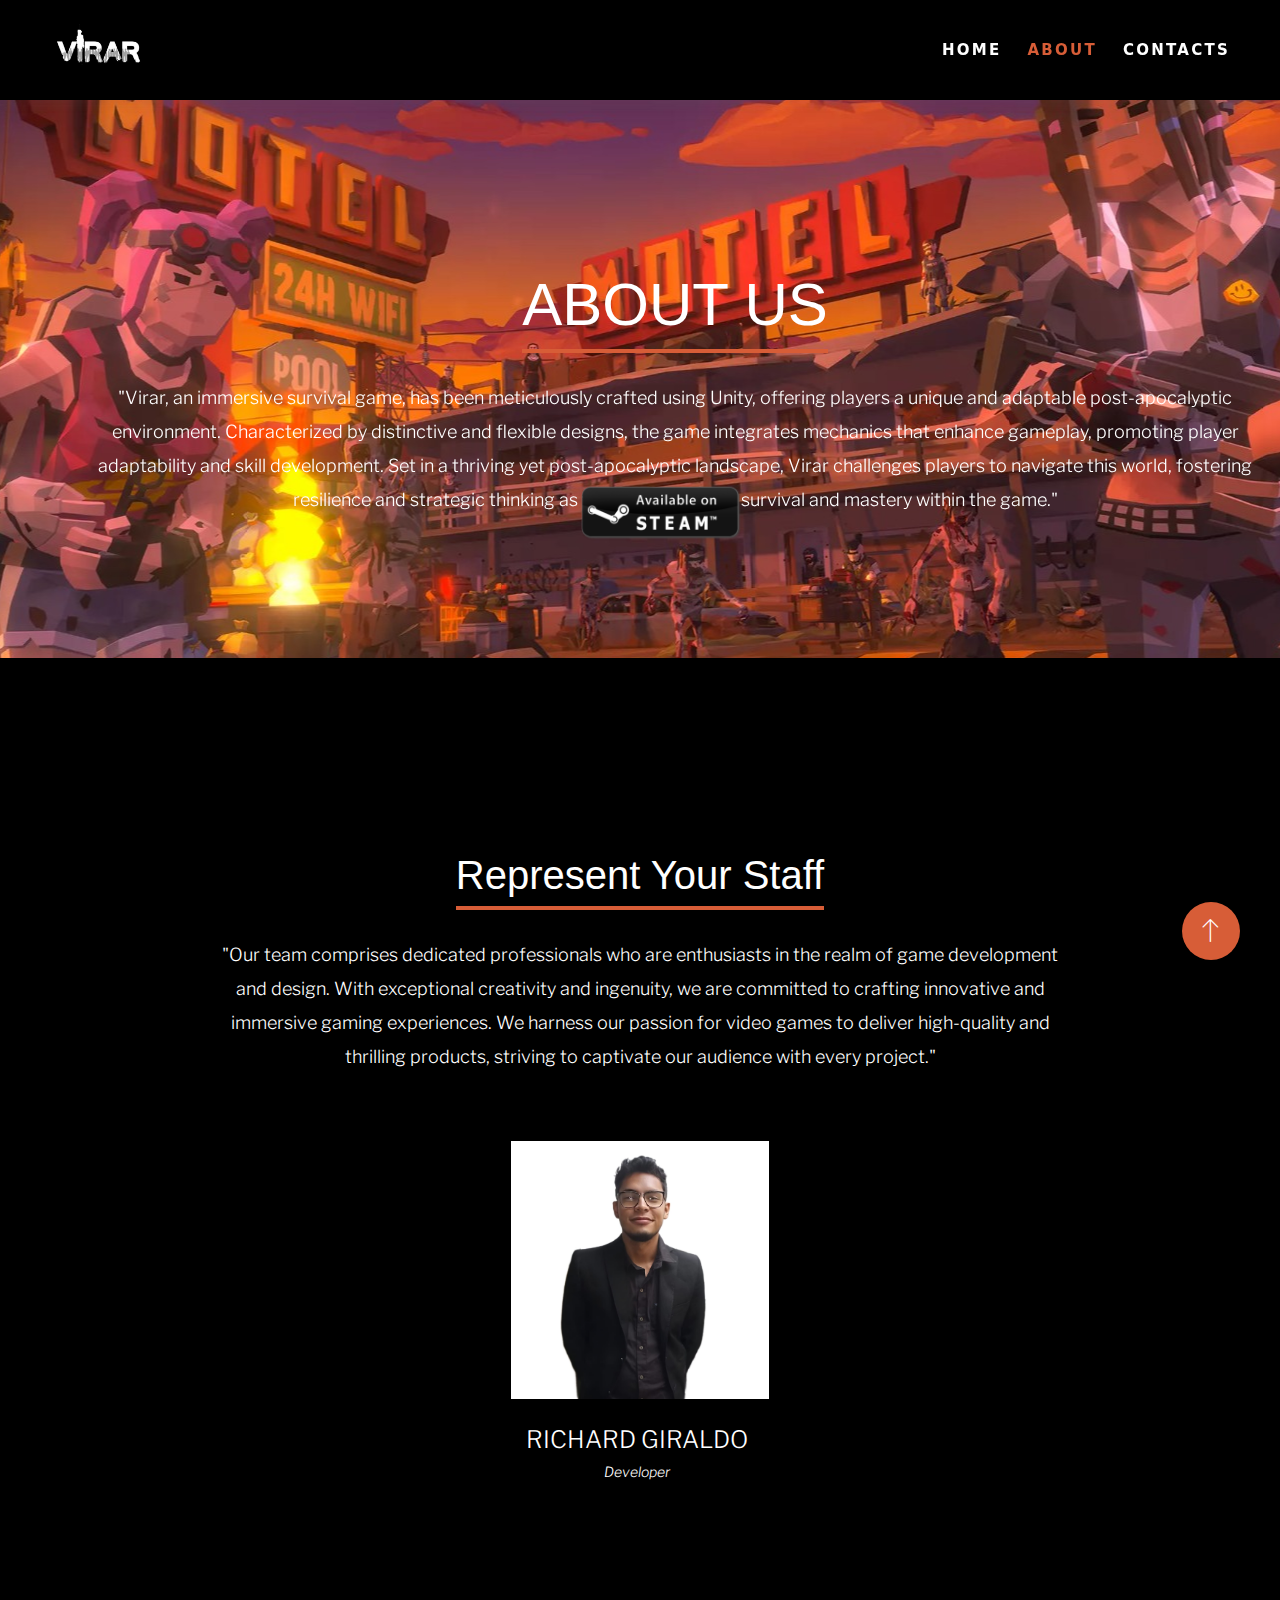
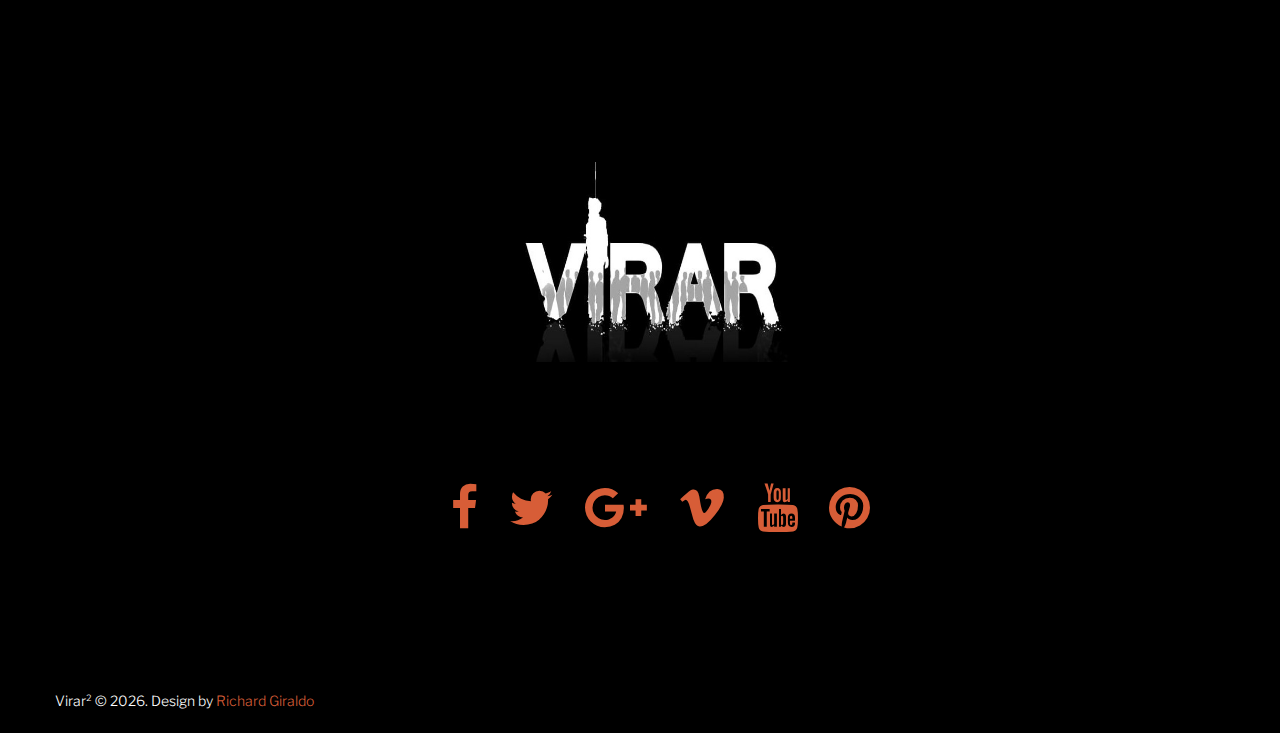
<file: about.html>
<!DOCTYPE html>
<html class="wide wow-animation" lang="en">

<head>
  <title>Home</title>
  <meta charset="utf-8">
  <meta name="format-detection" content="telephone=no">
  <meta name="viewport"
    content="width=device-width, height=device-height, initial-scale=1.0, maximum-scale=1.0, user-scalable=0">
  <meta http-equiv="X-UA-Compatible" content="IE=edge">
  <link rel="icon" href="images/logo2.jpeg" type="image/x-icon">
  <link rel="stylesheet" type="text/css"
    href="//fonts.googleapis.com/css?family=Libre+Franklin:200,300,500,600,300italic">
  <link rel="stylesheet" href="css/bootstrap.css">
  <link rel="stylesheet" href="css/style.css">
  <style>
    .ie-panel {
      display: none;
      background: #212121;
      padding: 10px 0;
      box-shadow: 3px 3px 5px 0 rgba(0, 0, 0, .3);
      clear: both;
      text-align: center;
      position: relative;
      z-index: 1;
    }

    html.ie-10 .ie-panel,
    html.lt-ie-10 .ie-panel {
      display: block;
    }
  </style>
</head>

<body>
  <header class="page-header">
    <!--RD Navbar-->
    <div class="rd-navbar-wrap">
      <nav class="rd-navbar" data-layout="rd-navbar-fixed" data-sm-layout="rd-navbar-fixed"
        data-sm-device-layout="rd-navbar-fixed" data-md-layout="rd-navbar-fixed" data-md-device-layout="rd-navbar-fixed"
        data-lg-device-layout="rd-navbar-fixed" data-xl-device-layout="rd-navbar-static"
        data-xxl-device-layout="rd-navbar-static" data-lg-layout="rd-navbar-fixed" data-xl-layout="rd-navbar-static"
        data-xxl-layout="rd-navbar-static" data-stick-up-clone="false" data-sm-stick-up="true" data-md-stick-up="true"
        data-lg-stick-up="true" data-xl-stick-up="true" data-xxl-stick-up="true" data-lg-stick-up-offset="69px"
        data-xl-stick-up-offset="1px" data-xxl-stick-up-offset="1px">
        <div class="rd-navbar-inner">
          <!--RD Navbar Panel-->
          <div class="rd-navbar-panel">
            <button class="rd-navbar-toggle" data-rd-navbar-toggle=".rd-navbar-nav-wrap"><span></span></button>
            <!--RD Navbar Brand-->
            <div class="rd-navbar-brand"><a class="brand-name" href="index.html"><img src="images/logo3.png" alt=""
                  width="100" height="32" /></a></div>
          </div>
          <!--RD Navbar Nav-->
          <div class="rd-navbar-nav-wrap">
            <ul class="rd-navbar-nav">
              <li><a href="index.html">Home</strong></a></li>
              <li class="active"><a href="about.html">About</a></li>
              <li><a href="contacts.html">Contacts</a></li>
            </ul>
          </div>
        </div>
      </nav>
    </div>
  </header>

  <section class="text-center">
    <!--RD Parallax-->
    <div class="parallax-container bg-image rd-parallax-light" data-parallax-img="images/imagen1.jpeg">
      <div class="parallax-content">
        <div class="container section-xxl">
          <h2 class="subrayado">ABOUT US</h2>
          <p>"Virar, an immersive survival game, has been meticulously crafted using Unity,
            offering players a unique and adaptable post-apocalyptic environment. Characterized by
            distinctive and flexible designs, the game integrates mechanics that enhance gameplay,
            promoting player adaptability and skill development. Set in a thriving yet post-apocalyptic
            landscape, Virar challenges players to navigate this world, fostering resilience and strategic
            thinking as they work towards survival and mastery within the game."</p>
          <img class="button-imge" src="images/boton1.png" data-caption-animate="fadeInUpSmall" data-caption-delay="200"
            href="#section-see-features" data-custom-scroll-to="section-see-features">
        </div>
      </div>
    </div>
  </section>

  <section class="section-xl bg-default text-center">
    <div class="container">
      <div class="row row-30 justify-content-lg-center">
        <div class="col-lg-11 col-xl-9">
          <h3>Represent Your Staff</h3>
          <p>"Our team comprises dedicated professionals who are enthusiasts in the realm of game
            development and design. With exceptional creativity and ingenuity, we are committed to
            crafting innovative and immersive gaming experiences. We harness our passion for video games
            to deliver high-quality and thrilling products,
            striving to captivate our audience with every project." </p>
        </div>
      </div>
      <div class="row row-50 offset-top-1">
        <div class="col-md-6 col-lg-4">
          <!--Thumb corporate-->
          <div class="thumb thumb-corporate">
            <div class="thumb-corporate__main"><img src="images/fotoR.jpeg" alt="" width="418" height="315" />
              <div class="thumb-corporate__overlay">
                <ul class="list-inline-sm thumb-corporate__list">
                  <li><a class="icon icon-sm fa-facebook" href="#"></a></li>
                  <li><a class="icon icon-sm fa-twitter" href="#"></a></li>
                  <li><a class="icon icon-sm fa-google-plus" href="#"></a></li>
                  <li><a class="icon icon-sm fa-vimeo" href="#"></a></li>
                  <li><a class="icon icon-sm fa-youtube" href="#"></a></li>
                  <li><a class="icon icon-sm fa-pinterest-p" href="#"></a></li>
                </ul>
              </div>
            </div>
            <div class="thumb-corporate__caption">
              <p class="thumb__title"><a href="#">RICHARD GIRALDO</a></p>
              <p class="thumb__subtitle">Developer</p>
            </div>
          </div>
        </div>
      </div>
    </div>
  </section>
  <!--Page Footer-->
  <section class="pre-footer-corporate">
    <div class="container">
      <div class="row justify-content-sm-center justify-content-lg-start row-30 row-md-60">
        <div class="col-sm-10 col-md-6 col-lg-10 col-xl-3">
          <img class="logofot1" src="images/logo2.jpeg" alt="">
        </div>
        <div class="container">
          <div class="footer-corporate__inner">
            <ul class="list-inline-xxs1">
              <li><a class="icon icon-xxs icon-primary fa fa-facebook" href="#"></a></li>
              <li><a class="icon icon-xxs icon-primary fa fa-twitter" href="#"></a></li>
              <li><a class="icon icon-xxs icon-primary fa fa-google-plus" href="#"></a></li>
              <li><a class="icon icon-xxs icon-primary fa fa-vimeo" href="#"></a></li>
              <li><a class="icon icon-xxs icon-primary fa fa-youtube" href="#"></a></li>
              <li><a class="icon icon-xxs icon-primary fa fa-pinterest" href="#"></a></li>
            </ul>
          </div>
        </div>
  </section>
  <footer class="footer-corporate">
    <div class="container">
      <div class="footer-corporate__inner">
        <p class="rights">Virar&#178;&nbsp;&copy; <span class="copyright-year"></span>.
          Design&nbsp;by&nbsp;<a href="">Richard Giraldo </a>
        </p>
      </div>
    </div>
  </footer>
  </div>
  <!--Global Mailform Output-->
  <div class="snackbars" id="form-output-global"></div>
  <!--Javascript-->
  <script src="js/core.min.js" defer></script>
  <script src="js/script.js" defer></script>
  <!--coded by ATOM-->
</body>

</html>
</file>
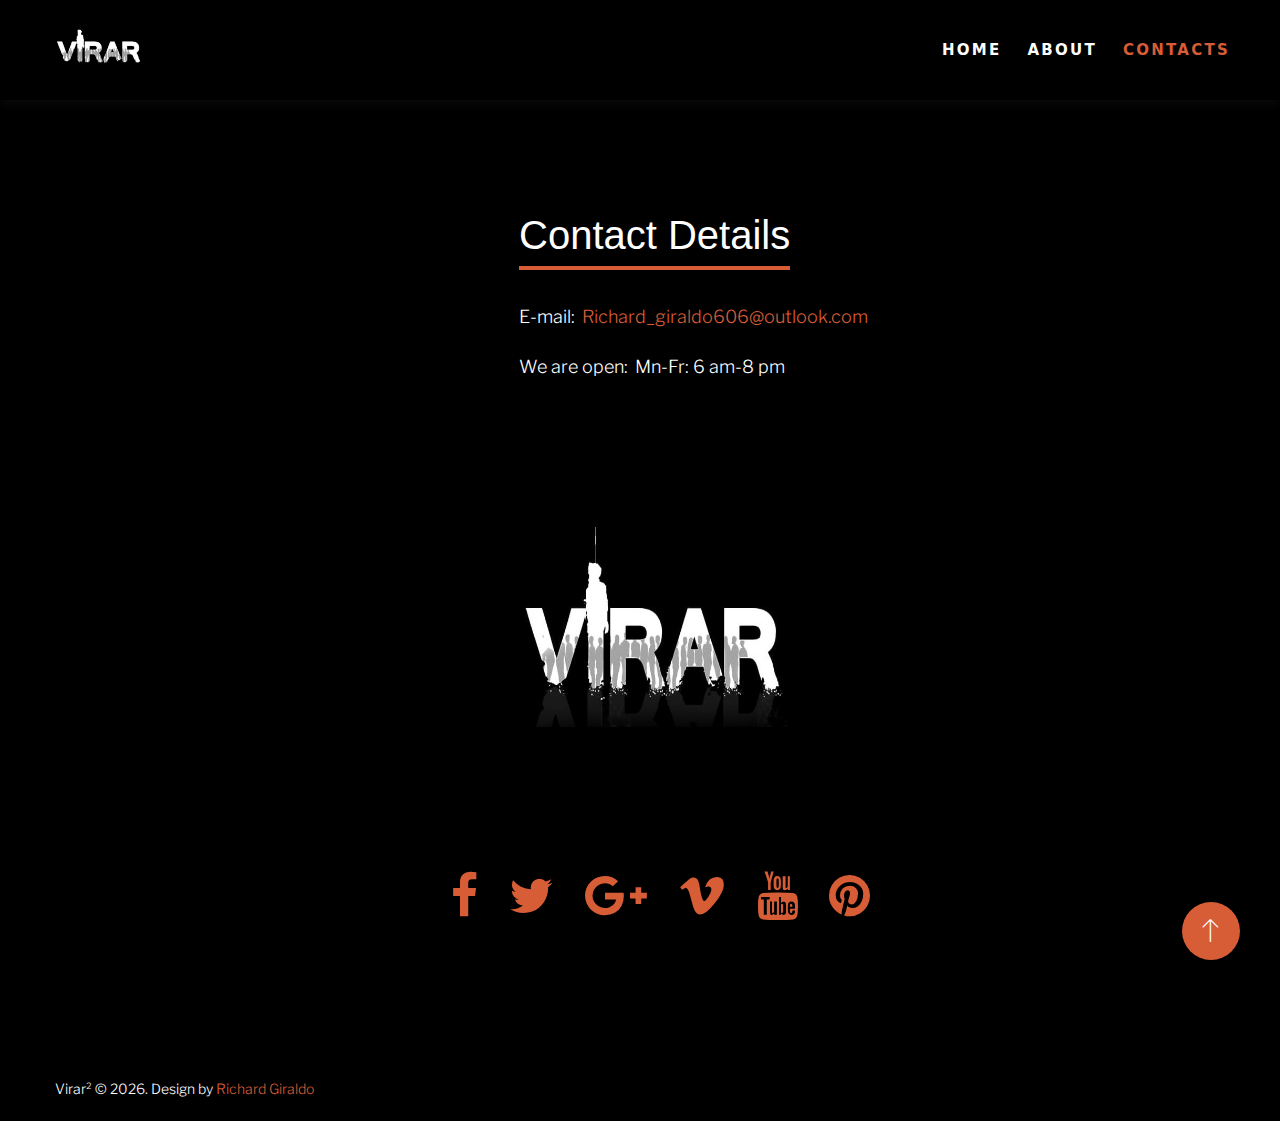
<file: contacts.html>
<!DOCTYPE html>
<html class="wide wow-animation" lang="en">

<head>
  <title>Home</title>
  <meta charset="utf-8">
  <meta name="format-detection" content="telephone=no">
  <meta name="viewport"
    content="width=device-width, height=device-height, initial-scale=1.0, maximum-scale=1.0, user-scalable=0">
  <meta http-equiv="X-UA-Compatible" content="IE=edge">
  <link rel="icon" href="images/logo2.jpeg" type="image/x-icon">
  <link rel="stylesheet" type="text/css"
    href="//fonts.googleapis.com/css?family=Libre+Franklin:200,300,500,600,300italic">
  <link rel="stylesheet" href="css/bootstrap.css">
  <link rel="stylesheet" href="css/style.css">
  <style>
    .ie-panel {
      display: none;
      background: #212121;
      padding: 10px 0;
      box-shadow: 3px 3px 5px 0 rgba(0, 0, 0, .3);
      clear: both;
      text-align: center;
      position: relative;
      z-index: 1;
    }

    html.ie-10 .ie-panel,
    html.lt-ie-10 .ie-panel {
      display: block;
    }
  </style>
</head>

<body>
  <!--Page Header-->
  <header class="page-header">
    <!--RD Navbar-->
    <div class="rd-navbar-wrap">
      <nav class="rd-navbar" data-layout="rd-navbar-fixed" data-sm-layout="rd-navbar-fixed"
        data-sm-device-layout="rd-navbar-fixed" data-md-layout="rd-navbar-fixed" data-md-device-layout="rd-navbar-fixed"
        data-lg-device-layout="rd-navbar-fixed" data-xl-device-layout="rd-navbar-static"
        data-xxl-device-layout="rd-navbar-static" data-lg-layout="rd-navbar-fixed" data-xl-layout="rd-navbar-static"
        data-xxl-layout="rd-navbar-static" data-stick-up-clone="false" data-sm-stick-up="true" data-md-stick-up="true"
        data-lg-stick-up="true" data-xl-stick-up="true" data-xxl-stick-up="true" data-lg-stick-up-offset="69px"
        data-xl-stick-up-offset="1px" data-xxl-stick-up-offset="1px">
        <div class="rd-navbar-inner">
          <!--RD Navbar Panel-->
          <div class="rd-navbar-panel">
            <button class="rd-navbar-toggle" data-rd-navbar-toggle=".rd-navbar-nav-wrap"><span></span></button>
            <!--RD Navbar Brand-->
            <div class="rd-navbar-brand"><a class="brand-name" href="index.html"><img src="images/logo3.png" alt=""
                  width="100" height="32" /></a></div>
          </div>
          <!--RD Navbar Nav-->
          <div class="rd-navbar-nav-wrap">
            <ul class="rd-navbar-nav">
              <li><a href="index.html">Home</strong></a></li>
              <li><a href="about.html">About</a></li>
              <li class="active"><a href="contacts.html">Contacts</a></li>
            </ul>
          </div>
        </div>
      </nav>
    </div>
  </header>

  <section class="section-lg bg-default">
    <div class="container">
      <div class="row row-50">
        <div class="col-md-5 col-lg-4">
          <h3 class="dis">Contact Details</h3>
          <ul class="list-xs contact-info">
            <li>
              <dl class="list-terms-minimal">
                <dt>E-mail</dt>
                <dd><a href="mailto:#">Richard_giraldo606@outlook.com</a></dd>
              </dl>
            </li>
            <li>
              <dl class="list-terms-minimal">
                <dt>We are open</dt>
                <dd>Mn-Fr: 6 am-8 pm</dd>
              </dl>
            </li>

          </ul>
        </div>
        <!--<div class="col-md-7 col-lg-8">-->
        <!--<h3>Let’s Get in Touch</h3>-->
        <!--RD Mailform
              <form class="rd-mailform rd-mailform_style-1" data-form-output="form-output-global" data-form-type="contact" method="post" action="bat/rd-mailform.php">
                <div class="form-wrap form-wrap_icon linear-icon-man">
                  <input class="form-input" id="contact-name" type="text" name="name" data-constraints="@Required">
                  <label class="form-label" for="contact-name">Your name</label>
                </div>
                <div class="form-wrap form-wrap_icon linear-icon-envelope">
                  <input class="form-input" id="contact-email" type="email" name="email" data-constraints="@Email @Required">
                  <label class="form-label" for="contact-email">Your e-mail</label>
                </div>
                <div class="form-wrap form-wrap_icon linear-icon-telephone">
                  <input class="form-input" id="contact-phone" type="text" name="phone" data-constraints="@Numeric">
                  <label class="form-label" for="contact-phone">Your phone</label>
                </div>
                <div class="form-wrap form-wrap_icon linear-icon-feather">
                  <textarea class="form-input" id="contact-message" name="message" data-constraints="@Required"></textarea>
                  <label class="form-label" for="contact-message">Your message</label>
                </div>
                <button class="button button-primary" type="submit">send</button>
              </form>
            </div>
          </div>
        </div>-->
  </section>
  <!--Page Footer-->
  <section class="pre-footer-corporate">
    <div class="container">
      <div class="row justify-content-sm-center justify-content-lg-start row-30 row-md-60">
        <div class="col-sm-10 col-md-6 col-lg-10 col-xl-3">
          <img class="logofot" src="images/logo2.jpeg" alt="">
        </div>
        <div class="container">
          <div class="footer-corporate__inner">
            <ul class="list-inline-xxs">
              <li><a class="icon icon-xxs icon-primary fa fa-facebook" href="#"></a></li>
              <li><a class="icon icon-xxs icon-primary fa fa-twitter" href="#"></a></li>
              <li><a class="icon icon-xxs icon-primary fa fa-google-plus" href="#"></a></li>
              <li><a class="icon icon-xxs icon-primary fa fa-vimeo" href="#"></a></li>
              <li><a class="icon icon-xxs icon-primary fa fa-youtube" href="#"></a></li>
              <li><a class="icon icon-xxs icon-primary fa fa-pinterest" href="#"></a></li>
            </ul>
          </div>
        </div>
  </section>
  <footer class="footer-corporate">
    <div class="container">
      <div class="footer-corporate__inner">
        <p class="rights">Virar&#178;&nbsp;&copy; <span class="copyright-year"></span>.
          Design&nbsp;by&nbsp;<a href="">Richard Giraldo </a>
        </p>
      </div>
    </div>
  </footer>
  </div>
  <!--Global Mailform Output-->
  <div class="snackbars" id="form-output-global"></div>
  <!--Javascript-->
  <script src="js/core.min.js" defer></script>
  <script src="js/script.js" defer></script>
  <!--coded by ATOM-->
</body>

</html>
</file>
<file: css/style.css>
/**
 * [Table of contents]
 *   1 Custom styles
 *     1.1 Main Styles
 *     1.2 Typography
 *     1.3 Colors
 *     1.4 Main layout
 *   2 Components
 *     2.1 Icons
 *     2.2 Links
 *     2.3 Buttons
 *     2.4 Blurb
 *     2.5 Forms
 *     2.6 Lists
 *     2.7 Thumbnails
 *     2.8 Quotes
 *     2.9 Snackbars
 *     2.10 Breadcrumbs
 *     2.11 Comments
 *     2.12 Layouts
 *     2.13 Posts
 *     2.14 Parallax header
 *     2.15 Banners
 *   3 Helpers
 *     3.1 Contexts
 *     3.2 Backgrounds
 *     3.3 Text Alignment
 *     3.4 Text styling
 *     3.5 Groups
 *     3.6 Offsets
 *     3.7 Utilities
 *     3.8 Wrappers
 *   4 Modules
 *     4.1 Flex Grid
 *     4.2 Responsive Units
 *   5 Plugins
 *     5.1 Animate
 *     5.2 Owl Carousel
 *     5.3 RD Navbar
 *     5.4 Material Parallax
 *     5.5 Google Map
 *     5.6 ToTop
 *     5.7 Swiper
 *     5.8 Vide
 *     5.9 Page loader
 *     5.10 LightGallery
 *   6 Fonts
 *     6.1 Font Awesome
 *     6.2 Linearicons
 */
/** @group Custom styles */
a:focus,
button:focus {
	outline: none !important;
}

button::-moz-focus-inner {
	border: 0;
}

*:focus {
	outline: none;
}

blockquote {
	padding: 0;
	margin: 0;
}

input,
button,
select,
textarea {
	outline: none;
}

label {
	margin-bottom: 0;
}

p {
	margin: 0;
}

ul,
ol {
	list-style: none;
	padding: 0;
	margin: 0;
}

ul li,
ol li {
	display: block;
}

dl {
	margin: 0;
}

dt,
dd {
	line-height: inherit;
}

dt {
	font-weight: inherit;
}

dd {
	margin-bottom: 0;
}

cite {
	font-style: normal;
}

form {
	margin-bottom: 0;
}

blockquote {
	padding-left: 0;
	border-left: 0;
}

address {
	margin-top: 0;
	margin-bottom: 0;
}

figure {
	margin-bottom: 0;
}

html p a:hover {
	text-decoration: none;
}

/** @section Main Styles */
body {
	-webkit-text-size-adjust: none;
	-webkit-font-smoothing: subpixel-antialiased;
	font-size: 14px;
	font-weight: 300;
	font-family: "Libre Franklin", Helvetica, Arial, sans-serif;
	line-height: 1.88889;
	color: #fff;
}

@media (min-width: 768px) {
	body {
		font-size: 16px;
	}
}

@media (min-width: 1200px) {
	body {
		font-size: 18px;
	}
}

a {
	display: inline-block;
	text-decoration: none;
	transition: .33s all ease;
}

a, a:active, a:focus {
	color: #d75d37;
}

a:hover, a:focus {
	color: #d75d37;
	text-decoration: none;
}

a[href*='callto'], a[href*='mailto'] {
	white-space: nowrap;
}

img {
	display: inline-block;
	max-width: 100%;
	height: auto;
}

hr {
	margin-top: 0;
	margin-bottom: 0;
	border-top: 1px solid #e0e0e2;
}

/** @section Typography */
h1, h2, h3, h4, h5, h6, .heading-1, .heading-2, .heading-3, .heading-4, .heading-5, .heading-6 {
	margin-top: 0;
	margin-bottom: 0;
	font-family: Impact, Haettenschweiler, 'Arial Narrow Bold', sans-serif;
	color: #fff;
}

h1, h2, h3, h4, h5, h6, .subrayado{
	text-decoration: none; /* Eliminamos el subrayado predeterminado */
   border-bottom: 4px solid #d75d37; /* Crea un subrayado de 2 píxeles de grosor y color azul */
   display: inline-block; /* Permite que el contenedor se ajuste al ancho del texto */
   padding-bottom: 4px; /* Ajusta el espacio entre el texto y el subrayado según tus necesidades */
           
}
h1 a, h2 a, h3 a, h4 a, h5 a, h6 a, .heading-1 a, .heading-2 a, .heading-3 a, .heading-4 a, .heading-5 a, .heading-6 a {
	display: inline;
	font: inherit;
	letter-spacing: inherit;
}

h1 a, h1 a:active, h1 a:focus, h2 a, h2 a:active, h2 a:focus, h3 a, h3 a:active, h3 a:focus, h4 a, h4 a:active, h4 a:focus, h5 a, h5 a:active, h5 a:focus, h6 a, h6 a:active, h6 a:focus, .heading-1 a, .heading-1 a:active, .heading-1 a:focus, .heading-2 a, .heading-2 a:active, .heading-2 a:focus, .heading-3 a, .heading-3 a:active, .heading-3 a:focus, .heading-4 a, .heading-4 a:active, .heading-4 a:focus, .heading-5 a, .heading-5 a:active, .heading-5 a:focus, .heading-6 a, .heading-6 a:active, .heading-6 a:focus {
	color: inherit;
}

h1 a:hover, h2 a:hover, h3 a:hover, h4 a:hover, h5 a:hover, h6 a:hover, .heading-1 a:hover, .heading-2 a:hover, .heading-3 a:hover, .heading-4 a:hover, .heading-5 a:hover, .heading-6 a:hover {
	color: #d75d37;
}

h1 > *, h2 > *, h3 > *, h4 > *, h5 > *, h6 > *, .heading-1 > *, .heading-2 > *, .heading-3 > *, .heading-4 > *, .heading-5 > *, .heading-6 > * {
	display: inline-block;
}

h1 span:not(:last-child), h2 span:not(:last-child), h3 span:not(:last-child), h4 span:not(:last-child), h5 span:not(:last-child), h6 span:not(:last-child), .heading-1 span:not(:last-child), .heading-2 span:not(:last-child), .heading-3 span:not(:last-child), .heading-4 span:not(:last-child), .heading-5 span:not(:last-child), .heading-6 span:not(:last-child) {
	margin-right: .25em;
}

h1,
.heading-1 {
	font-size: 34px;
	font-weight: 400;
	line-height: 1.2;
}

@media (min-width: 768px) {
	h1,
	.heading-1 {
		font-size: 56px;
		line-height: 1.1;
	}
}

@media (min-width: 1200px) {
	h1,
	.heading-1 {
		font-size: 80px;
	}
}

h2,
.heading-2 {
	font-size: 26px;
	line-height: 1.3;
	font-weight: 200;
}

@media (min-width: 768px) {
	h2,
	.heading-2 {
		font-size: 32px;
		line-height: 1.33333;
	}
}

@media (min-width: 992px) {
	h2,
	.heading-2 {
		font-size: 44px;
	}
}

@media (min-width: 1200px) {
	h2,
	.heading-2 {
		font-size: 60px;
	}
}

h3,
.heading-3 {
	font-size: 22px;
	line-height: 1.45;
	font-weight: 200;
}

@media (min-width: 768px) {
	h3,
	.heading-3 {
		font-size: 28px;
	}
}

@media (min-width: 1200px) {
	h3,
	.heading-3 {
		font-size: 40px;
		line-height: 1.35;
		
	}
  .dis{
    position: relative;
		top: -2rem;
		left: 29rem;
}

}

h4,
.heading-4 {
	font-size: 20px;
	line-height: 1.35;
	font-weight: 300;
}

@media (min-width: 768px) {
	h4,
	.heading-4 {
		font-size: 24px;
	}
}

@media (min-width: 1200px) {
	h4,
	.heading-4 {
		font-size: 30px;
		line-height: 1.43333;
	}
}

h5,
.heading-5 {
	font-size: 18px;
	font-weight: 300;
	line-height: 1.45;
}

@media (min-width: 768px) {
	h5,
	.heading-5 {
		font-size: 20px;
	}
}

@media (min-width: 1200px) {
	h5,
	.heading-5 {
		font-size: 24px;
		line-height: 1.54167;
	}
}

h6,
.heading-6 {
	font-size: 14px;
	font-weight: 300;
	line-height: 1.5;
}

@media (min-width: 768px) {
	h6,
	.heading-6 {
		font-size: 18px;
		line-height: 1.55556;
	}
}

.big {
	font-size: 22px;
}

small,
.small {
	display: block;
	font-size: 14px;
	line-height: 1.71429;
}

code,
.code {
	padding: 1px 5px;
	border-radius: 0;
	font-family: "Libre Franklin", Helvetica, Arial, sans-serif;
	color: #fff;
	background: #000;
}

/** @section Colors */
.page .text-primary {
	color: #2ed3ae;
}

.page .text-dark {
	color: #333;
}

/** @section Main layout */
.page {
	position: relative;
	overflow: hidden;
	min-height: 100vh !important;
}

.page-header {
	position: relative;
	z-index: 1000;
	padding: 0;
	margin: 0;
	border-bottom: none;
}

.cat-img-group {
	position: relative;
	overflow: hidden;
	padding-bottom: 76.9696%;
}

.cat-img-group > div {
	position: absolute;
	bottom: 0;
}

.cat-img-group > div:first-of-type {
	right: 0;
	z-index: 1;
	max-width: 80%;
}

.cat-img-group > div:last-of-type {
	left: 0;
	max-width: 50%;
}

.cat-img-group img {
	width: auto;
}

.cat-wrap {
	padding: 60px 0 80px;
}

@media (min-width: 992px) {
	.cat-wrap {
		padding: 120px 0 140px;
	}
}

.cat-mod-1 {
	max-width: 715px;
	margin-left: auto;
	margin-right: auto;
	padding: 0 15px;
}

.cat-mod-1 > * {
	color: #fff;
}

[data-custom-toggle] {
	cursor: pointer;
}

/** @group Components */
/** @section Icons */
.icon {
	display: inline-block;
	line-height: 1;
	text-align: center;
}

.icon:before {
	display: inline-block;
	font-weight: 400;
	font-style: normal;
	speak: none;
	text-transform: none;
	-webkit-font-smoothing: antialiased;
	-moz-osx-font-smoothing: grayscale;
}

.page .icon-default {
	color: #888;
}

.page .icon-gray {
	color: #888;
}

.page .icon-primary {
	color: #d75d37;
}

.page .icon-secondary-2 {
	color: #ff596d;
}

.page .icon-secondary-4 {
	color: #ffc045;
}

.page .icon-gray-4 {
	color: #c7c7c7;
}

.page a.icon-default:hover {
	color: #2c2c2c;
}

.page a.icon-primary {
	color: #d75d37;
}

.page a.icon-primary:hover {
	color: #000;
}

.page .icon-xxs {
	font-size: 15px;
}

.page .icon-sm {
	font-size: 20px;
	line-height: 20px;
}

.page .icon-md {
	font-size: 22px;
	line-height: 22px;
}

.page .icon-lg {
	font-size: 44px;
}

.page .icon-xxl {
	font-size: 48px;
}

@media (min-width: 992px) {
	.page .icon-xxl {
		font-size: 80px;
	}
}

.icon-circle {
	border-radius: 100%;
}

.icon.icon-circle {
	width: 2.2em;
	height: 2.2em;
	line-height: 2.2em;
}

.icon.icon-round {
	border-radius: 4px;
	width: 2.2em;
	height: 2.2em;
	line-height: 2.2em;
}

.icon-list-wrap > *, .icon-list-wrap:before {
	vertical-align: middle;
	margin-right: 6px;
}

/** @section Links */
@media (max-width: 767px) {
	.link-image {
		max-width: 370px;
		margin-left: auto;
		margin-right: auto;
	}
}

.link-image img {
	height: auto;
	width: 100%;
}

@media (min-width: 992px) {
	.desktop .link-image {
		box-shadow: 0 0 0 0 rgba(0, 0, 0, 0);
		transition: .44s all ease;
	}
	.desktop .link-image:hover {
		box-shadow: 0 5px 23px 0 rgba(0, 0, 0, 0.15);
	}
}

.link-gray-4, .link-gray-4:active, .link-gray-4:focus {
	color: #c7c7c7;
}

.link-gray-4:hover {
	color: #000;
}

.link-transparent {
	padding: 1px 20px;
	opacity: .3;
	transition: .33s;
	text-align: center;
}

.link-transparent:hover {
	opacity: 1;
}

/** @section Buttons */
.button {
	display: inline-block;
	width: auto;
	max-width: 100%;
	border: 1px solid;
	border-radius: 3px;
	padding: 12px 30px;
	font-size: 12px;
	line-height: 24px;
	font-family: "Libre Franklin", Helvetica, Arial, sans-serif;
	font-weight: 600;
	letter-spacing: .06em;
	transition: .33s all ease;
	white-space: normal;
	text-transform: uppercase;
	cursor: pointer;
	text-align: center;
}

@media (min-width: 992px) {
	.button {
		padding: 10px 20px;
		font-size: 12px;
		line-height: 10px;
	}
	
}

span.button {
	cursor: default;
}

* + .button {
	margin-top: 10px;
}

@media (min-width: 768px) {
	* + .button {
		margin-top: 35px;
	}
}

.page .button-default {
	color: #222;
	background-color: transparent;
	border-color: #888;
}

.page .button-default:hover, .page .button-default:focus, .page .button-default:active, .page .button-default:hover {
	color: #fff;
	background-color: #222;
	border-color: #222;
}

 .button-img {
	display: block;
    width: 200px; /* Ajusta el ancho de la imagen según tus necesidades */
    height: 200px; /* Ajusta el alto de la imagen según tus necesidades */
    background-size: cover; /* Ajusta el tamaño de la imagen para cubrir completamente el área del botón */
    text-indent: -9999px; /* Oculta el texto del enlace */
	position: absolute;
    top: 130px; /* Ajusta la posición vertical del botón con respecto al contenedor */
    left: 400px; /* Ajusta la posición horizontal del botón con respecto al contenedor */
	cursor: pointer;
}
.button-imge{
	display: block;
    width: 180px; /* Ajusta el ancho de la imagen según tus necesidades */
    height: 180px; /* Ajusta el alto de la imagen según tus necesidades */
    background-size: cover; /* Ajusta el tamaño de la imagen para cubrir completamente el área del botón */
    text-indent: -9999px; /* Oculta el texto del enlace */
	position: absolute;
    top: 300px; /* Ajusta la posición vertical del botón con respecto al contenedor */
    left: 570px; /* Ajusta la posición horizontal del botón con respecto al contenedor */
	cursor: pointer;
}

.button2-img {
	display: block;
    width: 200px; /* Ajusta el ancho de la imagen según tus necesidades */
    height: 200px; /* Ajusta el alto de la imagen según tus necesidades */
    background-size: cover; /* Ajusta el tamaño de la imagen para cubrir completamente el área del botón */
    text-indent: -9999px; /* Oculta el texto del enlace */
	position: absolute;
    top: 130px; /* Ajusta la posición vertical del botón con respecto al contenedor */
    left: 600px; /* Ajusta la posición horizontal del botón con respecto al contenedor */
	cursor: pointer;
}

.page .button-gray-light-outline {
	color: #000;
	background-color: transparent;
	border-color: #e0e0e2;
}

.page .button-gray-light-outline:hover, .page .button-gray-light-outline:focus, .page .button-gray-light-outline:active, .page .button-gray-light-outline:hover {
	color: #fff;
	background-color: #2ed3ae;
	border-color: #2ed3ae;
}

.page span.button-gray-light-outline {
	color: #000;
	background-color: transparent;
	border-color: #e0e0e2;
}

.page span.button-gray-light-outline:hover, .page span.button-gray-light-outline:focus, .page span.button-gray-light-outline:active, .page span.button-gray-light-outline:hover {
	color: #000;
	background-color: transparent;
	border-color: #e0e0e2;
}

.button-xs {
	padding: 5px 25px;
	font-size: 12px;
	line-height: 22px;
}

.button-sm {
	padding: 6px 25px;
	font-size: 13px;
	line-height: 24px;
}

.button-lg {
	padding: 18px 45px;
	font-size: 16px;
	line-height: 24px;
}

@media (min-width: 1200px) {
	.button-lg {
		padding-left: 60px;
		padding-right: 60px;
	}
}

.button-xl {
	padding: 20px 50px;
	font-size: 18px;
	line-height: 28px;
}

@media (min-width: 1200px) {
	.button-xl {
		padding-left: 75px;
		padding-right: 75px;
	}
}

.button-circle {
	border-radius: 35px;
}

.button-square {
	border-radius: 0;
}

.button-round-2 {
	border-radius: 8px;
}

.button-link {
	border: 0;
	padding: 0;
}

.button-link, .button-link:active, .button-link:focus {
	color: #000;
}

.button-link:hover {
	color: #2ed3ae;
}

.button-link:after {
	display: inline-block;
	padding-left: 8px;
	content: '\e944';
	font-family: 'Linearicons';
}

.page .button.button-icon .icon {
	position: relative;
	top: -.21em;
	display: inline-block;
	vertical-align: middle;
	color: inherit;
	font-size: 1.85em;
	line-height: 0;
}

.page .button.button-icon-left .icon {
	padding-right: 11px;
}

.page .button.button-icon-right {
	-webkit-flex-direction: row-reverse;
	-ms-flex-direction: row-reverse;
	flex-direction: row-reverse;
}

.page .button.button-icon-right .icon {
	padding-left: 11px;
}

.button-block {
	display: block;
	width: 100%;
}

.btn-primary:active:hover {
	background-color: #2ed3ae;
	border-color: #2ed3ae;
}

/** @section Blurb */
.blurb img {
	width: auto;
}

.blurb__title {
	font-size: 18px;
	line-height: 1.33;
	color: #000;
}

* + .blurb__title {
	margin-top: 16px;
}

@media (min-width: 1200px) {
	.blurb__title {
		font-size: 24px;
		line-height: 1.54167;
	}
	* + .blurb__title {
		margin-top: 45px;
	}
}

.blurb-circle {
	text-align: left;
}

.blurb-circle .unit .blurb-circle__icon {
	position: relative;
	top: 3px;
}

.blurb-circle__icon .icon {
	width: 2.4em;
	height: 2.4em;
	border: 1px solid #2ed3ae;
	border-radius: 50%;
	text-align: center;
	color: #2ed3ae;
	font-size: 30px;
	line-height: 2.33em;
}

.blurb-circle__icon .icon::before {
	line-height: inherit;
}

@media (min-width: 1200px) {
	.blurb-circle__icon .icon {
		font-size: 36px;
	}
}

@media (min-width: 1600px) {
	.blurb-circle__icon .icon {
		font-size: 44px;
	}
}

.blurb-circle.blurb-circle_centered {
	max-width: 360px;
	margin-left: auto;
	margin-right: auto;
	text-align: center;
}

@media (max-width: 767px) {
	.blurb-circle {
		max-width: 360px;
		margin-left: auto;
		margin-right: auto;
	}
}

.blurb-minimal {
	text-align: left;
}

.blurb-minimal .unit .blurb-minimal__icon .icon {
	font-size: 32px;
}

.blurb-minimal__icon .icon {
	font-size: 30px;
	color: #2ed3ae;
}

.blurb-minimal.blurb-minimal_black, .blurb-minimal.blurb-minimal_black .blurb-minimal__icon .icon {
	color: #000;
}

@media (min-width: 1200px) {
	.blurb-minimal__icon .icon {
		font-size: 36px;
	}
}

@media (min-width: 1600px) {
	.blurb-minimal__icon .icon {
		font-size: 44px;
	}
}

/** @section Forms */
.rd-mailform {
	position: relative;
	text-align: left;
}

.rd-mailform * + .button {
	margin-top: 25px;
}

input:-webkit-autofill ~ label,
input:-webkit-autofill ~ .form-validation {
	color: #000 !important;
}

.form-label,
.form-label-outside {
	margin-bottom: 0;
	font-size: 14px;
	font-weight: 400;
	line-height: 24px;
	font-style: italic;
}

.form-input {
	display: block;
	width: 100%;
	min-height: 60px;
	padding: 17px 19px;
	font-size: 14px;
	font-weight: 400;
	line-height: 24px;
	font-style: italic;
	color: #888;
	background-color: #f8f8f8;
	background-image: none;
	border: 1px solid #f8f8f8;
	border-radius: 3px;
	box-shadow: none;
	-webkit-appearance: none;
	transition: .3s ease-in-out;
	border: 1px solid #f8f8f8;
}

.form-input:focus {
	outline: 0;
	background: #fff;
	border-color: #2ed3ae;
	box-shadow: none;
}

.bg-gray-lighter .form-input {
	border-color: #c7c7c7;
}

textarea.form-input {
	height: 216px;
	min-height: 60px;
	max-height: 367px;
	resize: vertical;
}

.form-wrap {
	position: relative;
}

.form-wrap_icon {
	position: relative;
}

.form-wrap_icon .form-input {
	padding-left: 60px;
}

.form-wrap_icon .form-label {
	left: 60px;
}

.form-wrap_icon::before {
	position: absolute;
	top: 30px;
	left: 22px;
	transform: translateY(-61%);
	margin-right: 7px;
	font-size: 24px;
	line-height: 24px;
	color: #c7c7c7;
}

.form-wrap_icon__label-outside:before {
	top: auto;
	bottom: 30px;
	transform: translateY(45%);
}

* + .form-wrap {
	margin-top: 20px;
}

.form-wrap + .form-wrap {
	margin-top: 20px;
}

.form-label {
	position: absolute;
	top: 30px;
	left: 19px;
	pointer-events: none;
	z-index: 9;
	transition: .25s;
	will-change: transform;
	transform: translateY(-50%);
}

.form-label.focus {
	opacity: 0;
}

.form-label.auto-fill {
	color: #888;
}

.form-label-outside {
	color: #000;
	font-style: normal;
}

@media (min-width: 768px) {
	.form-label-outside {
		position: static;
	}
	.form-label-outside, .form-label-outside.focus, .form-label-outside.auto-fill {
		transform: none;
	}
}

.form-label-outside ~ .form-input {
	font-style: italic;
}

.form-label-outside ~ .form-validation {
	top: 31px;
}

.form-validation {
	position: absolute;
	right: 4px;
	top: 1px;
	z-index: 11;
	margin-top: 2px;
	font-size: 10px;
	line-height: 12px;
	font-style: italic;
	letter-spacing: 0;
	color: #d9534f;
	transition: .3s;
}

.form-validation-left .form-validation {
	right: auto;
	top: 100%;
	left: 0;
}

#form-output-global {
	position: fixed;
	bottom: 30px;
	left: 15px;
	visibility: hidden;
	transform: translateX(-500px);
	transition: .3s all ease;
	z-index: 9999999;
}

#form-output-global.active {
	transform: translateX(0);
	visibility: visible;
}

@media (min-width: 576px) {
	#form-output-global {
		left: 30px;
	}
}

.form-output {
	position: absolute;
	top: 100%;
	left: 0;
	font-size: 14px;
	line-height: 1.5;
	margin-top: 2px;
	transition: .3s;
	opacity: 0;
	visibility: hidden;
}

.form-output.active {
	opacity: 1;
	visibility: visible;
}

.form-output.error {
	color: #d9534f;
}

.form-output.success {
	color: #5cb85c;
}

.radio .radio-custom,
.radio-inline .radio-custom,
.checkbox .checkbox-custom,
.checkbox-inline .checkbox-custom {
	opacity: 0;
}

.radio .radio-custom[type='checkbox'], .radio .radio-custom-dummy,
.radio-inline .radio-custom[type='checkbox'],
.radio-inline .radio-custom-dummy,
.checkbox .checkbox-custom[type='checkbox'],
.checkbox .checkbox-custom-dummy,
.checkbox-inline .checkbox-custom[type='checkbox'],
.checkbox-inline .checkbox-custom-dummy {
	position: absolute;
	width: 25px;
	height: 25px;
	margin-left: -32px;
	margin-top: 0;
	outline: none;
	cursor: pointer;
}

.radio .radio-custom-dummy,
.radio-inline .radio-custom-dummy,
.checkbox .checkbox-custom-dummy,
.checkbox-inline .checkbox-custom-dummy {
	pointer-events: none;
	background: #f8f8f8;
	transition: 250ms;
}

.radio .radio-custom-dummy:after,
.radio-inline .radio-custom-dummy:after,
.checkbox .checkbox-custom-dummy:after,
.checkbox-inline .checkbox-custom-dummy:after {
	position: absolute;
	opacity: 0;
}

.radio .radio-custom:focus,
.radio-inline .radio-custom:focus,
.checkbox .checkbox-custom:focus,
.checkbox-inline .checkbox-custom:focus {
	outline: none;
}

.radio-custom:checked + .radio-custom-dummy:after,
.checkbox-custom:checked + .checkbox-custom-dummy:after {
	opacity: 1;
}

.checkbox-custom:checked ~ .checkbox-custom-dummy {
	background: #2ed3ae;
}

.radio,
.radio-inline {
	position: relative;
	font-size: 14px;
	line-height: 24px;
	font-weight: 400;
	font-style: italic;
	color: #888;
	padding-left: 32px;
	cursor: pointer;
}

.radio .radio-custom-dummy,
.radio-inline .radio-custom-dummy {
	border-radius: 50%;
}

.radio .radio-custom-dummy:after,
.radio-inline .radio-custom-dummy:after {
	content: '';
	top: 6px;
	right: 6px;
	bottom: 6px;
	left: 6px;
	background: #222;
	border-radius: 50%;
}

.checkbox,
.checkbox-inline {
	position: relative;
	font-size: 14px;
	line-height: 24px;
	font-weight: 400;
	font-style: italic;
	color: #888;
	padding-left: 32px;
}

.checkbox .checkbox-custom-dummy,
.checkbox-inline .checkbox-custom-dummy {
	pointer-events: none;
	border-radius: 3px;
	margin-left: 0;
	left: 0;
}

.checkbox .checkbox-custom-dummy:after,
.checkbox-inline .checkbox-custom-dummy:after {
	content: '\e934';
	font-family: "Linearicons";
	font-size: 15px;
	line-height: 10px;
	position: absolute;
	top: 7px;
	left: 4px;
	color: #fff;
}

.rd-mailform_style-1 * + .button {
	margin-top: 30px;
}

.rd-mailform_style-3 .button {
	min-width: 220px;
}

.rd-mailform_style-3 * + .button {
	margin-top: 25px;
}

@media (min-width: 768px) {
	.rd-mailform_style-1 * + .button {
		margin-top: 40px;
	}
}

.rd-mailform_style-2 {
	max-width: 418px;
}

.rd-mailform_style-2 + .list-small {
	margin-top: 25px;
}

.rd-mailform_style-2 .form-wrap.group-xl {
	margin-top: 20px;
}

@media (min-width: 1200px) {
	.rd-mailform_style-2 .form-wrap.group-xl {
		margin-top: 40px;
	}
}

@media (min-width: 768px) {
	.rd-mailform-inline-flex {
		display: -ms-flexbox;
		display: -webkit-flex;
		display: flex;
		-webkit-justify-content: space-between;
		-ms-flex-pack: justify;
		justify-content: space-between;
		-webkit-align-items: flex-end;
		-ms-flex-align: end;
		align-items: flex-end;
	}
	.rd-mailform-inline-flex > .form-wrap + .form-wrap,
	.rd-mailform-inline-flex > .form-wrap + .button {
		margin-left: 10px;
		margin-top: 0;
	}
	.rd-mailform-inline-flex > .form-wrap {
		-webkit-flex-grow: 1;
		-ms-flex-positive: 1;
		flex-grow: 1;
	}
}

.rd-mailform-inline-flex.rd-mailform .button, .rd-mailform-inline-flex.rd-search .button {
	display: -ms-flexbox;
	display: -webkit-flex;
	display: flex;
	-webkit-justify-content: center;
	-ms-flex-pack: center;
	justify-content: center;
	-webkit-flex-shrink: 0;
	-ms-flex-negative: 0;
	flex-shrink: 0;
	width: auto;
	min-height: 60px;
	padding-left: 15px;
	padding-right: 15px;
}

@media (max-width: 767px) {
	.rd-mailform_responsive .form-input {
		padding-top: 13px;
		padding-bottom: 13px;
		min-height: 50px;
	}
	.rd-mailform_responsive .form-label {
		top: 25px;
	}
	.rd-mailform_responsive .form-wrap_icon::before {
		top: 26px;
	}
}

.register-form * + .group,
.register-form * + form,
.login-form * + .group,
.login-form * + form {
	margin-top: 20px;
}

.register-form p,
.login-form p {
	font-size: 14px;
}

.rd-mailform_sizing-1 {
	max-width: 470px;
	margin-left: auto;
	margin-right: auto;
}

/** @section Lists */
.list-0 {
	line-height: 1.25;
}

.list-0 > li + li {
	margin-top: 0;
}

.list-small > li {
	font-size: 14px;
	line-height: 1.71429;
}

.list-small > li + li {
	margin-top: 0;
}

.list > li + li {
	margin-top: 5px;
}

.list-xxs > li + li {
	margin-top: 11px;
}

.list-xs > li + li {
	margin-top: 16px;
}

.list-sm > li + li {
	margin-top: 22px;
}

.list-md > li + li {
	margin-top: 30px;
}

.list-lg > li + li {
	margin-top: 30px;
}

@media (min-width: 768px) {
	.list-lg > li + li {
		margin-top: 50px;
	}
}

.list-inline-xxs {
	position: relative;
	transform: translate3d(0, -5px, 0);
	margin-bottom: -5px;
	margin-left: -8px;
	margin-right: -8px;
}
.list-inline-xxs1 {
	position: relative;
	transform: translate3d(0, -5px, 0);
	margin-bottom: -5px;
	margin-left: -8px;
	margin-right: -8px;
}
.list-inline-xxs1 > * {
	position: relative;
	left: 24rem;
	margin-top: 3rem;
	padding-left: 20px;
	padding-right: 8px;
	font-size: 3rem;
}
.list-inline-xxs > * {
	position: relative;
	left: 24rem;
	margin-top: -30rem;
	padding-left: 20px;
	padding-right: 8px;
	font-size: 3rem;
}

.list-inline-xxs > * {
	display: inline-block;
}
.list-inline-xxs1 > * {
	display: inline-block;
}

.list-inline-sm {
	position: relative;
	transform: translate3d(0, -8px, 0);
	margin-bottom: -8px;
	margin-left: -10px;
	margin-right: -10px;
}

.list-inline-sm > * {
	position: relative;
	margin-top: 8px;
	padding-left: 10px;
	padding-right: 10px;
}

.list-inline-sm > * {
	display: inline-block;
}

.list-inline-md {
	position: relative;
	transform: translate3d(0, -10px, 0);
	margin-bottom: -10px;
	margin-left: -13px;
	margin-right: -13px;
}

.list-inline-md > * {
	position: relative;
	margin-top: 10px;
	padding-left: 13px;
	padding-right: 13px;
}

.list-inline-md > * {
	display: inline-block;
}

.list-terms {
	text-align: left;
}

.list-terms dt {
	font: 700 16px "Montserrat", -apple-system, BlinkMacSystemFont, "Segoe UI", Roboto, "Helvetica Neue", Arial, sans-serif;
	line-height: 1.5;
	letter-spacing: 0;
	color: #222;
}

.list-terms dd {
	letter-spacing: .02em;
	line-height: 1.71429;
}

.list-terms dt + dd {
	margin-top: 14px;
}

.list-terms dd + dt {
	margin-top: 30px;
}

@media (min-width: 1200px) {
	.list-terms dt {
		font-size: 18px;
		line-height: 1.3;
	}
}

.list-terms-inline dt,
.list-terms-inline dd {
	display: inline-block;
}

.list-terms-inline dt {
	padding-right: 5px;
	color: #000;
}

.list-terms-inline dt:after {
	content: ':';
}

.list-terms-minimal * {
	display: inline;
}

.list-terms-minimal dt:after {
	display: inline-block;
	margin-right: 3px;
	content: ':';
}

.list-terms-modern dt,
.list-terms-modern dd {
	display: block;
}

.list-terms-modern dt {
	color: #000;
}

.list-terms-modern dt::after {
	display: inline-block;
	margin-right: 3px;
	content: ':';
}

.list-terms-modern dd {
	color: #888;
}

.list-terms-modern dd a {
	color: inherit;
}

.list-terms-modern dd a:hover {
	color: #2ed3ae;
}

.index-list {
	counter-reset: li;
}

.index-list > li .list-index-counter:before {
	content: counter(li, decimal-leading-zero);
	counter-increment: li;
}

.list-marked > li, .list-marked-primary > li {
	position: relative;
	padding-left: 20px;
	color: #888;
}

.list-marked > li::before, .list-marked-primary > li::before {
	content: '';
	position: absolute;
	top: 11px;
	left: 0;
	height: 3px;
	width: 3px;
	background: #000;
}

.list-marked > li a, .list-marked-primary > li a, .list-marked > li a:active, .list-marked-primary > li a:active, .list-marked > li a:focus, .list-marked-primary > li a:focus {
	color: #2ed3ae;
}

.list-marked > li a:hover, .list-marked-primary > li a:hover {
	color: #000;
}

.list-marked > li + li, .list-marked-primary > li + li {
	margin-top: 8px;
}

@media (min-width: 768px) {
	.list-marked > li::before, .list-marked-primary > li::before {
		top: 14px;
	}
}

.list-marked-primary > li {
	color: #2ed3ae;
}

.list-marked-primary > li:before {
	background: #2ed3ae;
}

.list-ordered {
	counter-reset: li;
}

.list-ordered > li {
	position: relative;
	padding-left: 2em;
}

.list-ordered > li:before {
	position: absolute;
	top: 0;
	left: 0;
	display: inline-block;
	width: 15px;
	content: counter(li, decimal-leading-zero) ".";
	counter-increment: li;
	color: #000;
}

.list-ordered > li a, .list-ordered > li a:active, .list-ordered > li a:focus {
	color: inherit;
}

.list-ordered > li a:hover {
	color: #2ed3ae;
}

.list-ordered li + li {
	margin-top: 8px;
}

.list-semicolon > li {
	display: inline;
	color: #888;
}

.list-semicolon a {
	color: inherit;
}

.list-semicolon a:hover {
	color: #2ed3ae;
}

.list-semicolon > li + li:before {
	display: inline-block;
	margin-right: 4px;
	content: ';';
}

.list-linked {
	font-size: 14px;
	line-height: 1.71429;
}

.list-linked > li {
	display: block;
}

.list-linked a {
	position: relative;
	display: block;
	color: #2ed3ae;
}

.list-linked a::after {
	position: absolute;
	right: 0;
	bottom: 3px;
	content: '\e944';
	font-family: 'Linearicons';
	font-size: inherit;
}

.list-linked a:hover {
	color: #000;
}

.list-linked > li + li {
	margin-top: 10px;
}

.list-tags {
	position: relative;
	transform: translate3d(0, -10px, 0);
	margin-bottom: -10px;
	margin-left: -4px;
	margin-right: -4px;
}

.list-tags > * {
	position: relative;
	margin-top: 10px;
	padding-left: 4px;
	padding-right: 4px;
}

.list-tags > li {
	display: inline-block;
	font-size: 12px;
}

.list-tags a {
	display: inline-block;
	padding: 10px 12px;
	color: #888;
	background: #f8f8f8;
	border: 1px solid #f8f8f8;
	border-radius: 3px;
}

.list-tags a:hover {
	background-color: transparent;
	border-color: #ececee;
}

@media (min-width: 1200px) {
	.list-tags a {
		padding: 15px 18px;
	}
}

.list-inline-tag {
	color: #2ed3ae;
}

.list-inline-tag li {
	display: inline-block;
}

.list-inline-tag li:after {
	content: ',';
	color: inherit;
}

.list-inline-tag li:last-of-type:after {
	content: none;
}

.list-nav {
	position: relative;
	transform: translate3d(0, -10px, 0);
	margin-bottom: -10px;
	margin-left: -15px;
	margin-right: -15px;
}

.list-nav > * {
	position: relative;
	margin-top: 10px;
	padding-left: 15px;
	padding-right: 15px;
}

.list-nav > li {
	display: inline-block;
	font-size: 12px;
	font-weight: 400;
	text-transform: uppercase;
	color: #000;
}

.list-nav > li a {
	color: inherit;
}

.list-nav > li.active,
.list-nav > li a.active,
.list-nav > li > a:hover {
	color: #2ed3ae;
}

.list-bordered {
	position: relative;
	transform: translate3d(0, -10px, 0);
	margin-bottom: -10px;
	margin-left: -12px;
	margin-right: -12px;
}

.list-bordered > * {
	position: relative;
	margin-top: 10px;
	padding-left: 12px;
	padding-right: 12px;
}

.list-bordered > li {
	position: relative;
	display: inline-block;
}

@media (min-width: 992px) {
	.list-bordered > li:nth-last-child(n + 2)::before {
		content: '';
		position: absolute;
		right: 0;
		top: 50%;
		transform: translateY(-50%);
		width: 1px;
		height: 32px;
		background: #ececee;
	}
}

.list-archive li a {
	font-size: 14px;
	color: #000;
}

.list-archive li a:hover {
	color: #2ed3ae;
}

/** @section Thumbnails */
.thumb-default img {
	width: 100%;
	height: auto;
}

.thumb-default figcaption {
	color: #888;
}

.thumb-default * + figcaption {
	margin-top: 10px;
}

figure img {
	display: block;
}

.figure-inline img {
	width: auto;
}

.figure-centered {
	text-align: center;
}

.figure-centered img {
	display: inline-block;
	width: auto;
}

.thumb {
	text-align: center;
}

.thumb__title {
	font-size: 20px;
	line-height: 1.33;
	color: #000;
}

.thumb__title a {
	color: #fff;
}

.thumb__title a:hover {
	color: #d75d37;
}

.thumb__subtitle {
	font-size: 14px;
	line-height: 1.71429;
	font-style: italic;
}

* + .thumb__subtitle {
	margin-top: 5px;
}

@media (min-width: 1200px) {
	.thumb__title {
		font-size: 24px;
		line-height: 1.3;
	}
}

.thumb-minimal {
	position: relative;
	will-change: transform;
	transform: translate3d(0, 0, 0);
	width: 100%;
	padding-bottom: 100%;
	border-radius: 3px;
}

.thumb-minimal a {
	display: block;
}

.thumb-minimal figure {
	position: absolute;
	top: 0;
	right: 0;
	bottom: 0;
	left: 0;
}

.thumb-minimal img {
	position: absolute;
	top: 50%;
	left: 50%;
	transform: translate3d(-50%, -50%, 0);
	width: 100%;
	height: auto;
	will-change: transform;
	border-radius: 3px;
}

.thumb-minimal:hover .thumb-minimal__overlay {
	opacity: 1;
}

.thumb-minimal:hover .thumb-minimal__overlay::before {
	transform: scale(1);
}

.thumb-minimal__overlay {
	position: absolute;
	top: -1px;
	right: 0;
	bottom: 0;
	left: -1px;
	display: -ms-flexbox;
	display: -webkit-flex;
	display: flex;
	-webkit-flex-direction: row;
	-ms-flex-direction: row;
	flex-direction: row;
	-webkit-flex-wrap: wrap;
	-ms-flex-wrap: wrap;
	flex-wrap: wrap;
	-webkit-align-items: center;
	-ms-flex-align: center;
	align-items: center;
	-webkit-justify-content: center;
	-ms-flex-pack: center;
	justify-content: center;
	background: rgba(46, 211, 174, 0.9);
	border-radius: 3px;
	opacity: 0;
	transition: all .4s ease-out;
	will-change: opacity, transform;
}

.ipad .thumb-minimal__overlay {
	bottom: -1px;
}

.thumb-minimal__overlay::before {
	position: relative;
	display: block;
	content: '\e936';
	font-family: 'Linearicons';
	font-size: 24px;
	color: #fff;
	transform: scale(0);
	transition: all .4s ease-out;
}

.thumb-minimal.thumb-minimal_lg .thumb-minimal__overlay::before {
	font-size: 50px;
}

@media (max-width: 767px) {
	.thumb-corporate {
		max-width: 370px;
		margin-left: auto;
		margin-right: auto;
	}
}

.thumb-corporate img {
	width: 100%;
	height: auto;
}

.thumb-corporate * + .thumb-corporate__list {
	margin-top: 15px;
}

.thumb-corporate__overlay {
	padding: 20px 10px 5px;
}

* + .thumb-corporate__caption {
	margin-top: 10px;
}

@media (min-width: 992px) {
	.desktop .thumb-corporate:hover .thumb-corporate__overlay {
		opacity: 1;
	}
	.desktop .thumb-corporate:hover .thumb-corporate__overlay .thumb-corporate__list > li {
		opacity: 1;
		transform: matrix(1, 0, 0, 1, 0, 0);
		transition-delay: .1s;
	}
	.desktop .thumb-corporate__main {
		position: relative;
		margin-top: 2rem;
		margin-left: 7rem;
		left:21.5rem;
	}
	.desktop .thumb-corporate__overlay {
		position: absolute;
		top: 0;
		right: 0;
		bottom: -2px;
		left: 0;
		display: -ms-flexbox;
		display: -webkit-flex;
		display: flex;
		-webkit-align-items: center;
		-ms-flex-align: center;
		align-items: center;
		-webkit-justify-content: center;
		-ms-flex-pack: center;
		justify-content: center;
		opacity: 0;
		transition: opacity .2s ease-in-out;
		pointer-events: none;
	}
	.desktop .thumb-corporate__overlay::before {
		content: '';
		position: absolute;
		top: 0;
		bottom: 0;
		left: 0;
		right: 0;
		background: rgba(248, 248, 248, 0.9);
		transition: transform .3s ease-in-out;
	}
	.desktop .thumb-corporate__overlay .thumb-corporate__list {
		pointer-events: auto;
	}
	.desktop .thumb-corporate__overlay .thumb-corporate__list > li {
		position: relative;
		opacity: 0;
		transition: transform .3s ease-in-out, opacity .1s;
		transform: matrix(0.01, 0, 0, 1, 0, 0);
	}
}

@media (min-width: 1200px) {
	* + .thumb-corporate__caption {
		position: relative;
		margin-top: 25px;
		margin-left: 2rem;
		left: 23.8rem;
	}
}

.thumb-classic {
	position: relative;
	overflow: hidden;
	cursor: default;
}

@media (max-width: 767px) {
	.thumb-classic {
		max-width: 370px;
		margin-left: auto;
		margin-right: auto;
	}
}

.thumb-classic * + [class*=list-inline-] {
	margin-top: 26px;
}

* + .thumb-classic__caption {
	margin-top: 20px;
}

@media (min-width: 992px) {
	.desktop .thumb-classic:hover .thumb-classic__caption {
		opacity: 1;
		transform: matrix(1, 0, 0, 1, 0, 0);
	}
	.desktop .thumb-classic__image {
		position: absolute;
		top: 0;
		right: 0;
		bottom: 0;
		left: 0;
		z-index: 0;
	}
	.desktop .thumb-classic__image img {
		position: absolute;
		top: 10%;
		left: 50%;
		transform: translate(-50%, -10%);
		width: auto;
		height: auto;
		min-height: 100%;
		min-width: 100%;
		max-width: none;
	}
	.desktop .thumb-classic__caption {
		position: relative;
		z-index: 2;
		padding: 45px 20px;
		margin: 0;
		opacity: 0;
		transform: matrix(1.1, 0, 0, 1.15, 0, 20);
		background: rgba(46, 211, 174, 0.9);
		color: #fff;
		transition: .33s all ease;
	}
	.desktop .thumb-classic__caption a {
		color: #fff;
	}
	.desktop .thumb-classic__caption a:hover {
		color: #000;
	}
}

@media (min-width: 1200px) {
	.thumb-classic__caption {
		padding: 35px 15px 20px;
	}
}

@media (min-width: 1600px) {
	.thumb-classic__caption {
		padding: 60px 30px;
	}
}

.thumb-modern {
	position: relative;
	overflow: hidden;
	display: block;
	width: 100%;
	margin-top: -1px;
	padding-bottom: 75.21%;
	transform: translate3d(0, 0, 0);
}

@media (max-width: 767px) {
	.thumb-modern {
		max-width: 370px;
		margin-left: auto;
		margin-right: auto;
	}
}

.thumb-modern img {
	position: absolute;
	top: 50%;
	left: 50%;
	will-change: transform;
	transform: translate3d(-50%, -50%, 0);
	min-width: 100%;
	min-height: 100%;
	width: auto;
	height: auto;
	max-width: none;
}

.thumb-modern:hover .thumb-modern__overlay {
	opacity: 1;
}

.thumb-modern:hover .thumb-modern__overlay::before {
	transform: scale(1);
}

.thumb-modern__overlay {
	position: absolute;
	top: -1px;
	right: -1px;
	bottom: -1px;
	left: -1px;
	display: -ms-flexbox;
	display: -webkit-flex;
	display: flex;
	-webkit-flex-direction: row;
	-ms-flex-direction: row;
	flex-direction: row;
	-webkit-flex-wrap: wrap;
	-ms-flex-wrap: wrap;
	flex-wrap: wrap;
	-webkit-align-items: center;
	-ms-flex-align: center;
	align-items: center;
	-webkit-justify-content: center;
	-ms-flex-pack: center;
	justify-content: center;
	background: rgba(215, 93, 55, 0.9);
	opacity: 0;
	transition: all .4s ease-out;
	will-change: opacity, transform;
}

.thumb-modern__overlay::before {
	position: relative;
	display: block;
	content: '\e936';
	font-family: 'Linearicons';
	font-size: 30px;
	color: #fff;
	transform: scale(0);
	will-change: transform;
	transition: all .4s ease-out;
}

@media (min-width: 768px) {
	.thumb-modern__overlay::before {
		font-size: 50px;
	}
}

.thumb-centered {
	position: relative;
	overflow: hidden;
	width: 100%;
	padding-bottom: 100%;
	text-align: center;
	max-height: 720px;
}

@media (max-width: 767px) {
	.thumb-centered {
		max-width: 370px;
		margin-left: auto;
		margin-right: auto;
	}
}

.thumb-centered img {
	position: absolute;
	top: 50%;
	left: 50%;
	will-change: transform;
	transform: translate3d(-50%, -50%, 0);
	height: auto;
	width: auto;
	min-width: 100%;
	min-height: 100%;
	max-width: none;
}

.firefox .thumb-centered {
	display: table;
	border: 0;
	width: calc(100% - 8px);
	max-width: 100%;
	margin-top: 3px;
	margin-bottom: 3px;
}

@media (min-width: 992px) {
	.thumb-centered.thumb-centered-md__rect {
		padding-bottom: 50%;
	}
}

.thumb-centered__caption {
	position: absolute;
	top: 50%;
	left: 50%;
	will-change: transform;
	-webkit-filter: blur(0);
	transform: translate3d(-50%, -50%, 0);
	min-width: 101%;
}

.thumb-centered__caption, .thumb-centered__caption h1, .thumb-centered__caption h2, .thumb-centered__caption h3, .thumb-centered__caption h4, .thumb-centered__caption h5, .thumb-centered__caption h6, .thumb-centered__caption .heading-1, .thumb-centered__caption .heading-2, .thumb-centered__caption .heading-3, .thumb-centered__caption .heading-4, .thumb-centered__caption .heading-5, .thumb-centered__caption .heading-6 {
	color: #fff;
}

@media (min-width: 992px) and (max-width: 1599px) {
	.thumb-centered_responsive {
		padding: 0;
	}
	.thumb-centered_responsive img {
		width: 101%;
		position: relative;
		left: 0;
		top: 0;
		transform: none;
	}
}

.thumbnail-classic {
	max-width: 420px;
	margin-left: auto;
	margin-right: auto;
	text-align: left;
}

.thumbnail-classic img {
	transition: 370ms ease-in-out;
}

.thumbnail-classic .caption {
	margin-top: 25px;
}

.thumbnail-classic:hover img {
	box-shadow: 0 5px 23px 0 rgba(0, 0, 0, 0.15);
}

a.thumbnail-classic-title:hover {
	color: #2ed3ae;
}

.thumbnail-classic-time {
	display: inline-block;
	font-size: 12px;
	font-style: italic;
	color: #2ed3ae;
}

* + .thumbnail-classic-time {
	margin-top: 15px;
}

.thumbnail-classic-minimal {
	text-align: center;
}

.thumbnail-classic-minimal img {
	width: auto;
}

.thumbnail-classic-minimal .caption {
	margin-top: 28px;
	text-align: left;
	font-size: 14px;
	line-height: 24px;
}

.img-thumbnail-variant-1 {
	position: relative;
}

.img-thumbnail-variant-1 .caption {
	position: absolute;
	top: 0;
	bottom: 0;
	left: 0;
	right: 0;
	background-color: rgba(46, 211, 174, 0.5);
	display: flex;
	align-items: center;
	justify-content: center;
	opacity: 0;
	transform: scale(0.8);
	transition: 350ms ease-in-out;
	color: #fff;
}

.img-thumbnail-variant-1:hover .caption {
	opacity: 1;
	transform: none;
}

.img-thumbnail-variant-2 {
	position: relative;
	overflow: hidden;
}

.img-thumbnail-variant-2 .caption {
	position: absolute;
	top: 20px;
	right: 20px;
	opacity: 0;
	transform: scale(0.8) translateX(100%);
	transition: 350ms ease-in-out;
}

.img-thumbnail-variant-2 .icon-lg {
	font-size: 30px;
}

.img-thumbnail-variant-2:hover .caption {
	opacity: 1;
	transform: scale(1) translateX(0);
}

.img-thumbnail-variant-3 {
	position: relative;
	display: block;
	text-align: center;
	overflow: hidden;
}

.img-thumbnail-variant-3 .icon {
	font-size: 30px;
}

.img-thumbnail-variant-3 .arrow-right {
	font-size: 30px;
}

.img-thumbnail-variant-3 .list-inline-tag {
	font-size: 12px;
	font-style: italic;
}

.img-thumbnail-variant-3 .label-custom {
	position: absolute;
	z-index: 11;
	top: 18px;
	left: 18px;
	padding: 2px 7px;
	font-size: 12px;
	font-style: italic;
	background-color: #fff;
	border-radius: 4px;
	color: #000;
}

.img-thumbnail-variant-3 .caption {
	position: absolute;
	top: 0;
	bottom: 0;
	right: 0;
	left: 0;
	display: flex;
	flex-direction: column;
	justify-content: center;
	padding: 15px;
	background-color: rgba(46, 211, 174, 0.9);
	transition: 290ms ease-in-out;
}

.img-thumbnail-variant-3 .caption > * {
	color: #fff;
}

.img-thumbnail-variant-3 .caption > * + * {
	margin-top: 5px;
}

.img-thumbnail-variant-3 .caption .divider {
	position: relative;
	margin-top: 8px;
	margin-bottom: 8px;
	max-width: 116px;
	margin-left: auto;
	margin-right: auto;
}

@media (min-width: 1200px) {
	.img-thumbnail-variant-3 .icon {
		font-size: 40px;
	}
	.img-thumbnail-variant-3 .caption {
		padding: 50px 55px 45px;
	}
	.img-thumbnail-variant-3 .caption > * + * {
		margin-top: 10px;
	}
	.img-thumbnail-variant-3 .caption .divider {
		margin-top: 19px;
		margin-bottom: 19px;
	}
	.img-thumbnail-variant-3 .arrow-right {
		position: absolute;
		right: 18px;
		bottom: 13px;
	}
}

.desktop .img-thumbnail-variant-3 .caption {
	opacity: 0;
	transform: scale(0.8);
}

.desktop .img-thumbnail-variant-3 .divider {
	background: transparent;
}

.desktop .img-thumbnail-variant-3 .divider:before {
	position: absolute;
	content: "";
	display: inline-block;
	left: 50%;
	right: 50%;
	height: 1px;
	background-color: #fff;
	transition: 250ms 280ms ease-in-out;
}

.desktop .img-thumbnail-variant-3 .hover-top-element {
	opacity: 0;
	transform: translateY(30px);
	transition: 450ms 650ms linear;
}

.desktop .img-thumbnail-variant-3 .hover-bottom-element {
	opacity: 0;
	transform: translateY(-40px);
	transition: 450ms 650ms linear;
}

.desktop .img-thumbnail-variant-3:hover .caption {
	opacity: 1;
	transform: scale(1);
}

.desktop .img-thumbnail-variant-3:hover .hover-top-element,
.desktop .img-thumbnail-variant-3:hover .hover-bottom-element {
	opacity: 1;
	transform: translateY(0);
}

.desktop .img-thumbnail-variant-3:hover .divider:before {
	left: 0;
	right: 0;
}

@media (max-width: 767px) {
	.image-sizing-1 {
		max-width: 200px;
		margin-left: auto;
		margin-right: auto;
	}
}

/** @section Quotes */
.quote-centered {
	position: relative;
	width: 100%;
	max-width: 660px;
	margin-left: auto;
	margin-right: auto;
	text-align: center;
}

.quote-centered__text .q {
	font-size: 16px;
	color: #000;
}

.quote-centered__mark {
	display: inline-block;
	fill: #2ed3ae;
}

.quote-centered__cite {
	color: #888;
	vertical-align: middle;
}

.quote-centered__cite:before {
	content: '';
	display: inline-block;
	margin-right: 5px;
	vertical-align: middle;
	width: 14px;
	border-top: 1px solid;
}

* + .quote-centered__cite {
	margin-top: 10px;
}

@media (min-width: 768px) {
	.quote-centered__text .q {
		font-size: 24px;
		line-height: 1.43333;
	}
}

@media (min-width: 1200px) {
	.quote-centered {
		max-width: 760px;
	}
	.quote-centered__text .q {
		font-size: 30px;
	}
}

.quote-default {
	position: relative;
	width: 100%;
	max-width: 660px;
	margin-left: auto;
	margin-right: auto;
	text-align: center;
}

@media (max-width: 767px) {
	.quote-default {
		max-width: 370px;
		margin-left: auto;
		margin-right: auto;
	}
}

@media (min-width: 1200px) {
	.quote-default {
		max-width: 865px;
	}
}

.quote-default__mark {
	display: block;
	width: auto;
	margin-left: auto;
	margin-right: auto;
	fill: #2ed3ae;
}

.quote-default__image img {
	width: 100px;
	height: auto;
	border-radius: 100%;
}

.quote-default__cite {
	vertical-align: middle;
	color: #000;
}

.quote-default__cite:before {
	content: '';
	display: inline-block;
	margin-right: 5px;
	vertical-align: middle;
	width: 14px;
	border-top: 1px solid;
}

* + .quote-default__mark {
	margin-top: 30px;
}

* + .quote-default__text {
	margin-top: 20px;
}

* + .quote-default__cite {
	margin-top: 15px;
}

.quote-default.quote-default_left {
	text-align: left;
}

.quote-default.quote-default_left .quote-default__mark {
	margin-left: 0;
}

.quote-default.quote-default_left-v2 {
	text-align: left;
}

.quote-default.quote-default_left-v2 .quote-default__image {
	text-align: center;
}

.quote-default.quote-default_left-v2 .quote-default__mark {
	margin-left: 0;
}

@media (min-width: 768px) {
	* + .quote-default__text {
		margin-top: 30px;
	}
}

/** @section Snackbars */
.snackbars {
	max-width: 280px;
	padding: 9px 16px;
	margin-left: auto;
	margin-right: auto;
	color: #fff;
	text-align: left;
	background-color: #222;
	border-radius: 0;
	box-shadow: 0 1px 4px 0 rgba(0, 0, 0, 0.15);
	font-size: 14px;
}

.snackbars .icon-xxs {
	position: relative;
	top: -1px;
	font-size: 18px;
}

.snackbars p span:last-child {
	padding-left: 14px;
}

.snackbars-left {
	display: inline-block;
	margin-bottom: 0;
}

.snackbars-right {
	display: inline-block;
	float: right;
	text-transform: uppercase;
}

.snackbars-right:hover {
	text-decoration: underline;
}

@media (min-width: 576px) {
	.snackbars {
		max-width: 380px;
		padding: 12px 15px;
		font-size: 16px;
	}
}

/** @section Breadcrumbs */
.breadcrumbs-custom {
	position: relative;
	background: #000;
}

.breadcrumbs-custom__inner {
	padding: 20px 0;
	text-align: center;
}

.breadcrumbs-custom__inner > * + * {
	margin-top: 10px;
}

.breadcrumbs-custom__title {
	font-size: 20px;
	line-height: 1.2;
	color: #d75d37;
	font-family: Impact, Haettenschweiler, 'Arial Narrow Bold', sans-serif;
}

.breadcrumbs-custom__path > li {
	display: inline-block;
	vertical-align: baseline;
	font-size: 12px;
	line-height: 1.3;
}

.breadcrumbs-custom__path a {
	position: relative;
	top: -1px;
}

.breadcrumbs-custom__path > li.active {
	color: #fff;
}

.breadcrumbs-custom__path > li.active a {
	color: inherit;
	pointer-events: none;
}

.breadcrumbs-custom__path > li + li:before {
	position: relative;
	left: -1px;
	display: inline-block;
	padding: 0 5px;
	content: "/";
	vertical-align: baseline;
}

.breadcrumbs-custom__path a {
	display: inline;
	vertical-align: middle;
}

.breadcrumbs-custom__path a, .breadcrumbs-custom__path a:active, .breadcrumbs-custom__path a:focus {
	color: #d75d37;
}

.breadcrumbs-custom__path a:hover {
	color: #000;
}

@media (min-width: 768px) {
	.breadcrumbs-custom__inner {
		display: -ms-flexbox;
		display: -webkit-flex;
		display: flex;
		-webkit-flex-direction: row;
		-ms-flex-direction: row;
		flex-direction: row;
		-webkit-align-items: center;
		-ms-flex-align: center;
		align-items: center;
		-webkit-justify-content: space-between;
		-ms-flex-pack: justify;
		justify-content: space-between;
		margin-left: -15px;
		margin-right: -15px;
	}
	.breadcrumbs-custom__inner > * {
		padding: 0 15px;
	}
	.breadcrumbs-custom__inner > * + * {
		margin-top: 0;
	}
	.breadcrumbs-custom__title {
		font-size: 24px;
		line-height: 1.54167;
	}
}

/** @section Comments */
.comment-minimal > * + * {
	margin-top: 5px;
}

.comment-minimal__author {
	font-size: 12px;
	font-style: italic;
}

.comment-minimal__link {
	font-size: 14px;
	line-height: 1.71429;
	color: #000;
}

.comment-minimal__link a {
	display: inline;
	color: inherit;
}

.comment-minimal__link a:hover {
	color: #2ed3ae;
}

/** @section Layouts */
.pre-footer-corporate,
.footer-corporate {
	font-size: 14px;
	line-height: 1.71429;
}

.pre-footer-corporate {
	padding: 50px 0;
	background: #000;
}

.pre-footer-corporate h6 + *,
.pre-footer-corporate .heading-6 + * {
	margin-top: 18px;
}

.footer-corporate {
	padding: 20px 0;
	text-align: center;
}

.footer-corporate .footer-corporate__inner > * + * {
	margin-top: 5px;
}
.logofot{
	position: relative;
	left: 29rem ;
	top:-9rem ;
	width:600px;
	height:200px;
}
.logofot1{
	position: relative;
	left: 29rem ;
	top:-2rem ;
	width:600px;
	height:200px;
}

@media (min-width: 768px) {
	.footer-corporate {
		text-align: left;
	}
	.footer-corporate .footer-corporate__inner > * + * {
		margin-top: 0;
	}
	.footer-corporate__inner {
		display: -ms-flexbox;
		display: -webkit-flex;
		display: flex;
		-webkit-flex-direction: row;
		-ms-flex-direction: row;
		flex-direction: row;
		-webkit-align-items: center;
		-ms-flex-align: center;
		align-items: center;
		-webkit-justify-content: space-between;
		-ms-flex-pack: justify;
		justify-content: space-between;
		margin-left: -15px;
		margin-right: -15px;
	}
	.footer-corporate__inner > * {
		padding: 0 15px;
	}
}

@media (min-width: 992px) {
	.pre-footer-corporate {
		padding: 80px 0;
	}
	.pre-footer-corporate h6 + *,
	.pre-footer-corporate .heading-6 + * {
		margin-top: 22px;
	}
}

@media (min-width: 1200px) and (min-height: 800px) {
	.pre-footer-corporate {
		padding: 120px 0;
	}
}

/** @section Posts */
.first-letter:first-letter {
	float: left;
	display: block;
	padding: 22px 30px;
	margin-right: 20px;
	margin-top: 8px;
	line-height: 40px;
	font-size: 40px;
	border-radius: 4px;
	background-color: #2ed3ae;
	color: #fff;
	font-weight: 100;
	text-align: center;
	vertical-align: top;
}

.post-inline > * + * {
	margin-top: 5px;
}

.post-inline__header,
.post-inline__footer {
	font-size: 12px;
	line-height: 1.4;
	font-style: italic;
	position: relative;
	transform: translate3d(0, -5px, 0);
	margin-bottom: -5px;
	margin-left: -10px;
	margin-right: -10px;
}

.post-inline__header > *,
.post-inline__footer > * {
	position: relative;
	margin-top: 5px;
	padding-left: 10px;
	padding-right: 10px;
}

.post-inline__header > *,
.post-inline__footer > * {
	display: inline-block;
}

.post-inline__time,
.post-inline__comment {
	color: #2ed3ae;
}

.post-inline__link {
	font-size: 14px;
	line-height: 1.71429;
	color: #000;
}

.post-inline__link a, .post-inline__link a:active, .post-inline__link a:focus {
	color: inherit;
}

.post-inline__link a:hover {
	color: #2ed3ae;
}

.post-inline__text {
	font-size: 14px;
	line-height: 1.71429;
}

/** @section Parallax header */
.parallax-header__inner {
	position: relative;
	text-align: center;
}

.parallax-header__inner {
	position: relative;
	z-index: 2;
}

.parallax-header__content {
	width: 100%;
	padding: 50px 0;
}

@media (min-width: 768px) {
	.parallax-header__inner {
		display: -ms-flexbox;
		display: -webkit-flex;
		display: flex;
		-webkit-flex-direction: column;
		-ms-flex-direction: column;
		flex-direction: column;
		-webkit-flex-wrap: nowrap;
		-ms-flex-wrap: nowrap;
		flex-wrap: nowrap;
		-webkit-align-items: center;
		-ms-flex-align: center;
		align-items: center;
		-webkit-justify-content: center;
		-ms-flex-pack: center;
		justify-content: center;
		min-height: 33.3333vh;
	}
	.ie-10 .parallax-header__inner,
	.ie-11 .parallax-header__inner {
		display: block;
		vertical-align: middle;
		white-space: nowrap;
		text-align: center;
	}
	.ie-10 .parallax-header__inner > *,
	.ie-11 .parallax-header__inner > * {
		display: inline-block;
		width: 100%;
		vertical-align: middle;
		white-space: normal;
	}
	.ie-10 .parallax-header__inner:after,
	.ie-11 .parallax-header__inner:after {
		content: '';
		display: inline-block;
		vertical-align: middle;
		min-height: inherit;
		width: 0;
	}
	.parallax-header__content {
		padding: 100px 0;
	}
}

@media (min-width: 992px) {
	.parallax-header__inner {
		min-height: 33.33333vw;
	}
	.parallax-header__content {
		padding: 120px 0 130px;
	}
}

@media (min-width: 1600px) {
	.parallax-header__inner {
		min-height: 640px;
	}
}

/** @section Banners */
.section-banner {
	display: flex;
	align-items: center;
	justify-content: center;
	background-position: center center;
	background-size: cover;
}

.section-banner img {
	max-width: 100%;
	height: auto;
}

/** @group Helpers */
/** @section Contexts */
.context-dark, .bg-accent,
.bg-secondary-7, .bg-gray-dark, .bg-black, .bg-gray-darker, .bg-image-4, .bg-image-6 {
	color: #fff;
}

.context-dark h1, .bg-accent h1, .bg-secondary-7 h1, .bg-gray-dark h1, .bg-black h1, .bg-gray-darker h1, .bg-image-4 h1, .bg-image-6 h1, .context-dark h2, .bg-accent h2, .bg-secondary-7 h2, .bg-gray-dark h2, .bg-black h2, .bg-gray-darker h2, .bg-image-4 h2, .bg-image-6 h2, .context-dark h3, .bg-accent h3, .bg-secondary-7 h3, .bg-gray-dark h3, .bg-black h3, .bg-gray-darker h3, .bg-image-4 h3, .bg-image-6 h3, .context-dark h4, .bg-accent h4, .bg-secondary-7 h4, .bg-gray-dark h4, .bg-black h4, .bg-gray-darker h4, .bg-image-4 h4, .bg-image-6 h4, .context-dark h5, .bg-accent h5, .bg-secondary-7 h5, .bg-gray-dark h5, .bg-black h5, .bg-gray-darker h5, .bg-image-4 h5, .bg-image-6 h5, .context-dark h6, .bg-accent h6, .bg-secondary-7 h6, .bg-gray-dark h6, .bg-black h6, .bg-gray-darker h6, .bg-image-4 h6, .bg-image-6 h6, .context-dark .heading-1, .bg-accent .heading-1, .bg-secondary-7 .heading-1, .bg-gray-dark .heading-1, .bg-black .heading-1, .bg-gray-darker .heading-1, .bg-image-4 .heading-1, .bg-image-6 .heading-1, .context-dark .heading-2, .bg-accent .heading-2, .bg-secondary-7 .heading-2, .bg-gray-dark .heading-2, .bg-black .heading-2, .bg-gray-darker .heading-2, .bg-image-4 .heading-2, .bg-image-6 .heading-2, .context-dark .heading-3, .bg-accent .heading-3, .bg-secondary-7 .heading-3, .bg-gray-dark .heading-3, .bg-black .heading-3, .bg-gray-darker .heading-3, .bg-image-4 .heading-3, .bg-image-6 .heading-3, .context-dark .heading-4, .bg-accent .heading-4, .bg-secondary-7 .heading-4, .bg-gray-dark .heading-4, .bg-black .heading-4, .bg-gray-darker .heading-4, .bg-image-4 .heading-4, .bg-image-6 .heading-4, .context-dark .heading-5, .bg-accent .heading-5, .bg-secondary-7 .heading-5, .bg-gray-dark .heading-5, .bg-black .heading-5, .bg-gray-darker .heading-5, .bg-image-4 .heading-5, .bg-image-6 .heading-5, .context-dark .heading-6, .bg-accent .heading-6, .bg-secondary-7 .heading-6, .bg-gray-dark .heading-6, .bg-black .heading-6, .bg-gray-darker .heading-6, .bg-image-4 .heading-6, .bg-image-6 .heading-6 {
	color: #fff;
}

.context-dark a, .bg-accent a, .bg-secondary-7 a, .bg-gray-dark a, .bg-black a, .bg-gray-darker a, .bg-image-4 a, .bg-image-6 a, .context-dark a:active, .bg-accent a:active, .bg-secondary-7 a:active, .bg-gray-dark a:active, .bg-black a:active, .bg-gray-darker a:active, .bg-image-4 a:active, .bg-image-6 a:active, .context-dark a:focus, .bg-accent a:focus, .bg-secondary-7 a:focus, .bg-gray-dark a:focus, .bg-black a:focus, .bg-gray-darker a:focus, .bg-image-4 a:focus, .bg-image-6 a:focus {
	color: inherit;
}

.context-dark a:hover, .bg-accent a:hover, .bg-secondary-7 a:hover, .bg-gray-dark a:hover, .bg-black a:hover, .bg-gray-darker a:hover, .bg-image-4 a:hover, .bg-image-6 a:hover {
	color: #2ed3ae;
}

.context-dark .button-link:hover, .bg-accent .button-link:hover, .bg-secondary-7 .button-link:hover, .bg-gray-dark .button-link:hover, .bg-black .button-link:hover, .bg-gray-darker .button-link:hover, .bg-image-4 .button-link:hover, .bg-image-6 .button-link:hover {
	color: #fff;
}

.context-dark .blurb__title, .bg-accent .blurb__title, .bg-secondary-7 .blurb__title, .bg-gray-dark .blurb__title, .bg-black .blurb__title, .bg-gray-darker .blurb__title, .bg-image-4 .blurb__title, .bg-image-6 .blurb__title {
	color: #fff;
}

.context-dark .blurb-circle, .bg-accent .blurb-circle, .bg-secondary-7 .blurb-circle, .bg-gray-dark .blurb-circle, .bg-black .blurb-circle, .bg-gray-darker .blurb-circle, .bg-image-4 .blurb-circle, .bg-image-6 .blurb-circle,
.context-dark .blurb-circle .blurb-circle__icon .icon,
.bg-accent .blurb-circle .blurb-circle__icon .icon,
.bg-secondary-7 .blurb-circle .blurb-circle__icon .icon,
.bg-gray-dark .blurb-circle .blurb-circle__icon .icon,
.bg-black .blurb-circle .blurb-circle__icon .icon,
.bg-gray-darker .blurb-circle .blurb-circle__icon .icon,
.bg-image-4 .blurb-circle .blurb-circle__icon .icon,
.bg-image-6 .blurb-circle .blurb-circle__icon .icon {
	color: #fff;
}

.context-dark .blurb-minimal, .bg-accent .blurb-minimal, .bg-secondary-7 .blurb-minimal, .bg-gray-dark .blurb-minimal, .bg-black .blurb-minimal, .bg-gray-darker .blurb-minimal, .bg-image-4 .blurb-minimal, .bg-image-6 .blurb-minimal {
	color: #888;
}

.context-dark .countdown-default .countdown-section, .bg-accent .countdown-default .countdown-section, .bg-secondary-7 .countdown-default .countdown-section, .bg-gray-dark .countdown-default .countdown-section, .bg-black .countdown-default .countdown-section, .bg-gray-darker .countdown-default .countdown-section, .bg-image-4 .countdown-default .countdown-section, .bg-image-6 .countdown-default .countdown-section {
	border-color: #fff;
}

.context-dark .countdown-default .countdown-period, .bg-accent .countdown-default .countdown-period, .bg-secondary-7 .countdown-default .countdown-period, .bg-gray-dark .countdown-default .countdown-period, .bg-black .countdown-default .countdown-period, .bg-gray-darker .countdown-default .countdown-period, .bg-image-4 .countdown-default .countdown-period, .bg-image-6 .countdown-default .countdown-period,
.context-dark .countdown-default .countdown-amount,
.bg-accent .countdown-default .countdown-amount,
.bg-secondary-7 .countdown-default .countdown-amount,
.bg-gray-dark .countdown-default .countdown-amount,
.bg-black .countdown-default .countdown-amount,
.bg-gray-darker .countdown-default .countdown-amount,
.bg-image-4 .countdown-default .countdown-amount,
.bg-image-6 .countdown-default .countdown-amount {
	color: #fff;
}

.context-dark .box-counter, .bg-accent .box-counter, .bg-secondary-7 .box-counter, .bg-gray-dark .box-counter, .bg-black .box-counter, .bg-gray-darker .box-counter, .bg-image-4 .box-counter, .bg-image-6 .box-counter {
	color: #fff;
}

.context-dark .box-counter__icon, .bg-accent .box-counter__icon, .bg-secondary-7 .box-counter__icon, .bg-gray-dark .box-counter__icon, .bg-black .box-counter__icon, .bg-gray-darker .box-counter__icon, .bg-image-4 .box-counter__icon, .bg-image-6 .box-counter__icon {
	color: #fff;
}

.context-dark .progress-linear, .bg-accent .progress-linear, .bg-secondary-7 .progress-linear, .bg-gray-dark .progress-linear, .bg-black .progress-linear, .bg-gray-darker .progress-linear, .bg-image-4 .progress-linear, .bg-image-6 .progress-linear,
.context-dark .progress-bar-circle-title,
.bg-accent .progress-bar-circle-title,
.bg-secondary-7 .progress-bar-circle-title,
.bg-gray-dark .progress-bar-circle-title,
.bg-black .progress-bar-circle-title,
.bg-gray-darker .progress-bar-circle-title,
.bg-image-4 .progress-bar-circle-title,
.bg-image-6 .progress-bar-circle-title,
.context-dark .progress-bar-circle span,
.bg-accent .progress-bar-circle span,
.bg-secondary-7 .progress-bar-circle span,
.bg-gray-dark .progress-bar-circle span,
.bg-black .progress-bar-circle span,
.bg-gray-darker .progress-bar-circle span,
.bg-image-4 .progress-bar-circle span,
.bg-image-6 .progress-bar-circle span {
	color: #fff;
}

.context-dark .thumb__title, .bg-accent .thumb__title, .bg-secondary-7 .thumb__title, .bg-gray-dark .thumb__title, .bg-black .thumb__title, .bg-gray-darker .thumb__title, .bg-image-4 .thumb__title, .bg-image-6 .thumb__title {
	color: #fff;
}

.context-dark .thumb__title a:hover, .bg-accent .thumb__title a:hover, .bg-secondary-7 .thumb__title a:hover, .bg-gray-dark .thumb__title a:hover, .bg-black .thumb__title a:hover, .bg-gray-darker .thumb__title a:hover, .bg-image-4 .thumb__title a:hover, .bg-image-6 .thumb__title a:hover {
	color: #2ed3ae;
}

.context-dark .button-gray-light-outline, .bg-accent .button-gray-light-outline, .bg-secondary-7 .button-gray-light-outline, .bg-gray-dark .button-gray-light-outline, .bg-black .button-gray-light-outline, .bg-gray-darker .button-gray-light-outline, .bg-image-4 .button-gray-light-outline, .bg-image-6 .button-gray-light-outline {
	color: #fff;
	background-color: transparent;
	border-color: #fff;
}

.context-dark .button-gray-light-outline:hover, .bg-accent .button-gray-light-outline:hover, .bg-secondary-7 .button-gray-light-outline:hover, .bg-gray-dark .button-gray-light-outline:hover, .bg-black .button-gray-light-outline:hover, .bg-gray-darker .button-gray-light-outline:hover, .bg-image-4 .button-gray-light-outline:hover, .bg-image-6 .button-gray-light-outline:hover, .context-dark .button-gray-light-outline:focus, .bg-accent .button-gray-light-outline:focus, .bg-secondary-7 .button-gray-light-outline:focus, .bg-gray-dark .button-gray-light-outline:focus, .bg-black .button-gray-light-outline:focus, .bg-gray-darker .button-gray-light-outline:focus, .bg-image-4 .button-gray-light-outline:focus, .bg-image-6 .button-gray-light-outline:focus, .context-dark .button-gray-light-outline:active, .bg-accent .button-gray-light-outline:active, .bg-secondary-7 .button-gray-light-outline:active, .bg-gray-dark .button-gray-light-outline:active, .bg-black .button-gray-light-outline:active, .bg-gray-darker .button-gray-light-outline:active, .bg-image-4 .button-gray-light-outline:active, .bg-image-6 .button-gray-light-outline:active, .context-dark .button-gray-light-outline:hover, .bg-accent .button-gray-light-outline:hover, .bg-secondary-7 .button-gray-light-outline:hover, .bg-gray-dark .button-gray-light-outline:hover, .bg-black .button-gray-light-outline:hover, .bg-gray-darker .button-gray-light-outline:hover, .bg-image-4 .button-gray-light-outline:hover, .bg-image-6 .button-gray-light-outline:hover {
	color: #fff;
	background-color: #2ed3ae;
	border-color: #2ed3ae;
}

.context-light h1, .bg-gray-lighter h1, .context-light h2, .bg-gray-lighter h2, .context-light h3, .bg-gray-lighter h3, .context-light h4, .bg-gray-lighter h4, .context-light h5, .bg-gray-lighter h5, .context-light h6, .bg-gray-lighter h6, .context-light .heading-1, .bg-gray-lighter .heading-1, .context-light .heading-2, .bg-gray-lighter .heading-2, .context-light .heading-3, .bg-gray-lighter .heading-3, .context-light .heading-4, .bg-gray-lighter .heading-4, .context-light .heading-5, .bg-gray-lighter .heading-5, .context-light .heading-6, .bg-gray-lighter .heading-6 {
	color: #fff;
}

@media (max-width: 1199px) {
	.context-light .parallax-header::after, .bg-gray-lighter .parallax-header::after {
		content: '';
		position: absolute;
		top: 0;
		right: 0;
		bottom: 0;
		left: 0;
		background: rgba(251, 251, 251, 0.33);
	}
}

/** @section Backgrounds */
.bg-default {
	background-color: #fff;
}

.bg-default + .bg-default.section-md,
.bg-default + .bg-default.section-lg,
.bg-default + .bg-default.section-xl {
	padding-top: 0;
}

.bg-accent .button-primary,
.bg-secondary-7 .button-primary {
	color: #000;
	background-color: #fff;
	border-color: #fff;
}

.bg-accent .button-primary:hover, .bg-accent .button-primary:focus, .bg-accent .button-primary:active, .bg-accent .button-primary:hover,
.bg-secondary-7 .button-primary:hover,
.bg-secondary-7 .button-primary:focus,
.bg-secondary-7 .button-primary:active,
.bg-secondary-7 .button-primary:hover {
	color: #fff;
	background-color: #000;
	border-color: #000;
}

.bg-accent .button-black,
.bg-secondary-7 .button-black {
	color: #fff;
	background-color: #000;
	border-color: #000;
}

.bg-accent .button-black:hover, .bg-accent .button-black:focus, .bg-accent .button-black:active, .bg-accent .button-black:hover,
.bg-secondary-7 .button-black:hover,
.bg-secondary-7 .button-black:focus,
.bg-secondary-7 .button-black:active,
.bg-secondary-7 .button-black:hover {
	color: #000;
	background-color: #fff;
	border-color: #fff;
}

.bg-accent .button-gray-light-outline,
.bg-secondary-7 .button-gray-light-outline {
	color: #fff;
	background-color: transparent;
	border-color: #fff;
}

.bg-accent .button-gray-light-outline:hover, .bg-accent .button-gray-light-outline:focus, .bg-accent .button-gray-light-outline:active, .bg-accent .button-gray-light-outline:hover,
.bg-secondary-7 .button-gray-light-outline:hover,
.bg-secondary-7 .button-gray-light-outline:focus,
.bg-secondary-7 .button-gray-light-outline:active,
.bg-secondary-7 .button-gray-light-outline:hover {
	color: #000;
	background-color: #fff;
	border-color: #fff;
}

.bg-accent .progress-linear-modern .progress-bar-linear-wrap:after,
.bg-secondary-7 .progress-linear-modern .progress-bar-linear-wrap:after {
	background: #fff;
}

.bg-accent .blurb-minimal,
.bg-accent .blurb-minimal .blurb-minimal__icon .icon,
.bg-secondary-7 .blurb-minimal,
.bg-secondary-7 .blurb-minimal .blurb-minimal__icon .icon {
	color: #fff;
}

.bg-accent {
	background-color: #2ed3ae;
}

.bg-accent + .bg-accent.section-md,
.bg-accent + .bg-accent.section-lg,
.bg-accent + .bg-accent.section-xl {
	padding-top: 0;
}

.bg-accent-gradient {
	background-image: linear-gradient(to right, #2ed3ae 15%, #1f957b);
}

.bg-secondary-7 {
	background-color: #90dfcf;
}

.bg-secondary-7 + .bg-secondary-7.section-md,
.bg-secondary-7 + .bg-secondary-7.section-lg,
.bg-secondary-7 + .bg-secondary-7.section-xl {
	padding-top: 0;
}

.bg-secondary-8 {
	background-color: #e9f9f6;
}

.bg-secondary-8 + .bg-secondary-8.section-md,
.bg-secondary-8 + .bg-secondary-8.section-lg,
.bg-secondary-8 + .bg-secondary-8.section-xl {
	padding-top: 0;
}

.bg-gray-dark {
	background-color: #333;
	position: relative;
	top: -7.5rem;
}

.bg-gray-dark + .bg-gray-dark.section-md,
.bg-gray-dark + .bg-gray-dark.section-lg,
.bg-gray-dark + .bg-gray-dark.section-xl {
	padding-top: 0;
}

.bg-black {
	background-color: #000;
}

.bg-black + .bg-black.section-md,
.bg-black + .bg-black.section-lg,
.bg-black + .bg-black.section-xl {
	padding-top: 0;
}

.bg-gray-darker {
	background-color: #333;
}

.bg-gray-darker + .bg-gray-darker.section-md,
.bg-gray-darker + .bg-gray-darker.section-lg,
.bg-gray-darker + .bg-gray-darker.section-xl {
	padding-top: 0;
}

.bg-black {
	background-color: #000;
}

.bg-black + .bg-black.section-md,
.bg-black + .bg-black.section-lg,
.bg-black + .bg-black.section-xl {
	padding-top: 0;
}

.bg-black .blurb__title {
	color: #fff;
}

.bg-gray-lighter {
	background-color: #000;
}

.bg-gray-lighter + .bg-gray-lighter.section-md,
.bg-gray-lighter + .bg-gray-lighter.section-lg,
.bg-gray-lighter + .bg-gray-lighter.section-xl {
	padding-top: 0;
}

.bg-image {
	background-size: cover;
	background-position: center center;
	background-repeat: no-repeat;
}

.bg-image-bottom {
	background-position: center bottom;
}

.bg-image-2 {
	background-image: url("../images/bg-image-2.jpg");
	background-size: cover;
	background-position: center center;
	background-repeat: no-repeat;
}

.bg-image-3 {
	background-image: url("../images/bg-image-3.jpg");
	background-size: cover;
	background-position: center center;
	background-repeat: no-repeat;
}

.bg-image-4 {
	background-image: url("../images/bg-image-4.jpg");
	background-size: cover;
	background-position: center center;
	background-repeat: no-repeat;
}

.bg-image-6 {
	background-image: url("../images/bg-image-6.jpg");
	background-size: cover;
	background-position: center center;
	background-repeat: no-repeat;
}

@media (min-width: 992px) {
	.desktop .bg-fixed {
		background-attachment: fixed;
	}
}

/** @section Text Alignment */
.text-left {
	text-align: left;
}

.text-center {
	text-align: center;
}

.text-right {
	text-align: right;
}

.text-middle {
	vertical-align: middle;
}

@media (min-width: 576px) {
	html:not(.lt-ie10) .text-xs-left {
		text-align: left;
	}
	html:not(.lt-ie10) .text-xs-center {
		text-align: center;
	}
	html:not(.lt-ie10) .text-xs-right {
		text-align: right;
	}
	html:not(.lt-ie10) .text-xs-justify {
		text-align: justify;
	}
}

@media (min-width: 768px) {
	html:not(.lt-ie10) .text-sm-left {
		text-align: left;
	}
	html:not(.lt-ie10) .text-sm-center {
		text-align: center;
	}
	html:not(.lt-ie10) .text-sm-right {
		text-align: right;
	}
	html:not(.lt-ie10) .text-sm-justify {
		text-align: justify;
	}
}

@media (min-width: 992px) {
	html:not(.lt-ie10) .text-md-left {
		text-align: left;
	}
	html:not(.lt-ie10) .text-md-center {
		text-align: center;
	}
	html:not(.lt-ie10) .text-md-right {
		text-align: right;
	}
	html:not(.lt-ie10) .text-md-justify {
		text-align: justify;
	}
}

@media (min-width: 1200px) {
	html:not(.lt-ie10) .text-lg-left {
		text-align: left;
	}
	html:not(.lt-ie10) .text-lg-center {
		text-align: center;
	}
	html:not(.lt-ie10) .text-lg-right {
		text-align: right;
	}
	html:not(.lt-ie10) .text-lg-justify {
		text-align: justify;
	}
}

/** @section Text styling */
.text-italic {
	font-style: italic;
}

.text-normal {
	font-style: normal;
}

.text-underline {
	text-decoration: underline;
}

.text-strike {
	text-decoration: line-through;
}

.text-thin {
	font-weight: 100;
}

.text-light {
	font-weight: 300;
}

.text-regular {
	font-weight: 400;
}

.text-medium {
	font-weight: 500;
}

.text-sbold {
	font-weight: 600;
}

.text-bold, strong {
	font-weight: 700;
}

.text-ubold {
	font-weight: 900;
}

.text-spacing-0 {
	letter-spacing: 0;
}

html .text-accent {
	color: #2ed3ae;
}

html .text-secondary {
	color: #2c2c2c;
}

/** @section Groups */
html .page .group {
	margin-bottom: -20px;
	margin-left: -15px;
}

html .page .group:empty {
	margin-bottom: 0;
	margin-left: 0;
}

html .page .group > * {
	display: inline-block;
	margin-top: 0;
	margin-bottom: 20px;
	margin-left: 15px;
}

html .page .group-xs {
	margin-bottom: -5px;
	margin-left: -15px;
}

html .page .group-xs:empty {
	margin-bottom: 0;
	margin-left: 0;
}

html .page .group-xs > * {
	display: inline-block;
	margin-top: 0;
	margin-bottom: 5px;
	margin-left: 15px;
}

html .page .group-lg {
	margin-bottom: -15px;
	margin-left: -27px;
}

html .page .group-lg:empty {
	margin-bottom: 0;
	margin-left: 0;
}

html .page .group-lg > * {
	display: inline-block;
	margin-top: 0;
	margin-bottom: 15px;
	margin-left: 27px;
}

html .page .group-xl {
	margin-bottom: -27px;
	margin-left: -27px;
}

html .page .group-xl:empty {
	margin-bottom: 0;
	margin-left: 0;
}

html .page .group-xl > * {
	display: inline-block;
	margin-top: 0;
	margin-bottom: 27px;
	margin-left: 27px;
}

html .page .group-top > *, html .page .group-top > *:first-child {
	vertical-align: top;
}

html .page .group-middle {
	vertical-align: middle;
}

html .page .group-middle > * {
	vertical-align: middle;
}

html .page .group-bottom > *, html .page .group-bottom > *:first-child {
	vertical-align: bottom;
}

.section-xs,
.section-sm {
	padding-top: 35px;
	padding-bottom: 35px;
}

.section-md,
.section-lg,
.section-xl {
	padding-top: 60px;
	padding-bottom: 60px;
}

.section-xxl {
	padding-top: 75px;
	padding-bottom: 75px;
}

.section-collapse + .section-collapse {
	padding-top: 0;
}

@media (min-width: 768px) {
	.section-xs {
		padding-top: 50px;
		padding-bottom: 50px;
	}
	.section-sm {
		padding-top: 60px;
		padding-bottom: 60px;
	}
	.section-md {
		padding-top: 70px;
		padding-bottom: 70px;
	}
	.section-lg {
		padding-top: 80px;
		padding-bottom: 80px;
	}
	.section-xl {
		padding-top: 95px;
		padding-bottom: 95px;
	}
	.section-alternate-1 {
		padding-top: 90px;
		padding-bottom: 90px;
	}
}

@media (min-width: 992px) {
	.section-md {
		padding-top: 90px;
		padding-bottom: 90px;
	}
	.section-lg {
		padding-top: 100px;
		padding-bottom: 100px;
	}
	.section-xl {
		padding-top: 130px;
		padding-bottom: 130px;
	}
}

@media (min-width: 1200px) and (min-height: 800px) {
	.section-md {
		padding-top: 100px;
		padding-bottom: 100px;
	}
	.section-lg {
		padding-top: 135px;
		padding-bottom: 135px;
	}
	.section-xl {
		padding-top: 190px;
		padding-bottom: 190px;
	}
	.section-xl.section-xl_bigger {
		padding-top: 210px;
		padding-bottom: 210px;
	}
	.section-xxl {
		padding-top: 165px;
		padding-bottom: 190px;
	}
	.section-xs:first-of-type,
	.section-sm:first-of-type,
	.section-md:first-of-type,
	.section-lg:first-of-type {
		padding-top: 140px;
	}
}

.section-divided__main > *:first-child,
.section-divided__aside > *:first-child {
	padding-top: 0;
}

.section-divided__main > *:last-child,
.section-divided__aside > *:last-child {
	padding-bottom: 0;
}

.section-divided__main [class*='section']:nth-child(n + 2),
.section-divided__aside [class*='section']:nth-child(n + 2) {
	border-top: 1px solid #ececee;
}

.section-divided__aside h5 + *,
.section-divided__aside .heading-5 + * {
	margin-top: 23px;
}

.section-divided__aside * + h5 {
	margin-top: 30px;
}

@media (min-width: 768px) and (max-width: 991px) {
	.section-divided__aside {
		display: -ms-flexbox;
		display: -webkit-flex;
		display: flex;
		-webkit-flex-direction: row;
		-ms-flex-direction: row;
		flex-direction: row;
		-webkit-flex-wrap: wrap;
		-ms-flex-wrap: wrap;
		flex-wrap: wrap;
		margin-left: -25px;
		margin-right: -25px;
	}
	.section-divided__aside > [class*='section'] {
		width: calc(50% - 50px);
		margin-left: 25px;
		margin-right: 25px;
	}
	.section-divided__aside > [class*='section']:nth-child(2) {
		padding-top: 0;
		border-top: 0;
	}
	.section-divided__aside > .section-style-1 {
		width: 100%;
	}
}

@media (min-width: 1200px) {
	.section-divided__aside > * {
		max-width: 370px;
		margin-left: 50px;
	}
}

@media (min-width: 1200px) {
	.section-divided__aside.section__aside-left > * {
		margin-left: 0;
		margin-right: 50px;
	}
}

@media (min-width: 1200px) {
	.section-divided__aside-left {
		position: relative;
	}
	.section-divided__aside-left:after {
		position: absolute;
		top: 0;
		bottom: 0;
		left: 25px;
		content: "";
		display: inline-block;
		border-left: 1px solid #ececee;
	}
}

@media (min-width: 1200px) {
	.section-divided__main-left {
		position: relative;
	}
	.section-divided__main-left:after {
		position: absolute;
		top: 0;
		bottom: 0;
		left: -25px;
		content: "";
		display: inline-block;
		border-left: 1px solid #ececee;
	}
}

.fullwidth-page {
	display: -ms-flexbox;
	display: -webkit-flex;
	display: flex;
	-webkit-align-items: center;
	-ms-flex-align: center;
	align-items: center;
	min-height: 100vh;
}

.fullwidth-page .section-sm {
	padding-top: 60px;
	padding-bottom: 60px;
}

.fullwidth-page > * {
	flex-basis: 100%;
}

.fullwidth-page * + .countdown {
	margin-top: 45px;
}

.fullwidth-page * + h5 {
	margin-top: 35px;
}

@media (min-width: 768px) {
	.fullwidth-page * + h5 {
		margin-top: 55px;
	}
}

.fullwidth-page_mod-1 {
	min-height: 90vh;
}

.ie-10 .fullwidth-page,
.ie-11 .fullwidth-page {
	white-space: nowrap;
}

.ie-10 .fullwidth-page > *,
.ie-11 .fullwidth-page > * {
	display: inline-block;
	width: 100%;
	white-space: normal;
}

.ie-10 .fullwidth-page::after,
.ie-11 .fullwidth-page::after {
	content: '';
	display: inline-block;
	vertical-align: middle;
	min-height: inherit;
}

/** @section Offsets */
* + p {
	margin-top: 16px;
}

p + * {
	margin-top: 22px;
}

p + p {
	margin-top: 16px;
}

h2 + h6,
h3 + h6 {
	margin-top: 23px;
}

* + .list-xs {
	margin-top: 16px;
}

* + .list-small {
	margin-top: 15px;
}

* + .list-md {
	margin-top: 20px;
}

* + .list-marked, * + .list-marked-primary {
	margin-top: 15px;
}

* + .list-ordered {
	margin-top: 15px;
}

* + .list-linked {
	margin-top: 23px;
}

* + .quote-centered {
	margin-top: 25px;
}

* + .group-lg {
	margin-top: 35px;
}

* + .figure {
	margin-top: 30px;
}

* + [class*=list-inline-] {
	margin-top: 38px;
}

* + .rd-mailform {
	margin-top: 38px;
}

* + .contact-info {
	margin-top: 30px;
	position: relative;
	top: -2rem;
	left: 29rem;
}


* + .table-responsive {
	margin-top: 25px;
}

* + .blurb-minimal {
	margin-top: 40px;
}

* + .quote-default {
	margin-top: 40px;
}

h5 + p,
.heading-5 + p {
	margin-top: 18px;
}

h6 + p,
.heading-6 + p {
	margin-top: 10px;
}

.icon-xxl + h3,
.icon-xxl + .heading-3 {
	margin-top: 35px;
}

.range + .range {
	margin-top: 40px;
}

h1 + h3,
.heading-1 + h3,
h1 + .heading-3,
.heading-1 + .heading-3 {
	margin-top: 20px;
}

h2 + h5,
.heading-2 + h5,
h2 + .heading-5,
.heading-2 + .heading-5 {
	margin-top: 15px;
}

h3 + .owl-carousel,
.heading-3 + .owl-carousel {
	margin-top: 35px;
}

.blurb-minimal + .blurb-minimal {
	margin-top: 35px;
}

@media (min-width: 768px) {
	.post-event + .divider-wrap,
	.divider-wrap + .post-event {
		margin-top: 55px;
	}
}

.table-responsive + .range {
	margin-top: 50px;
}

@media (min-width: 992px) {
	* + p {
		margin-top: 28px;
		color: #fff;
	}
	* + .quote-centered {
		margin-top: 50px;
	}
	* + .figure {
		margin-top: 40px;
	}
	* + .group-lg {
		margin-top: 50px;
	}
}

@media (min-width: 1200px) {
	* + .quote-default {
		margin-top: 65px;
	}
	.range + .range {
		margin-top: 60px;
	}
}

html .page * + .offset-top-1 {
	margin-top: 60px;
}

@media (min-width: 992px) {
	html .page * + .offset-top-1 {
		margin-top: 35px;
	}
}

html .row-10 {
	margin-bottom: -10px;
}

html .row-10:empty {
	margin-bottom: 0;
}

html .row-10 > * {
	margin-bottom: 10px;
}

html .row-20 {
	margin-bottom: -20px;
}

html .row-20:empty {
	margin-bottom: 0;
}

html .row-20 > * {
	margin-bottom: 20px;
}

html .row-30 {
	margin-bottom: -30px;
}

html .row-30:empty {
	margin-bottom: 0;
}

html .row-30 > * {
	margin-bottom: 30px;
}

html .row-both-30 {
	margin-left: -15px;
	margin-right: -15px;
	margin-bottom: -30px;
}

html .row-both-30:empty {
	margin-bottom: 0;
}

html .row-both-30 > * {
	margin-bottom: 30px;
}

html .row-both-30 > [class*='cell'] {
	padding-left: 15px;
	padding-right: 15px;
}

html .row-50 {
	margin-bottom: -50px;
}

html .row-50:empty {
	margin-bottom: 0;
}

html .row-50 > * {
	margin-bottom: 50px;
}

html .row-60 {
	margin-bottom: -50px;
}

html .row-60:empty {
	margin-bottom: 0;
}

html .row-60 > * {
	margin-bottom: 50px;
}

html .row-70 {
	margin-bottom: -50px;
}

html .row-70:empty {
	margin-bottom: 0;
}

html .row-70 > * {
	margin-bottom: 50px;
}

@media (min-width: 768px) {
	html .row-60 {
		margin-bottom: -60px;
	}
	html .row-60:empty {
		margin-bottom: 0;
	}
	html .row-60 > * {
		margin-bottom: 60px;
	}
	html .row-70 {
		margin-bottom: -70px;
	}
	html .row-70:empty {
		margin-bottom: 0;
	}
	html .row-70 > * {
		margin-bottom: 70px;
	}
	html .row-sm-75 {
		margin-bottom: -75px;
	}
	html .row-sm-75:empty {
		margin-bottom: 0;
	}
	html .row-sm-75 > * {
		margin-bottom: 75px;
	}
}

@media (min-width: 992px) {
	html .row-md-90 {
		margin-bottom: -90px;
	}
	html .row-md-90:empty {
		margin-bottom: 0;
	}
	html .row-md-90 > * {
		margin-bottom: 90px;
	}
}

@media (min-width: 1200px) and (min-height: 800px) {
	html .row-70 {
		margin-bottom: -70px;
	}
	html .row-70:empty {
		margin-bottom: 0;
	}
	html .row-70 > * {
		margin-bottom: 70px;
	}
}

@media (min-width: 1600px) {
	html .row-xl-50 {
		margin-bottom: -50px;
	}
	html .row-xl-50:empty {
		margin-bottom: 0;
	}
	html .row-xl-50 > * {
		margin-bottom: 50px;
	}
	html .row-xl-both-50 {
		margin-left: -50px;
		margin-right: -50px;
		margin-bottom: -50px;
	}
	html .row-xl-both-50:empty {
		margin-bottom: 0;
	}
	html .row-xl-both-50 > * {
		margin-bottom: 50px;
	}
	html .row-xl-both-50 > [class*='cell'] {
		padding-left: 50px;
		padding-right: 50px;
	}
}

html.lt-ie-10 * + .row,
* + .row {
	margin-top: 25px;
}

@media (min-width: 768px) {
	html.lt-ie-10 * + .row,
	* + .row {
		margin-top: 35px;
	}
}

.row:not(.row-condensed).row-horizontal-10 {
	margin-left: -5px;
	margin-right: -5px;
}

.row:not(.row-condensed).row-horizontal-10 > [class*='col'] {
	padding-left: 5px;
	padding-right: 5px;
}

/** @section Utilities */
.height-fill {
	position: relative;
	display: -ms-flexbox;
	display: -webkit-flex;
	display: flex;
	-webkit-flex-direction: column;
	-ms-flex-direction: column;
	flex-direction: column;
	-webkit-align-items: stretch;
	-ms-flex-align: stretch;
	align-items: stretch;
}

.height-fill > * {
	-webkit-flex-grow: 1;
	-ms-flex-positive: 1;
	flex-grow: 1;
	-webkit-flex-shrink: 0;
	-ms-flex-negative: 0;
	flex-shrink: 0;
}

.block-top-level {
	position: relative;
	z-index: 10;
}

.block-centered {
	margin-left: auto;
	margin-right: auto;
}

.text-width-1 {
	max-width: 540px;
}

.text-width-2 {
	max-width: 620px;
}

.grid-4 {
	display: -ms-flexbox;
	display: -webkit-flex;
	display: flex;
	-webkit-flex-direction: row;
	-ms-flex-direction: row;
	flex-direction: row;
	-webkit-flex-wrap: wrap;
	-ms-flex-wrap: wrap;
	flex-wrap: wrap;
	width: 100%;
	max-width: 370px;
	position: relative;
	transform: translate3d(0, -10px, 0);
	margin-bottom: -10px;
	margin-left: -4px;
	margin-right: -4px;
}

.grid-4 > * {
	position: relative;
	margin-top: 10px;
	padding-left: 4px;
	padding-right: 4px;
}

.grid-4 > * {
	width: 25%;
}

@media (min-width: 992px) {
	.object-displacement-1 {
		margin-top: -45px;
	}
}

@media (min-width: 1600px) {
	.row.range-50 {
		margin-left: -25px;
		margin-right: -25px;
	}
	.row.range-50 > [class*='col-'] {
		padding-left: 25px;
		padding-right: 25px;
	}
}

/** @section Wrappers */
.object-wrap {
	position: relative;
	overflow: hidden;
}

@media (max-width: 991px) {
	.object-wrap__body {
		height: 33vw;
		min-height: 200px;
	}
}

@media (min-width: 992px) {
	.object-wrap__body {
		overflow: hidden;
		position: absolute;
		top: 0;
		bottom: 0;
		width: 100vw;
		min-width: 1px;
		max-width: none;
		height: 100%;
		min-height: 100%;
		max-height: none;
		margin: 0;
		z-index: 0;
	}
	.object-wrap__body + * {
		margin-top: 0;
	}
	.object-wrap__body.object-wrap__body-md-right {
		right: 0;
	}
	.object-wrap__body.object-wrap__body-md-left {
		left: 0;
	}
}

@media (min-width: 992px) {
	.object-wrap__body-sizing-1 {
		width: 50vw;
	}
}

.gallery-wrap {
	margin-bottom: -10px;
}

.gallery-wrap:empty {
	margin-bottom: 0;
}

.gallery-wrap > * {
	margin-bottom: 10px;
}

@media (min-width: 768px) {
	.gallery-wrap {
		margin-bottom: -30px;
	}
	.gallery-wrap:empty {
		margin-bottom: 0;
	}
	.gallery-wrap > * {
		margin-bottom: 30px;
	}
}

@media (min-width: 1600px) {
	.gallery-wrap {
		margin-bottom: -50px;
	}
	.gallery-wrap:empty {
		margin-bottom: 0;
	}
	.gallery-wrap > * {
		margin-bottom: 50px;
	}
}

@media (max-width: 767px) {
	.gallery-wrap.row {
		margin-left: -5px;
		margin-right: -5px;
	}
	.gallery-wrap.row > [class*='col-'] {
		padding-left: 5px;
		padding-right: 5px;
	}
}

@media (min-width: 1600px) {
	.row {
		margin-left: -25px;
		margin-right: -25px;
	}
	.row > [class*='col-'] {
		padding-left: 25px;
		padding-right: 25px;
		
	}
	.row.no-gutters {
		margin-left: 0;
		margin-right: 0;
	}
	.row.no-gutters > [class*='col-'] {
		padding-left: 0;
		padding-right: 0;
	}
}

/** @group Modules */
/** @section Flex Grid */
.container-fluid {
	padding-left: 0;
	padding-right: 0;
	margin-left: auto;
	margin-right: auto;
	margin-top: -6rem;
}

.container-fluid [class*='col'] > img {
	width: 100%;
}

.container-flex .row > [class*='col'] {
	display: -ms-flexbox;
	display: -webkit-flex;
	display: flex;
	-webkit-flex-direction: row;
	-ms-flex-direction: row;
	flex-direction: row;
	-webkit-flex-wrap: wrap;
	-ms-flex-wrap: wrap;
	flex-wrap: wrap;
}

.container-flex .col__inner {
	display: -ms-flexbox;
	display: -webkit-flex;
	display: flex;
	-webkit-flex-direction: column;
	-ms-flex-direction: column;
	flex-direction: column;
	-webkit-align-items: flex-start;
	-ms-flex-align: start;
	align-items: flex-start;
	-webkit-justify-content: center;
	-ms-flex-pack: center;
	justify-content: center;
	padding: 35px 25px;
	width: 100%;
}

.container-flex .col__inner > * {
	max-width: 100%;
	width: 100%;
}

.firefox .container-flex .row > [class*='col'] {
	overflow: hidden;
}

.container-flex .rd-google-map {
	display: -ms-flexbox;
	display: -webkit-flex;
	display: flex;
	-webkit-align-self: stretch;
	-ms-flex-item-align: stretch;
	align-self: stretch;
	-webkit-flex-grow: 1;
	-ms-flex-positive: 1;
	flex-grow: 1;
}

@media (max-width: 767px) {
	.container-flex .rd-google-map {
		min-height: 300px;
		height: auto;
	}
}

@media (min-width: 768px) {
	.container-flex .rd-google-map {
		height: 0;
		padding-bottom: 100%;
	}
}

@media (min-width: 992px) {
	.container-flex .col__inner {
		padding: 45px 35px;
	}
}

@media (min-width: 1600px) {
	.container-flex .col__inner {
		padding: 152px 15.625%;
	}
	.container-flex .col-sm-8 .col__inner,
	.container-flex .col-md-8 .col__inner,
	.container-flex .col-lg-8 .col__inner,
	.container-flex .col-xl-8 .col__inner {
		padding-left: 12.5%;
		padding-right: 12.5%;
	}
}

@media (min-width: 1200px) {
	.shell-fluid-inset-lg-50 {
		padding-left: 50px;
		padding-right: 50px;
	}
}

.range-spacer {
	-webkit-flex-basis: 100%;
	-ms-flex-preferred-size: 100%;
	flex-basis: 100%;
	max-width: 100%;
}

html.lt-ie-10 .range-condensed,
.range-condensed {
	margin-left: 0;
	margin-right: 0;
}

html.lt-ie-10 .range-condensed > [class*='cell'],
.range-condensed > [class*='cell'] {
	padding-left: 0;
	padding-right: 0;
	margin-top: 0;
}

/** @section Responsive Units */
.unit {
	display: flex;
	flex: 0 1 100%;
}

[class*='unit']:empty {
	margin-bottom: 0;
	margin-left: 0;
}

.unit-body {
	flex: 0 1 auto;
}

.unit-left,
.unit-right {
	flex: 0 0 auto;
	max-width: 100%;
}

.unit {
	margin-bottom: -30px;
	margin-left: -20px;
}

.unit > * {
	margin-bottom: 30px;
	margin-left: 20px;
}

@media (min-width: 576px) {
	.unit-sm {
		margin-bottom: -30px;
		margin-left: -20px;
	}
	.unit-sm > * {
		margin-bottom: 30px;
		margin-left: 20px;
	}
}

@media (min-width: 768px) {
	.unit-md {
		margin-bottom: -30px;
		margin-left: -20px;
	}
	.unit-md > * {
		margin-bottom: 30px;
		margin-left: 20px;
	}
}

@media (min-width: 992px) {
	.unit-lg {
		margin-bottom: -30px;
		margin-left: -20px;
	}
	.unit-lg > * {
		margin-bottom: 30px;
		margin-left: 20px;
	}
}

@media (min-width: 1200px) {
	.unit-xl {
		margin-bottom: -30px;
		margin-left: -20px;
	}
	.unit-xl > * {
		margin-bottom: 30px;
		margin-left: 20px;
	}
}

@media (min-width: 1600px) {
	.unit-xxl {
		margin-bottom: -30px;
		margin-left: -20px;
	}
	.unit-xxl > * {
		margin-bottom: 30px;
		margin-left: 20px;
	}
}

.unit-spacing-sm.unit {
	margin-bottom: -20px;
	margin-left: -15px;
}

.unit-spacing-sm.unit > * {
	margin-bottom: 20px;
	margin-left: 15px;
}

@media (min-width: 576px) {
	.unit-spacing-sm.unit {
		margin-bottom: -20px;
		margin-left: -15px;
	}
	.unit-spacing-sm.unit > * {
		margin-bottom: 20px;
		margin-left: 15px;
	}
}

@media (min-width: 768px) {
	.unit-spacing-sm.unit {
		margin-bottom: -20px;
		margin-left: -15px;
	}
	.unit-spacing-sm.unit > * {
		margin-bottom: 20px;
		margin-left: 15px;
	}
}

@media (min-width: 992px) {
	.unit-spacing-sm.unit {
		margin-bottom: -20px;
		margin-left: -15px;
	}
	.unit-spacing-sm.unit > * {
		margin-bottom: 20px;
		margin-left: 15px;
	}
}

@media (min-width: 1200px) {
	.unit-spacing-sm.unit {
		margin-bottom: -20px;
		margin-left: -15px;
	}
	.unit-spacing-sm.unit > * {
		margin-bottom: 20px;
		margin-left: 15px;
	}
}

@media (min-width: 1600px) {
	.unit-spacing-sm.unit {
		margin-bottom: -20px;
		margin-left: -15px;
	}
	.unit-spacing-sm.unit > * {
		margin-bottom: 20px;
		margin-left: 15px;
	}
}

.unit-spacing-md.unit {
	margin-bottom: -30px;
	margin-left: -15px;
}

.unit-spacing-md.unit > * {
	margin-bottom: 30px;
	margin-left: 15px;
}

@media (min-width: 576px) {
	.unit-spacing-md.unit {
		margin-bottom: -30px;
		margin-left: -15px;
	}
	.unit-spacing-md.unit > * {
		margin-bottom: 30px;
		margin-left: 15px;
	}
}

@media (min-width: 768px) {
	.unit-spacing-md.unit {
		margin-bottom: -30px;
		margin-left: -15px;
	}
	.unit-spacing-md.unit > * {
		margin-bottom: 30px;
		margin-left: 15px;
	}
}

@media (min-width: 992px) {
	.unit-spacing-md.unit {
		margin-bottom: -30px;
		margin-left: -15px;
	}
	.unit-spacing-md.unit > * {
		margin-bottom: 30px;
		margin-left: 15px;
	}
}

@media (min-width: 1200px) {
	.unit-spacing-md.unit {
		margin-bottom: -30px;
		margin-left: -15px;
	}
	.unit-spacing-md.unit > * {
		margin-bottom: 30px;
		margin-left: 15px;
	}
}

@media (min-width: 1600px) {
	.unit-spacing-md.unit {
		margin-bottom: -30px;
		margin-left: -15px;
	}
	.unit-spacing-md.unit > * {
		margin-bottom: 30px;
		margin-left: 15px;
	}
}

.unit-spacing-lg.unit {
	margin-bottom: -45px;
	margin-left: -25px;
}

.unit-spacing-lg.unit > * {
	margin-bottom: 45px;
	margin-left: 25px;
}

@media (min-width: 576px) {
	.unit-spacing-lg.unit {
		margin-bottom: -45px;
		margin-left: -25px;
	}
	.unit-spacing-lg.unit > * {
		margin-bottom: 45px;
		margin-left: 25px;
	}
}

@media (min-width: 768px) {
	.unit-spacing-lg.unit {
		margin-bottom: -45px;
		margin-left: -25px;
	}
	.unit-spacing-lg.unit > * {
		margin-bottom: 45px;
		margin-left: 25px;
	}
}

@media (min-width: 992px) {
	.unit-spacing-lg.unit {
		margin-bottom: -45px;
		margin-left: -25px;
	}
	.unit-spacing-lg.unit > * {
		margin-bottom: 45px;
		margin-left: 25px;
	}
}

@media (min-width: 1200px) {
	.unit-spacing-lg.unit {
		margin-bottom: -45px;
		margin-left: -25px;
	}
	.unit-spacing-lg.unit > * {
		margin-bottom: 45px;
		margin-left: 25px;
	}
}

@media (min-width: 1600px) {
	.unit-spacing-lg.unit {
		margin-bottom: -45px;
		margin-left: -25px;
	}
	.unit-spacing-lg.unit > * {
		margin-bottom: 45px;
		margin-left: 25px;
	}
}

@media (max-width: 767px) {
	.unit.unit-horizontal.unit-spacing-md .unit-body {
		padding-left: 18px;
	}
}

/** @group Plugins */
/** @section Animate */
.animated {
	-webkit-animation-duration: 1s;
	animation-duration: 1s;
	-webkit-animation-fill-mode: both;
	animation-fill-mode: both;
	opacity: 1;
}

.ios .animated {
	transition: none !important;
}

.animated.infinite {
	-webkit-animation-iteration-count: infinite;
	animation-iteration-count: infinite;
}

.animated.hinge {
	-webkit-animation-duration: 2s;
	animation-duration: 2s;
}

html:not(.lt-ie10) .not-animated {
	opacity: 0;
}

/**
* FadeIn Keyframes Animation
*/
@-webkit-keyframes fadeIn {
	0% {
		opacity: 0;
	}
	100% {
		opacity: 1;
	}
}

@keyframes fadeIn {
	0% {
		opacity: 0;
	}
	100% {
		opacity: 1;
	}
}

.fadeIn {
	-webkit-animation-name: fadeIn;
	animation-name: fadeIn;
}

/**
* FadeInUp Keyframes Animation
*/
@-webkit-keyframes fadeInUp {
	0% {
		opacity: 0;
		-webkit-transform: translate3d(0, 100%, 0);
		transform: translate3d(0, 100%, 0);
	}
	100% {
		opacity: 1;
		-webkit-transform: none;
		transform: none;
	}
}

@keyframes fadeInUp {
	0% {
		opacity: 0;
		-webkit-transform: translate3d(0, 100%, 0);
		transform: translate3d(0, 100%, 0);
	}
	100% {
		opacity: 1;
		-webkit-transform: none;
		transform: none;
	}
}

.fadeInUp {
	-webkit-animation-name: fadeInUp;
	animation-name: fadeInUp;
}

/**
* FadeInDown Keyframes Animation
*/
@-webkit-keyframes fadeInDown {
	0% {
		opacity: 0;
		-webkit-transform: translate3d(0, -100%, 0);
		transform: translate3d(0, -100%, 0);
	}
	100% {
		opacity: 1;
		-webkit-transform: none;
		transform: none;
	}
}

@keyframes fadeInDown {
	0% {
		opacity: 0;
		-webkit-transform: translate3d(0, -100%, 0);
		transform: translate3d(0, -100%, 0);
	}
	100% {
		opacity: 1;
		-webkit-transform: none;
		transform: none;
	}
}

.fadeInDown {
	-webkit-animation-name: fadeInDown;
	animation-name: fadeInDown;
}

/**
* FadeInLeft Keyframes Animation
*/
@-webkit-keyframes fadeInLeft {
	0% {
		opacity: 0;
		-webkit-transform: translate3d(-100%, 0, 0);
		transform: translate3d(-100%, 0, 0);
	}
	100% {
		opacity: 1;
		-webkit-transform: none;
		transform: none;
	}
}

@keyframes fadeInLeft {
	0% {
		opacity: 0;
		-webkit-transform: translate3d(-100%, 0, 0);
		transform: translate3d(-100%, 0, 0);
	}
	100% {
		opacity: 1;
		-webkit-transform: none;
		transform: none;
	}
}

.fadeInLeft {
	-webkit-animation-name: fadeInLeft;
	animation-name: fadeInLeft;
}

/**
* FadeInRight Keyframes Animation
*/
@-webkit-keyframes fadeInRight {
	0% {
		opacity: 0;
		-webkit-transform: translate3d(100%, 0, 0);
		transform: translate3d(100%, 0, 0);
	}
	100% {
		opacity: 1;
		-webkit-transform: none;
		transform: none;
	}
}

@keyframes fadeInRight {
	0% {
		opacity: 0;
		-webkit-transform: translate3d(100%, 0, 0);
		transform: translate3d(100%, 0, 0);
	}
	100% {
		opacity: 1;
		-webkit-transform: none;
		transform: none;
	}
}

.fadeInRight {
	-webkit-animation-name: fadeInRight;
	animation-name: fadeInRight;
}

/*
**
* FadeOut Keyframes Animation
*/
@-webkit-keyframes fadeOut {
	0% {
		opacity: 1;
	}
	100% {
		opacity: 0;
	}
}

@keyframes fadeOut {
	0% {
		opacity: 1;
	}
	100% {
		opacity: 0;
	}
}

.fadeOut {
	-webkit-animation-name: fadeOut;
	animation-name: fadeOut;
}

/**
* SlideInDown Keyframes Animation
*/
@-webkit-keyframes slideInDown {
	0% {
		-webkit-transform: translate3d(0, -100%, 0);
		transform: translate3d(0, -100%, 0);
		visibility: visible;
	}
	100% {
		-webkit-transform: translate3d(0, 0, 0);
		transform: translate3d(0, 0, 0);
	}
}

@keyframes slideInDown {
	0% {
		-webkit-transform: translate3d(0, -100%, 0);
		transform: translate3d(0, -100%, 0);
		visibility: visible;
	}
	100% {
		-webkit-transform: translate3d(0, 0, 0);
		transform: translate3d(0, 0, 0);
	}
}

.slideInDown {
	-webkit-animation-name: slideInDown;
	animation-name: slideInDown;
}

/**
* SlideInLeft Keyframes Animation
*/
@-webkit-keyframes slideInLeft {
	0% {
		-webkit-transform: translate3d(-100%, 0, 0);
		transform: translate3d(-100%, 0, 0);
		visibility: visible;
	}
	100% {
		-webkit-transform: translate3d(0, 0, 0);
		transform: translate3d(0, 0, 0);
	}
}

@keyframes slideInLeft {
	0% {
		-webkit-transform: translate3d(-100%, 0, 0);
		transform: translate3d(-100%, 0, 0);
		visibility: visible;
	}
	100% {
		-webkit-transform: translate3d(0, 0, 0);
		transform: translate3d(0, 0, 0);
	}
}

.slideInLeft {
	-webkit-animation-name: slideInLeft;
	animation-name: slideInLeft;
}

/**
* SlideInRight Keyframes Animation
*/
@-webkit-keyframes slideInRight {
	0% {
		-webkit-transform: translate3d(100%, 0, 0);
		transform: translate3d(100%, 0, 0);
		visibility: visible;
	}
	100% {
		-webkit-transform: translate3d(0, 0, 0);
		transform: translate3d(0, 0, 0);
	}
}

@keyframes slideInRight {
	0% {
		-webkit-transform: translate3d(100%, 0, 0);
		transform: translate3d(100%, 0, 0);
		visibility: visible;
	}
	100% {
		-webkit-transform: translate3d(0, 0, 0);
		transform: translate3d(0, 0, 0);
	}
}

.slideInRight {
	-webkit-animation-name: slideInRight;
	animation-name: slideInRight;
}

/**
* SlideOutDown Keyframes Animation
*/
@-webkit-keyframes slideOutDown {
	0% {
		-webkit-transform: translate3d(0, 0, 0);
		transform: translate3d(0, 0, 0);
	}
	100% {
		visibility: hidden;
		-webkit-transform: translate3d(0, 100%, 0);
		transform: translate3d(0, 100%, 0);
	}
}

@keyframes slideOutDown {
	0% {
		-webkit-transform: translate3d(0, 0, 0);
		transform: translate3d(0, 0, 0);
	}
	100% {
		visibility: hidden;
		-webkit-transform: translate3d(0, 100%, 0);
		transform: translate3d(0, 100%, 0);
	}
}

.slideOutDown {
	-webkit-animation-name: slideOutDown;
	animation-name: slideOutDown;
}

/**
* FadeInUpSmall Keyframes Animation
*/
.fadeInUpSmall {
	animation-name: fadeInUpSmall;
	transform-origin: 50% 100%;
	opacity: 1;
}

@keyframes fadeInUpSmall {
	0% {
		opacity: 0;
		transform: translateY(60px) scale(0.9);
	}
	100% {
		opacity: 1;
		transform: translateY(0) scale(1);
	}
}

/**
* FadeInLeftSmall Keyframes Animation
*/
.fadeInLeftSmall {
	animation-timing-function: ease-in-out;
	-webkit-animation-name: fadeInLeftSmall;
	animation-name: fadeInLeftSmall;
}

@keyframes fadeInLeftSmall {
	0% {
		opacity: 0;
		transform: translateX(-100px) scale(0.95);
	}
	100% {
		opacity: 1;
		transform: translateX(0) scale(1);
	}
}

/**
* FadeInRightSmall Keyframes Animation
*/
.fadeInRightSmall {
	animation-timing-function: ease-in-out;
	-webkit-animation-name: fadeInRightSmall;
	animation-name: fadeInRightSmall;
}

@keyframes fadeInRightSmall {
	0% {
		opacity: 0;
		transform: translateX(100px) scale(0.95);
	}
	100% {
		opacity: 1;
		transform: translateX(0) scale(1);
	}
}

/** @section Owl Carousel */
.owl-carousel .animated {
	-webkit-animation-duration: 1000ms;
	animation-duration: 1000ms;
	-webkit-animation-fill-mode: both;
	animation-fill-mode: both;
}

.owl-carousel .owl-animated-in {
	z-index: 0;
}

.owl-carousel .owl-animated-out {
	z-index: 1;
}

.owl-carousel .fadeOut {
	-webkit-animation-name: fadeOut;
	animation-name: fadeOut;
}

@-webkit-keyframes fadeOut {
	0% {
		opacity: 1;
	}
	100% {
		opacity: 0;
	}
}

@keyframes fadeOut {
	0% {
		opacity: 1;
	}
	100% {
		opacity: 0;
	}
}

/* 
 * 	Owl Carousel - Auto Height Plugin
 */
.owl-height {
	transition: height 500ms ease-in-out;
}

/* 
 *  Core Owl Carousel CSS File
 */
.owl-carousel {
	display: none;
	width: 100%;
	-webkit-tap-highlight-color: transparent;
	/* position relative and z-index fix webkit rendering fonts issue */
	position: relative;
	z-index: 1;
}

.owl-carousel .owl-stage {
	position: relative;
	-ms-touch-action: pan-Y;
}

.owl-carousel .owl-stage:after {
	content: ".";
	display: block;
	clear: both;
	visibility: hidden;
	line-height: 0;
	height: 0;
}

.owl-carousel .owl-stage-outer {
	position: relative;
	overflow: hidden;
}

.owl-carousel .owl-nav .owl-prev,
.owl-carousel .owl-nav .owl-next,
.owl-carousel .owl-dot {
	cursor: pointer;
	user-select: none;
}

.owl-carousel.owl-loaded {
	display: block;
}

.owl-carousel.owl-loading {
	opacity: 0;
	display: block;
}

.owl-carousel.owl-hidden {
	opacity: 0;
}

.owl-carousel .owl-refresh .owl-item {
	display: none;
}

.owl-carousel .owl-item {
	position: relative;
	min-height: 1px;
	float: left;
	-webkit-tap-highlight-color: transparent;
	-webkit-touch-callout: none;
}

.owl-carousel .owl-grab {
	cursor: move;
	cursor: -webkit-grab;
	cursor: grab;
}

.owl-carousel.owl-rtl {
	direction: rtl;
}

.owl-carousel.owl-rtl .owl-item {
	float: right;
}

/* No Js */
.no-js .owl-carousel {
	display: block;
}

/* 
 * 	Owl Carousel - Lazy Load Plugin
 */
.owl-carousel .owl-item .owl-lazy {
	opacity: 0;
	transition: opacity 400ms ease;
}

/* 
 * 	Owl Carousel - Video Plugin
 */
.owl-carousel .owl-video-wrapper {
	position: relative;
	height: 100%;
	background: #000;
}

.owl-carousel .owl-video-play-icon {
	position: absolute;
	height: 80px;
	width: 80px;
	left: 50%;
	top: 50%;
	margin-left: -40px;
	margin-top: -40px;
	font: 400 40px/80px 'FontAwesome';
	cursor: pointer;
	z-index: 1;
	transition: scale 100ms ease;
}

.owl-carousel .owl-video-play-icon:before {
	content: '\f144';
}

.owl-carousel .owl-video-play-icon:hover {
	-webkit-transform: scale(1.3);
	transform: scale(1.3);
}

.owl-carousel .owl-video-playing .owl-video-tn,
.owl-carousel .owl-video-playing .owl-video-play-icon {
	display: none;
}

.owl-carousel .owl-video-tn {
	opacity: 0;
	height: 100%;
	background-position: center center;
	background-repeat: no-repeat;
	background-size: contain;
	transition: opacity 400ms ease;
}

.owl-carousel .owl-video-frame {
	position: relative;
	z-index: 1;
}

/*
 * Owl Navigation
 */
@media (min-width: 768px) {
	.owl-carousel[data-nav='true'] {
		padding-left: 30px;
		padding-right: 30px;
	}
}

.owl-nav.disabled {
	display: none;
}

.owl-prev,
.owl-next {
	position: absolute;
	top: 50%;
	transform: translateY(-50%);
	font-family: 'Linearicons';
	color: #c7c7c7;
}

.owl-prev:hover,
.owl-next:hover {
	color: #2ed3ae;
}

.owl-prev {
	left: 0;
}

.owl-prev:before {
	content: '\e93b';
}

.owl-next {
	right: 0;
}

.owl-next:before {
	content: '\e93c';
}

/*
 * Owl Pagination
 */
.owl-dots {
	text-align: center;
	margin-top: 30px;
}

.owl-dots.disabled {
	display: none;
	margin-top: 0;
}

.owl-dot {
	position: relative;
	display: inline-block;
	width: 14px;
	height: 14px;
	border-radius: 50%;
	text-align: center;
	cursor: pointer;
	background-color: #d9d9d9;
	transition: .2s;
}

.owl-dot:only-child {
	display: none;
}

.owl-dot:hover, .owl-dot.active {
	background-color: #2ed3ae;
}

.owl-dot + .owl-dot {
	margin-left: 15px;
}

.owl-carousel.owl-carousel-light-dots .owl-dot {
	border-color: #fff;
}

.owl-carousel.owl-carousel-light-dots .owl-dot:hover, .owl-carousel.owl-carousel-light-dots .owl-dot:focus {
	background-color: #fff;
}

.owl-carousel.owl-carousel-light-dots .owl-dot.active {
	background-color: #fff;
}

.carousel-post-gallery {
	overflow: hidden;
}

.carousel-post-gallery[data-nav='true'] {
	padding-left: 0;
	padding-right: 0;
}

.carousel-post-gallery[data-nav='true'] .owl-dots {
	position: absolute;
	width: 100%;
	bottom: 30px;
}

.carousel-post-gallery .item .img-thumbnail-variant-1 {
	width: 100%;
}

.carousel-post-gallery .owl-prev,
.carousel-post-gallery .owl-next {
	display: none;
	position: absolute;
	top: 50%;
	width: 50px;
	height: 50px;
	line-height: 52px;
	text-align: center;
	margin-top: -25px;
	z-index: 10;
	cursor: pointer;
	color: #ececee;
	background-color: #fff;
	fill: #fff;
	transition: .33s;
	font-size: 20px;
}

.carousel-post-gallery .owl-prev:hover,
.carousel-post-gallery .owl-next:hover {
	fill: #2ed3ae;
	color: #2ed3ae;
}

@media (min-width: 768px) {
	.carousel-post-gallery .owl-prev,
	.carousel-post-gallery .owl-next {
		display: block;
	}
}

.carousel-post-gallery .owl-prev {
	left: 0;
	border-radius: 0 4px 4px 0;
	transform: translateX(-100%);
}

.carousel-post-gallery .owl-next {
	right: -1px;
	border-radius: 4px 0 0 4px;
	transform: translateX(100%);
}

.carousel-post-gallery:hover .owl-prev,
.carousel-post-gallery:hover .owl-next {
	transform: translateX(0);
}

.carousel-blog-post-minimal {
	max-height: 320px;
}

@media (max-width: 767px) {
	.owl-carousel-spacing-1 {
		padding-left: 10px;
		padding-right: 10px;
	}
	.owl-carousel-spacing-1 .owl-prev {
		left: -5px;
	}
	.owl-carousel-spacing-1 .owl-next {
		right: -5px;
	}
}

/** @section RD Navbar */
@-webkit-keyframes rd-navbar-slide-down {
	0% {
		transform: translateY(-100%);
	}
	100% {
		transform: translateY(0);
	}
}

@keyframes rd-navbar-slide-down {
	0% {
		transform: translateY(-100%);
	}
	100% {
		transform: translateY(0);
	}
}

@-webkit-keyframes rd-navbar-slide-up {
	0% {
		transform: translateY(0);
	}
	100% {
		transform: translateY(-100%);
	}
}

@keyframes rd-navbar-slide-up {
	0% {
		transform: translateY(0);
	}
	100% {
		transform: translateY(-100%);
	}
}

/** @subsection General Styles */
.rd-navbar-wrap, .rd-navbar-fixed .rd-navbar-nav-wrap, .rd-navbar-fixed .rd-navbar-submenu {
	transition: 0.32s all cubic-bezier(0.785, 0.135, 0.15, 0.86);
}

.rd-navbar, .rd-navbar.rd-navbar--is-clone {
	display: none;
}

.rd-navbar-fixed,
.rd-navbar-static,
.rd-navbar-fullwidth,
.rd-navbar-sidebar {
	display: block;
}

.rd-navbar--no-transition, .rd-navbar--no-transition * {
	transition: none !important;
}

.rd-navbar,
.rd-navbar-brand,
.rd-navbar-slogan,
.rd-navbar-dropdown,
.rd-navbar-megamenu,
.rd-navbar-collapse-items,
.brand-name,
.rd-navbar-nav,
.rd-navbar-panel,
.rd-navbar-search-form-input,
.rd-navbar-search-form-submit,
.rd-navbar-search-toggle,
.rd-navbar-live-search-results,
.rd-navbar-search-form {
	transition: .3s all ease;
}

.rd-navbar-collapse-toggle {
	display: inline-block;
	position: relative;
	width: 48px;
	height: 48px;
	line-height: 48px;
	cursor: pointer;
	color: #222;
	display: none;
}

.rd-navbar-collapse-toggle span {
	top: 50%;
	margin-top: -3px;
}

.rd-navbar-collapse-toggle span, .rd-navbar-collapse-toggle span:before, .rd-navbar-collapse-toggle span:after {
	position: absolute;
	width: 4px;
	height: 4px;
	line-height: 4px;
	text-align: center;
	background: #222;
	left: 50%;
	margin-left: -2px;
	transition: .3s all ease;
}

.rd-navbar-collapse-toggle span:before, .rd-navbar-collapse-toggle span:after {
	content: '';
}

.rd-navbar-collapse-toggle span:before {
	bottom: 100%;
	margin-bottom: 3px;
}

.rd-navbar-collapse-toggle span:after {
	top: 100%;
	margin-top: 3px;
}

.rd-navbar-collapse-toggle.active span {
	transform: scale(0.7);
}

.rd-navbar-collapse-toggle.active span:before {
	transform: translateY(16px);
}

.rd-navbar-collapse-toggle.active span:after {
	transform: translateY(-16px);
}

/*
* Navbar components
*/
.rd-navbar {
	background: #000;
}

.rd-navbar-toggle {
	display: inline-block;
	position: relative;
	width: 48px;
	height: 48px;
	line-height: 48px;
	cursor: pointer;
	color: #000;
	background-color: transparent;
	border: none;
	cursor: pointer;
	display: none;
}

.rd-navbar-toggle span {
	position: relative;
	display: block;
	margin: auto;
	transition: .3s all ease;
}

.rd-navbar-toggle span:after, .rd-navbar-toggle span:before {
	content: "";
	position: absolute;
	left: 0;
	top: -6px;
	transition: .3s all ease;
}

.rd-navbar-toggle span:after {
	top: 6px;
}

.rd-navbar-toggle span:after, .rd-navbar-toggle span:before, .rd-navbar-toggle span {
	width: 22px;
	height: 2px;
	background-color: #000;
	backface-visibility: hidden;
	will-change: transform;
}

.rd-navbar-toggle span:before, .rd-navbar-toggle span:after {
	-webkit-transition-duration: 0.22s, 0.22s;
	transition-duration: 0.22s, 0.22s;
	-webkit-transition-delay: 0.22s, 0s;
	transition-delay: 0.22s, 0s;
	-webkit-transition-property: top, -webkit-transform;
	transition-property: top, transform;
}

.rd-navbar-toggle.active span {
	transition: background .22s 0s ease;
	background: transparent;
}

.rd-navbar-toggle.active span:before, .rd-navbar-toggle.active span:after {
	top: 0;
	-webkit-transition-delay: 0s, 0.22s;
	transition-delay: 0s, 0.22s;
}

.rd-navbar-toggle.active span:before {
	-webkit-transform: rotate(45deg);
	-ms-transform: rotate(45deg);
	transform: rotate(45deg);
}

.rd-navbar-toggle.active span:after {
	-webkit-transform: rotate(-45deg);
	-ms-transform: rotate(-45deg);
	transform: rotate(-45deg);
}

.rd-navbar-brand {
	line-height: 1;
}

.rd-navbar-search {
	position: relative;
}

.rd-navbar-search .rd-search {
	background: #000;
}

.rd-navbar-search .rd-search .form-input {
	padding-left: 5px;
	padding-top: 10px;
	padding-bottom: 10px;
	min-height: 48px;
	background-color: transparent;
	border: 0;
}

.rd-navbar-search .rd-search .form-label {
	left: 2px;
	font-size: 12px;
	font-style: normal;
	top: 25px;
}

.rd-navbar-search .rd-search__submit {
	position: absolute;
	top: 50%;
	transform: translateY(-50%);
	right: 0;
	z-index: 10;
	width: 36px;
	height: 22px;
	line-height: 22px;
	color: #000;
}

.rd-navbar-search .rd-search__submit:hover {
	color: #2ed3ae;
}

.rd-navbar-search .rd-search__submit::before {
	content: '\e922';
	position: absolute;
	top: 0;
	right: 0;
	bottom: 0;
	left: 0;
	width: inherit;
	height: inherit;
	font: 400 19px 'Linearicons';
	line-height: inherit;
	text-align: center;
	color: inherit;
}

.rd-navbar .rd-navbar-search__toggle {
	position: relative;
	display: block;
	overflow: hidden;
	color: #c7c7c7;
	width: 26px;
	height: 26px;
	transition: .33s all ease;
}

.rd-navbar .rd-navbar-search__toggle::before, .rd-navbar .rd-navbar-search__toggle::after {
	position: absolute;
	top: 0;
	right: 0;
	bottom: 0;
	left: 0;
	display: inline-block;
	padding: 2px;
	font-family: 'Linearicons';
	font-weight: 400;
	line-height: 24px;
	text-align: center;
	will-change: transform;
}

.rd-navbar .rd-navbar-search__toggle::before {
	margin-right: -2px;
	content: '\e922';
	font-size: 19px;
}

.rd-navbar .rd-navbar-search__toggle::after {
	margin-top: -1px;
	content: '\e92a';
	font-size: 22px;
}

.desktop .rd-navbar .rd-navbar-search__toggle:hover {
	color: #000;
}

.rd-navbar .rd-search .form-input {
	padding: 10px;
}

.rd-navbar .rd-search .form-label {
	left: 10px;
}

.rd-navbar .rd-search .form-input,
.rd-navbar .rd-search .form-label {
	font-size: 12px;
	font-weight: 400;
	color: #888;
}

.rd-navbar button.rd-search__submit,
.rd-navbar button.rd-navbar-search__toggle {
	background: none;
	border: none;
	display: inline-block;
	padding: 0;
	outline: none;
	outline-offset: 0;
	cursor: pointer;
	-webkit-appearance: none;
}

.rd-navbar button.rd-search__submit::-moz-focus-inner,
.rd-navbar button.rd-navbar-search__toggle::-moz-focus-inner {
	border: none;
	padding: 0;
}

/*
* @subsection   Hybrid  Styles
*/
.rd-navbar.rd-navbar-fixed + .rd-navbar.rd-navbar--is-clone,
.rd-navbar.rd-navbar-sidebar + .rd-navbar.rd-navbar--is-clone {
	display: none;
}

.rd-navbar .rd-navbar-nav > li > a {
	font-size: 12px;
	line-height: 1.28;
	font-weight: 400;
	text-transform: uppercase;
	letter-spacing: .05em;
}

.rd-navbar .rd-navbar-nav > li {
	vertical-align: top;
	text-align: center;
}

.rd-navbar .rd-navbar-nav > li > * {
	vertical-align: top;
}

.rd-navbar .rd-navbar-nav > li .rd-navbar-subtitle {
	display: block;
	margin-top: 5px;
	font-size: 12px;
	font-weight: 300;
	text-transform: none;
	line-height: 1.2;
	color: #888;
}

.rd-navbar-fullwidth .rd-navbar-nav > .rd-navbar-submenu .rd-navbar-dropdown,
.rd-navbar-fullwidth .rd-navbar-nav > .rd-navbar-submenu .rd-navbar-megamenu,
.rd-navbar-static .rd-navbar-nav > .rd-navbar-submenu .rd-navbar-dropdown,
.rd-navbar-static .rd-navbar-nav > .rd-navbar-submenu .rd-navbar-megamenu {
	opacity: 0;
	visibility: hidden;
	will-change: opacity, transform;
}

.rd-navbar-fullwidth .rd-navbar-nav > .rd-navbar-submenu.focus,
.rd-navbar-static .rd-navbar-nav > .rd-navbar-submenu.focus {
	opacity: 1;
	visibility: visible;
}

.rd-navbar-fullwidth .rd-navbar-nav .rd-navbar-submenu > .rd-navbar-dropdown,
.rd-navbar-fullwidth .rd-navbar-nav .rd-navbar-submenu > .rd-navbar-megamenu,
.rd-navbar-static .rd-navbar-nav .rd-navbar-submenu > .rd-navbar-dropdown,
.rd-navbar-static .rd-navbar-nav .rd-navbar-submenu > .rd-navbar-megamenu {
	transform: translateY(30px);
}

.rd-navbar-fullwidth .rd-navbar-nav .rd-navbar-submenu.opened > .rd-navbar-dropdown,
.rd-navbar-fullwidth .rd-navbar-nav .rd-navbar-submenu.opened > .rd-navbar-megamenu, .rd-navbar-fullwidth .rd-navbar-nav .rd-navbar-submenu.focus > .rd-navbar-dropdown,
.rd-navbar-fullwidth .rd-navbar-nav .rd-navbar-submenu.focus > .rd-navbar-megamenu,
.rd-navbar-static .rd-navbar-nav .rd-navbar-submenu.opened > .rd-navbar-dropdown,
.rd-navbar-static .rd-navbar-nav .rd-navbar-submenu.opened > .rd-navbar-megamenu,
.rd-navbar-static .rd-navbar-nav .rd-navbar-submenu.focus > .rd-navbar-dropdown,
.rd-navbar-static .rd-navbar-nav .rd-navbar-submenu.focus > .rd-navbar-megamenu {
	transform: translateY(0);
}

.rd-navbar-fullwidth .rd-navbar-nav .rd-navbar-submenu .rd-navbar-submenu.focus > .rd-navbar-dropdown,
.rd-navbar-fullwidth .rd-navbar-nav .rd-navbar-submenu .rd-navbar-submenu.opened > .rd-navbar-dropdown,
.rd-navbar-static .rd-navbar-nav .rd-navbar-submenu .rd-navbar-submenu.focus > .rd-navbar-dropdown,
.rd-navbar-static .rd-navbar-nav .rd-navbar-submenu .rd-navbar-submenu.opened > .rd-navbar-dropdown {
	display: block;
}

.rd-navbar-fullwidth .rd-navbar-nav > li,
.rd-navbar-static .rd-navbar-nav > li {
	display: inline-block;
}

.rd-navbar-fullwidth .rd-navbar-nav li.focus > .rd-navbar-dropdown,
.rd-navbar-fullwidth .rd-navbar-nav li.focus > .rd-navbar-megamenu,
.rd-navbar-fullwidth .rd-navbar-nav li.opened > .rd-navbar-dropdown,
.rd-navbar-fullwidth .rd-navbar-nav li.opened > .rd-navbar-megamenu,
.rd-navbar-static .rd-navbar-nav li.focus > .rd-navbar-dropdown,
.rd-navbar-static .rd-navbar-nav li.focus > .rd-navbar-megamenu,
.rd-navbar-static .rd-navbar-nav li.opened > .rd-navbar-dropdown,
.rd-navbar-static .rd-navbar-nav li.opened > .rd-navbar-megamenu {
	opacity: 1;
	visibility: visible;
	transform: translateY(0);
}

.rd-navbar-fullwidth .rd-navbar-nav .rd-navbar--has-dropdown,
.rd-navbar-static .rd-navbar-nav .rd-navbar--has-dropdown {
	position: relative;
}

.rd-navbar-fullwidth .rd-navbar-nav > li > .rd-navbar-dropdown,
.rd-navbar-static .rd-navbar-nav > li > .rd-navbar-dropdown {
	position: absolute;
	left: 0;
	z-index: 5;
	display: block;
	text-align: left;
}

.rd-navbar-fullwidth .rd-navbar-dropdown,
.rd-navbar-fullwidth .rd-navbar-megamenu,
.rd-navbar-static .rd-navbar-dropdown,
.rd-navbar-static .rd-navbar-megamenu {
	border: 1px solid #f3f3f3;
}

.rd-navbar-fullwidth .rd-navbar-dropdown > li > a,
.rd-navbar-fullwidth .rd-megamenu-list > li > a,
.rd-navbar-static .rd-navbar-dropdown > li > a,
.rd-navbar-static .rd-megamenu-list > li > a {
	position: relative;
	display: block;
	width: 100%;
	padding-left: 0;
	font-size: 13px;
	line-height: 1.7;
	transition: .33s all ease;
}

.rd-navbar-fullwidth .rd-navbar-dropdown > li > a, .rd-navbar-fullwidth .rd-navbar-dropdown > li > a:active, .rd-navbar-fullwidth .rd-navbar-dropdown > li > a:focus,
.rd-navbar-fullwidth .rd-megamenu-list > li > a,
.rd-navbar-fullwidth .rd-megamenu-list > li > a:active,
.rd-navbar-fullwidth .rd-megamenu-list > li > a:focus,
.rd-navbar-static .rd-navbar-dropdown > li > a,
.rd-navbar-static .rd-navbar-dropdown > li > a:active,
.rd-navbar-static .rd-navbar-dropdown > li > a:focus,
.rd-navbar-static .rd-megamenu-list > li > a,
.rd-navbar-static .rd-megamenu-list > li > a:active,
.rd-navbar-static .rd-megamenu-list > li > a:focus {
	color: #e0e0e2;
}

.rd-navbar-fullwidth .rd-navbar-dropdown > li > a:hover,
.rd-navbar-fullwidth .rd-megamenu-list > li > a:hover,
.rd-navbar-static .rd-navbar-dropdown > li > a:hover,
.rd-navbar-static .rd-megamenu-list > li > a:hover {
	color: #2ed3ae;
}

.rd-navbar-fullwidth .rd-navbar-dropdown > li > a, .rd-navbar-fullwidth .rd-navbar-dropdown > li > a:focus, .rd-navbar-fullwidth .rd-navbar-dropdown > li > a:active,
.rd-navbar-fullwidth .rd-megamenu-list > li > a,
.rd-navbar-fullwidth .rd-megamenu-list > li > a:focus,
.rd-navbar-fullwidth .rd-megamenu-list > li > a:active,
.rd-navbar-static .rd-navbar-dropdown > li > a,
.rd-navbar-static .rd-navbar-dropdown > li > a:focus,
.rd-navbar-static .rd-navbar-dropdown > li > a:active,
.rd-navbar-static .rd-megamenu-list > li > a,
.rd-navbar-static .rd-megamenu-list > li > a:focus,
.rd-navbar-static .rd-megamenu-list > li > a:active {
	color: #000;
	background: transparent;
}

.rd-navbar-fullwidth .rd-navbar-dropdown > li > a:hover,
.rd-navbar-fullwidth .rd-megamenu-list > li > a:hover,
.rd-navbar-static .rd-navbar-dropdown > li > a:hover,
.rd-navbar-static .rd-megamenu-list > li > a:hover {
	color: #2ed3ae;
	background: transparent;
}

.rd-navbar-fullwidth .rd-navbar-dropdown > li + li,
.rd-navbar-fullwidth .rd-megamenu-list > li + li,
.rd-navbar-static .rd-navbar-dropdown > li + li,
.rd-navbar-static .rd-megamenu-list > li + li {
	margin-top: 12px;
}

@media (min-width: 1200px) {
	.rd-navbar-fullwidth .rd-navbar-dropdown > li > a,
	.rd-navbar-fullwidth .rd-megamenu-list > li > a,
	.rd-navbar-static .rd-navbar-dropdown > li > a,
	.rd-navbar-static .rd-megamenu-list > li > a {
		font-size: 14px;
	}
}

.rd-navbar-fullwidth .rd-navbar-dropdown,
.rd-navbar-static .rd-navbar-dropdown {
	width: 216px;
	padding: 30px 30px 30px;
	margin-left: -18px;
	background: #fbfbfb;
}

.rd-navbar-fullwidth .rd-navbar-dropdown .rd-navbar--has-dropdown > .rd-navbar-submenu-toggle,
.rd-navbar-static .rd-navbar-dropdown .rd-navbar--has-dropdown > .rd-navbar-submenu-toggle {
	color: #c7c7c7;
}

.rd-navbar-fullwidth .rd-navbar-dropdown .rd-navbar--has-dropdown > .rd-navbar-submenu-toggle::after,
.rd-navbar-static .rd-navbar-dropdown .rd-navbar--has-dropdown > .rd-navbar-submenu-toggle::after {
	display: inline-block;
	width: auto;
	margin-left: 5px;
	content: '\e93c';
	font-family: 'Linearicons';
	font-size: 10px;
	cursor: pointer;
}

.rd-navbar-fullwidth .rd-navbar-dropdown .rd-navbar--has-dropdown > .rd-navbar-submenu-toggle:hover,
.rd-navbar-static .rd-navbar-dropdown .rd-navbar--has-dropdown > .rd-navbar-submenu-toggle:hover {
	color: #2ed3ae;
}

.rd-navbar-fullwidth .rd-navbar-dropdown .rd-navbar-dropdown,
.rd-navbar-static .rd-navbar-dropdown .rd-navbar-dropdown {
	position: absolute;
	left: 100%;
	margin-left: 33px;
	top: -31px;
}

.rd-navbar-fullwidth .rd-navbar-dropdown .rd-navbar-dropdown.rd-navbar-open-left,
.rd-navbar-static .rd-navbar-dropdown .rd-navbar-dropdown.rd-navbar-open-left {
	margin-left: 0;
	margin-right: 33px;
	right: 100%;
	left: auto;
}

.rd-navbar-fullwidth .rd-navbar-dropdown li,
.rd-navbar-static .rd-navbar-dropdown li {
	margin-bottom: -2px;
	transform: translateY(-2px);
}

.rd-navbar-fullwidth .rd-navbar-dropdown li > *,
.rd-navbar-static .rd-navbar-dropdown li > * {
	margin-top: 2px;
}

.rd-navbar-fullwidth .rd-navbar-dropdown > li > a,
.rd-navbar-static .rd-navbar-dropdown > li > a {
	display: inline;
}

.rd-navbar-fullwidth .rd-navbar-dropdown > li > a, .rd-navbar-fullwidth .rd-navbar-dropdown > li > a:focus, .rd-navbar-fullwidth .rd-navbar-dropdown > li > a:active,
.rd-navbar-static .rd-navbar-dropdown > li > a,
.rd-navbar-static .rd-navbar-dropdown > li > a:focus,
.rd-navbar-static .rd-navbar-dropdown > li > a:active {
	color: #000;
	background: transparent;
}

.rd-navbar-fullwidth .rd-navbar-dropdown > li > a:hover,
.rd-navbar-static .rd-navbar-dropdown > li > a:hover {
	color: #2ed3ae;
	background: transparent;
}

.rd-navbar-fullwidth .rd-navbar-dropdown > li > a:hover ~ .rd-navbar-submenu-toggle,
.rd-navbar-static .rd-navbar-dropdown > li > a:hover ~ .rd-navbar-submenu-toggle {
	color: #2ed3ae;
}

.rd-navbar-fullwidth .rd-navbar-dropdown > li.focus > a,
.rd-navbar-fullwidth .rd-navbar-dropdown > li.opened > a,
.rd-navbar-static .rd-navbar-dropdown > li.focus > a,
.rd-navbar-static .rd-navbar-dropdown > li.opened > a {
	color: #2ed3ae;
	background: transparent;
}

.rd-navbar-fullwidth .rd-navbar-dropdown > li.focus > a ~ .rd-navbar-submenu-toggle,
.rd-navbar-fullwidth .rd-navbar-dropdown > li.opened > a ~ .rd-navbar-submenu-toggle,
.rd-navbar-static .rd-navbar-dropdown > li.focus > a ~ .rd-navbar-submenu-toggle,
.rd-navbar-static .rd-navbar-dropdown > li.opened > a ~ .rd-navbar-submenu-toggle {
	color: #2ed3ae;
}

@media (min-width: 1200px) {
	.rd-navbar-fullwidth .rd-navbar-dropdown,
	.rd-navbar-static .rd-navbar-dropdown {
		width: 240px;
	}
}

.rd-navbar-fullwidth .rd-navbar-megamenu,
.rd-navbar-static .rd-navbar-megamenu {
	position: absolute;
	z-index: 4;
	display: table;
	table-layout: fixed;
	width: 100%;
	max-height: calc(100vh - 90px);
	left: 0;
	max-width: 1370px;
	margin-top: 25px;
	text-align: left;
	background: #fbfbfb;
}

.rd-navbar-fullwidth .rd-navbar-megamenu > li,
.rd-navbar-static .rd-navbar-megamenu > li {
	position: relative;
	display: table-cell;
	padding: 40px 20px 40px 35px;
}

.rd-navbar-fullwidth .rd-navbar-megamenu > li + li:before,
.rd-navbar-static .rd-navbar-megamenu > li + li:before {
	content: '';
	position: absolute;
	top: 30px;
	bottom: 30px;
	left: 0;
	border-right: 1px solid #ececee;
}

.rd-navbar-fullwidth .rd-navbar-megamenu * + .rd-megamenu-list,
.rd-navbar-static .rd-navbar-megamenu * + .rd-megamenu-list {
	margin-top: 24px;
}

@media (min-width: 1200px) {
	.rd-navbar-fullwidth .rd-navbar-megamenu > li,
	.rd-navbar-static .rd-navbar-megamenu > li {
		padding: 45px 30px 50px 50px;
	}
	.rd-navbar-fullwidth .rd-navbar-megamenu * + .rd-megamenu-list,
	.rd-navbar-static .rd-navbar-megamenu * + .rd-megamenu-list {
		margin-top: 30px;
	}
}

@media (min-width: 1600px) {
	.rd-navbar-fullwidth .rd-navbar-megamenu,
	.rd-navbar-static .rd-navbar-megamenu {
		max-width: 1150px;
	}
	.rd-navbar-fullwidth .rd-navbar-megamenu > li,
	.rd-navbar-static .rd-navbar-megamenu > li {
		padding: 45px 70px 70px 50px;
	}
}

.rd-navbar-fullwidth .rd-megamenu-header,
.rd-navbar-static .rd-megamenu-header {
	position: relative;
	display: block;
	font-size: 17px;
	line-height: 1.2;
	color: #000;
}

@media (min-width: 1200px) {
	.rd-navbar-fullwidth .rd-megamenu-header,
	.rd-navbar-static .rd-megamenu-header {
		font-size: 18px;
	}
}

.rd-navbar-fullwidth * + .rd-megamenu-header,
.rd-navbar-static * + .rd-megamenu-header {
	margin-top: 40px;
}

.rd-navbar-fullwidth .rd-navbar-search-toggled,
.rd-navbar-static .rd-navbar-search-toggled {
	position: relative;
}

.rd-navbar-fullwidth .rd-navbar-search-toggled .rd-search,
.rd-navbar-static .rd-navbar-search-toggled .rd-search {
	position: absolute;
	right: 0;
	top: 0;
	width: 36px;
	transition: .33s;
	opacity: 0;
	visibility: hidden;
}

.rd-navbar-fullwidth .rd-navbar-search-toggled .rd-navbar-search-toggle,
.rd-navbar-static .rd-navbar-search-toggled .rd-navbar-search-toggle {
	opacity: 1;
	visibility: visible;
	margin-top: 2px;
}

.rd-navbar-fullwidth .rd-navbar-search-toggled.active .rd-search,
.rd-navbar-static .rd-navbar-search-toggled.active .rd-search {
	opacity: 1;
	visibility: visible;
	width: 300px;
}

.rd-navbar-fullwidth .rd-navbar-search-toggled.active .rd-navbar-search-toggle,
.rd-navbar-static .rd-navbar-search-toggled.active .rd-navbar-search-toggle {
	opacity: 0;
	visibility: hidden;
}

.rd-navbar-static .rd-navbar-top-panel,
.rd-navbar-sidebar .rd-navbar-top-panel {
	position: relative;
	z-index: 10;
	display: -ms-flexbox;
	display: -webkit-flex;
	display: flex;
	-webkit-flex-direction: row;
	-ms-flex-direction: row;
	flex-direction: row;
	-webkit-align-items: center;
	-ms-flex-align: center;
	align-items: center;
	font-size: 12px;
	line-height: 1.6;
}

.rd-navbar-static .rd-navbar-top-panel::before,
.rd-navbar-sidebar .rd-navbar-top-panel::before {
	content: '';
	position: absolute;
	top: 0;
	bottom: 0;
	left: 50%;
	transform: translateX(-50%);
	width: 102vw;
	background: #fff;
	z-index: -1;
}

.rd-navbar-static .rd-navbar-top-panel > *,
.rd-navbar-sidebar .rd-navbar-top-panel > * {
	padding: 0 25px;
}

.rd-navbar-static .rd-navbar-top-panel > *:first-child,
.rd-navbar-sidebar .rd-navbar-top-panel > *:first-child {
	padding-left: 0;
}

.rd-navbar-static .rd-navbar-top-panel > *:last-child,
.rd-navbar-sidebar .rd-navbar-top-panel > *:last-child {
	padding-right: 0;
}

.ie-10 .rd-navbar-static .rd-navbar-top-panel__content > *,
.ie-11 .rd-navbar-static .rd-navbar-top-panel__content > *, .ie-10
.rd-navbar-sidebar .rd-navbar-top-panel__content > *,
.ie-11
.rd-navbar-sidebar .rd-navbar-top-panel__content > * {
	display: -ms-flexbox;
	display: -webkit-flex;
	display: flex;
	-webkit-flex-direction: row;
	-ms-flex-direction: row;
	flex-direction: row;
	-webkit-flex-wrap: wrap;
	-ms-flex-wrap: wrap;
	flex-wrap: wrap;
	-webkit-align-items: center;
	-ms-flex-align: center;
	align-items: center;
	min-height: inherit;
}

.ie-10 .rd-navbar-static .rd-navbar-top-panel__content > *::after,
.ie-11 .rd-navbar-static .rd-navbar-top-panel__content > *::after, .ie-10
.rd-navbar-sidebar .rd-navbar-top-panel__content > *::after,
.ie-11
.rd-navbar-sidebar .rd-navbar-top-panel__content > *::after {
	content: '';
	display: inline-block;
	min-height: inherit;
	width: 0;
	vertical-align: middle;
}

.ie-10 .rd-navbar-static .rd-navbar-top-panel__content > * > *,
.ie-11 .rd-navbar-static .rd-navbar-top-panel__content > * > *, .ie-10
.rd-navbar-sidebar .rd-navbar-top-panel__content > * > *,
.ie-11
.rd-navbar-sidebar .rd-navbar-top-panel__content > * > * {
	white-space: normal;
}

.ie-10 .rd-navbar-static .rd-navbar-top-panel__content .rd-navbar-top-panel__content-bottom::after,
.ie-10 .rd-navbar-static .rd-navbar-top-panel__content .rd-navbar-top-panel__content-top::after,
.ie-11 .rd-navbar-static .rd-navbar-top-panel__content .rd-navbar-top-panel__content-bottom::after,
.ie-11 .rd-navbar-static .rd-navbar-top-panel__content .rd-navbar-top-panel__content-top::after, .ie-10
.rd-navbar-sidebar .rd-navbar-top-panel__content .rd-navbar-top-panel__content-bottom::after,
.ie-10
.rd-navbar-sidebar .rd-navbar-top-panel__content .rd-navbar-top-panel__content-top::after,
.ie-11
.rd-navbar-sidebar .rd-navbar-top-panel__content .rd-navbar-top-panel__content-bottom::after,
.ie-11
.rd-navbar-sidebar .rd-navbar-top-panel__content .rd-navbar-top-panel__content-top::after {
	display: none;
}

.rd-navbar-static .rd-navbar-top-panel__content,
.rd-navbar-sidebar .rd-navbar-top-panel__content {
	display: -ms-flexbox;
	display: -webkit-flex;
	display: flex;
	-webkit-align-items: center;
	-ms-flex-align: center;
	align-items: center;
	-webkit-justify-content: space-between;
	-ms-flex-pack: justify;
	justify-content: space-between;
}

.rd-navbar-static .rd-navbar-top-panel__content > *,
.rd-navbar-sidebar .rd-navbar-top-panel__content > * {
	padding: 0 25px;
}

.rd-navbar-static .rd-navbar-top-panel__content > *:first-child,
.rd-navbar-sidebar .rd-navbar-top-panel__content > *:first-child {
	padding-left: 0;
}

.rd-navbar-static .rd-navbar-top-panel__content > *:last-child,
.rd-navbar-sidebar .rd-navbar-top-panel__content > *:last-child {
	padding-right: 0;
}

.rd-navbar-static .rd-navbar-items-list,
.rd-navbar-sidebar .rd-navbar-items-list {
	display: -ms-flexbox;
	display: -webkit-flex;
	display: flex;
	-webkit-flex-direction: row;
	-ms-flex-direction: row;
	flex-direction: row;
	-webkit-flex-wrap: wrap;
	-ms-flex-wrap: wrap;
	flex-wrap: wrap;
	-webkit-align-items: center;
	-ms-flex-align: center;
	align-items: center;
	font-size: 0;
	line-height: 0;
}

.rd-navbar-static .rd-navbar-items-list > li,
.rd-navbar-sidebar .rd-navbar-items-list > li {
	position: relative;
	display: inline-block;
	padding: 0 17px;
	font-size: 12px;
	line-height: 1.3;
}

.rd-navbar-static .rd-navbar-items-list > li:last-child,
.rd-navbar-sidebar .rd-navbar-items-list > li:last-child {
	padding-right: 0;
}

.rd-navbar-static .rd-navbar-items-list > li + li::before,
.rd-navbar-sidebar .rd-navbar-items-list > li + li::before {
	content: '';
	position: absolute;
	top: 50%;
	transform: translateY(-50%);
	left: -3px;
	width: 1px;
	height: 32px;
	background: #ececee;
}

.rd-navbar-static .rd-navbar-top-panel__main,
.rd-navbar-sidebar .rd-navbar-top-panel__main {
	-webkit-flex-grow: 1;
	-ms-flex-positive: 1;
	flex-grow: 1;
}

.rd-navbar-static .rd-navbar-top-panel__aside,
.rd-navbar-sidebar .rd-navbar-top-panel__aside {
	-webkit-flex-shrink: 0;
	-ms-flex-negative: 0;
	flex-shrink: 0;
}

.rd-navbar-static .rd-navbar-top-panel__aside .rd-navbar-items-list li:last-child,
.rd-navbar-sidebar .rd-navbar-top-panel__aside .rd-navbar-items-list li:last-child {
	padding-right: 5px;
}

.rd-navbar-static .rd-navbar-top-panel__main + .rd-navbar-top-panel__aside,
.rd-navbar-sidebar .rd-navbar-top-panel__main + .rd-navbar-top-panel__aside {
	position: relative;
	padding: 0;
}

.rd-navbar-static .rd-navbar-top-panel__main + .rd-navbar-top-panel__aside::before,
.rd-navbar-sidebar .rd-navbar-top-panel__main + .rd-navbar-top-panel__aside::before {
	content: '';
	position: absolute;
	top: 50%;
	transform: translateY(-50%);
	left: 0;
	width: 1px;
	height: 32px;
	background: #ececee;
}

.rd-navbar-static .rd-navbar-top-panel__inner,
.rd-navbar-sidebar .rd-navbar-top-panel__inner {
	padding: 10px 0;
}

.rd-navbar-static .rd-navbar-top-panel__content,
.rd-navbar-sidebar .rd-navbar-top-panel__content {
	min-height: 50px;
}

.rd-navbar-static .rd-navbar-search__toggle::after,
.rd-navbar-sidebar .rd-navbar-search__toggle::after {
	display: none;
}

.rd-navbar-static .rd-navbar-search-wrap,
.rd-navbar-sidebar .rd-navbar-search-wrap {
	position: relative;
}

.rd-navbar-static .rd-navbar-search-wrap .rd-navbar-search_collapsable,
.rd-navbar-static .rd-navbar-search-wrap > *:not(.rd-navbar-search_not-collapsable),
.rd-navbar-sidebar .rd-navbar-search-wrap .rd-navbar-search_collapsable,
.rd-navbar-sidebar .rd-navbar-search-wrap > *:not(.rd-navbar-search_not-collapsable) {
	opacity: 1;
	visibility: visible;
	transition: .33s;
}

.rd-navbar-static .rd-navbar-search-wrap .rd-navbar-search::after,
.rd-navbar-sidebar .rd-navbar-search-wrap .rd-navbar-search::after {
	transform: translate3d(0, -100%, 0);
	transition: .5s;
}

.rd-navbar-static .rd-navbar-search-wrap .rd-navbar-search .form-label,
.rd-navbar-sidebar .rd-navbar-search-wrap .rd-navbar-search .form-label {
	transform: translate3d(0, -75%, 0);
	transition: .15s;
	transition-delay: .1s;
}

.rd-navbar-static .rd-navbar-search-wrap .rd-search-results-live,
.rd-navbar-sidebar .rd-navbar-search-wrap .rd-search-results-live {
	visibility: hidden;
	pointer-events: none;
}

.rd-navbar-static .rd-navbar-search-wrap.active .rd-navbar-search_collapsable,
.rd-navbar-static .rd-navbar-search-wrap.active > *:not(.rd-navbar-search_not-collapsable),
.rd-navbar-sidebar .rd-navbar-search-wrap.active .rd-navbar-search_collapsable,
.rd-navbar-sidebar .rd-navbar-search-wrap.active > *:not(.rd-navbar-search_not-collapsable) {
	opacity: 0;
	visibility: hidden;
	pointer-events: none;
}

.rd-navbar-static .rd-navbar-search-wrap.active .rd-search-results-live,
.rd-navbar-sidebar .rd-navbar-search-wrap.active .rd-search-results-live {
	visibility: visible;
	pointer-events: auto;
}

.rd-navbar-static .rd-navbar-search-wrap.active .rd-navbar-search,
.rd-navbar-sidebar .rd-navbar-search-wrap.active .rd-navbar-search {
	opacity: 1;
	visibility: visible;
	transform: translate3d(0, -50%, 0);
	transition: .1s;
}

.rd-navbar-static .rd-navbar-search-wrap.active .rd-navbar-search::after,
.rd-navbar-sidebar .rd-navbar-search-wrap.active .rd-navbar-search::after {
	transform: translate3d(0, -50%, 0);
}

.rd-navbar-static .rd-navbar-search-wrap.active .rd-navbar-search .form-label,
.rd-navbar-sidebar .rd-navbar-search-wrap.active .rd-navbar-search .form-label {
	transform: translate3d(0, -50%, 0);
}

.rd-navbar-static .rd-navbar-search-wrap.active .rd-navbar-search .rd-search__submit,
.rd-navbar-static .rd-navbar-search-wrap.active .rd-navbar-search .rd-navbar-search__toggle,
.rd-navbar-sidebar .rd-navbar-search-wrap.active .rd-navbar-search .rd-search__submit,
.rd-navbar-sidebar .rd-navbar-search-wrap.active .rd-navbar-search .rd-navbar-search__toggle {
	transform: translate3d(0, -50%, 0);
}

.rd-navbar-static .rd-navbar-top-panel.rd-navbar-search-wrap .rd-navbar-top-panel__main,
.rd-navbar-sidebar .rd-navbar-top-panel.rd-navbar-search-wrap .rd-navbar-top-panel__main {
	overflow: hidden;
}

.rd-navbar-static .rd-navbar-top-panel.rd-navbar-search-wrap .rd-navbar-search_collapsable,
.rd-navbar-static .rd-navbar-top-panel.rd-navbar-search-wrap .rd-navbar-top-panel__content,
.rd-navbar-static .rd-navbar-top-panel.rd-navbar-search-wrap .rd-navbar-top-panel__aside,
.rd-navbar-sidebar .rd-navbar-top-panel.rd-navbar-search-wrap .rd-navbar-search_collapsable,
.rd-navbar-sidebar .rd-navbar-top-panel.rd-navbar-search-wrap .rd-navbar-top-panel__content,
.rd-navbar-sidebar .rd-navbar-top-panel.rd-navbar-search-wrap .rd-navbar-top-panel__aside {
	position: relative;
	transform: translate3d(0, 0, 0);
	transition: .33s;
}

.rd-navbar-static .rd-navbar-top-panel.rd-navbar-search-wrap.active .rd-navbar-search_collapsable,
.rd-navbar-static .rd-navbar-top-panel.rd-navbar-search-wrap.active .rd-navbar-top-panel__content,
.rd-navbar-static .rd-navbar-top-panel.rd-navbar-search-wrap.active .rd-navbar-top-panel__aside,
.rd-navbar-sidebar .rd-navbar-top-panel.rd-navbar-search-wrap.active .rd-navbar-search_collapsable,
.rd-navbar-sidebar .rd-navbar-top-panel.rd-navbar-search-wrap.active .rd-navbar-top-panel__content,
.rd-navbar-sidebar .rd-navbar-top-panel.rd-navbar-search-wrap.active .rd-navbar-top-panel__aside {
	transform: translate3d(0, 50%, 0);
}

.rd-navbar-static .rd-navbar-search,
.rd-navbar-sidebar .rd-navbar-search {
	position: absolute;
	top: 50%;
	right: 0;
	left: 0;
	padding: 0;
	height: 50px;
	font-size: 0;
	line-height: 0;
	transition: transform .33s ease-in-out, opacity .25s ease-in;
	opacity: 0;
	visibility: hidden;
	transform: translate3d(0, -100%, 0);
}

.rd-navbar-static .rd-navbar-search::after,
.rd-navbar-sidebar .rd-navbar-search::after {
	position: absolute;
	content: '';
	top: 50%;
	transform: translate3d(0, -50%, 0);
	right: 40px;
	width: 1px;
	height: 32px;
	background: #ececee;
}

.rd-navbar-static .rd-navbar-search .form-wrap,
.rd-navbar-sidebar .rd-navbar-search .form-wrap {
	padding-right: 90px;
}

.rd-navbar-static .rd-navbar-search .form-input,
.rd-navbar-sidebar .rd-navbar-search .form-input {
	padding-left: 4px;
}

.rd-navbar-static .rd-navbar-search .form-label,
.rd-navbar-sidebar .rd-navbar-search .form-label {
	left: 4px;
}

.rd-navbar-static .rd-navbar-search .rd-search__submit,
.rd-navbar-static .rd-navbar-search .rd-navbar-search__toggle,
.rd-navbar-sidebar .rd-navbar-search .rd-search__submit,
.rd-navbar-sidebar .rd-navbar-search .rd-navbar-search__toggle {
	position: absolute;
	top: 50%;
	transition: .33s all ease-in-out;
	transform: translate3d(0, -120%, 0);
}

.rd-navbar-static .rd-navbar-search .rd-search__submit,
.rd-navbar-sidebar .rd-navbar-search .rd-search__submit {
	margin-top: 1px;
	right: 52px;
}

.rd-navbar-static .rd-navbar-search .rd-navbar-search__toggle,
.rd-navbar-sidebar .rd-navbar-search .rd-navbar-search__toggle {
	right: 0;
	transition: color .33s ease 0s, transform .4s ease-in-out;
}

.rd-navbar-static .rd-navbar-search .rd-navbar-search__toggle::after,
.rd-navbar-sidebar .rd-navbar-search .rd-navbar-search__toggle::after {
	display: block;
}

.rd-navbar-static .rd-navbar-search .rd-navbar-search__toggle::before,
.rd-navbar-sidebar .rd-navbar-search .rd-navbar-search__toggle::before {
	display: none;
}

.rd-navbar-static .rd-navbar-nav > li > a, .rd-navbar-static .rd-navbar-nav > li > a:active, .rd-navbar-static .rd-navbar-nav > li > a:focus,
.rd-navbar-sidebar .rd-navbar-nav > li > a,
.rd-navbar-sidebar .rd-navbar-nav > li > a:active,
.rd-navbar-sidebar .rd-navbar-nav > li > a:focus {
	color: #fff;
	font-family:system-ui, -apple-system, BlinkMacSystemFont, 'Segoe UI', Roboto, Oxygen, Ubuntu, Cantarell, 'Open Sans', 'Helvetica Neue', sans-serif;
	font-weight: 700;
	font-size: 15px;
	letter-spacing: .15em;
	line-height: 23px;
}

.rd-navbar-static .rd-navbar-nav > li > a:hover,
.rd-navbar-sidebar .rd-navbar-nav > li > a:hover {
	color: #d75d37;
	font-family:system-ui, -apple-system, BlinkMacSystemFont, 'Segoe UI', Roboto, Oxygen, Ubuntu, Cantarell, 'Open Sans', 'Helvetica Neue', sans-serif;
	font-weight: 700;
	font-size: 15px;
	letter-spacing: .15em;
	line-height: 23px;
}

.rd-navbar-static .rd-navbar-nav > li.opened > a,
.rd-navbar-static .rd-navbar-nav > li.active > a,
.rd-navbar-sidebar .rd-navbar-nav > li.opened > a,
.rd-navbar-sidebar .rd-navbar-nav > li.active > a {
	color: #d75d37;
	font-family:system-ui, -apple-system, BlinkMacSystemFont, 'Segoe UI', Roboto, Oxygen, Ubuntu, Cantarell, 'Open Sans', 'Helvetica Neue', sans-serif;
	font-weight: 700;
	font-size: 15px;
	letter-spacing: .15em;
	line-height: 23px;
}

.rd-navbar-static .rd-navbar-nav > li > .rd-navbar-submenu-toggle,
.rd-navbar-sidebar .rd-navbar-nav > li > .rd-navbar-submenu-toggle {
	display: inline-block;
	width: 17px;
	line-height: 1;
	text-align: center;
	cursor: pointer;
	color: #000;
}

.rd-navbar-static .rd-navbar-nav > li > .rd-navbar-submenu-toggle::after,
.rd-navbar-sidebar .rd-navbar-nav > li > .rd-navbar-submenu-toggle::after {
	content: '\f107';
	position: relative;
	display: inline-block;
	font: 400 14px "FontAwesome";
	text-align: center;
	transition: 0.4s all ease;
	z-index: 2;
	will-change: transform;
	-webkit-filter: blur(0);
}

.rd-navbar-static .rd-navbar-nav > li.focus > .rd-navbar-submenu-toggle::after,
.rd-navbar-static .rd-navbar-nav > li.opened > .rd-navbar-submenu-toggle::after,
.rd-navbar-static .rd-navbar-nav > li > a:hover + .rd-navbar-submenu-toggle::after,
.rd-navbar-sidebar .rd-navbar-nav > li.focus > .rd-navbar-submenu-toggle::after,
.rd-navbar-sidebar .rd-navbar-nav > li.opened > .rd-navbar-submenu-toggle::after,
.rd-navbar-sidebar .rd-navbar-nav > li > a:hover + .rd-navbar-submenu-toggle::after {
	transform: rotate(180deg);
}

.mac-os .rd-navbar-static .rd-navbar-nav > li.focus > .rd-navbar-submenu-toggle, .mac-os
.rd-navbar-static .rd-navbar-nav > li.opened > .rd-navbar-submenu-toggle, .mac-os
.rd-navbar-static .rd-navbar-nav > li > a:hover + .rd-navbar-submenu-toggle, .mac-os
.rd-navbar-sidebar .rd-navbar-nav > li.focus > .rd-navbar-submenu-toggle, .mac-os
.rd-navbar-sidebar .rd-navbar-nav > li.opened > .rd-navbar-submenu-toggle, .mac-os
.rd-navbar-sidebar .rd-navbar-nav > li > a:hover + .rd-navbar-submenu-toggle {
	margin-top: 2px;
}

.rd-navbar-static .rd-navbar-nav > li.active > .rd-navbar-submenu-toggle::after,
.rd-navbar-static .rd-navbar-nav > li.focus > .rd-navbar-submenu-toggle::after,
.rd-navbar-static .rd-navbar-nav > li.opened > .rd-navbar-submenu-toggle::after,
.rd-navbar-static .rd-navbar-nav > li > a:hover + .rd-navbar-submenu-toggle::after,
.rd-navbar-sidebar .rd-navbar-nav > li.active > .rd-navbar-submenu-toggle::after,
.rd-navbar-sidebar .rd-navbar-nav > li.focus > .rd-navbar-submenu-toggle::after,
.rd-navbar-sidebar .rd-navbar-nav > li.opened > .rd-navbar-submenu-toggle::after,
.rd-navbar-sidebar .rd-navbar-nav > li > a:hover + .rd-navbar-submenu-toggle::after {
	color: #2ed3ae;
}

.rd-navbar-static.rd-navbar_half-dark .rd-navbar-nav .rd-navbar-dropdown a, .rd-navbar-static.rd-navbar_half-dark .rd-navbar-nav .rd-navbar-dropdown a:active, .rd-navbar-static.rd-navbar_half-dark .rd-navbar-nav .rd-navbar-dropdown a:focus,
.rd-navbar-static.rd-navbar_half-dark .rd-navbar-nav .rd-megamenu-list a,
.rd-navbar-static.rd-navbar_half-dark .rd-navbar-nav .rd-megamenu-list a:active,
.rd-navbar-static.rd-navbar_half-dark .rd-navbar-nav .rd-megamenu-list a:focus,
.rd-navbar-fullwidth.rd-navbar_half-dark .rd-navbar-nav .rd-navbar-dropdown a,
.rd-navbar-fullwidth.rd-navbar_half-dark .rd-navbar-nav .rd-navbar-dropdown a:active,
.rd-navbar-fullwidth.rd-navbar_half-dark .rd-navbar-nav .rd-navbar-dropdown a:focus,
.rd-navbar-fullwidth.rd-navbar_half-dark .rd-navbar-nav .rd-megamenu-list a,
.rd-navbar-fullwidth.rd-navbar_half-dark .rd-navbar-nav .rd-megamenu-list a:active,
.rd-navbar-fullwidth.rd-navbar_half-dark .rd-navbar-nav .rd-megamenu-list a:focus {
	color: #888;
}

.rd-navbar-static.rd-navbar_half-dark .rd-navbar-nav .rd-navbar-dropdown a:hover,
.rd-navbar-static.rd-navbar_half-dark .rd-navbar-nav .rd-megamenu-list a:hover,
.rd-navbar-fullwidth.rd-navbar_half-dark .rd-navbar-nav .rd-navbar-dropdown a:hover,
.rd-navbar-fullwidth.rd-navbar_half-dark .rd-navbar-nav .rd-megamenu-list a:hover {
	color: #2ed3ae;
}

.rd-navbar-static.rd-navbar_half-dark .rd-navbar-nav .rd-navbar-dropdown,
.rd-navbar-static.rd-navbar_half-dark .rd-navbar-nav .rd-navbar-megamenu,
.rd-navbar-fullwidth.rd-navbar_half-dark .rd-navbar-nav .rd-navbar-dropdown,
.rd-navbar-fullwidth.rd-navbar_half-dark .rd-navbar-nav .rd-navbar-megamenu {
	background: #000;
	border-color: #333;
}

.rd-navbar-static.rd-navbar_half-dark .rd-navbar-nav .rd-navbar-dropdown > li.focus > a,
.rd-navbar-fullwidth.rd-navbar_half-dark .rd-navbar-nav .rd-navbar-dropdown > li.focus > a {
	color: #2ed3ae;
}

.rd-navbar-static.rd-navbar_half-dark .rd-navbar-nav .rd-navbar-megamenu .rd-megamenu-header,
.rd-navbar-fullwidth.rd-navbar_half-dark .rd-navbar-nav .rd-navbar-megamenu .rd-megamenu-header {
	color: #fff;
}

.rd-navbar-static.rd-navbar_half-dark .rd-navbar-nav .rd-navbar-megamenu > li + li::before,
.rd-navbar-fullwidth.rd-navbar_half-dark .rd-navbar-nav .rd-navbar-megamenu > li + li::before {
	border-color: rgba(255, 255, 255, 0.2);
}

.rd-navbar-static.rd-navbar_dark .rd-navbar-nav > li > a, .rd-navbar-static.rd-navbar_dark .rd-navbar-nav > li > a:active, .rd-navbar-static.rd-navbar_dark .rd-navbar-nav > li > a:focus,
.rd-navbar-fullwidth.rd-navbar_dark .rd-navbar-nav > li > a,
.rd-navbar-fullwidth.rd-navbar_dark .rd-navbar-nav > li > a:active,
.rd-navbar-fullwidth.rd-navbar_dark .rd-navbar-nav > li > a:focus {
	color: #fff;
}

.rd-navbar-static.rd-navbar_dark .rd-navbar-nav > li > a:hover,
.rd-navbar-fullwidth.rd-navbar_dark .rd-navbar-nav > li > a:hover {
	color: #2ed3ae;
}

.rd-navbar-static.rd-navbar_dark .rd-navbar-nav > li.focus > a,
.rd-navbar-static.rd-navbar_dark .rd-navbar-nav > li.opened > a,
.rd-navbar-static.rd-navbar_dark .rd-navbar-nav > li.active > a,
.rd-navbar-fullwidth.rd-navbar_dark .rd-navbar-nav > li.focus > a,
.rd-navbar-fullwidth.rd-navbar_dark .rd-navbar-nav > li.opened > a,
.rd-navbar-fullwidth.rd-navbar_dark .rd-navbar-nav > li.active > a {
	color: #2ed3ae;
}

.rd-navbar-static.rd-navbar_dark .rd-navbar-nav > li > .rd-navbar-submenu-toggle,
.rd-navbar-fullwidth.rd-navbar_dark .rd-navbar-nav > li > .rd-navbar-submenu-toggle {
	color: #fff;
}

.rd-navbar-static.rd-navbar_dark .rd-navbar-toggle,
.rd-navbar-sidebar.rd-navbar_inverse .rd-navbar-toggle {
	display: inline-block;
	position: relative;
	width: 48px;
	height: 48px;
	line-height: 48px;
	cursor: pointer;
	color: #fff;
	background-color: transparent;
	border: none;
	cursor: pointer;
}

.rd-navbar-static.rd-navbar_dark .rd-navbar-toggle span,
.rd-navbar-sidebar.rd-navbar_inverse .rd-navbar-toggle span {
	position: relative;
	display: block;
	margin: auto;
	transition: .3s all ease;
}

.rd-navbar-static.rd-navbar_dark .rd-navbar-toggle span:after, .rd-navbar-static.rd-navbar_dark .rd-navbar-toggle span:before,
.rd-navbar-sidebar.rd-navbar_inverse .rd-navbar-toggle span:after,
.rd-navbar-sidebar.rd-navbar_inverse .rd-navbar-toggle span:before {
	content: "";
	position: absolute;
	left: 0;
	top: -6px;
	transition: .3s all ease;
}

.rd-navbar-static.rd-navbar_dark .rd-navbar-toggle span:after,
.rd-navbar-sidebar.rd-navbar_inverse .rd-navbar-toggle span:after {
	top: 6px;
}

.rd-navbar-static.rd-navbar_dark .rd-navbar-toggle span:after, .rd-navbar-static.rd-navbar_dark .rd-navbar-toggle span:before, .rd-navbar-static.rd-navbar_dark .rd-navbar-toggle span,
.rd-navbar-sidebar.rd-navbar_inverse .rd-navbar-toggle span:after,
.rd-navbar-sidebar.rd-navbar_inverse .rd-navbar-toggle span:before,
.rd-navbar-sidebar.rd-navbar_inverse .rd-navbar-toggle span {
	width: 22px;
	height: 2px;
	background-color: #fff;
	backface-visibility: hidden;
	will-change: transform;
}

.rd-navbar-static.rd-navbar_dark .rd-navbar-toggle span:before, .rd-navbar-static.rd-navbar_dark .rd-navbar-toggle span:after,
.rd-navbar-sidebar.rd-navbar_inverse .rd-navbar-toggle span:before,
.rd-navbar-sidebar.rd-navbar_inverse .rd-navbar-toggle span:after {
	-webkit-transition-duration: 0.22s, 0.22s;
	transition-duration: 0.22s, 0.22s;
	-webkit-transition-delay: 0.22s, 0s;
	transition-delay: 0.22s, 0s;
	-webkit-transition-property: top, -webkit-transform;
	transition-property: top, transform;
}

.rd-navbar-static.rd-navbar_dark .rd-navbar-toggle.active span,
.rd-navbar-sidebar.rd-navbar_inverse .rd-navbar-toggle.active span {
	transition: background .22s 0s ease;
	background: transparent;
}

.rd-navbar-static.rd-navbar_dark .rd-navbar-toggle.active span:before, .rd-navbar-static.rd-navbar_dark .rd-navbar-toggle.active span:after,
.rd-navbar-sidebar.rd-navbar_inverse .rd-navbar-toggle.active span:before,
.rd-navbar-sidebar.rd-navbar_inverse .rd-navbar-toggle.active span:after {
	top: 0;
	-webkit-transition-delay: 0s, 0.22s;
	transition-delay: 0s, 0.22s;
}

.rd-navbar-static.rd-navbar_dark .rd-navbar-toggle.active span:before,
.rd-navbar-sidebar.rd-navbar_inverse .rd-navbar-toggle.active span:before {
	-webkit-transform: rotate(45deg);
	-ms-transform: rotate(45deg);
	transform: rotate(45deg);
}

.rd-navbar-static.rd-navbar_dark .rd-navbar-toggle.active span:after,
.rd-navbar-sidebar.rd-navbar_inverse .rd-navbar-toggle.active span:after {
	-webkit-transform: rotate(-45deg);
	-ms-transform: rotate(-45deg);
	transform: rotate(-45deg);
}

.rd-navbar-static.rd-navbar_dark .rd-navbar-inner .rd-navbar-items-list a,
.rd-navbar-sidebar.rd-navbar_inverse .rd-navbar-inner .rd-navbar-items-list a {
	color: #fff;
}

.rd-navbar-static.rd-navbar_dark .rd-navbar-inner .rd-navbar-items-list a:hover,
.rd-navbar-sidebar.rd-navbar_inverse .rd-navbar-inner .rd-navbar-items-list a:hover {
	color: #2ed3ae;
}

.rd-navbar-static.rd-navbar_dark .rd-navbar-inner .rd-navbar-items-list > li + li::before,
.rd-navbar-sidebar.rd-navbar_inverse .rd-navbar-inner .rd-navbar-items-list > li + li::before {
	background: rgba(255, 255, 255, 0.2);
}

.rd-navbar-static.rd-navbar_dark .rd-navbar-inner .rd-navbar-search::after,
.rd-navbar-sidebar.rd-navbar_inverse .rd-navbar-inner .rd-navbar-search::after {
	background: rgba(255, 255, 255, 0.2);
}

.rd-navbar-static.rd-navbar_dark .rd-navbar-inner .rd-search,
.rd-navbar-sidebar.rd-navbar_inverse .rd-navbar-inner .rd-search {
	background-color: transparent;
}

.rd-navbar-static.rd-navbar_dark .rd-navbar-inner .rd-search .form-input,
.rd-navbar-static.rd-navbar_dark .rd-navbar-inner .rd-search .form-label,
.rd-navbar-sidebar.rd-navbar_inverse .rd-navbar-inner .rd-search .form-input,
.rd-navbar-sidebar.rd-navbar_inverse .rd-navbar-inner .rd-search .form-label {
	color: #fff;
}

.rd-navbar-static.rd-navbar_dark .button-gray-light-outline,
.rd-navbar-sidebar.rd-navbar_inverse .button-gray-light-outline {
	color: #fff;
	background-color: transparent;
	border-color: #fff;
}

.rd-navbar-static.rd-navbar_dark .button-gray-light-outline:hover, .rd-navbar-static.rd-navbar_dark .button-gray-light-outline:focus, .rd-navbar-static.rd-navbar_dark .button-gray-light-outline:active, .rd-navbar-static.rd-navbar_dark .button-gray-light-outline:hover,
.rd-navbar-sidebar.rd-navbar_inverse .button-gray-light-outline:hover,
.rd-navbar-sidebar.rd-navbar_inverse .button-gray-light-outline:focus,
.rd-navbar-sidebar.rd-navbar_inverse .button-gray-light-outline:active,
.rd-navbar-sidebar.rd-navbar_inverse .button-gray-light-outline:hover {
	color: #fff;
	background-color: #2ed3ae;
	border-color: #2ed3ae;
}

/*
* Static Layout
*/
.rd-navbar-static {
	display: block;
	padding: 0 50px;
	background-color:#000;
	box-shadow: 0 2px 12px rgba(136, 136, 136, 0.1);
}

.rd-navbar-static .rd-navbar-inner {
	position: relative;
	-webkit-flex-direction: column;
	-ms-flex-direction: column;
	flex-direction: column;
	padding: -10rem 0;
	min-height: 100px;
	transition: .33s all ease;
}

.rd-navbar-static .rd-navbar-inner > * + * {
	margin-top: 30px;
}

.rd-navbar-static .rd-navbar-inner .rd-navbar-toggle {
	display: none;
}

.ie-10 .rd-navbar-static .rd-navbar-inner,
.ie-11 .rd-navbar-static .rd-navbar-inner {
	min-height: unset;
}

.rd-navbar-static .rd-navbar-inner,
.rd-navbar-static .rd-navbar-top-panel,
.rd-navbar-static .rd-navbar-bottom-panel {
	max-width: 1370px;
	margin-left: auto;
	margin-right: auto;
}

.rd-navbar-static .rd-navbar-inner,
.rd-navbar-static .rd-navbar-nav-wrap,
.rd-navbar-static .rd-navbar-top-panel__content-top,
.rd-navbar-static .rd-navbar-top-panel__content-bottom {
	display: -ms-flexbox;
	display: -webkit-flex;
	display: flex;
	-webkit-align-items: center;
	-ms-flex-align: center;
	align-items: center;
	-webkit-justify-content: space-between;
	-ms-flex-pack: justify;
	justify-content: space-between;
}

.rd-navbar-static .rd-navbar-inner > *,
.rd-navbar-static .rd-navbar-top-panel__content-top > *,
.rd-navbar-static .rd-navbar-top-panel__content-bottom > * {
	padding: 0 25px;
}

.rd-navbar-static .rd-navbar-inner > *:first-child,
.rd-navbar-static .rd-navbar-top-panel__content-top > *:first-child,
.rd-navbar-static .rd-navbar-top-panel__content-bottom > *:first-child {
	padding-left: 0;
}

.rd-navbar-static .rd-navbar-inner > *:last-child,
.rd-navbar-static .rd-navbar-top-panel__content-top > *:last-child,
.rd-navbar-static .rd-navbar-top-panel__content-bottom > *:last-child {
	padding-right: 0;
}

.rd-navbar-static .rd-navbar-panel,
.rd-navbar-static .rd-navbar-nav-wrap__element {
	-webkit-flex-shrink: 0;
	-ms-flex-negative: 0;
	flex-shrink: 0;
}

.rd-navbar-static .rd-navbar-nav-wrap__element {
	padding-left: 10px;
	padding-right: 10px;
}

.rd-navbar-static .rd-navbar-nav-wrap {
	-webkit-flex-direction: row-reverse;
	-ms-flex-direction: row-reverse;
	flex-direction: row-reverse;
	-webkit-flex-grow: 1;
	-ms-flex-positive: 1;
	flex-grow: 1;
}

.rd-navbar-static .rd-navbar-nav-wrap > *:first-child {
	padding-right: 0;
}

.rd-navbar-static .rd-navbar-nav-wrap > *:last-child {
	padding-left: 0;
}

.rd-navbar-static .rd-navbar-top-panel_extended::after {
	display: none;
}

.rd-navbar-static .rd-navbar-top-panel_extended .rd-navbar-top-panel__content {
	display: block;
	width: 100%;
}

.rd-navbar-static .rd-navbar-top-panel {
	border-bottom: 1px solid #ececee;
}

.rd-navbar-static .rd-navbar-top-panel.rd-navbar-top-panel_extended > * {
	padding: 0;
}

.rd-navbar-static .rd-navbar-top-panel .rd-navbar-search {
	padding: 0;
}

.rd-navbar-static .rd-navbar-top-panel__content-top,
.rd-navbar-static .rd-navbar-top-panel__content-bottom {
	width: 100%;
}

.rd-navbar-static .rd-navbar-top-panel__content-top .list-bordered,
.rd-navbar-static .rd-navbar-top-panel__content-bottom .list-bordered {
	position: relative;
	transform: translate3d(0, -10px, 0);
	margin-bottom: -10px;
	margin-left: -23px;
	margin-right: -23px;
}

.rd-navbar-static .rd-navbar-top-panel__content-top .list-bordered > *,
.rd-navbar-static .rd-navbar-top-panel__content-bottom .list-bordered > * {
	position: relative;
	margin-top: 10px;
	padding-left: 23px;
	padding-right: 23px;
}

.rd-navbar-static .rd-navbar-top-panel__content-top {
	padding: 15px 0;
}

.rd-navbar-static .rd-navbar-top-panel__content-bottom {
	padding: 30px 0;
}

.rd-navbar-static .rd-navbar-top-panel__content-top + .rd-navbar-top-panel__content-bottom {
	border-top: 1px solid #ececee;
}

.rd-navbar-static .rd-navbar-bottom-panel {
	position: relative;
	padding: 20px 0;
}

.rd-navbar-static .rd-navbar-bottom-panel .rd-navbar-nav-wrap {
	border: 0;
	max-width: 100%;
}

.rd-navbar-static:not(.rd-navbar--is-stuck) * + .rd-navbar-bottom-panel::before {
	content: '';
	position: absolute;
	top: 0;
	right: 0;
	border-top: 1px solid #ececee;
	width: 102vw;
	left: 50%;
	transform: translateX(-50%);
}

.rd-navbar-static .rd-navbar-nav {
	margin: -13px -13px 0;
	font-size: 0;
	line-height: 0;
}

.rd-navbar-static .rd-navbar-nav > li {
	margin-top: 13px;
	padding: 0 13px;
}

.rd-navbar-static .rd-navbar-nav > li.focus > a {
	color: #2ed3ae;
}

.rd-navbar-static .rd-navbar-nav > li > .rd-navbar-dropdown {
	margin-top: 25px;
	background: #fbfbfb;
}

.rd-navbar-static .rd-navbar-nav > li > .rd-navbar-dropdown,
.rd-navbar-static .rd-navbar-nav > li .rd-navbar-megamenu {
	margin-top: 42px;
}

.rd-navbar-static.rd-navbar_transparent {
	background-color: transparent;
	box-shadow: none;
}

.rd-navbar-static.rd-navbar_transparent .rd-navbar-top-panel {
	margin-bottom: 30px;
	border-bottom: 0;
}

.rd-navbar-static.rd-navbar_transparent .rd-navbar-top-panel::after {
	display: none;
}

.rd-navbar-static.rd-navbar_transparent .rd-navbar-inner {
	padding-left: 30px;
	padding-right: 30px;
	background: #fff;
	border-radius: 3px;
}

.rd-navbar-static.rd-navbar_transparent .rd-navbar-nav > li > .rd-navbar-dropdown,
.rd-navbar-static.rd-navbar_transparent .rd-navbar-nav > li .rd-navbar-megamenu {
	margin-top: 25px;
}

@media (max-width: 1599px) {
	.mac-os .rd-navbar-static.rd-navbar_transparent .rd-navbar-megamenu {
		width: calc(100vw - 30px);
	}
}

@media (min-width: 1200px) {
	.rd-navbar-static.rd-navbar_transparent .rd-navbar-top-panel {
		margin-bottom: 50px;
	}
	.rd-navbar-static.rd-navbar_transparent .rd-navbar-nav > li > .rd-navbar-dropdown,
	.rd-navbar-static.rd-navbar_transparent .rd-navbar-nav > li .rd-navbar-megamenu {
		margin-top: 42px;
	}
}

.rd-navbar-static.rd-navbar_creative:not(.rd-navbar--is-stuck) {
	box-shadow: none;
}

.rd-navbar-static.rd-navbar_creative .rd-navbar-inner {
	padding-top: 58px;
	padding-bottom: 58px;
	transition: none;
	text-align: center;
}

.ie-10 .rd-navbar-static.rd-navbar_creative .rd-navbar-inner,
.ie-11 .rd-navbar-static.rd-navbar_creative .rd-navbar-inner {
	display: block;
}

.rd-navbar-static.rd-navbar_creative .rd-navbar-inner > * {
	width: 100%;
	-webkit-justify-content: center;
	-ms-flex-pack: center;
	justify-content: center;
}

.rd-navbar-static.rd-navbar_creative .rd-navbar-nav-wrap {
	transition: none;
}

.rd-navbar-static.rd-navbar_creative .rd-navbar-nav {
	margin-left: -20px;
	margin-right: -20px;
}

.rd-navbar-static.rd-navbar_creative .rd-navbar-nav > li {
	padding-left: 20px;
	padding-right: 20px;
}

.rd-navbar-static.rd-navbar_creative .rd-navbar-nav > li > .rd-navbar-dropdown,
.rd-navbar-static.rd-navbar_creative .rd-navbar-nav > li .rd-navbar-megamenu {
	margin-top: 58px;
}

.rd-navbar-static.rd-navbar_creative * + .rd-navbar-nav-wrap {
	margin-top: 40px;
}

@media (min-width: 1600px) {
	.rd-navbar-static.rd-navbar_creative .rd-navbar-nav > li {
		padding-left: 25px;
		padding-right: 25px;
	}
}

.rd-navbar-static.rd-navbar_inverse {
	background-color: transparent;
	box-shadow: none;
}

.rd-navbar-static.rd-navbar_inverse .rd-navbar-top-panel {
	border-bottom: 0;
}

@media (max-width: 1199px) {
	.rd-navbar-static.rd-navbar_inverse .rd-navbar-nav > li > .rd-navbar-dropdown,
	.rd-navbar-static.rd-navbar_inverse .rd-navbar-nav > li .rd-navbar-megamenu {
		margin-top: 29px;
	}
}

.rd-navbar-static.rd-navbar_inverse:not(.rd-navbar--is-stuck) {
	border-bottom: 1px solid rgba(255, 255, 255, 0.2);
}

.rd-navbar-static.rd-navbar_inverse:not(.rd-navbar--is-stuck) .rd-navbar-search {
	background-color: transparent;
}

@media (min-width: 1200px) {
	.rd-navbar-static.rd-navbar_inverse:not(.rd-navbar--is-stuck) .rd-navbar-nav > li > .rd-navbar-dropdown,
	.rd-navbar-static.rd-navbar_inverse:not(.rd-navbar--is-stuck) .rd-navbar-nav > li .rd-navbar-megamenu {
		margin-top: 43px;
	}
}

.rd-navbar-static.rd-navbar_corporate .rd-navbar-top-panel {
	border-bottom: 0;
}

.rd-navbar-static.rd-navbar_corporate .rd-navbar-nav > li > .rd-navbar-dropdown,
.rd-navbar-static.rd-navbar_corporate .rd-navbar-nav > li .rd-navbar-megamenu {
	margin-top: 27px;
}

.rd-navbar-static.rd-navbar_corporate .rd-search-results-live {
	margin-top: 11px;
}

.rd-navbar-static.rd-navbar_dark .rd-search__submit,
.rd-navbar-static.rd-navbar_dark .rd-navbar-search__toggle {
	color: #fff;
}

.rd-navbar-static.rd-navbar_dark .rd-search__submit:hover,
.rd-navbar-static.rd-navbar_dark .rd-navbar-search__toggle:hover {
	color: #2ed3ae;
}

@media (max-width: 1199px) {
	.rd-navbar-static .rd-navbar-nav-wrap .rd-navbar-nav-wrap__element + .rd-navbar-nav {
		margin-right: 15px;
	}
	.rd-navbar-static .rd-navbar-top-panel__content-bottom .list-bordered .unit .unit-left {
		display: none;
	}
	.rd-navbar-static .rd-navbar-top-panel__content-bottom .list-bordered .unit .unit-body {
		padding-left: 0;
	}
}

@media (min-width: 1200px) {
	.rd-navbar-static-smooth .rd-navbar-static {
		position: fixed;
		top: 0;
		left: 0;
		right: 0;
		z-index: 1000;
		transform: translate3d(0, 0, 0);
	}
	[data-x-mode="design-mode"] .rd-navbar-static-smooth .rd-navbar-static {
		position: relative;
	}
	.rd-navbar-static:not(.rd-navbar_creative) .rd-navbar-inner {
		-webkit-flex-direction: row;
		-ms-flex-direction: row;
		flex-direction: row;
	}
	.rd-navbar-static:not(.rd-navbar_creative) .rd-navbar-inner > * + * {
		margin-top: 0;
	}
	.rd-navbar-static .rd-navbar-nav-wrap {
		text-align: right;
	}
	.ie-10 .rd-navbar-static .rd-navbar-inner > *,
	.ie-11 .rd-navbar-static .rd-navbar-inner > * {
		display: -webkit-inline-flex;
		display: -ms-inline-flexbox;
		display: inline-flex;
		vertical-align: middle;
		white-space: normal;
	}
	.ie-10 .rd-navbar-static .rd-navbar-inner:after,
	.ie-11 .rd-navbar-static .rd-navbar-inner:after {
		content: '';
		display: inline-block;
		vertical-align: middle;
		margin-top: -25px;
		margin-bottom: -25px;
		min-height: inherit;
		width: 0;
	}
	.ie-10 .rd-navbar-static.rd-navbar--is-stuck .rd-navbar-inner:after, .ie-10 .rd-navbar-static.rd-navbar--is-clone .rd-navbar-inner:after,
	.ie-11 .rd-navbar-static.rd-navbar--is-stuck .rd-navbar-inner:after,
	.ie-11 .rd-navbar-static.rd-navbar--is-clone .rd-navbar-inner:after {
		margin-top: -15px;
		margin-bottom: -15px;
	}
	.rd-navbar-static .rd-navbar-panel + .rd-navbar-nav-wrap {
		width: auto;
		text-align: center;
	}
	.rd-navbar-static .rd-navbar-panel + .rd-navbar-nav-wrap:after {
		content: '';
	}
}

.rd-navbar-static.rd-navbar--is-stuck, .rd-navbar-static.rd-navbar--is-clone {
	position: fixed;
	top: 0;
	left: 0;
	right: 0;
	z-index: 1000;
}

.rd-navbar-static.rd-navbar--is-stuck .rd-navbar-inner, .rd-navbar-static.rd-navbar--is-clone .rd-navbar-inner {
	min-height: 74px;
	padding-top: 12px;
	padding-bottom: 12px;
}

.rd-navbar-static.rd-navbar--is-stuck .rd-navbar-nav > li > .rd-navbar-dropdown,
.rd-navbar-static.rd-navbar--is-stuck .rd-navbar-nav > li .rd-navbar-megamenu, .rd-navbar-static.rd-navbar--is-clone .rd-navbar-nav > li > .rd-navbar-dropdown,
.rd-navbar-static.rd-navbar--is-clone .rd-navbar-nav > li .rd-navbar-megamenu {
	margin-top: 29px;
}

.rd-navbar-static.rd-navbar--is-stuck .rd-navbar-top-panel, .rd-navbar-static.rd-navbar--is-clone .rd-navbar-top-panel {
	display: none;
}

.rd-navbar-static.rd-navbar--is-stuck .rd-navbar-nav-wrap__element .button, .rd-navbar-static.rd-navbar--is-clone .rd-navbar-nav-wrap__element .button {
	padding-top: 12px;
	padding-bottom: 12px;
}

.rd-navbar-static.rd-navbar--is-stuck.rd-navbar_transparent, .rd-navbar-static.rd-navbar--is-clone.rd-navbar_transparent {
	background: #fff;
	box-shadow: 0 2px 12px rgba(136, 136, 136, 0.1);
}

.rd-navbar-static.rd-navbar--is-stuck.rd-navbar_transparent .rd-navbar-nav > li > .rd-navbar-dropdown,
.rd-navbar-static.rd-navbar--is-stuck.rd-navbar_transparent .rd-navbar-nav > li .rd-navbar-megamenu, .rd-navbar-static.rd-navbar--is-clone.rd-navbar_transparent .rd-navbar-nav > li > .rd-navbar-dropdown,
.rd-navbar-static.rd-navbar--is-clone.rd-navbar_transparent .rd-navbar-nav > li .rd-navbar-megamenu {
	margin-top: 30px;
}

.rd-navbar-static.rd-navbar--is-stuck.rd-navbar_creative .rd-navbar-panel, .rd-navbar-static.rd-navbar--is-clone.rd-navbar_creative .rd-navbar-panel {
	display: none;
}

.rd-navbar-static.rd-navbar--is-stuck.rd-navbar_creative .rd-navbar-inner, .rd-navbar-static.rd-navbar--is-clone.rd-navbar_creative .rd-navbar-inner {
	padding-top: 17px;
	padding-bottom: 17px;
}

.rd-navbar-static.rd-navbar--is-stuck.rd-navbar_creative .rd-navbar-nav-wrap, .rd-navbar-static.rd-navbar--is-clone.rd-navbar_creative .rd-navbar-nav-wrap {
	margin-top: 0;
}

.rd-navbar-static.rd-navbar--is-stuck.rd-navbar_creative .rd-navbar-nav > li > .rd-navbar-dropdown,
.rd-navbar-static.rd-navbar--is-stuck.rd-navbar_creative .rd-navbar-nav > li .rd-navbar-megamenu, .rd-navbar-static.rd-navbar--is-clone.rd-navbar_creative .rd-navbar-nav > li > .rd-navbar-dropdown,
.rd-navbar-static.rd-navbar--is-clone.rd-navbar_creative .rd-navbar-nav > li .rd-navbar-megamenu {
	margin-top: 16px;
}

.rd-navbar-static.rd-navbar--is-stuck.rd-navbar_corporate .rd-navbar-panel, .rd-navbar-static.rd-navbar--is-clone.rd-navbar_corporate .rd-navbar-panel {
	display: none;
}

.rd-navbar-static.rd-navbar--is-stuck.rd-navbar_corporate.rd-navbar_corporate .rd-navbar-nav > li > .rd-navbar-dropdown,
.rd-navbar-static.rd-navbar--is-stuck.rd-navbar_corporate.rd-navbar_corporate .rd-navbar-nav > li .rd-navbar-megamenu, .rd-navbar-static.rd-navbar--is-clone.rd-navbar_corporate.rd-navbar_corporate .rd-navbar-nav > li > .rd-navbar-dropdown,
.rd-navbar-static.rd-navbar--is-clone.rd-navbar_corporate.rd-navbar_corporate .rd-navbar-nav > li .rd-navbar-megamenu {
	margin-top: 27px;
}

.rd-navbar-static.rd-navbar--is-stuck.rd-navbar_dark, .rd-navbar-static.rd-navbar--is-clone.rd-navbar_dark {
	background: #000;
}

@media (max-width: 1199px) {
	.rd-navbar-static.rd-navbar--is-stuck, .rd-navbar-static.rd-navbar--is-clone {
		position: fixed;
		top: 0;
		left: 0;
		right: 0;
		z-index: 1000;
	}
	.rd-navbar-static.rd-navbar--is-stuck .rd-navbar-inner > * + *, .rd-navbar-static.rd-navbar--is-clone .rd-navbar-inner > * + * {
		margin-top: 0;
	}
	.rd-navbar-static.rd-navbar--is-stuck .rd-navbar-panel, .rd-navbar-static.rd-navbar--is-clone .rd-navbar-panel {
		display: none;
	}
}

.rd-navbar-static .rd-navbar-static--hidden {
	display: none;
}

.rd-navbar-static-linked .rd-navbar-absolute .rd-navbar-wrap {
	position: absolute;
	top: 0;
	left: 0;
	right: 0;
	z-index: 100;
}

/*
* Fullwidth Layout
*/
.rd-navbar-fullwidth {
	display: block;
	background-color: #fff;
	box-shadow: 0 2px 12px rgba(136, 136, 136, 0.1);
}

.rd-navbar-fullwidth .rd-navbar-inner {
	position: relative;
	-webkit-flex-direction: column;
	-ms-flex-direction: column;
	flex-direction: column;
	max-width: 1200px;
	padding: 25px 0;
	margin-left: auto;
	margin-right: auto;
	transition: .33s all ease;
}

.rd-navbar-fullwidth .rd-navbar-inner > * + * {
	margin-top: 20px;
}

.rd-navbar-fullwidth .rd-navbar-inner,
.rd-navbar-fullwidth .rd-navbar-nav-wrap {
	display: -ms-flexbox;
	display: -webkit-flex;
	display: flex;
	-webkit-align-items: center;
	-ms-flex-align: center;
	align-items: center;
	-webkit-justify-content: space-between;
	-ms-flex-pack: justify;
	justify-content: space-between;
}

.rd-navbar-fullwidth .rd-navbar-inner > *,
.rd-navbar-fullwidth .rd-navbar-nav-wrap > * {
	padding: 0 15px;
}

.rd-navbar-fullwidth .rd-navbar-panel,
.rd-navbar-fullwidth .rd-navbar-nav-wrap__element {
	-webkit-flex-shrink: 0;
	-ms-flex-negative: 0;
	flex-shrink: 0;
}

.rd-navbar-fullwidth .rd-navbar-nav-wrap {
	width: 100%;
	-webkit-flex-direction: row-reverse;
	-ms-flex-direction: row-reverse;
	flex-direction: row-reverse;
	-webkit-flex-grow: 1;
	-ms-flex-positive: 1;
	flex-grow: 1;
}

.rd-navbar-fullwidth .rd-navbar-nav {
	margin-top: -10px;
	font-size: 0;
	line-height: 0;
}

.rd-navbar-fullwidth .rd-navbar-nav > li {
	margin-top: 10px;
	padding: 0 5px;
}

.rd-navbar-fullwidth .rd-navbar-nav > li > a, .rd-navbar-fullwidth .rd-navbar-nav > li > a:active, .rd-navbar-fullwidth .rd-navbar-nav > li > a:focus {
	color: #000;
}

.rd-navbar-fullwidth .rd-navbar-nav > li > a:hover {
	color: #2ed3ae;
}

.rd-navbar-fullwidth .rd-navbar-nav > li.focus > a,
.rd-navbar-fullwidth .rd-navbar-nav > li.opened > a,
.rd-navbar-fullwidth .rd-navbar-nav > li.active > a {
	color: #2ed3ae;
}

.rd-navbar-fullwidth .rd-navbar-nav > li + li {
	margin-left: 20px;
}

.rd-navbar-fullwidth .rd-navbar-nav > li > .rd-navbar-dropdown {
	margin-top: 25px;
	background: #fbfbfb;
}

.rd-navbar-fullwidth .rd-navbar-nav .rd-navbar-submenu > .rd-navbar-dropdown,
.rd-navbar-fullwidth .rd-navbar-nav .rd-navbar-submenu > .rd-navbar-megamenu {
	border-top: 1px solid #f2f2f2;
}

.rd-navbar-fullwidth .rd-navbar-nav > li > .rd-navbar-dropdown,
.rd-navbar-fullwidth .rd-navbar-nav > li .rd-navbar-megamenu {
	margin-top: 46px;
}

@media (min-width: 1200px) {
	.rd-navbar-fullwidth {
		position: fixed;
		top: 0;
		left: 0;
		right: 0;
		z-index: 1000;
	}
	.rd-navbar-fullwidth .rd-navbar-inner {
		-webkit-flex-direction: row;
		-ms-flex-direction: row;
		flex-direction: row;
	}
	.rd-navbar-fullwidth .rd-navbar-inner > * + * {
		margin-top: 0;
	}
	.rd-navbar-fullwidth .rd-navbar-nav-wrap {
		width: auto;
		text-align: center;
	}
	.rd-navbar-fullwidth .rd-navbar-nav-wrap:after {
		content: '';
	}
}

.rd-navbar-fullwidth.rd-navbar--is-stuck .rd-navbar-inner, .rd-navbar-fullwidth.rd-navbar--is-clone .rd-navbar-inner {
	padding-top: 8px;
	padding-bottom: 8px;
}

.rd-navbar-fullwidth.rd-navbar--is-stuck .rd-navbar-nav > li > .rd-navbar-dropdown,
.rd-navbar-fullwidth.rd-navbar--is-stuck .rd-navbar-nav > li .rd-navbar-megamenu, .rd-navbar-fullwidth.rd-navbar--is-clone .rd-navbar-nav > li > .rd-navbar-dropdown,
.rd-navbar-fullwidth.rd-navbar--is-clone .rd-navbar-nav > li .rd-navbar-megamenu {
	margin-top: 29px;
}

@media (max-width: 1199px) {
	.rd-navbar-fullwidth.rd-navbar--is-stuck, .rd-navbar-fullwidth.rd-navbar--is-clone {
		position: fixed;
		top: 0;
		left: 0;
		right: 0;
		z-index: 1000;
	}
	.rd-navbar-fullwidth.rd-navbar--is-stuck .rd-navbar-inner > * + *, .rd-navbar-fullwidth.rd-navbar--is-clone .rd-navbar-inner > * + * {
		margin-top: 0;
	}
	.rd-navbar-fullwidth.rd-navbar--is-stuck .rd-navbar-brand, .rd-navbar-fullwidth.rd-navbar--is-clone .rd-navbar-brand {
		display: none;
	}
}

/*
* Fixed Layout
*/
.rd-navbar-fixed {
	display: block;
}

.rd-navbar-fixed .rd-navbar-brand {
	position: fixed;
	text-align: left;
	top: 1px;
	left: 56px;
	height: 56px;
	display: -ms-flexbox;
	display: -webkit-flex;
	display: flex;
	-webkit-flex-direction: row;
	-ms-flex-direction: row;
	flex-direction: row;
	-webkit-flex-wrap: wrap;
	-ms-flex-wrap: wrap;
	flex-wrap: wrap;
	-webkit-align-items: center;
	-ms-flex-align: center;
	align-items: center;
	-webkit-justify-content: center;
	-ms-flex-pack: center;
	justify-content: center;
	white-space: nowrap;
	overflow: hidden;
	z-index: 17;
}

.rd-navbar-fixed .rd-navbar-brand img {
	height: 24px;
	width: auto;
}

.rd-navbar-fixed .rd-navbar-panel {
	display: -ms-flexbox;
	display: -webkit-flex;
	display: flex;
	position: fixed;
	left: 0;
	top: 0;
	right: 0;
	padding: 4px;
	height: 56px;
	z-index: 999;
	border-bottom: 1px solid #ececee;
}

.rd-navbar-fixed .rd-navbar-panel__aside {
	position: relative;
	z-index: 11;
}

.rd-navbar-fixed .rd-navbar-toggle {
	display: inline-block;
}

.rd-navbar-fixed .rd-navbar-nav-wrap {
	position: fixed;
	z-index: 100;
	top: -56px;
	left: 0;
	width: 280px;
	padding: 112px 0 81px;
	bottom: -56px;
	box-shadow: 0 2px 12px rgba(136, 136, 136, 0.1);
	overflow-x: hidden;
	overflow-y: auto;
	-webkit-overflow-scrolling: touch;
	transform: translateX(-110%);
}

.rd-navbar-fixed .rd-navbar-nav-wrap.active {
	transform: translateX(0);
}

.rd-navbar-fixed .rd-navbar-nav-wrap .rd-navbar-items-list,
.rd-navbar-fixed .rd-navbar-nav-wrap .rd-navbar-search {
	margin-top: 20px;
}

.firefox .rd-navbar-fixed .rd-navbar-nav-wrap > *:last-child {
	margin-bottom: 80px;
}

.rd-navbar-fixed .rd-navbar-nav-wrap__shop {
	position: relative;
}

.rd-navbar-fixed .rd-navbar-nav-wrap__shop > a {
	position: absolute;
	top: 0;
	right: 0;
	height: 48px;
	line-height: 48px;
	width: 48px;
	color: #fff;
	background: #2ed3ae;
}

.rd-navbar-fixed .rd-navbar-nav-wrap__shop > a:hover {
	color: #fff;
	background: #000;
}

.rd-navbar-fixed .rd-navbar-items-list + .rd-navbar-search {
	margin-right: 50px;
}

.rd-navbar-fixed .rd-navbar-nav-wrap__element {
	margin: 20px 10px;
}

.rd-navbar-fixed .rd-navbar-nav-wrap__element .button {
	display: block;
}

.rd-navbar-fixed .rd-navbar-nav {
	display: block;
	margin: 20px 0;
	height: auto;
	font-size: 16px;
	line-height: 26px;
	text-align: left;
}

.rd-navbar-fixed .rd-navbar-nav > li > a {
	font-size: 12px;
	line-height: 1.5;
}

.rd-navbar-fixed .rd-navbar-nav li {
	text-align: left;
}

.rd-navbar-fixed .rd-navbar-nav li > a {
	display: block;
	padding: 11px 56px 11px 18px;
}

.rd-navbar-fixed .rd-navbar-nav li .rd-navbar-subtitle {
	color: inherit;
}

.rd-navbar-fixed .rd-navbar-nav li * + .rd-navbar-subtitle {
	margin-top: 2px;
}

.rd-navbar-fixed .rd-navbar-nav > li + li {
	margin-top: 4px;
}

.rd-navbar-fixed .rd-navbar-submenu {
	position: relative;
}

.rd-navbar-fixed .rd-navbar-submenu .rd-navbar-dropdown .rd-navbar-submenu-toggle:after {
	height: 34px;
	line-height: 34px;
}

.rd-navbar-fixed .rd-navbar-submenu .rd-navbar-dropdown > li > a {
	padding-left: 30px;
}

.rd-navbar-fixed .rd-navbar-submenu .rd-navbar-dropdown li li > a,
.rd-navbar-fixed .rd-navbar-submenu .rd-navbar-megamenu ul li li > a {
	padding-left: 46px;
}

.rd-navbar-fixed .rd-navbar-submenu.opened > .rd-navbar-dropdown,
.rd-navbar-fixed .rd-navbar-submenu.opened > .rd-navbar-megamenu {
	display: block;
}

.rd-navbar-fixed .rd-navbar-dropdown,
.rd-navbar-fixed .rd-navbar-megamenu {
	display: none;
}

.rd-navbar-fixed .rd-navbar-nav-footer {
	padding: 0 15px;
}

.rd-navbar-fixed .rd-megamenu-list > li > a,
.rd-navbar-fixed .rd-navbar-dropdown > li > a {
	padding: 9px 56px 9px 16px;
	font-size: 12px;
	line-height: 1.5;
}

.rd-navbar-fixed .rd-megamenu-list > li + li,
.rd-navbar-fixed .rd-navbar-dropdown > li + li {
	margin-top: 3px;
}

.rd-navbar-fixed .rd-megamenu-list > li > a {
	padding-left: 30px;
}

.rd-navbar-fixed .rd-navbar-megamenu .rd-megamenu-header {
	font-size: 14px;
	line-height: 1.5;
	padding-left: 20px;
	padding-right: 20px;
	color: #000;
}

.rd-navbar-fixed .rd-navbar-megamenu * + .rd-megamenu-list {
	margin-top: 14px;
}

.rd-navbar-fixed .rd-navbar-megamenu * + .rd-megamenu-header {
	margin-top: 25px;
}

.rd-navbar-fixed .rd-navbar-megamenu > li + li {
	margin-top: 15px;
}

.rd-navbar-fixed .rd-navbar-nav li .rd-navbar-dropdown,
.rd-navbar-fixed .rd-navbar-nav li .rd-navbar-megamenu {
	transition: opacity 0.3s, height 0.4s ease;
	opacity: 0;
	height: 0;
	overflow: hidden;
}

.rd-navbar-fixed .rd-navbar-nav li.opened > .rd-navbar-dropdown {
	padding: 4px 0 0;
}

.rd-navbar-fixed .rd-navbar-nav li.opened > .rd-navbar-megamenu {
	padding-top: 15px;
	padding-bottom: 15px;
}

.rd-navbar-fixed .rd-navbar-nav li.opened > .rd-navbar-dropdown,
.rd-navbar-fixed .rd-navbar-nav li.opened > .rd-navbar-megamenu {
	opacity: 1;
	height: auto;
}

.rd-navbar-fixed .rd-navbar-nav li.opened > .rd-navbar-submenu-toggle::after {
	transform: rotate(180deg);
}

.rd-navbar-fixed .rd-navbar-submenu-toggle {
	cursor: pointer;
}

.rd-navbar-fixed .rd-navbar-submenu-toggle::after {
	content: '\f107';
	position: absolute;
	top: 0;
	right: 0;
	width: 56px;
	height: 40px;
	font: 400 14px "FontAwesome";
	line-height: 40px;
	text-align: center;
	transition: 0.4s all ease;
	z-index: 2;
	cursor: pointer;
}

.rd-navbar-fixed .rd-navbar-collapse,
.rd-navbar-fixed .rd-navbar-search-toggle {
	position: fixed;
	top: 4px;
	z-index: 1000;
	background-color: transparent;
	border: none;
}

.rd-navbar-fixed.active .rd-navbar-nav {
	transform: translateX(0);
}

.rd-navbar-fixed .rd-navbar-top-panel {
	position: absolute;
	left: 0;
	right: 0;
	top: -56px;
	pointer-events: none;
}

.rd-navbar-fixed .rd-navbar-top-panel * {
	pointer-events: auto;
}

.rd-navbar-fixed .rd-navbar-top-panel__main.active .rd-navbar-top-panel__content {
	visibility: visible;
	opacity: 1;
}

.rd-navbar-fixed .rd-navbar-top-panel__toggle {
	top: 4px;
	right: 2px;
	width: 48px;
	display: inline-block;
	position: relative;
	width: 48px;
	height: 48px;
	line-height: 48px;
	cursor: pointer;
	color: #000;
}

.rd-navbar-fixed .rd-navbar-top-panel__toggle span {
	top: 50%;
	margin-top: -3px;
}

.rd-navbar-fixed .rd-navbar-top-panel__toggle span, .rd-navbar-fixed .rd-navbar-top-panel__toggle span:before, .rd-navbar-fixed .rd-navbar-top-panel__toggle span:after {
	position: absolute;
	width: 4px;
	height: 4px;
	line-height: 4px;
	text-align: center;
	background: #000;
	left: 50%;
	margin-left: -2px;
	transition: .3s all ease;
}

.rd-navbar-fixed .rd-navbar-top-panel__toggle span:before, .rd-navbar-fixed .rd-navbar-top-panel__toggle span:after {
	content: '';
}

.rd-navbar-fixed .rd-navbar-top-panel__toggle span:before {
	bottom: 100%;
	margin-bottom: 3px;
}

.rd-navbar-fixed .rd-navbar-top-panel__toggle span:after {
	top: 100%;
	margin-top: 3px;
}

.rd-navbar-fixed .rd-navbar-top-panel__toggle.active span {
	transform: scale(0.7);
}

.rd-navbar-fixed .rd-navbar-top-panel__toggle.active span:before {
	transform: translateY(16px);
}

.rd-navbar-fixed .rd-navbar-top-panel__toggle.active span:after {
	transform: translateY(-16px);
}

.rd-navbar-fixed .rd-navbar-top-panel__content {
	position: fixed;
	top: 55px;
	right: 0;
	z-index: 1001;
	width: auto;
	padding: 25px 35px;
	margin: 0 -1px;
	pointer-events: auto;
	opacity: 0;
	visibility: hidden;
	transition: .23s all ease-out;
	font-size: 12px;
	line-height: 1.4;
	background: #fff;
	border: 1px solid #ececee;
	text-align: left;
}

.rd-navbar-fixed .rd-navbar-top-panel__content > * + * {
	margin-top: 10px;
}

.rd-navbar-fixed .rd-navbar-top-panel__content .rd-navbar-top-panel__left + .rd-navbar-top-panel__right {
	margin-top: 5px;
}

.rd-navbar-fixed .rd-navbar-top-panel__content .rd-navbar-items-list > li + li {
	margin-top: 25px;
}

.rd-navbar-fixed .rd-navbar-top-panel__content .list-bordered:before {
	content: '';
	display: table;
}

.rd-navbar-fixed .rd-navbar-top-panel__content .list-bordered > li {
	display: block;
}

.rd-navbar-fixed .rd-navbar-top-panel__content .list-bordered > li:nth-last-child(n + 2)::before {
	display: none;
}

.rd-navbar-fixed .rd-navbar-top-panel__content .list-bordered .unit .unit__left {
	display: none;
}

.rd-navbar-fixed .rd-navbar-top-panel__content .list-bordered .unit .unit__body {
	padding-left: 0;
}

.rd-navbar-fixed .rd-navbar-top-panel__content .list-bordered dl dt, .rd-navbar-fixed .rd-navbar-top-panel__content .list-bordered dl dd {
	display: inline-block;
}

.rd-navbar-fixed .rd-navbar-top-panel__content * + .rd-navbar-top-panel__content-bottom {
	margin-top: 25px;
}

.rd-navbar-fixed .rd-navbar-search-collapsable-wrap .rd-search,
.rd-navbar-fixed .rd-navbar-top-panel .rd-search {
	position: fixed;
	top: 56px;
	left: 0;
	right: 0;
	z-index: 998;
	opacity: 0;
	visibility: hidden;
	transition: .33s all ease;
	transform: translateY(-101%);
	border-bottom: 1px solid #ececee;
}

.rd-navbar-fixed .rd-navbar-nav-wrap .rd-search {
	position: relative;
	background: #f8f8f8;
}

.rd-navbar-fixed .rd-navbar-search_toggled {
	position: static;
}

.rd-navbar-fixed .rd-navbar-search_toggled .form-input {
	padding-right: 40px;
}

.rd-navbar-fixed .rd-navbar-search-wrap.active .rd-navbar-search_toggled .rd-search {
	transform: translateY(0);
	opacity: 1;
	visibility: visible;
}

.rd-navbar-fixed [class*='rd-navbar-fixed__element'] {
	position: fixed;
	top: 0;
	display: -ms-flexbox;
	display: -webkit-flex;
	display: flex;
	-webkit-flex-direction: row;
	-ms-flex-direction: row;
	flex-direction: row;
	-webkit-align-items: center;
	-ms-flex-align: center;
	align-items: center;
	-webkit-justify-content: center;
	-ms-flex-pack: center;
	justify-content: center;
	height: 56px;
	z-index: 1000;
}

.rd-navbar-fixed [class*='rd-navbar-fixed__element'] .rd-navbar-search__toggle {
	top: -1px;
}

.rd-navbar-fixed [class*='rd-navbar-fixed__element'] .rd-navbar-search__toggle::before, .rd-navbar-fixed [class*='rd-navbar-fixed__element'] .rd-navbar-search__toggle::after {
	transform-origin: 50% 50%;
	transition: .22s;
}

.rd-navbar-fixed [class*='rd-navbar-fixed__element'] .rd-navbar-search__toggle::before {
	transform: scale(1) rotate(0deg);
}

.rd-navbar-fixed [class*='rd-navbar-fixed__element'] .rd-navbar-search__toggle::after {
	display: block;
	transform: scale(0) rotate(-90deg);
}

.rd-navbar-fixed [class*='rd-navbar-fixed__element'] .rd-navbar-search__toggle.active::before {
	transform: scale(0) rotate(90deg);
}

.rd-navbar-fixed [class*='rd-navbar-fixed__element'] .rd-navbar-search__toggle.active::after {
	transform: scale(1) rotate(0deg);
}

.rd-navbar-fixed .rd-navbar-fixed__element-1 {
	right: 0;
	width: 44.8px;
}

.rd-navbar-fixed .rd-navbar-fixed__element-2 {
	right: 44.8px;
	width: 28px;
}

.rd-navbar-fixed .rd-navbar-fixed__element-3 {
	right: 84px;
	width: 28px;
}

.rd-navbar-fixed .rd-search-results-live {
	display: none;
}

html .page .rd-navbar-fixed .rd-navbar-fixed--hidden {
	display: none;
}

.rd-navbar-fixed .rd-navbar-panel {
	color: #000;
	box-shadow: none;
	background: #fff;
}

.rd-navbar-fixed .rd-navbar-nav-wrap {
	color: #fff;
	background: #fff;
	border-color: #f3f3f3;
}

.rd-navbar-fixed .rd-navbar-nav li > a {
	color: #000;
}

.rd-navbar-fixed .rd-navbar-nav li:hover > a, .rd-navbar-fixed .rd-navbar-nav li.focus > a, .rd-navbar-fixed .rd-navbar-nav li.active > a, .rd-navbar-fixed .rd-navbar-nav li.opened > a {
	color: #fff;
	background: #2ed3ae;
}

.rd-navbar-fixed .rd-navbar-nav li:hover > .rd-navbar-submenu-toggle, .rd-navbar-fixed .rd-navbar-nav li.focus > .rd-navbar-submenu-toggle, .rd-navbar-fixed .rd-navbar-nav li.active > .rd-navbar-submenu-toggle, .rd-navbar-fixed .rd-navbar-nav li.opened > .rd-navbar-submenu-toggle {
	color: #fff;
}

.rd-navbar-fixed .rd-navbar-nav li.opened > .rd-navbar-submenu-toggle {
	color: #fff;
}

.rd-navbar-fixed .rd-megamenu-list > li > a,
.rd-navbar-fixed .rd-navbar-dropdown > li > a {
	color: #888;
}

.rd-navbar-fixed .rd-megamenu-list:hover > a, .rd-navbar-fixed .rd-megamenu-list.focus > a, .rd-navbar-fixed .rd-megamenu-list.active > a, .rd-navbar-fixed .rd-megamenu-list.opened > a,
.rd-navbar-fixed .rd-navbar-dropdown:hover > a,
.rd-navbar-fixed .rd-navbar-dropdown.focus > a,
.rd-navbar-fixed .rd-navbar-dropdown.active > a,
.rd-navbar-fixed .rd-navbar-dropdown.opened > a {
	color: #fff;
	background: #2ed3ae;
}

.rd-navbar-fixed .rd-navbar-megamenu .rd-megamenu-header {
	color: #000;
}

.rd-navbar-fixed .rd-navbar-megamenu .rd-megamenu-header a, .rd-navbar-fixed .rd-navbar-megamenu .rd-megamenu-header a:active, .rd-navbar-fixed .rd-navbar-megamenu .rd-megamenu-header a:focus {
	color: #000;
}

.rd-navbar-fixed .rd-navbar-megamenu .rd-megamenu-header a:hover {
	color: #2ed3ae;
}

.rd-navbar-fixed .rd-navbar-submenu-toggle {
	color: #000;
}

.rd-navbar-fixed .rd-navbar-search-toggled .rd-search {
	border-color: #f3f3f3;
}

.rd-navbar-fixed.rd-navbar_half-dark .rd-navbar-nav li > a {
	color: #000;
}

.rd-navbar-fixed.rd-navbar_half-dark .rd-navbar-nav li:hover > a, .rd-navbar-fixed.rd-navbar_half-dark .rd-navbar-nav li.focus > a, .rd-navbar-fixed.rd-navbar_half-dark .rd-navbar-nav li.active > a, .rd-navbar-fixed.rd-navbar_half-dark .rd-navbar-nav li.opened > a {
	color: #fff;
	background: #2ed3ae;
}

.rd-navbar-fixed.rd-navbar_half-dark .rd-navbar-nav li:hover > .rd-navbar-submenu-toggle, .rd-navbar-fixed.rd-navbar_half-dark .rd-navbar-nav li.focus > .rd-navbar-submenu-toggle, .rd-navbar-fixed.rd-navbar_half-dark .rd-navbar-nav li.active > .rd-navbar-submenu-toggle, .rd-navbar-fixed.rd-navbar_half-dark .rd-navbar-nav li.opened > .rd-navbar-submenu-toggle {
	color: #fff;
}

.rd-navbar-fixed.rd-navbar_half-dark .rd-navbar-nav li.opened > .rd-navbar-submenu-toggle {
	color: #fff;
}

.rd-navbar-fixed.rd-navbar_half-dark .rd-megamenu-list,
.rd-navbar-fixed.rd-navbar_half-dark .rd-navbar-dropdown {
	background: #000;
}

.rd-navbar-fixed.rd-navbar_half-dark .rd-megamenu-list > li > a,
.rd-navbar-fixed.rd-navbar_half-dark .rd-navbar-dropdown > li > a {
	color: #888;
}

.rd-navbar-fixed.rd-navbar_half-dark .rd-megamenu-list:hover > a, .rd-navbar-fixed.rd-navbar_half-dark .rd-megamenu-list.focus > a, .rd-navbar-fixed.rd-navbar_half-dark .rd-megamenu-list.active > a, .rd-navbar-fixed.rd-navbar_half-dark .rd-megamenu-list.opened > a,
.rd-navbar-fixed.rd-navbar_half-dark .rd-navbar-dropdown:hover > a,
.rd-navbar-fixed.rd-navbar_half-dark .rd-navbar-dropdown.focus > a,
.rd-navbar-fixed.rd-navbar_half-dark .rd-navbar-dropdown.active > a,
.rd-navbar-fixed.rd-navbar_half-dark .rd-navbar-dropdown.opened > a {
	color: #fff;
	background: #2ed3ae;
}

.rd-navbar-fixed.rd-navbar_half-dark .rd-navbar-megamenu {
	background: #000;
}

.rd-navbar-fixed.rd-navbar_half-dark .rd-navbar-megamenu .rd-megamenu-header {
	color: #fff;
}

.rd-navbar-fixed.rd-navbar_half-dark .rd-navbar-megamenu .rd-megamenu-header a, .rd-navbar-fixed.rd-navbar_half-dark .rd-navbar-megamenu .rd-megamenu-header a:active, .rd-navbar-fixed.rd-navbar_half-dark .rd-navbar-megamenu .rd-megamenu-header a:focus {
	color: #000;
}

.rd-navbar-fixed.rd-navbar_half-dark .rd-navbar-megamenu .rd-megamenu-header a:hover {
	color: #2ed3ae;
}

.rd-navbar-fixed.rd-navbar_half-dark .rd-navbar-submenu-toggle {
	color: #888;
}

.rd-navbar-fixed.rd-navbar_dark .rd-navbar-toggle,
.rd-navbar-fixed.rd-navbar_inverse .rd-navbar-toggle {
	display: inline-block;
	position: relative;
	width: 48px;
	height: 48px;
	line-height: 48px;
	cursor: pointer;
	color: #fff;
}

.rd-navbar-fixed.rd-navbar_dark .rd-navbar-toggle span,
.rd-navbar-fixed.rd-navbar_inverse .rd-navbar-toggle span {
	position: relative;
	display: block;
	margin: auto;
	transition: .3s all ease;
}

.rd-navbar-fixed.rd-navbar_dark .rd-navbar-toggle span:after, .rd-navbar-fixed.rd-navbar_dark .rd-navbar-toggle span:before,
.rd-navbar-fixed.rd-navbar_inverse .rd-navbar-toggle span:after,
.rd-navbar-fixed.rd-navbar_inverse .rd-navbar-toggle span:before {
	content: "";
	position: absolute;
	left: 0;
	top: -6px;
	transition: .3s all ease;
}

.rd-navbar-fixed.rd-navbar_dark .rd-navbar-toggle span:after,
.rd-navbar-fixed.rd-navbar_inverse .rd-navbar-toggle span:after {
	top: 6px;
}

.rd-navbar-fixed.rd-navbar_dark .rd-navbar-toggle span:after, .rd-navbar-fixed.rd-navbar_dark .rd-navbar-toggle span:before, .rd-navbar-fixed.rd-navbar_dark .rd-navbar-toggle span,
.rd-navbar-fixed.rd-navbar_inverse .rd-navbar-toggle span:after,
.rd-navbar-fixed.rd-navbar_inverse .rd-navbar-toggle span:before,
.rd-navbar-fixed.rd-navbar_inverse .rd-navbar-toggle span {
	width: 22px;
	height: 2px;
	background-color: #fff;
	backface-visibility: hidden;
	will-change: transform;
}

.rd-navbar-fixed.rd-navbar_dark .rd-navbar-toggle span:before, .rd-navbar-fixed.rd-navbar_dark .rd-navbar-toggle span:after,
.rd-navbar-fixed.rd-navbar_inverse .rd-navbar-toggle span:before,
.rd-navbar-fixed.rd-navbar_inverse .rd-navbar-toggle span:after {
	-webkit-transition-duration: 0.22s, 0.22s;
	transition-duration: 0.22s, 0.22s;
	-webkit-transition-delay: 0.22s, 0s;
	transition-delay: 0.22s, 0s;
	-webkit-transition-property: top, -webkit-transform;
	transition-property: top, transform;
}

.rd-navbar-fixed.rd-navbar_dark .rd-navbar-toggle.active span,
.rd-navbar-fixed.rd-navbar_inverse .rd-navbar-toggle.active span {
	transition: background .22s 0s ease;
	background: transparent;
}

.rd-navbar-fixed.rd-navbar_dark .rd-navbar-toggle.active span:before, .rd-navbar-fixed.rd-navbar_dark .rd-navbar-toggle.active span:after,
.rd-navbar-fixed.rd-navbar_inverse .rd-navbar-toggle.active span:before,
.rd-navbar-fixed.rd-navbar_inverse .rd-navbar-toggle.active span:after {
	top: 0;
	-webkit-transition-delay: 0s, 0.22s;
	transition-delay: 0s, 0.22s;
}

.rd-navbar-fixed.rd-navbar_dark .rd-navbar-toggle.active span:before,
.rd-navbar-fixed.rd-navbar_inverse .rd-navbar-toggle.active span:before {
	-webkit-transform: rotate(45deg);
	-ms-transform: rotate(45deg);
	transform: rotate(45deg);
}

.rd-navbar-fixed.rd-navbar_dark .rd-navbar-toggle.active span:after,
.rd-navbar-fixed.rd-navbar_inverse .rd-navbar-toggle.active span:after {
	-webkit-transform: rotate(-45deg);
	-ms-transform: rotate(-45deg);
	transform: rotate(-45deg);
}

.rd-navbar-fixed.rd-navbar_dark .rd-navbar-panel [class*='rd-navbar-fixed__element'] > *,
.rd-navbar-fixed.rd-navbar_inverse .rd-navbar-panel [class*='rd-navbar-fixed__element'] > * {
	color: #fff;
}

.rd-navbar-fixed.rd-navbar_dark .rd-navbar-panel [class*='rd-navbar-fixed__element'] > *:hover,
.rd-navbar-fixed.rd-navbar_inverse .rd-navbar-panel [class*='rd-navbar-fixed__element'] > *:hover {
	color: #2ed3ae;
}

.rd-navbar-fixed.rd-navbar_dark .rd-navbar-top-panel__toggle span, .rd-navbar-fixed.rd-navbar_dark .rd-navbar-top-panel__toggle span::before, .rd-navbar-fixed.rd-navbar_dark .rd-navbar-top-panel__toggle span::after,
.rd-navbar-fixed.rd-navbar_inverse .rd-navbar-top-panel__toggle span,
.rd-navbar-fixed.rd-navbar_inverse .rd-navbar-top-panel__toggle span::before,
.rd-navbar-fixed.rd-navbar_inverse .rd-navbar-top-panel__toggle span::after {
	background: #fff;
}

.rd-navbar-fixed.rd-navbar_dark .rd-navbar-top-panel__toggle span, .rd-navbar-fixed.rd-navbar_dark .rd-navbar-top-panel__toggle span::before, .rd-navbar-fixed.rd-navbar_dark .rd-navbar-top-panel__toggle span::after {
	background: #fff;
}

.rd-navbar-fixed.rd-navbar_dark .rd-navbar-panel {
	color: #000;
	background: #000;
	border-bottom: 0;
}

.rd-navbar-fixed.rd-navbar_inverse .rd-navbar-panel {
	color: #000;
	background: #000;
	border-bottom: 0;
}

html.rd-navbar-fixed-linked .page {
	padding-top: 56px;
}

/*
* Sidebar Layout
*/
.rd-navbar-sidebar {
	display: block;
	width: 100%;
	background-color: transparent;
	border-bottom: 1px solid transparent;
}

.rd-navbar-sidebar .rd-navbar-panel {
	display: -ms-flexbox;
	display: -webkit-flex;
	display: flex;
	-webkit-flex-direction: row;
	-ms-flex-direction: row;
	flex-direction: row;
	-webkit-flex-wrap: wrap;
	-ms-flex-wrap: wrap;
	flex-wrap: wrap;
	-webkit-align-items: center;
	-ms-flex-align: center;
	align-items: center;
	-webkit-justify-content: space-between;
	-ms-flex-pack: justify;
	justify-content: space-between;
	background-color: transparent;
	border-bottom: 1px solid transparent;
	padding: 35px;
}

.rd-navbar-sidebar .rd-navbar-panel__aside {
	display: -ms-flexbox;
	display: -webkit-flex;
	display: flex;
	-webkit-flex-direction: row;
	-ms-flex-direction: row;
	flex-direction: row;
	-webkit-align-items: center;
	-ms-flex-align: center;
	align-items: center;
}

.rd-navbar-sidebar .rd-navbar-brand {
	text-align: center;
	transition: none;
}

.rd-navbar-sidebar .rd-navbar-brand img {
	transition: .22s;
	max-height: 34px;
}

.rd-navbar-sidebar .rd-navbar-nav-wrap {
	position: fixed;
	top: 0;
	bottom: 0;
	right: 0;
	z-index: 100;
	width: 300px;
	transform: translateX(101%);
	transition: .36s all ease-in-out;
	background: #fff;
	padding-top: calc(6% + 1em);
	padding-bottom: calc(1% + 1em);
	text-align: center;
	overflow-x: hidden;
	overflow-y: auto;
	border: 1px solid #f3f3f3;
}

.rd-navbar-sidebar .rd-navbar-nav-wrap.active {
	transform: translateX(0);
}

.rd-navbar-sidebar .rd-navbar-nav {
	padding: 12px;
}

.rd-navbar-sidebar .rd-navbar-nav li {
	line-height: 1;
}

.rd-navbar-sidebar .rd-navbar-nav li .rd-navbar-dropdown,
.rd-navbar-sidebar .rd-navbar-nav li .rd-navbar-megamenu {
	transition: opacity 0.3s, height 0.4s ease;
	opacity: 0;
	height: 0;
	overflow: hidden;
	padding-left: 10px;
	padding-right: 10px;
}

.rd-navbar-sidebar .rd-navbar-nav li:not(.opened):not(.active) > a:hover + .rd-navbar-submenu-toggle::after {
	transform: none;
}

.rd-navbar-sidebar .rd-navbar-nav li.opened > a {
	color: #2ed3ae;
}

.rd-navbar-sidebar .rd-navbar-nav li.opened > .rd-navbar-dropdown,
.rd-navbar-sidebar .rd-navbar-nav li.opened > .rd-navbar-megamenu {
	opacity: 1;
	height: auto;
	padding-top: 15px;
	padding-bottom: 3px;
}

.rd-navbar-sidebar .rd-navbar-nav li.opened > .rd-navbar-submenu-toggle {
	color: #2ed3ae;
}

.rd-navbar-sidebar .rd-navbar-nav > li > a {
	font-size: 17px;
	font-weight: 400;
}

.rd-navbar-sidebar .rd-navbar-nav > li + li {
	margin-top: 25px;
}

.rd-navbar-sidebar .rd-navbar-dropdown > li,
.rd-navbar-sidebar .rd-megamenu-list > li {
	font-size: 14px;
	color: #000;
}

.rd-navbar-sidebar .rd-navbar-dropdown > li > a,
.rd-navbar-sidebar .rd-megamenu-list > li > a {
	color: inherit;
}

.rd-navbar-sidebar .rd-navbar-dropdown > li > a:hover,
.rd-navbar-sidebar .rd-megamenu-list > li > a:hover {
	color: #2ed3ae;
}

.rd-navbar-sidebar .rd-navbar-dropdown > li > .rd-navbar-submenu-toggle {
	position: relative;
	display: inline-block;
	width: 17px;
	text-align: center;
	vertical-align: middle;
	line-height: 1;
	cursor: pointer;
	color: #000;
}

.rd-navbar-sidebar .rd-navbar-dropdown > li > .rd-navbar-submenu-toggle::after {
	content: '\f107';
	position: relative;
	display: inline-block;
	font: 400 14px "FontAwesome";
	text-align: center;
	transition: 0.4s all ease;
	z-index: 2;
	will-change: transform;
	-webkit-filter: blur(0);
}

.rd-navbar-sidebar .rd-navbar-dropdown > li.active > .rd-navbar-submenu-toggle::after,
.rd-navbar-sidebar .rd-navbar-dropdown > li.opened > .rd-navbar-submenu-toggle::after {
	transform: rotate(180deg);
	color: #2ed3ae;
}

.rd-navbar-sidebar .rd-navbar-dropdown > li.opened > .rd-navbar-dropdown {
	padding-top: 15px;
	padding-bottom: 2px;
}

.rd-navbar-sidebar .rd-navbar-dropdown > li + li {
	margin-top: 18px;
}

.rd-navbar-sidebar .rd-navbar-dropdown .rd-navbar-dropdown {
	padding-left: 10px;
	padding-right: 10px;
}

.rd-navbar-sidebar .rd-navbar-dropdown .rd-navbar-dropdown > li {
	font-size: 13px;
	color: #888;
}

.rd-navbar-sidebar .rd-navbar-dropdown .rd-navbar-dropdown > li + li {
	margin-top: 15px;
}

.rd-navbar-sidebar .rd-navbar-megamenu .rd-megamenu-header {
	font-size: 17px;
}

.rd-navbar-sidebar .rd-navbar-megamenu .rd-megamenu-header::after {
	content: '';
	display: block;
	width: 66%;
	margin-top: 8px;
	margin-left: auto;
	margin-right: auto;
	border-bottom: 1px solid #ececee;
}

.rd-navbar-sidebar .rd-navbar-megamenu > li + li {
	margin-top: 25px;
}

.rd-navbar-sidebar .rd-megamenu-list > li + li {
	margin-top: 13px;
}

.rd-navbar-sidebar * + .rd-megamenu-list {
	margin-top: 15px;
}

.rd-navbar-sidebar .rd-navbar-top-panel {
	position: relative;
	width: 100%;
	padding-left: 35px;
	padding-right: 35px;
	background-color: transparent;
}

.rd-navbar-sidebar .rd-navbar-top-panel__main {
	overflow: hidden;
}

.rd-navbar-sidebar .rd-navbar-toggle {
	display: block;
}

.rd-navbar-sidebar .rd-navbar-search {
	left: 35px;
	right: 35px;
}

.rd-navbar-sidebar .rd-navbar-search .rd-search-results-live {
	margin-top: 2px;
}

@media (min-width: 1600px) {
	.rd-navbar-sidebar .rd-navbar-search .rd-search-results-live .search_list > li {
		width: 19.8%;
	}
	.rd-navbar-sidebar .rd-navbar-search .rd-search-results-live .search_list .search_all {
		width: 100%;
	}
}

.rd-navbar-sidebar.rd-sidebar_reverse .rd-navbar-panel {
	-webkit-flex-direction: row-reverse;
	-ms-flex-direction: row-reverse;
	flex-direction: row-reverse;
}

.rd-navbar-sidebar.rd-sidebar_reverse .rd-navbar-panel::after {
	display: none;
}

.rd-navbar-sidebar.rd-sidebar_reverse .rd-navbar-nav-wrap {
	right: auto;
	left: 0;
	transform: translateX(-101%);
}

.rd-navbar-sidebar.rd-sidebar_reverse .rd-navbar-nav-wrap.active {
	transform: translateX(0);
}

.rd-navbar-sidebar.rd-navbar_inverse .rd-navbar-inner .rd-search__submit,
.rd-navbar-sidebar.rd-navbar_inverse .rd-navbar-inner .rd-navbar-search__toggle {
	color: #fff;
}

.rd-navbar-sidebar.rd-navbar_inverse .rd-navbar-inner .rd-search__submit:hover,
.rd-navbar-sidebar.rd-navbar_inverse .rd-navbar-inner .rd-navbar-search__toggle:hover {
	color: #000;
}

.rd-navbar-sidebar.rd-navbar_inverse .rd-navbar-items-list > li + li::before {
	display: none;
}

.rd-navbar-sidebar.rd-navbar_inverse .rd-navbar-panel .rd-navbar-items-list a {
	color: #fff;
}

.rd-navbar-sidebar.rd-navbar_inverse .rd-navbar-panel .rd-navbar-items-list a:hover {
	color: #000;
}

.rd-navbar-sidebar-smooth .rd-navbar-sidebar {
	position: fixed;
	top: 0;
	left: 0;
	right: 0;
	z-index: 1000;
}

.rd-navbar-sidebar-smooth .rd-navbar-sidebar .rd-navbar-wrap {
	position: absolute;
}

[data-x-mode="design-mode"] .rd-navbar-sidebar-smooth .rd-navbar-sidebar {
	position: relative;
}

.rd-navbar-sidebar.rd-navbar--is-stuck {
	position: fixed;
	top: 0;
	left: 0;
	right: 0;
	background: #fff;
	border-bottom-color: #f3f3f3;
}

.rd-navbar-sidebar.rd-navbar--is-stuck .rd-navbar-top-panel {
	display: none;
}

.rd-navbar-sidebar.rd-navbar--is-stuck .rd-navbar-panel {
	padding-top: 6px;
	padding-bottom: 6px;
}

.rd-navbar-sidebar.rd-navbar--is-stuck .rd-navbar-brand img {
	max-height: 26px;
	width: auto;
}

.rd-navbar-sidebar.rd-navbar--is-stuck .rd-navbar-search .rd-search-results-live {
	margin-top: 7px;
}

.rd-navbar-sidebar.rd-navbar--is-stuck.rd-navbar_inverse {
	background: #000;
	border-bottom: 0;
}

.rd-navbar-sidebar.rd-navbar--is-stuck.rd-navbar_inverse .rd-navbar-inner .rd-search__submit:hover,
.rd-navbar-sidebar.rd-navbar--is-stuck.rd-navbar_inverse .rd-navbar-inner .rd-navbar-search__toggle:hover {
	color: #2ed3ae;
}

.rd-navbar-sidebar.rd-navbar--is-stuck.rd-navbar_inverse .rd-navbar-panel .rd-navbar-items-list a:hover {
	color: #2ed3ae;
}

.rd-navbar-sidebar-linked .rd-navbar-wrap {
	position: absolute;
	top: 0;
	left: 0;
	right: 0;
	z-index: 100;
}

/*
* @subsection   Page boxed layout style redeclaration
**/
html.boxed .rd-navbar--is-clone {
	max-width: 1600px;
	margin-left: auto;
	margin-right: auto;
}

/** @section Material Parallax */
.rd-parallax-light h1, .rd-parallax-light h2, .rd-parallax-light h3, .rd-parallax-light h4, .rd-parallax-light h5, .rd-parallax-light h6, .rd-parallax-light .heading-1, .rd-parallax-light .heading-2, .rd-parallax-light .heading-3, .rd-parallax-light .heading-4, .rd-parallax-light .heading-5, .rd-parallax-light .heading-6,
.rd-parallax-light p {
	color: #fff;
}

.parallax-container {
	position: relative;
	overflow: hidden;
	width:1350px ;
	height:558px;
}

.material-parallax {
	position: absolute;
	top: 0px;
	left: -1px;
	right: -1px;
	bottom: 0;
}

.ipad .material-parallax, .iphone .material-parallax {
	background-attachment: scroll !important;
}

.material-parallax img {
	display: none;
	position: absolute;
	left: 50%;
	bottom: 0;
	min-width: 101%;
	min-height: 101%;
	transform: translate3d(-50%, 0, 0);
	max-width: none;
}

.parallax-content {
	position: relative;
	z-index: 1;
}

/** @section Google Map */
.google-map-markers {
	display: none;
}

.google-map-container {
	width: 100%;
}

.google-map {
	width: 100%;
	color: #000;
	height: 200px;
}

.google-map img {
	max-width: none !important;
}

@media (min-width: 576px) {
	.google-map {
		height: 300px;
	}
}

@media (min-width: 992px) {
	.google-map {
		height: 640px;
	}
}

.map_locations {
	display: none;
}

.page .gm-style-iw > div:nth-child(1) {
	border: 0 !important;
}

@media (min-width: 1200px) {
	.page .gm-style-iw > div:nth-child(1) {
		padding-top: 15px;
		padding-left: 23px;
	}
}

.gm-wrapper > div > div > div:nth-child(2) {
	background-color: #fff !important;
}

.gm-wrapper > div > div > div:last-of-type {
	background-color: transparent !important;
}

.gm-wrapper > div > div > div:nth-child(3) {
	display: none;
}

.gm-wrapper > div > div > div:nth-child(1) {
	border-top: 14px solid #fff !important;
	z-index: 9;
}

@media (min-width: 1200px) {
	.page .gm-style-iw {
		width: 390px !important;
	}
	.page .gm-style-iw > div {
		max-width: 390px !important;
	}
	.gm-wrapper > div {
		width: 390px !important;
	}
	.gm-wrapper > div > div > div:nth-child(2) {
		width: 390px !important;
		box-shadow: 0 0 57px rgba(0, 0, 0, 0.09) !important;
		border-radius: 6px !important;
	}
	.gm-wrapper > div > div > div:last-of-type {
		width: 340px !important;
	}
}

.iw-content > * {
	color: #888;
}

.iw-content dl {
	font-weight: 300;
	font-size: 14px;
	margin: 7px 0 0;
}

.iw-content dt,
.iw-content dd {
	display: inline;
}

.iw-content dt a,
.iw-content dd a {
	color: #888;
}

.iw-content dt a:hover,
.iw-content dd a:hover {
	color: #d75d37;
}

/** @section ToTop */
.ui-to-top {
	position: fixed;
	right: 15px;
	bottom: 15px;
	width: 58px;
	height: 58px;
	border-radius: 100%;
	font-size: 24px;
	line-height: 58px;
	overflow: hidden;
	text-align: center;
	text-decoration: none;
	z-index: 20;
	transition: .3s all ease;
	transform: translateY(100px);
}

.ui-to-top::before {
	content: '\e941';
	font-family: 'Linearicons';
}

.ui-to-top, .ui-to-top:active, .ui-to-top:focus {
	color: #fff;
	background: #d75d37;
}

.ui-to-top:hover {
	color: #fff;
	background: #000;
}

.ui-to-top:focus {
	outline: 0;
}

.ui-to-top.active {
	transform: translateY(0);
}

.mobile .ui-to-top,
.tablet .ui-to-top {
	display: none !important;
}

@media (min-width: 576px) {
	.ui-to-top {
		right: 40px;
		bottom: 40px;
	}
}

/** @section Swiper */
.swiper-container {
	display: -ms-flexbox;
	display: -webkit-flex;
	display: flex;
	margin-left: auto;
	margin-right: auto;
	position: relative;
	overflow: hidden;
	min-height: 200px;
	/* Fix of Webkit flickering */
	z-index: 1;
	height: 100vh;
}

.swiper-container-vertical > .swiper-wrapper {
	-webkit-flex-direction: column;
	-ms-flex-direction: column;
	flex-direction: column;
}

.swiper-vertcal {
	height: 450px;
}

@media (min-width: 768px) {
	.swiper-vertcal {
		min-height: 650px;
	}
}

@media (min-width: 1200px) {
	.swiper-vertcal {
		height: 90vh;
	}
}

.swiper-wrapper {
	position: relative;
	z-index: 1;
	display: -ms-flexbox;
	display: -webkit-flex;
	display: flex;
	-webkit-align-self: stretch;
	-ms-flex-item-align: stretch;
	align-self: stretch;
	-webkit-align-items: stretch;
	-ms-flex-align: stretch;
	align-items: stretch;
	width: 100%;
	height: auto;
	min-height: inherit;
	transition-property: transform;
	box-sizing: content-box;
}

.swiper-container-android .swiper-slide,
.swiper-wrapper {
	transform: translate3d(0px, 0, 0);
	will-change: transform;
}

.swiper-container-multirow > .swiper-wrapper {
	-webkit-flex-wrap: wrap;
	-ms-flex-wrap: wrap;
	flex-wrap: wrap;
}

.swiper-container-no-flexbox .swiper-slide {
	float: left;
}

.swiper-container-free-mode > .swiper-wrapper {
	transition-timing-function: ease-out;
	margin: 0 auto;
}

/* a11y */
.swiper-container .swiper-notification {
	position: absolute;
	left: 0;
	top: 0;
	z-index: -1000;
	pointer-events: none;
	opacity: 0;
}

/* IE10 Windows Phone 8 Fixes */
.swiper-wp8-horizontal {
	-ms-touch-action: pan-y;
	touch-action: pan-y;
}

.swiper-wp8-vertical {
	-ms-touch-action: pan-x;
	touch-action: pan-x;
}

/* Arrows */
.swiper-container .swiper-button-prev,
.swiper-container .swiper-button-next {
	display: none;
	position: absolute;
	top: 50%;
	width: 50px;
	height: 50px;
	font-size: 0;
	line-height: 0;
	vertical-align: middle;
	text-align: center;
	margin-top: -25px;
	z-index: 10;
	cursor: pointer;
	color: #c7c7c7;
	background-color: #fff;
	fill: #fff;
	transition: .33s;
}

.swiper-container .swiper-button-prev::before,
.swiper-container .swiper-button-next::before {
	font-size: 20px;
	line-height: 50px;
}

.swiper-container .swiper-button-prev:hover,
.swiper-container .swiper-button-next:hover {
	fill: #2ed3ae;
	color: #2ed3ae;
}

@media (min-width: 992px) {
	.swiper-container .swiper-button-prev,
	.swiper-container .swiper-button-next {
		display: block;
	}
}

.swiper-button-prev.swiper-button-disabled,
.swiper-button-next.swiper-button-disabled {
	opacity: 0.35;
	cursor: auto;
	pointer-events: none;
}

.swiper-button-prev {
	left: 0;
	border-radius: 0 4px 4px 0;
}

.swiper-button-next {
	right: -1px;
	border-radius: 4px 0 0 4px;
}

/* Pagination Styles */
.swiper-pagination {
	position: absolute;
	z-index: 10;
	display: block;
	transition: 300ms;
	text-align: center;
	transform: translate3d(0, 0, 0);
}

.swiper-pagination.swiper-pagination-hidden {
	opacity: 0;
}

.swiper-pagination-bullet {
	display: inline-block;
	width: 14px;
	height: 14px;
	border-radius: 50%;
	background: rgba(0, 0, 0, 0.3);
	transition: .33s;
}

.swiper-pagination-clickable .swiper-pagination-bullet {
	cursor: pointer;
}

.swiper-pagination-bullet:hover,
.swiper-pagination-bullet-active {
	background: #2ed3ae;
}

.swiper-container-vertical > .swiper-pagination {
	right: 10px;
	top: 50%;
	transform: translate3d(0px, -50%, 0);
}

.swiper-container-vertical > .swiper-pagination .swiper-pagination-bullet {
	margin: 5px 0;
	display: block;
}

.swiper-container-horizontal > .swiper-pagination {
	bottom: 20px;
	left: 0;
	width: 100%;
}

@media (min-width: 992px) {
	.swiper-container-horizontal > .swiper-pagination {
		bottom: 70px;
	}
}

.swiper-container-horizontal > .swiper-pagination .swiper-pagination-bullet {
	margin: 0 10px;
}

/* 3D Container */
.swiper-container-3d {
	-webkit-perspective: 1200px;
	perspective: 1200px;
}

.swiper-container-3d .swiper-wrapper,
.swiper-container-3d .swiper-slide,
.swiper-container-3d .swiper-slide-shadow-left,
.swiper-container-3d .swiper-slide-shadow-right,
.swiper-container-3d .swiper-slide-shadow-top,
.swiper-container-3d .swiper-slide-shadow-bottom,
.swiper-container-3d .swiper-cube-shadow {
	-webkit-transform-style: preserve-3d;
	transform-style: preserve-3d;
}

.swiper-container-3d .swiper-slide-shadow-left,
.swiper-container-3d .swiper-slide-shadow-right,
.swiper-container-3d .swiper-slide-shadow-top,
.swiper-container-3d .swiper-slide-shadow-bottom {
	position: absolute;
	left: 0;
	top: 0;
	z-index: 10;
	width: 100%;
	height: 100%;
	pointer-events: none;
}

.swiper-container-3d .swiper-slide-shadow-left {
	background-image: linear-gradient(to left, rgba(0, 0, 0, 0.5), rgba(0, 0, 0, 0));
}

.swiper-container-3d .swiper-slide-shadow-top {
	background-image: linear-gradient(to top, rgba(0, 0, 0, 0.5), rgba(0, 0, 0, 0));
}

.swiper-container-3d .swiper-slide-shadow-bottom {
	background-image: linear-gradient(to bottom, rgba(0, 0, 0, 0.5), rgba(0, 0, 0, 0));
}

/* Coverflow */
.swiper-container-coverflow .swiper-wrapper {
	/* Windows 8 IE 10 fix */
	-ms-perspective: 1200px;
}

/* Fade */
.swiper-container-fade.swiper-container-free-mode .swiper-slide {
	-webkit-transition-timing-function: ease-out;
	transition-timing-function: ease-out;
}

.swiper-container-fade .swiper-slide {
	pointer-events: none;
}

.swiper-container-fade .swiper-slide .swiper-slide {
	pointer-events: none;
}

.swiper-container-fade .swiper-slide-active,
.swiper-container-fade .swiper-slide-active .swiper-slide-active {
	pointer-events: auto;
}

/* Cube */
.swiper-container-cube {
	overflow: visible;
}

.swiper-container-cube .swiper-slide {
	pointer-events: none;
	visibility: hidden;
	transform-origin: 0 0;
	-webkit-backface-visibility: hidden;
	backface-visibility: hidden;
	width: 100%;
	height: 100%;
	z-index: 1;
}

.swiper-container-cube.swiper-container-rtl .swiper-slide {
	transform-origin: 100% 0;
}

.swiper-container-cube .swiper-slide-active,
.swiper-container-cube .swiper-slide-next,
.swiper-container-cube .swiper-slide-prev,
.swiper-container-cube .swiper-slide-next + .swiper-slide {
	pointer-events: auto;
	visibility: visible;
}

.swiper-container-cube .swiper-slide-shadow-top,
.swiper-container-cube .swiper-slide-shadow-bottom,
.swiper-container-cube .swiper-slide-shadow-left,
.swiper-container-cube .swiper-slide-shadow-right {
	z-index: 0;
	-webkit-backface-visibility: hidden;
	backface-visibility: hidden;
}

.swiper-container-cube .swiper-cube-shadow {
	position: absolute;
	left: 0;
	bottom: 0px;
	width: 100%;
	height: 100%;
	background: #000;
	opacity: 0.6;
	-webkit-filter: blur(50px);
	filter: blur(50px);
	z-index: 0;
}

/* Scrollbar */
.swiper-scrollbar {
	position: relative;
	-ms-touch-action: none;
}

.swiper-container-horizontal > .swiper-scrollbar {
	position: absolute;
	bottom: 0;
	z-index: 50;
	height: 3px;
	width: 100%;
}

.swiper-container-vertical > .swiper-scrollbar {
	position: absolute;
	right: 3px;
	top: 1%;
	z-index: 50;
	width: 5px;
	height: 98%;
}

.swiper-scrollbar-drag {
	position: relative;
	left: 0;
	top: 0;
	width: 100%;
	height: 100%;
	background: #2ed3ae;
}

.swiper-scrollbar-cursor-drag {
	cursor: move;
}

/* Preloader */
.swiper-lazy-preloader {
	width: 42px;
	height: 42px;
	position: absolute;
	left: 50%;
	top: 50%;
	margin-left: -21px;
	margin-top: -21px;
	z-index: 10;
	-webkit-transform-origin: 50%;
	-moz-transform-origin: 50%;
	transform-origin: 50%;
	-webkit-animation: swiper-preloader-spin 1s steps(12, end) infinite;
	-moz-animation: swiper-preloader-spin 1s steps(12, end) infinite;
	animation: swiper-preloader-spin 1s steps(12, end) infinite;
}

.swiper-lazy-preloader:after {
	content: "";
	display: block;
	width: 100%;
	height: 100%;
	background-image: url("data:image/svg+xml;charset=utf-8,%3Csvg%20viewBox%3D'0%200%20120%20120'%20xmlns%3D'http%3A%2F%2Fwww.w3.org%2F2000%2Fsvg'%20xmlns%3Axlink%3D'http%3A%2F%2Fwww.w3.org%2F1999%2Fxlink'%3E%3Cdefs%3E%3Cline%20id%3D'l'%20x1%3D'60'%20x2%3D'60'%20y1%3D'7'%20y2%3D'27'%20stroke%3D'%236c6c6c'%20stroke-width%3D'11'%20stroke-linecap%3D'round'%2F%3E%3C%2Fdefs%3E%3Cg%3E%3Cuse%20xlink%3Ahref%3D'%23l'%20opacity%3D'.27'%2F%3E%3Cuse%20xlink%3Ahref%3D'%23l'%20opacity%3D'.27'%20transform%3D'rotate(30%2060%2C60)'%2F%3E%3Cuse%20xlink%3Ahref%3D'%23l'%20opacity%3D'.27'%20transform%3D'rotate(60%2060%2C60)'%2F%3E%3Cuse%20xlink%3Ahref%3D'%23l'%20opacity%3D'.27'%20transform%3D'rotate(90%2060%2C60)'%2F%3E%3Cuse%20xlink%3Ahref%3D'%23l'%20opacity%3D'.27'%20transform%3D'rotate(120%2060%2C60)'%2F%3E%3Cuse%20xlink%3Ahref%3D'%23l'%20opacity%3D'.27'%20transform%3D'rotate(150%2060%2C60)'%2F%3E%3Cuse%20xlink%3Ahref%3D'%23l'%20opacity%3D'.37'%20transform%3D'rotate(180%2060%2C60)'%2F%3E%3Cuse%20xlink%3Ahref%3D'%23l'%20opacity%3D'.46'%20transform%3D'rotate(210%2060%2C60)'%2F%3E%3Cuse%20xlink%3Ahref%3D'%23l'%20opacity%3D'.56'%20transform%3D'rotate(240%2060%2C60)'%2F%3E%3Cuse%20xlink%3Ahref%3D'%23l'%20opacity%3D'.66'%20transform%3D'rotate(270%2060%2C60)'%2F%3E%3Cuse%20xlink%3Ahref%3D'%23l'%20opacity%3D'.75'%20transform%3D'rotate(300%2060%2C60)'%2F%3E%3Cuse%20xlink%3Ahref%3D'%23l'%20opacity%3D'.85'%20transform%3D'rotate(330%2060%2C60)'%2F%3E%3C%2Fg%3E%3C%2Fsvg%3E");
	background-position: 50%;
	background-size: 100%;
	background-repeat: no-repeat;
}

.swiper-lazy-preloader-white:after {
	background-image: url("data:image/svg+xml;charset=utf-8,%3Csvg%20viewBox%3D'0%200%20120%20120'%20xmlns%3D'http%3A%2F%2Fwww.w3.org%2F2000%2Fsvg'%20xmlns%3Axlink%3D'http%3A%2F%2Fwww.w3.org%2F1999%2Fxlink'%3E%3Cdefs%3E%3Cline%20id%3D'l'%20x1%3D'60'%20x2%3D'60'%20y1%3D'7'%20y2%3D'27'%20stroke%3D'%23fff'%20stroke-width%3D'11'%20stroke-linecap%3D'round'%2F%3E%3C%2Fdefs%3E%3Cg%3E%3Cuse%20xlink%3Ahref%3D'%23l'%20opacity%3D'.27'%2F%3E%3Cuse%20xlink%3Ahref%3D'%23l'%20opacity%3D'.27'%20transform%3D'rotate(30%2060%2C60)'%2F%3E%3Cuse%20xlink%3Ahref%3D'%23l'%20opacity%3D'.27'%20transform%3D'rotate(60%2060%2C60)'%2F%3E%3Cuse%20xlink%3Ahref%3D'%23l'%20opacity%3D'.27'%20transform%3D'rotate(90%2060%2C60)'%2F%3E%3Cuse%20xlink%3Ahref%3D'%23l'%20opacity%3D'.27'%20transform%3D'rotate(120%2060%2C60)'%2F%3E%3Cuse%20xlink%3Ahref%3D'%23l'%20opacity%3D'.27'%20transform%3D'rotate(150%2060%2C60)'%2F%3E%3Cuse%20xlink%3Ahref%3D'%23l'%20opacity%3D'.37'%20transform%3D'rotate(180%2060%2C60)'%2F%3E%3Cuse%20xlink%3Ahref%3D'%23l'%20opacity%3D'.46'%20transform%3D'rotate(210%2060%2C60)'%2F%3E%3Cuse%20xlink%3Ahref%3D'%23l'%20opacity%3D'.56'%20transform%3D'rotate(240%2060%2C60)'%2F%3E%3Cuse%20xlink%3Ahref%3D'%23l'%20opacity%3D'.66'%20transform%3D'rotate(270%2060%2C60)'%2F%3E%3Cuse%20xlink%3Ahref%3D'%23l'%20opacity%3D'.75'%20transform%3D'rotate(300%2060%2C60)'%2F%3E%3Cuse%20xlink%3Ahref%3D'%23l'%20opacity%3D'.85'%20transform%3D'rotate(330%2060%2C60)'%2F%3E%3C%2Fg%3E%3C%2Fsvg%3E");
}

.swiper-slide > .vide__body,
.swiper-slide > .parallax_cnt {
	height: 100%;
}

.swiper-slide {
	position: relative;
	display: -ms-flexbox;
	display: -webkit-flex;
	display: flex;
	-webkit-align-items: center;
	-ms-flex-align: center;
	align-items: center;
	-webkit-flex-shrink: 0;
	-ms-flex-negative: 0;
	flex-shrink: 0;
	width: 100%;
	background-position: center center;
}

.swiper-slide.swiper-slide_top {
	-webkit-align-items: flex-start;
	-ms-flex-align: start;
	align-items: flex-start;
}

.swiper-slide.swiper-slide_video {
	min-height: inherit;
	-webkit-align-items: stretch;
	-ms-flex-align: stretch;
	align-items: stretch;
	padding: 0;
}

.swiper-slide.swiper-slide_video .vide_bg {
	display: -ms-flexbox;
	display: -webkit-flex;
	display: flex;
	-webkit-flex-direction: row;
	-ms-flex-direction: row;
	flex-direction: row;
	-webkit-flex-wrap: wrap;
	-ms-flex-wrap: wrap;
	flex-wrap: wrap;
	-webkit-align-items: center;
	-ms-flex-align: center;
	align-items: center;
	-webkit-justify-content: center;
	-ms-flex-pack: center;
	justify-content: center;
	width: 100%;
}

.swiper-slide-caption {
	position: relative;
	z-index: 2;
	display: block;
	width: 100%;
	padding: 25px 0 60px;
	min-height: inherit;
}

@media (min-width: 768px) {
	.swiper-slide-caption {
		padding: 60px 0;
	}
}

@media (min-width: 992px) {
	.swiper-slide-caption {
		padding: 100px 0;
	}
}

@media (min-width: 1200px) and (min-height: 800px) {
	.swiper-slide-caption {
		padding: 180px 0px 140px;
	}
}

.swiper-slider-custom.swiper-container {
	max-height: 250px;
}

@media (min-width: 768px) {
	.swiper-slider-custom.swiper-container {
		max-height: 550px;
	}
}

@media (min-width: 1200px) {
	.swiper-slider-custom.swiper-container {
		max-height: 750px;
	}
}

@media (min-width: 992px) {
	.desktop .swiper-slider .swiper-button-prev {
		transform: translateX(-100%);
	}
	.desktop .swiper-slider .swiper-button-next {
		transform: translateX(100%);
	}
	.desktop .swiper-slider:hover .swiper-button-prev,
	.desktop .swiper-slider:hover .swiper-button-next {
		transform: translateX(0);
	}
}

.swiper-slider_fullheight {
	min-height: calc(100vh - 56px);
	height: auto;
}

.swiper-slider_fullheight .swiper-pagination {
	bottom: 15px;
}

@media (max-width: 767px) {
	.swiper-slider_fullheight .swiper-slide.bg-gray-dark {
		background-color: rgba(51, 51, 51, 0.2);
		background-blend-mode: multiply;
	}
	.swiper-slider_fullheight .swiper-slide.bg-secondary-7 {
		background-color: rgba(51, 51, 51, 0.12);
		background-blend-mode: multiply;
	}
}

@media (min-width: 768px) and (max-width: 991px) {
	.swiper-slider_fullheight {
		min-height: 640px;
	}
}

@media (min-width: 768px) {
	.swiper-slider_fullheight .swiper-slide-caption {
		padding-left: 60px;
		padding-right: 60px;
	}
	.swiper-slider_fullheight .swiper-pagination {
		bottom: 50px;
	}
}

@media (min-width: 1200px) {
	.swiper-slider_fullheight .swiper-pagination {
		bottom: 70px;
	}
}

@media (min-width: 1600px) {
	.swiper-slider_fullheight .swiper-slide-caption {
		padding-left: 0;
		padding-right: 0;
	}
}

@media (min-width: 992px) {
	.desktop .swiper-slider_fullheight {
		min-height: 100vh;
	}
	.desktop .rd-navbar-default-linked .swiper-slider_fullheight {
		min-height: calc(100vh - 164px);
	}
	.desktop .rd-navbar-corporate-linked .swiper-slider_fullheight {
		min-height: calc(100vh - 215px);
	}
	.desktop .rd-navbar-corporate-linked .swiper-slider_fullheight .swiper-slide-caption {
		padding-top: 150px;
		padding-bottom: 200px;
	}
	.desktop .rd-navbar_transparent-linked .swiper-slider_fullheight .swiper-slide-caption {
		padding-top: 200px;
		padding-bottom: 150px;
	}
}

@media (min-width: 1200px) {
	.desktop .rd-navbar-default-linked .swiper-slider_fullheight {
		min-height: calc(100vh - 100px);
	}
	.desktop .rd-navbar_transparent-linked .swiper-slider_fullheight .swiper-slide-caption {
		padding-top: 300px;
		padding-bottom: 150px;
	}
}

/** @section Vide */
.vide_bg {
	width: 100%;
	background-size: cover;
	background-position: center;
}

.vide_bg .container {
	position: relative;
	z-index: 2;
}

.vide_bg video {
	will-change: transform;
	pointer-events: none;
}

.video-bg-overlay {
	position: relative;
}

.video-bg-overlay:before {
	content: '';
	position: absolute;
	top: 0;
	right: 0;
	bottom: 0;
	left: 0;
	background: rgba(0, 0, 0, 0.2);
	z-index: 1;
}

/** @section Page loader */
#page-loader {
	position: fixed;
	left: 0;
	top: 0;
	bottom: 0;
	right: 0;
	float: left;
	display: -ms-flexbox;
	display: -webkit-flex;
	display: flex;
	-webkit-flex-direction: column;
	-ms-flex-direction: column;
	flex-direction: column;
	-webkit-justify-content: center;
	-ms-flex-pack: center;
	justify-content: center;
	-webkit-align-items: center;
	-ms-flex-align: center;
	align-items: center;
	padding: 10px;
	z-index: 9999999;
	background: #fff;
	transition: .3s all ease;
}

#page-loader.loaded {
	opacity: 0;
	visibility: hidden;
	z-index: -1;
}

#page-loader.ending {
	display: none;
}

[data-x-mode="design-mode"] #page-loader {
	display: none;
}

.page-loader-image {
	display: block;
	text-align: center;
}

.page-loader-body {
	margin-top: 90px;
	text-align: center;
}

.cssload-container {
	width: 100%;
	height: 36px;
	text-align: center;
}

.cssload-speeding-wheel {
	width: 36px;
	height: 36px;
	margin: 0 auto;
	border: 3px solid #2ed3ae;
	border-radius: 50%;
	border-left-color: transparent;
	border-bottom-color: transparent;
	animation: cssload-spin .88s infinite linear;
}

@keyframes cssload-spin {
	100% {
		transform: rotate(360deg);
	}
}

/** @section LightGallery */
.lg-sub-html, .lg-toolbar {
	background-color: rgba(0, 0, 0, 0.45);
}

@font-face {
	font-family: lg;
	src: url(../fonts/lg.eot?n1z373);
	src: url(../fonts/lg.eot?#iefixn1z373) format("embedded-opentype"), url(../fonts/lg.woff?n1z373) format("woff"), url(../fonts/lg.ttf?n1z373) format("truetype"), url(../fonts/lg.svg?n1z373#lg) format("svg");
	font-weight: 400;
	font-style: normal;
}

.lg-icon {
	font-family: lg;
	speak: none;
	font-style: normal;
	font-weight: 400;
	font-variant: normal;
	text-transform: none;
	line-height: 1;
	-webkit-font-smoothing: antialiased;
	-moz-osx-font-smoothing: grayscale;
}

.lg-actions .lg-next, .lg-actions .lg-prev {
	background-color: rgba(0, 0, 0, 0.45);
	border-radius: 2px;
	color: #999999;
	cursor: pointer;
	display: block;
	font-size: 22px;
	margin-top: -10px;
	padding: 8px 10px 9px;
	position: absolute;
	top: 50%;
	z-index: 1080;
	border: none;
	outline: 0;
}

.lg-actions .lg-next.disabled, .lg-actions .lg-prev.disabled {
	pointer-events: none;
	opacity: .5;
}

.lg-actions .lg-next:hover, .lg-actions .lg-prev:hover {
	color: #ffffff;
}

.lg-actions .lg-next {
	right: 20px;
}

.lg-actions .lg-next:before {
	content: "\e095";
}

.lg-actions .lg-prev {
	left: 20px;
}

.lg-actions .lg-prev:after {
	content: "\e094";
}

@-webkit-keyframes lg-right-end {
	0%, 100% {
		left: 0;
	}
	50% {
		left: -30px;
	}
}

@-moz-keyframes lg-right-end {
	0%, 100% {
		left: 0;
	}
	50% {
		left: -30px;
	}
}

@-ms-keyframes lg-right-end {
	0%, 100% {
		left: 0;
	}
	50% {
		left: -30px;
	}
}

@keyframes lg-right-end {
	0%, 100% {
		left: 0;
	}
	50% {
		left: -30px;
	}
}

@-webkit-keyframes lg-left-end {
	0%, 100% {
		left: 0;
	}
	50% {
		left: 30px;
	}
}

@-moz-keyframes lg-left-end {
	0%, 100% {
		left: 0;
	}
	50% {
		left: 30px;
	}
}

@-ms-keyframes lg-left-end {
	0%, 100% {
		left: 0;
	}
	50% {
		left: 30px;
	}
}

@keyframes lg-left-end {
	0%, 100% {
		left: 0;
	}
	50% {
		left: 30px;
	}
}

.lg-outer.lg-right-end .lg-object {
	-webkit-animation: lg-right-end .3s;
	-o-animation: lg-right-end .3s;
	animation: lg-right-end .3s;
	position: relative;
}

.lg-outer.lg-left-end .lg-object {
	-webkit-animation: lg-left-end .3s;
	-o-animation: lg-left-end .3s;
	animation: lg-left-end .3s;
	position: relative;
}

.lg-toolbar {
	z-index: 1082;
	left: 0;
	position: absolute;
	top: 0;
	width: 100%;
}

.lg-toolbar .lg-icon {
	color: #999999;
	cursor: pointer;
	float: right;
	font-size: 24px;
	height: 47px;
	line-height: 27px;
	padding: 10px 0;
	text-align: center;
	width: 50px;
	text-decoration: none !important;
	outline: 0;
	-webkit-transition: color .2s linear;
	-o-transition: color .2s linear;
	transition: color .2s linear;
}

.lg-toolbar .lg-icon:hover {
	color: #ffffff;
}

.lg-toolbar .lg-close:after {
	content: "\e070";
}

.lg-toolbar .lg-download:after {
	content: "\e0f2";
}

.lg-sub-html {
	bottom: 0;
	color: #eeeeee;
	font-size: 16px;
	left: 0;
	padding: 10px 40px;
	position: fixed;
	right: 0;
	text-align: center;
	z-index: 1080;
}

.lg-sub-html h4 {
	margin: 0;
	font-size: 13px;
	font-weight: 700;
}

.lg-sub-html p {
	font-size: 12px;
	margin: 5px 0 0;
}

#lg-counter {
	color: #999999;
	display: inline-block;
	font-size: 16px;
	padding-left: 20px;
	padding-top: 12px;
	vertical-align: middle;
}

.lg-next, .lg-prev, .lg-toolbar {
	opacity: 1;
	-webkit-transition: -webkit-transform 0.35s cubic-bezier(0, 0, 0.25, 1) 0s, opacity 0.35s cubic-bezier(0, 0, 0.25, 1) 0s, color 0.2s linear;
	-moz-transition: -moz-transform 0.35s cubic-bezier(0, 0, 0.25, 1) 0s, opacity 0.35s cubic-bezier(0, 0, 0.25, 1) 0s, color 0.2s linear;
	-o-transition: -o-transform 0.35s cubic-bezier(0, 0, 0.25, 1) 0s, opacity 0.35s cubic-bezier(0, 0, 0.25, 1) 0s, color 0.2s linear;
	transition: transform 0.35s cubic-bezier(0, 0, 0.25, 1) 0s, opacity 0.35s cubic-bezier(0, 0, 0.25, 1) 0s, color 0.2s linear;
}

.lg-hide-items .lg-prev {
	opacity: 0;
	-webkit-transform: translate3d(-10px, 0, 0);
	transform: translate3d(-10px, 0, 0);
}

.lg-hide-items .lg-next {
	opacity: 0;
	-webkit-transform: translate3d(10px, 0, 0);
	transform: translate3d(10px, 0, 0);
}

.lg-hide-items .lg-toolbar {
	opacity: 0;
	-webkit-transform: translate3d(0, -10px, 0);
	transform: translate3d(0, -10px, 0);
}

body:not(.lg-from-hash) .lg-outer.lg-start-zoom .lg-object {
	-webkit-transform: scale3d(0.5, 0.5, 0.5);
	transform: scale3d(0.5, 0.5, 0.5);
	opacity: 0;
	-webkit-transition: -webkit-transform 250ms cubic-bezier(0, 0, 0.25, 1) 0s, opacity 250ms cubic-bezier(0, 0, 0.25, 1) !important;
	-moz-transition: -moz-transform 250ms cubic-bezier(0, 0, 0.25, 1) 0s, opacity 250ms cubic-bezier(0, 0, 0.25, 1) !important;
	-o-transition: -o-transform 250ms cubic-bezier(0, 0, 0.25, 1) 0s, opacity 250ms cubic-bezier(0, 0, 0.25, 1) !important;
	transition: transform 250ms cubic-bezier(0, 0, 0.25, 1) 0s, opacity 250ms cubic-bezier(0, 0, 0.25, 1) !important;
	-webkit-transform-origin: 50% 50%;
	-moz-transform-origin: 50% 50%;
	-ms-transform-origin: 50% 50%;
	transform-origin: 50% 50%;
}

body:not(.lg-from-hash) .lg-outer.lg-start-zoom .lg-item.lg-complete .lg-object {
	-webkit-transform: scale3d(1, 1, 1);
	transform: scale3d(1, 1, 1);
	opacity: 1;
}

.lg-outer .lg-thumb-outer {
	background-color: #0d0a0a;
	bottom: 0;
	position: absolute;
	width: 100%;
	z-index: 1080;
	max-height: 350px;
	-webkit-transform: translate3d(0, 100%, 0);
	transform: translate3d(0, 100%, 0);
	-webkit-transition: -webkit-transform 0.25s cubic-bezier(0, 0, 0.25, 1) 0s;
	-moz-transition: -moz-transform 0.25s cubic-bezier(0, 0, 0.25, 1) 0s;
	-o-transition: -o-transform 0.25s cubic-bezier(0, 0, 0.25, 1) 0s;
	transition: transform 0.25s cubic-bezier(0, 0, 0.25, 1) 0s;
}

.lg-outer .lg-thumb-outer.lg-grab .lg-thumb-item {
	cursor: -webkit-grab;
	cursor: -moz-grab;
	cursor: -o-grab;
	cursor: -ms-grab;
	cursor: grab;
}

.lg-outer .lg-thumb-outer.lg-grabbing .lg-thumb-item {
	cursor: move;
	cursor: -webkit-grabbing;
	cursor: -moz-grabbing;
	cursor: -o-grabbing;
	cursor: -ms-grabbing;
	cursor: grabbing;
}

.lg-outer .lg-thumb-outer.lg-dragging .lg-thumb {
	-webkit-transition-duration: 0s !important;
	transition-duration: 0s !important;
}

.lg-outer.lg-thumb-open .lg-thumb-outer {
	-webkit-transform: translate3d(0, 0, 0);
	transform: translate3d(0, 0, 0);
}

.lg-outer .lg-thumb {
	padding: 10px 0;
	height: 100%;
	margin-bottom: -5px;
	margin-left: auto;
	margin-right: auto;
}

.lg-outer .lg-thumb-item {
	cursor: pointer;
	float: left;
	overflow: hidden;
	height: 100%;
	border: 2px solid #ffffff;
	border-radius: 4px;
	margin-bottom: 5px;
}

@media (min-width: 1025px) {
	.lg-outer .lg-thumb-item {
		-webkit-transition: border-color .25s ease;
		-o-transition: border-color .25s ease;
		transition: border-color .25s ease;
	}
}

.lg-outer .lg-thumb-item.active, .lg-outer .lg-thumb-item:hover {
	border-color: #2ed3ae;
}

.lg-outer .lg-thumb-item img {
	width: 100%;
	height: 100%;
	object-fit: cover;
}

.lg-outer.lg-has-thumb .lg-item {
	padding-bottom: 120px;
}

.lg-outer.lg-can-toggle .lg-item {
	padding-bottom: 0;
}

.lg-outer.lg-pull-caption-up .lg-sub-html {
	-webkit-transition: bottom .25s ease;
	-o-transition: bottom .25s ease;
	transition: bottom .25s ease;
}

.lg-outer.lg-pull-caption-up.lg-thumb-open .lg-sub-html {
	bottom: 100px;
}

.lg-outer .lg-toogle-thumb {
	background-color: #0d0a0a;
	border-radius: 2px 2px 0 0;
	color: #999999;
	cursor: pointer;
	font-size: 24px;
	height: 39px;
	line-height: 27px;
	padding: 5px 0;
	position: absolute;
	right: 20px;
	text-align: center;
	top: -39px;
	width: 50px;
}

.lg-outer .lg-toogle-thumb:hover, .lg-outer.lg-dropdown-active #lg-share {
	color: #ffffff;
}

.lg-outer .lg-toogle-thumb:after {
	content: "\e1ff";
}

.lg-outer .lg-video-cont {
	display: inline-block;
	vertical-align: middle;
	max-width: 1140px;
	max-height: 100%;
	width: 100%;
	padding: 0 5px;
}

.lg-outer .lg-video {
	width: 100%;
	height: 0;
	padding-bottom: 56.25%;
	overflow: hidden;
	position: relative;
}

.lg-outer .lg-video .lg-object {
	display: inline-block;
	position: absolute;
	top: 0;
	left: 0;
	width: 100% !important;
	height: 100% !important;
}

.lg-outer .lg-video .lg-video-play {
	width: 84px;
	height: 59px;
	position: absolute;
	left: 50%;
	top: 50%;
	margin-left: -42px;
	margin-top: -30px;
	z-index: 1080;
	cursor: pointer;
}

.lg-outer .lg-has-iframe .lg-video {
	-webkit-overflow-scrolling: touch;
	overflow: auto;
}

.lg-outer .lg-has-vimeo .lg-video-play {
	background: url(../images/vimeo-play.png) no-repeat;
}

.lg-outer .lg-has-vimeo:hover .lg-video-play {
	background: url(../images/vimeo-play.png) 0 -58px no-repeat;
}

.lg-outer .lg-has-html5 .lg-video-play {
	background: url(../images/video-play.png) no-repeat;
	height: 64px;
	margin-left: -32px;
	margin-top: -32px;
	width: 64px;
	opacity: .8;
}

.lg-outer .lg-has-html5:hover .lg-video-play {
	opacity: 1;
}

.lg-outer .lg-has-youtube .lg-video-play {
	background: url(../images/youtube-play.png) no-repeat;
}

.lg-outer .lg-has-youtube:hover .lg-video-play {
	background: url(../images/youtube-play.png) 0 -60px no-repeat;
}

.lg-outer .lg-video-object {
	width: 100% !important;
	height: 100% !important;
	position: absolute;
	top: 0;
	left: 0;
}

.lg-outer .lg-has-video .lg-video-object {
	visibility: hidden;
}

.lg-outer .lg-has-video.lg-video-playing .lg-object, .lg-outer .lg-has-video.lg-video-playing .lg-video-play {
	display: none;
}

.lg-outer .lg-has-video.lg-video-playing .lg-video-object {
	visibility: visible;
}

.lg-progress-bar {
	background-color: #333333;
	height: 5px;
	left: 0;
	position: absolute;
	top: 0;
	width: 100%;
	z-index: 1083;
	opacity: 0;
	-webkit-transition: opacity 80ms ease 0s;
	-moz-transition: opacity 80ms ease 0s;
	-o-transition: opacity 80ms ease 0s;
	transition: opacity 80ms ease 0s;
}

.lg-progress-bar .lg-progress {
	background-color: #2ed3ae;
	height: 5px;
	width: 0;
}

.lg-progress-bar.lg-start .lg-progress {
	width: 100%;
}

.lg-show-autoplay .lg-progress-bar {
	opacity: 1;
}

.lg-autoplay-button:after {
	content: "\e01d";
}

.lg-show-autoplay .lg-autoplay-button:after {
	content: "\e01a";
}

.lg-outer.lg-css3.lg-zoom-dragging .lg-item.lg-complete.lg-zoomable .lg-image, .lg-outer.lg-css3.lg-zoom-dragging .lg-item.lg-complete.lg-zoomable .lg-img-wrap {
	-webkit-transition-duration: 0s;
	transition-duration: 0s;
}

.lg-outer.lg-use-transition-for-zoom .lg-item.lg-complete.lg-zoomable .lg-img-wrap {
	-webkit-transition: -webkit-transform 0.3s cubic-bezier(0, 0, 0.25, 1) 0s;
	-moz-transition: -moz-transform 0.3s cubic-bezier(0, 0, 0.25, 1) 0s;
	-o-transition: -o-transform 0.3s cubic-bezier(0, 0, 0.25, 1) 0s;
	transition: transform 0.3s cubic-bezier(0, 0, 0.25, 1) 0s;
}

.lg-outer.lg-use-left-for-zoom .lg-item.lg-complete.lg-zoomable .lg-img-wrap {
	-webkit-transition: left 0.3s cubic-bezier(0, 0, 0.25, 1) 0s, top 0.3s cubic-bezier(0, 0, 0.25, 1) 0s;
	-moz-transition: left 0.3s cubic-bezier(0, 0, 0.25, 1) 0s, top 0.3s cubic-bezier(0, 0, 0.25, 1) 0s;
	-o-transition: left 0.3s cubic-bezier(0, 0, 0.25, 1) 0s, top 0.3s cubic-bezier(0, 0, 0.25, 1) 0s;
	transition: left 0.3s cubic-bezier(0, 0, 0.25, 1) 0s, top 0.3s cubic-bezier(0, 0, 0.25, 1) 0s;
}

.lg-outer .lg-item.lg-complete.lg-zoomable .lg-img-wrap {
	-webkit-transform: translate3d(0, 0, 0);
	transform: translate3d(0, 0, 0);
	-webkit-backface-visibility: hidden;
	-moz-backface-visibility: hidden;
	backface-visibility: hidden;
}

.lg-outer .lg-item.lg-complete.lg-zoomable .lg-image {
	-webkit-transform: scale3d(1, 1, 1);
	transform: scale3d(1, 1, 1);
	-webkit-transition: -webkit-transform 0.3s cubic-bezier(0, 0, 0.25, 1) 0s, opacity 0.15s !important;
	-moz-transition: -moz-transform 0.3s cubic-bezier(0, 0, 0.25, 1) 0s, opacity 0.15s !important;
	-o-transition: -o-transform 0.3s cubic-bezier(0, 0, 0.25, 1) 0s, opacity 0.15s !important;
	transition: transform 0.3s cubic-bezier(0, 0, 0.25, 1) 0s, opacity 0.15s !important;
	-webkit-transform-origin: 0 0;
	-moz-transform-origin: 0 0;
	-ms-transform-origin: 0 0;
	transform-origin: 0 0;
	-webkit-backface-visibility: hidden;
	-moz-backface-visibility: hidden;
	backface-visibility: hidden;
}

#lg-zoom-in:after {
	content: "\e311";
}

#lg-actual-size {
	font-size: 20px;
}

#lg-actual-size:after {
	content: "\e033";
}

#lg-zoom-out {
	opacity: .5;
	pointer-events: none;
}

#lg-zoom-out:after {
	content: "\e312";
}

.lg-zoomed #lg-zoom-out {
	opacity: 1;
	pointer-events: auto;
}

.lg-outer .lg-pager-outer {
	bottom: 60px;
	left: 0;
	position: absolute;
	right: 0;
	text-align: center;
	z-index: 1080;
	height: 10px;
}

.lg-outer .lg-pager-outer.lg-pager-hover .lg-pager-cont {
	overflow: visible;
}

.lg-outer .lg-pager-cont {
	cursor: pointer;
	display: inline-block;
	overflow: hidden;
	position: relative;
	vertical-align: top;
	margin: 0 5px;
}

.lg-outer .lg-pager-cont:hover .lg-pager-thumb-cont {
	opacity: 1;
	-webkit-transform: translate3d(0, 0, 0);
	transform: translate3d(0, 0, 0);
}

.lg-outer .lg-pager-cont.lg-pager-active .lg-pager {
	box-shadow: 0 0 0 2px #ffffff inset;
}

.lg-outer .lg-pager-thumb-cont {
	background-color: #ffffff;
	color: #ffffff;
	bottom: 100%;
	height: 83px;
	left: 0;
	margin-bottom: 20px;
	margin-left: -60px;
	opacity: 0;
	padding: 5px;
	position: absolute;
	width: 120px;
	border-radius: 3px;
	-webkit-transition: opacity .15s ease 0s, -webkit-transform .15s ease 0s;
	-moz-transition: opacity .15s ease 0s, -moz-transform .15s ease 0s;
	-o-transition: opacity .15s ease 0s, -o-transform .15s ease 0s;
	transition: opacity .15s ease 0s, transform .15s ease 0s;
	-webkit-transform: translate3d(0, 5px, 0);
	transform: translate3d(0, 5px, 0);
}

.lg-outer .lg-pager-thumb-cont img {
	width: 100%;
	height: 100%;
}

.lg-outer .lg-pager {
	background-color: rgba(255, 255, 255, 0.5);
	border-radius: 50%;
	box-shadow: 0 0 0 8px rgba(255, 255, 255, 0.7) inset;
	display: block;
	height: 12px;
	-webkit-transition: box-shadow .3s ease 0s;
	-o-transition: box-shadow .3s ease 0s;
	transition: box-shadow .3s ease 0s;
	width: 12px;
}

.lg-outer .lg-pager:focus, .lg-outer .lg-pager:hover {
	box-shadow: 0 0 0 8px #ffffff inset;
}

.lg-outer .lg-caret {
	border-left: 10px solid transparent;
	border-right: 10px solid transparent;
	border-top: 10px dashed;
	bottom: -10px;
	display: inline-block;
	height: 0;
	left: 50%;
	margin-left: -5px;
	position: absolute;
	vertical-align: middle;
	width: 0;
}

.lg-fullscreen:after {
	content: "\e20c";
}

.lg-fullscreen-on .lg-fullscreen:after {
	content: "\e20d";
}

.lg-outer #lg-dropdown-overlay {
	background-color: rgba(0, 0, 0, 0.25);
	bottom: 0;
	cursor: default;
	left: 0;
	position: fixed;
	right: 0;
	top: 0;
	z-index: 1081;
	opacity: 0;
	visibility: hidden;
	-webkit-transition: visibility 0s linear .18s, opacity .18s linear 0s;
	-o-transition: visibility 0s linear .18s, opacity .18s linear 0s;
	transition: visibility 0s linear .18s, opacity .18s linear 0s;
}

.lg-outer.lg-dropdown-active #lg-dropdown-overlay, .lg-outer.lg-dropdown-active .lg-dropdown {
	-webkit-transition-delay: 0s;
	transition-delay: 0s;
	-moz-transform: translate3d(0, 0, 0);
	-o-transform: translate3d(0, 0, 0);
	-ms-transform: translate3d(0, 0, 0);
	-webkit-transform: translate3d(0, 0, 0);
	transform: translate3d(0, 0, 0);
	opacity: 1;
	visibility: visible;
}

.lg-outer .lg-dropdown {
	background-color: #ffffff;
	border-radius: 2px;
	font-size: 14px;
	list-style-type: none;
	margin: 0;
	padding: 10px 0;
	position: absolute;
	right: 0;
	text-align: left;
	top: 50px;
	opacity: 0;
	visibility: hidden;
	-moz-transform: translate3d(0, 5px, 0);
	-o-transform: translate3d(0, 5px, 0);
	-ms-transform: translate3d(0, 5px, 0);
	-webkit-transform: translate3d(0, 5px, 0);
	transform: translate3d(0, 5px, 0);
	-webkit-transition: -webkit-transform .18s linear 0s, visibility 0s linear .5s, opacity .18s linear 0s;
	-moz-transition: -moz-transform .18s linear 0s, visibility 0s linear .5s, opacity .18s linear 0s;
	-o-transition: -o-transform .18s linear 0s, visibility 0s linear .5s, opacity .18s linear 0s;
	transition: transform .18s linear 0s, visibility 0s linear .5s, opacity .18s linear 0s;
}

.lg-outer .lg-dropdown:after {
	content: "";
	display: block;
	height: 0;
	width: 0;
	position: absolute;
	border: 8px solid transparent;
	border-bottom-color: #ffffff;
	right: 16px;
	top: -16px;
}

.lg-outer .lg-dropdown > li:last-child {
	margin-bottom: 0;
}

.lg-outer .lg-dropdown > li:hover .lg-icon, .lg-outer .lg-dropdown > li:hover a {
	color: #333333;
}

.lg-outer .lg-dropdown a {
	color: #333333;
	display: block;
	white-space: pre;
	padding: 4px 12px;
	font-family: "Open Sans", "Helvetica Neue", Helvetica, Arial, sans-serif;
	font-size: 12px;
}

.lg-outer .lg-dropdown a:hover {
	background-color: rgba(0, 0, 0, 0.07);
}

.lg-outer .lg-dropdown .lg-dropdown-text {
	display: inline-block;
	line-height: 1;
	margin-top: -3px;
	vertical-align: middle;
}

.lg-outer .lg-dropdown .lg-icon {
	color: #333333;
	display: inline-block;
	float: none;
	font-size: 20px;
	height: auto;
	line-height: 1;
	margin-right: 8px;
	padding: 0;
	vertical-align: middle;
	width: auto;
}

.lg-outer, .lg-outer .lg, .lg-outer .lg-inner {
	width: 100%;
	height: 100%;
}

.lg-outer #lg-share {
	position: relative;
}

.lg-outer #lg-share:after {
	content: "\e80d";
}

.lg-outer #lg-share-facebook .lg-icon {
	color: #3b5998;
}

.lg-outer #lg-share-facebook .lg-icon:after {
	content: "\e901";
}

.lg-outer #lg-share-twitter .lg-icon {
	color: #00aced;
}

.lg-outer #lg-share-twitter .lg-icon:after {
	content: "\e904";
}

.lg-outer #lg-share-googleplus .lg-icon {
	color: #dd4b39;
}

.lg-outer #lg-share-googleplus .lg-icon:after {
	content: "\e902";
}

.lg-outer #lg-share-pinterest .lg-icon {
	color: #cb2027;
}

.lg-outer #lg-share-pinterest .lg-icon:after {
	content: "\e903";
}

.lg-group:after {
	content: "";
	display: table;
	clear: both;
}

.lg-outer {
	position: fixed;
	top: 0;
	left: 0;
	z-index: 1050;
	text-align: left;
	opacity: 0;
	-webkit-transition: opacity .15s ease 0s;
	-o-transition: opacity .15s ease 0s;
	transition: opacity .15s ease 0s;
}

.lg-outer * {
	-webkit-box-sizing: border-box;
	-moz-box-sizing: border-box;
	box-sizing: border-box;
}

.lg-outer.lg-visible {
	opacity: 1;
}

.lg-outer.lg-css3 .lg-item.lg-current, .lg-outer.lg-css3 .lg-item.lg-next-slide, .lg-outer.lg-css3 .lg-item.lg-prev-slide {
	-webkit-transition-duration: inherit !important;
	transition-duration: inherit !important;
	-webkit-transition-timing-function: inherit !important;
	transition-timing-function: inherit !important;
}

.lg-outer.lg-css3.lg-dragging .lg-item.lg-current, .lg-outer.lg-css3.lg-dragging .lg-item.lg-next-slide, .lg-outer.lg-css3.lg-dragging .lg-item.lg-prev-slide {
	-webkit-transition-duration: 0s !important;
	transition-duration: 0s !important;
	opacity: 1;
}

.lg-outer.lg-grab img.lg-object {
	cursor: -webkit-grab;
	cursor: -moz-grab;
	cursor: -o-grab;
	cursor: -ms-grab;
	cursor: grab;
}

.lg-outer.lg-grabbing img.lg-object {
	cursor: move;
	cursor: -webkit-grabbing;
	cursor: -moz-grabbing;
	cursor: -o-grabbing;
	cursor: -ms-grabbing;
	cursor: grabbing;
}

.lg-outer .lg {
	position: relative;
	overflow: hidden;
	margin-left: auto;
	margin-right: auto;
	max-width: 100%;
	max-height: 100%;
}

.lg-outer .lg-inner {
	position: absolute;
	left: 0;
	top: 0;
	white-space: nowrap;
}

.lg-outer .lg-item {
	background: url(../images/loading.gif) center center no-repeat;
	display: none !important;
}

.lg-outer.lg-css .lg-current, .lg-outer.lg-css3 .lg-current, .lg-outer.lg-css3 .lg-next-slide, .lg-outer.lg-css3 .lg-prev-slide {
	display: inline-block !important;
}

.lg-outer .lg-img-wrap, .lg-outer .lg-item {
	display: inline-block;
	text-align: center;
	position: absolute;
	width: 100%;
	height: 100%;
}

.lg-outer .lg-img-wrap:before, .lg-outer .lg-item:before {
	content: "";
	display: inline-block;
	height: 50%;
	width: 1px;
	margin-right: -1px;
}

.lg-outer .lg-img-wrap {
	position: absolute;
	padding: 0 5px;
	left: 0;
	right: 0;
	top: 0;
	bottom: 0;
}

.lg-outer .lg-item.lg-complete {
	background-image: none;
}

.lg-outer .lg-item.lg-current {
	z-index: 1060;
}

.lg-outer .lg-image {
	display: inline-block;
	vertical-align: middle;
	max-width: 100%;
	max-height: 100%;
	width: auto !important;
	height: auto !important;
}

.lg-outer.lg-show-after-load .lg-item .lg-object, .lg-outer.lg-show-after-load .lg-item .lg-video-play {
	opacity: 0;
	-webkit-transition: opacity .15s ease 0s;
	-o-transition: opacity .15s ease 0s;
	transition: opacity .15s ease 0s;
}

.lg-outer.lg-show-after-load .lg-item.lg-complete .lg-object, .lg-outer.lg-show-after-load .lg-item.lg-complete .lg-video-play {
	opacity: 1;
}

.lg-outer .lg-empty-html, .lg-outer.lg-hide-download #lg-download {
	display: none;
}

.lg-backdrop.in {
	opacity: 1;
}

.lg-css3.lg-no-trans .lg-current, .lg-css3.lg-no-trans .lg-next-slide, .lg-css3.lg-no-trans .lg-prev-slide {
	-webkit-transition: none 0s ease 0s !important;
	-moz-transition: none 0s ease 0s !important;
	-o-transition: none 0s ease 0s !important;
	transition: none 0s ease 0s !important;
}

.lg-css3.lg-use-css3 .lg-item, .lg-css3.lg-use-left .lg-item {
	-webkit-backface-visibility: hidden;
	-moz-backface-visibility: hidden;
	backface-visibility: hidden;
}

.lg-css3.lg-fade .lg-item {
	opacity: 0;
}

.lg-css3.lg-fade .lg-item.lg-current {
	opacity: 1;
}

.lg-css3.lg-fade .lg-item.lg-current, .lg-css3.lg-fade .lg-item.lg-next-slide, .lg-css3.lg-fade .lg-item.lg-prev-slide {
	-webkit-transition: opacity .1s ease 0s;
	-moz-transition: opacity .1s ease 0s;
	-o-transition: opacity .1s ease 0s;
	transition: opacity .1s ease 0s;
}

.lg-css3.lg-slide.lg-use-css3 .lg-item {
	opacity: 0;
}

.lg-css3.lg-slide.lg-use-css3 .lg-item.lg-prev-slide {
	-webkit-transform: translate3d(-100%, 0, 0);
	transform: translate3d(-100%, 0, 0);
}

.lg-css3.lg-slide.lg-use-css3 .lg-item.lg-next-slide {
	-webkit-transform: translate3d(100%, 0, 0);
	transform: translate3d(100%, 0, 0);
}

.lg-css3.lg-slide.lg-use-css3 .lg-item.lg-current {
	-webkit-transform: translate3d(0, 0, 0);
	transform: translate3d(0, 0, 0);
	opacity: 1;
}

.lg-css3.lg-slide.lg-use-css3 .lg-item.lg-current, .lg-css3.lg-slide.lg-use-css3 .lg-item.lg-next-slide, .lg-css3.lg-slide.lg-use-css3 .lg-item.lg-prev-slide {
	-webkit-transition: -webkit-transform 1s cubic-bezier(0, 0, 0.25, 1) 0s, opacity 0.1s ease 0s;
	-moz-transition: -moz-transform 1s cubic-bezier(0, 0, 0.25, 1) 0s, opacity 0.1s ease 0s;
	-o-transition: -o-transform 1s cubic-bezier(0, 0, 0.25, 1) 0s, opacity 0.1s ease 0s;
	transition: transform 1s cubic-bezier(0, 0, 0.25, 1) 0s, opacity 0.1s ease 0s;
}

.lg-css3.lg-slide.lg-use-left .lg-item {
	opacity: 0;
	position: absolute;
	left: 0;
}

.lg-css3.lg-slide.lg-use-left .lg-item.lg-prev-slide {
	left: -100%;
}

.lg-css3.lg-slide.lg-use-left .lg-item.lg-next-slide {
	left: 100%;
}

.lg-css3.lg-slide.lg-use-left .lg-item.lg-current {
	left: 0;
	opacity: 1;
}

.lg-css3.lg-slide.lg-use-left .lg-item.lg-current, .lg-css3.lg-slide.lg-use-left .lg-item.lg-next-slide, .lg-css3.lg-slide.lg-use-left .lg-item.lg-prev-slide {
	-webkit-transition: left 1s cubic-bezier(0, 0, 0.25, 1) 0s, opacity 0.1s ease 0s;
	-moz-transition: left 1s cubic-bezier(0, 0, 0.25, 1) 0s, opacity 0.1s ease 0s;
	-o-transition: left 1s cubic-bezier(0, 0, 0.25, 1) 0s, opacity 0.1s ease 0s;
	transition: left 1s cubic-bezier(0, 0, 0.25, 1) 0s, opacity 0.1s ease 0s;
}

.lg-sub-html, .lg-toolbar {
	background-color: rgba(0, 0, 0, 0.45);
}

@font-face {
	font-family: lg;
	src: url(../fonts/lg.eot?n1z373);
	src: url(../fonts/lg.eot?#iefixn1z373) format("embedded-opentype"), url(../fonts/lg.woff?n1z373) format("woff"), url(../fonts/lg.ttf?n1z373) format("truetype"), url(../fonts/lg.svg?n1z373#lg) format("svg");
	font-weight: 400;
	font-style: normal;
}

.lg-icon {
	font-family: lg;
	speak: none;
	font-style: normal;
	font-weight: 400;
	font-variant: normal;
	text-transform: none;
	line-height: 1;
	-webkit-font-smoothing: antialiased;
	-moz-osx-font-smoothing: grayscale;
}

.lg-actions .lg-next, .lg-actions .lg-prev {
	background-color: rgba(0, 0, 0, 0.45);
	border-radius: 2px;
	color: #999999;
	cursor: pointer;
	display: block;
	font-size: 22px;
	margin-top: -10px;
	padding: 8px 10px 9px;
	position: absolute;
	top: 50%;
	z-index: 1080;
	border: none;
	outline: 0;
}

.lg-actions .lg-next.disabled, .lg-actions .lg-prev.disabled {
	pointer-events: none;
	opacity: .5;
}

.lg-actions .lg-next:hover, .lg-actions .lg-prev:hover {
	color: #ffffff;
}

.lg-actions .lg-next {
	right: 20px;
}

.lg-actions .lg-next:before {
	content: "\e095";
}

.lg-actions .lg-prev {
	left: 20px;
}

.lg-actions .lg-prev:after {
	content: "\e094";
}

@-webkit-keyframes lg-right-end {
	0%, 100% {
		left: 0;
	}
	50% {
		left: -30px;
	}
}

@-moz-keyframes lg-right-end {
	0%, 100% {
		left: 0;
	}
	50% {
		left: -30px;
	}
}

@-ms-keyframes lg-right-end {
	0%, 100% {
		left: 0;
	}
	50% {
		left: -30px;
	}
}

@keyframes lg-right-end {
	0%, 100% {
		left: 0;
	}
	50% {
		left: -30px;
	}
}

@-webkit-keyframes lg-left-end {
	0%, 100% {
		left: 0;
	}
	50% {
		left: 30px;
	}
}

@-moz-keyframes lg-left-end {
	0%, 100% {
		left: 0;
	}
	50% {
		left: 30px;
	}
}

@-ms-keyframes lg-left-end {
	0%, 100% {
		left: 0;
	}
	50% {
		left: 30px;
	}
}

@keyframes lg-left-end {
	0%, 100% {
		left: 0;
	}
	50% {
		left: 30px;
	}
}

.lg-outer.lg-right-end .lg-object {
	-webkit-animation: lg-right-end .3s;
	-o-animation: lg-right-end .3s;
	animation: lg-right-end .3s;
	position: relative;
}

.lg-outer.lg-left-end .lg-object {
	-webkit-animation: lg-left-end .3s;
	-o-animation: lg-left-end .3s;
	animation: lg-left-end .3s;
	position: relative;
}

.lg-toolbar {
	z-index: 1082;
	left: 0;
	position: absolute;
	top: 0;
	width: 100%;
}

.lg-toolbar .lg-icon {
	color: #999999;
	cursor: pointer;
	float: right;
	font-size: 24px;
	height: 47px;
	line-height: 27px;
	padding: 10px 0;
	text-align: center;
	width: 50px;
	text-decoration: none !important;
	outline: 0;
	-webkit-transition: color .2s linear;
	-o-transition: color .2s linear;
	transition: color .2s linear;
}

.lg-toolbar .lg-icon:hover {
	color: #ffffff;
}

.lg-toolbar .lg-close:after {
	content: "\e070";
}

.lg-toolbar .lg-download:after {
	content: "\e0f2";
}

.lg-sub-html {
	bottom: 0;
	color: #eeeeee;
	font-size: 16px;
	left: 0;
	padding: 10px 40px;
	position: fixed;
	right: 0;
	text-align: center;
	z-index: 1080;
}

.lg-sub-html h4 {
	margin: 0;
	font-size: 13px;
	font-weight: 700;
}

.lg-sub-html p {
	font-size: 12px;
	margin: 5px 0 0;
}

#lg-counter {
	color: #999999;
	display: inline-block;
	font-size: 16px;
	padding-left: 20px;
	padding-top: 12px;
	vertical-align: middle;
}

.lg-next, .lg-prev, .lg-toolbar {
	opacity: 1;
	-webkit-transition: -webkit-transform 0.35s cubic-bezier(0, 0, 0.25, 1) 0s, opacity 0.35s cubic-bezier(0, 0, 0.25, 1) 0s, color 0.2s linear;
	-moz-transition: -moz-transform 0.35s cubic-bezier(0, 0, 0.25, 1) 0s, opacity 0.35s cubic-bezier(0, 0, 0.25, 1) 0s, color 0.2s linear;
	-o-transition: -o-transform 0.35s cubic-bezier(0, 0, 0.25, 1) 0s, opacity 0.35s cubic-bezier(0, 0, 0.25, 1) 0s, color 0.2s linear;
	transition: transform 0.35s cubic-bezier(0, 0, 0.25, 1) 0s, opacity 0.35s cubic-bezier(0, 0, 0.25, 1) 0s, color 0.2s linear;
}

.lg-hide-items .lg-prev {
	opacity: 0;
	-webkit-transform: translate3d(-10px, 0, 0);
	transform: translate3d(-10px, 0, 0);
}

.lg-hide-items .lg-next {
	opacity: 0;
	-webkit-transform: translate3d(10px, 0, 0);
	transform: translate3d(10px, 0, 0);
}

.lg-hide-items .lg-toolbar {
	opacity: 0;
	-webkit-transform: translate3d(0, -10px, 0);
	transform: translate3d(0, -10px, 0);
}

body:not(.lg-from-hash) .lg-outer.lg-start-zoom .lg-object {
	-webkit-transform: scale3d(0.5, 0.5, 0.5);
	transform: scale3d(0.5, 0.5, 0.5);
	opacity: 0;
	-webkit-transition: -webkit-transform 250ms cubic-bezier(0, 0, 0.25, 1) 0s, opacity 250ms cubic-bezier(0, 0, 0.25, 1) !important;
	-moz-transition: -moz-transform 250ms cubic-bezier(0, 0, 0.25, 1) 0s, opacity 250ms cubic-bezier(0, 0, 0.25, 1) !important;
	-o-transition: -o-transform 250ms cubic-bezier(0, 0, 0.25, 1) 0s, opacity 250ms cubic-bezier(0, 0, 0.25, 1) !important;
	transition: transform 250ms cubic-bezier(0, 0, 0.25, 1) 0s, opacity 250ms cubic-bezier(0, 0, 0.25, 1) !important;
	-webkit-transform-origin: 50% 50%;
	-moz-transform-origin: 50% 50%;
	-ms-transform-origin: 50% 50%;
	transform-origin: 50% 50%;
}

body:not(.lg-from-hash) .lg-outer.lg-start-zoom .lg-item.lg-complete .lg-object {
	-webkit-transform: scale3d(1, 1, 1);
	transform: scale3d(1, 1, 1);
	opacity: 1;
}

.lg-outer .lg-thumb-outer {
	background-color: #0d0a0a;
	bottom: 0;
	position: absolute;
	width: 100%;
	z-index: 1080;
	max-height: 350px;
	-webkit-transform: translate3d(0, 100%, 0);
	transform: translate3d(0, 100%, 0);
	-webkit-transition: -webkit-transform 0.25s cubic-bezier(0, 0, 0.25, 1) 0s;
	-moz-transition: -moz-transform 0.25s cubic-bezier(0, 0, 0.25, 1) 0s;
	-o-transition: -o-transform 0.25s cubic-bezier(0, 0, 0.25, 1) 0s;
	transition: transform 0.25s cubic-bezier(0, 0, 0.25, 1) 0s;
}

.lg-outer .lg-thumb-outer.lg-grab .lg-thumb-item {
	cursor: -webkit-grab;
	cursor: -moz-grab;
	cursor: -o-grab;
	cursor: -ms-grab;
	cursor: grab;
}

.lg-outer .lg-thumb-outer.lg-grabbing .lg-thumb-item {
	cursor: move;
	cursor: -webkit-grabbing;
	cursor: -moz-grabbing;
	cursor: -o-grabbing;
	cursor: -ms-grabbing;
	cursor: grabbing;
}

.lg-outer .lg-thumb-outer.lg-dragging .lg-thumb {
	-webkit-transition-duration: 0s !important;
	transition-duration: 0s !important;
}

.lg-outer.lg-thumb-open .lg-thumb-outer {
	-webkit-transform: translate3d(0, 0, 0);
	transform: translate3d(0, 0, 0);
}

.lg-outer .lg-thumb {
	padding: 10px 0;
	height: 100%;
	margin-bottom: -5px;
}

.lg-outer .lg-thumb-item {
	cursor: pointer;
	float: left;
	overflow: hidden;
	height: 100%;
	border: 2px solid #ffffff;
	border-radius: 4px;
	margin-bottom: 5px;
}

@media (min-width: 1025px) {
	.lg-outer .lg-thumb-item {
		-webkit-transition: border-color .25s ease;
		-o-transition: border-color .25s ease;
		transition: border-color .25s ease;
	}
}

.lg-outer .lg-thumb-item.active, .lg-outer .lg-thumb-item:hover {
	border-color: #2ed3ae;
}

.lg-outer .lg-thumb-item img {
	width: 100%;
	height: 100%;
	object-fit: cover;
}

.lg-outer.lg-has-thumb .lg-item {
	padding-bottom: 120px;
}

.lg-outer.lg-can-toggle .lg-item {
	padding-bottom: 0;
}

.lg-outer.lg-pull-caption-up .lg-sub-html {
	-webkit-transition: bottom .25s ease;
	-o-transition: bottom .25s ease;
	transition: bottom .25s ease;
}

.lg-outer.lg-pull-caption-up.lg-thumb-open .lg-sub-html {
	bottom: 100px;
}

.lg-outer .lg-toogle-thumb {
	background-color: #0d0a0a;
	border-radius: 2px 2px 0 0;
	color: #999999;
	cursor: pointer;
	font-size: 24px;
	height: 39px;
	line-height: 27px;
	padding: 5px 0;
	position: absolute;
	right: 20px;
	text-align: center;
	top: -39px;
	width: 50px;
}

.lg-outer .lg-toogle-thumb:hover, .lg-outer.lg-dropdown-active #lg-share {
	color: #ffffff;
}

.lg-outer .lg-toogle-thumb:after {
	content: "\e1ff";
}

.lg-outer .lg-video-cont {
	display: inline-block;
	vertical-align: middle;
	max-width: 1140px;
	max-height: 100%;
	width: 100%;
	padding: 0 5px;
}

.lg-outer .lg-video {
	width: 100%;
	height: 0;
	padding-bottom: 56.25%;
	overflow: hidden;
	position: relative;
}

.lg-outer .lg-video .lg-object {
	display: inline-block;
	position: absolute;
	top: 0;
	left: 0;
	width: 100% !important;
	height: 100% !important;
}

.lg-outer .lg-video .lg-video-play {
	width: 84px;
	height: 59px;
	position: absolute;
	left: 50%;
	top: 50%;
	margin-left: -42px;
	margin-top: -30px;
	z-index: 1080;
	cursor: pointer;
}

.lg-outer .lg-has-iframe .lg-video {
	-webkit-overflow-scrolling: touch;
	overflow: auto;
}

.lg-outer .lg-has-vimeo .lg-video-play {
	background: url(../images/vimeo-play.png) no-repeat;
}

.lg-outer .lg-has-vimeo:hover .lg-video-play {
	background: url(../images/vimeo-play.png) 0 -58px no-repeat;
}

.lg-outer .lg-has-html5 .lg-video-play {
	background: url(../images/video-play.png) no-repeat;
	height: 64px;
	margin-left: -32px;
	margin-top: -32px;
	width: 64px;
	opacity: .8;
}

.lg-outer .lg-has-html5:hover .lg-video-play {
	opacity: 1;
}

.lg-outer .lg-has-youtube .lg-video-play {
	background: url(../images/youtube-play.png) no-repeat;
}

.lg-outer .lg-has-youtube:hover .lg-video-play {
	background: url(../images/youtube-play.png) 0 -60px no-repeat;
}

.lg-outer .lg-video-object {
	width: 100% !important;
	height: 100% !important;
	position: absolute;
	top: 0;
	left: 0;
}

.lg-outer .lg-has-video .lg-video-object {
	visibility: hidden;
}

.lg-outer .lg-has-video.lg-video-playing .lg-object, .lg-outer .lg-has-video.lg-video-playing .lg-video-play {
	display: none;
}

.lg-outer .lg-has-video.lg-video-playing .lg-video-object {
	visibility: visible;
}

.lg-progress-bar {
	background-color: #333333;
	height: 5px;
	left: 0;
	position: absolute;
	top: 0;
	width: 100%;
	z-index: 1083;
	opacity: 0;
	-webkit-transition: opacity 80ms ease 0s;
	-moz-transition: opacity 80ms ease 0s;
	-o-transition: opacity 80ms ease 0s;
	transition: opacity 80ms ease 0s;
}

.lg-progress-bar .lg-progress {
	background-color: #2ed3ae;
	height: 5px;
	width: 0;
}

.lg-progress-bar.lg-start .lg-progress {
	width: 100%;
}

.lg-show-autoplay .lg-progress-bar {
	opacity: 1;
}

.lg-autoplay-button:after {
	content: "\e01d";
}

.lg-show-autoplay .lg-autoplay-button:after {
	content: "\e01a";
}

.lg-outer.lg-css3.lg-zoom-dragging .lg-item.lg-complete.lg-zoomable .lg-image, .lg-outer.lg-css3.lg-zoom-dragging .lg-item.lg-complete.lg-zoomable .lg-img-wrap {
	-webkit-transition-duration: 0s;
	transition-duration: 0s;
}

.lg-outer.lg-use-transition-for-zoom .lg-item.lg-complete.lg-zoomable .lg-img-wrap {
	-webkit-transition: -webkit-transform 0.3s cubic-bezier(0, 0, 0.25, 1) 0s;
	-moz-transition: -moz-transform 0.3s cubic-bezier(0, 0, 0.25, 1) 0s;
	-o-transition: -o-transform 0.3s cubic-bezier(0, 0, 0.25, 1) 0s;
	transition: transform 0.3s cubic-bezier(0, 0, 0.25, 1) 0s;
}

.lg-outer.lg-use-left-for-zoom .lg-item.lg-complete.lg-zoomable .lg-img-wrap {
	-webkit-transition: left 0.3s cubic-bezier(0, 0, 0.25, 1) 0s, top 0.3s cubic-bezier(0, 0, 0.25, 1) 0s;
	-moz-transition: left 0.3s cubic-bezier(0, 0, 0.25, 1) 0s, top 0.3s cubic-bezier(0, 0, 0.25, 1) 0s;
	-o-transition: left 0.3s cubic-bezier(0, 0, 0.25, 1) 0s, top 0.3s cubic-bezier(0, 0, 0.25, 1) 0s;
	transition: left 0.3s cubic-bezier(0, 0, 0.25, 1) 0s, top 0.3s cubic-bezier(0, 0, 0.25, 1) 0s;
}

.lg-outer .lg-item.lg-complete.lg-zoomable .lg-img-wrap {
	-webkit-transform: translate3d(0, 0, 0);
	transform: translate3d(0, 0, 0);
	-webkit-backface-visibility: hidden;
	-moz-backface-visibility: hidden;
	backface-visibility: hidden;
}

.lg-outer .lg-item.lg-complete.lg-zoomable .lg-image {
	-webkit-transform: scale3d(1, 1, 1);
	transform: scale3d(1, 1, 1);
	-webkit-transition: -webkit-transform 0.3s cubic-bezier(0, 0, 0.25, 1) 0s, opacity 0.15s !important;
	-moz-transition: -moz-transform 0.3s cubic-bezier(0, 0, 0.25, 1) 0s, opacity 0.15s !important;
	-o-transition: -o-transform 0.3s cubic-bezier(0, 0, 0.25, 1) 0s, opacity 0.15s !important;
	transition: transform 0.3s cubic-bezier(0, 0, 0.25, 1) 0s, opacity 0.15s !important;
	-webkit-transform-origin: 0 0;
	-moz-transform-origin: 0 0;
	-ms-transform-origin: 0 0;
	transform-origin: 0 0;
	-webkit-backface-visibility: hidden;
	-moz-backface-visibility: hidden;
	backface-visibility: hidden;
}

#lg-zoom-in:after {
	content: "\e311";
}

#lg-actual-size {
	font-size: 20px;
}

#lg-actual-size:after {
	content: "\e033";
}

#lg-zoom-out {
	opacity: .5;
	pointer-events: none;
}

#lg-zoom-out:after {
	content: "\e312";
}

.lg-zoomed #lg-zoom-out {
	opacity: 1;
	pointer-events: auto;
}

.lg-outer .lg-pager-outer {
	bottom: 60px;
	left: 0;
	position: absolute;
	right: 0;
	text-align: center;
	z-index: 1080;
	height: 10px;
}

.lg-outer .lg-pager-outer.lg-pager-hover .lg-pager-cont {
	overflow: visible;
}

.lg-outer .lg-pager-cont {
	cursor: pointer;
	display: inline-block;
	overflow: hidden;
	position: relative;
	vertical-align: top;
	margin: 0 5px;
}

.lg-outer .lg-pager-cont:hover .lg-pager-thumb-cont {
	opacity: 1;
	-webkit-transform: translate3d(0, 0, 0);
	transform: translate3d(0, 0, 0);
}

.lg-outer .lg-pager-cont.lg-pager-active .lg-pager {
	box-shadow: 0 0 0 2px #ffffff inset;
}

.lg-outer .lg-pager-thumb-cont {
	background-color: #ffffff;
	color: #ffffff;
	bottom: 100%;
	height: 83px;
	left: 0;
	margin-bottom: 20px;
	margin-left: -60px;
	opacity: 0;
	padding: 5px;
	position: absolute;
	width: 120px;
	border-radius: 3px;
	-webkit-transition: opacity .15s ease 0s, -webkit-transform .15s ease 0s;
	-moz-transition: opacity .15s ease 0s, -moz-transform .15s ease 0s;
	-o-transition: opacity .15s ease 0s, -o-transform .15s ease 0s;
	transition: opacity .15s ease 0s, transform .15s ease 0s;
	-webkit-transform: translate3d(0, 5px, 0);
	transform: translate3d(0, 5px, 0);
}

.lg-outer .lg-pager-thumb-cont img {
	width: 100%;
	height: 100%;
}

.lg-outer .lg-pager {
	background-color: rgba(255, 255, 255, 0.5);
	border-radius: 50%;
	box-shadow: 0 0 0 8px rgba(255, 255, 255, 0.7) inset;
	display: block;
	height: 12px;
	-webkit-transition: box-shadow .3s ease 0s;
	-o-transition: box-shadow .3s ease 0s;
	transition: box-shadow .3s ease 0s;
	width: 12px;
}

.lg-outer .lg-pager:focus, .lg-outer .lg-pager:hover {
	box-shadow: 0 0 0 8px #ffffff inset;
}

.lg-outer .lg-caret {
	border-left: 10px solid transparent;
	border-right: 10px solid transparent;
	border-top: 10px dashed;
	bottom: -10px;
	display: inline-block;
	height: 0;
	left: 50%;
	margin-left: -5px;
	position: absolute;
	vertical-align: middle;
	width: 0;
}

.lg-fullscreen:after {
	content: "\e20c";
}

.lg-fullscreen-on .lg-fullscreen:after {
	content: "\e20d";
}

.lg-outer #lg-dropdown-overlay {
	background-color: rgba(0, 0, 0, 0.25);
	bottom: 0;
	cursor: default;
	left: 0;
	position: fixed;
	right: 0;
	top: 0;
	z-index: 1081;
	opacity: 0;
	visibility: hidden;
	-webkit-transition: visibility 0s linear .18s, opacity .18s linear 0s;
	-o-transition: visibility 0s linear .18s, opacity .18s linear 0s;
	transition: visibility 0s linear .18s, opacity .18s linear 0s;
}

.lg-outer.lg-dropdown-active #lg-dropdown-overlay, .lg-outer.lg-dropdown-active .lg-dropdown {
	-webkit-transition-delay: 0s;
	transition-delay: 0s;
	-moz-transform: translate3d(0, 0, 0);
	-o-transform: translate3d(0, 0, 0);
	-ms-transform: translate3d(0, 0, 0);
	-webkit-transform: translate3d(0, 0, 0);
	transform: translate3d(0, 0, 0);
	opacity: 1;
	visibility: visible;
}

.lg-outer .lg-dropdown {
	background-color: #ffffff;
	border-radius: 2px;
	font-size: 14px;
	list-style-type: none;
	margin: 0;
	padding: 10px 0;
	position: absolute;
	right: 0;
	text-align: left;
	top: 50px;
	opacity: 0;
	visibility: hidden;
	-moz-transform: translate3d(0, 5px, 0);
	-o-transform: translate3d(0, 5px, 0);
	-ms-transform: translate3d(0, 5px, 0);
	-webkit-transform: translate3d(0, 5px, 0);
	transform: translate3d(0, 5px, 0);
	-webkit-transition: -webkit-transform .18s linear 0s, visibility 0s linear .5s, opacity .18s linear 0s;
	-moz-transition: -moz-transform .18s linear 0s, visibility 0s linear .5s, opacity .18s linear 0s;
	-o-transition: -o-transform .18s linear 0s, visibility 0s linear .5s, opacity .18s linear 0s;
	transition: transform .18s linear 0s, visibility 0s linear .5s, opacity .18s linear 0s;
}

.lg-outer .lg-dropdown:after {
	content: "";
	display: block;
	height: 0;
	width: 0;
	position: absolute;
	border: 8px solid transparent;
	border-bottom-color: #ffffff;
	right: 16px;
	top: -16px;
}

.lg-outer .lg-dropdown > li:last-child {
	margin-bottom: 0;
}

.lg-outer .lg-dropdown > li:hover .lg-icon, .lg-outer .lg-dropdown > li:hover a {
	color: #333333;
}

.lg-outer .lg-dropdown a {
	color: #333333;
	display: block;
	white-space: pre;
	padding: 4px 12px;
	font-family: "Open Sans", "Helvetica Neue", Helvetica, Arial, sans-serif;
	font-size: 12px;
}

.lg-outer .lg-dropdown a:hover {
	background-color: rgba(0, 0, 0, 0.07);
}

.lg-outer .lg-dropdown .lg-dropdown-text {
	display: inline-block;
	line-height: 1;
	margin-top: -3px;
	vertical-align: middle;
}

.lg-outer .lg-dropdown .lg-icon {
	color: #333333;
	display: inline-block;
	float: none;
	font-size: 20px;
	height: auto;
	line-height: 1;
	margin-right: 8px;
	padding: 0;
	vertical-align: middle;
	width: auto;
}

.lg-outer, .lg-outer .lg, .lg-outer .lg-inner {
	width: 100%;
	height: 100%;
}

.lg-outer #lg-share {
	position: relative;
}

.lg-outer #lg-share:after {
	content: "\e80d";
}

.lg-outer #lg-share-facebook .lg-icon {
	color: #3b5998;
}

.lg-outer #lg-share-facebook .lg-icon:after {
	content: "\e901";
}

.lg-outer #lg-share-twitter .lg-icon {
	color: #00aced;
}

.lg-outer #lg-share-twitter .lg-icon:after {
	content: "\e904";
}

.lg-outer #lg-share-googleplus .lg-icon {
	color: #dd4b39;
}

.lg-outer #lg-share-googleplus .lg-icon:after {
	content: "\e902";
}

.lg-outer #lg-share-pinterest .lg-icon {
	color: #cb2027;
}

.lg-outer #lg-share-pinterest .lg-icon:after {
	content: "\e903";
}

.lg-group:after {
	content: "";
	display: table;
	clear: both;
}

.lg-outer {
	position: fixed;
	top: 0;
	left: 0;
	z-index: 1090;
	text-align: left;
	opacity: 0;
	-webkit-transition: opacity .15s ease 0s;
	-o-transition: opacity .15s ease 0s;
	transition: opacity .15s ease 0s;
}

.lg-outer * {
	-webkit-box-sizing: border-box;
	-moz-box-sizing: border-box;
	box-sizing: border-box;
}

.lg-outer.lg-visible {
	opacity: 1;
}

.lg-outer.lg-css3 .lg-item.lg-current, .lg-outer.lg-css3 .lg-item.lg-next-slide, .lg-outer.lg-css3 .lg-item.lg-prev-slide {
	-webkit-transition-duration: inherit !important;
	transition-duration: inherit !important;
	-webkit-transition-timing-function: inherit !important;
	transition-timing-function: inherit !important;
}

.lg-outer.lg-css3.lg-dragging .lg-item.lg-current, .lg-outer.lg-css3.lg-dragging .lg-item.lg-next-slide, .lg-outer.lg-css3.lg-dragging .lg-item.lg-prev-slide {
	-webkit-transition-duration: 0s !important;
	transition-duration: 0s !important;
	opacity: 1;
}

.lg-outer.lg-grab img.lg-object {
	cursor: -webkit-grab;
	cursor: -moz-grab;
	cursor: -o-grab;
	cursor: -ms-grab;
	cursor: grab;
}

.lg-outer.lg-grabbing img.lg-object {
	cursor: move;
	cursor: -webkit-grabbing;
	cursor: -moz-grabbing;
	cursor: -o-grabbing;
	cursor: -ms-grabbing;
	cursor: grabbing;
}

.lg-outer .lg {
	position: relative;
	overflow: hidden;
	margin-left: auto;
	margin-right: auto;
	max-width: 100%;
	max-height: 100%;
}

.lg-outer .lg-inner {
	position: absolute;
	left: 0;
	top: 0;
	white-space: nowrap;
}

.lg-outer .lg-item {
	background: url(../images/loading.gif) center center no-repeat;
	display: none !important;
}

.lg-outer.lg-css .lg-current, .lg-outer.lg-css3 .lg-current, .lg-outer.lg-css3 .lg-next-slide, .lg-outer.lg-css3 .lg-prev-slide {
	display: inline-block !important;
}

.lg-outer .lg-img-wrap, .lg-outer .lg-item {
	display: inline-block;
	text-align: center;
	position: absolute;
	width: 100%;
	height: 100%;
}

.lg-outer .lg-img-wrap:before, .lg-outer .lg-item:before {
	content: "";
	display: inline-block;
	height: 50%;
	width: 1px;
	margin-right: -1px;
}

.lg-outer .lg-img-wrap {
	position: absolute;
	padding: 0 5px;
	left: 0;
	right: 0;
	top: 0;
	bottom: 0;
}

.lg-outer .lg-item.lg-complete {
	background-image: none;
}

.lg-outer .lg-item.lg-current {
	z-index: 1060;
}

.lg-outer .lg-image {
	display: inline-block;
	vertical-align: middle;
	max-width: 100%;
	max-height: 100%;
	width: auto !important;
	height: auto !important;
}

.lg-outer.lg-show-after-load .lg-item .lg-object, .lg-outer.lg-show-after-load .lg-item .lg-video-play {
	opacity: 0;
	-webkit-transition: opacity .15s ease 0s;
	-o-transition: opacity .15s ease 0s;
	transition: opacity .15s ease 0s;
}

.lg-outer.lg-show-after-load .lg-item.lg-complete .lg-object, .lg-outer.lg-show-after-load .lg-item.lg-complete .lg-video-play {
	opacity: 1;
}

.lg-outer .lg-empty-html, .lg-outer.lg-hide-download #lg-download {
	display: none;
}

.lg-backdrop {
	position: fixed;
	top: 0;
	left: 0;
	right: 0;
	bottom: 0;
	z-index: 1090;
	background-color: rgba(0, 0, 0, 0.85);
	opacity: 0;
	-webkit-transition: opacity .15s ease 0s;
	-o-transition: opacity .15s ease 0s;
	transition: opacity .15s ease 0s;
}

.lg-backdrop.in {
	opacity: .93;
}

.lg-css3.lg-no-trans .lg-current, .lg-css3.lg-no-trans .lg-next-slide, .lg-css3.lg-no-trans .lg-prev-slide {
	-webkit-transition: none 0s ease 0s !important;
	-moz-transition: none 0s ease 0s !important;
	-o-transition: none 0s ease 0s !important;
	transition: none 0s ease 0s !important;
}

.lg-css3.lg-use-css3 .lg-item, .lg-css3.lg-use-left .lg-item {
	-webkit-backface-visibility: hidden;
	-moz-backface-visibility: hidden;
	backface-visibility: hidden;
}

.lg-css3.lg-fade .lg-item {
	opacity: 0;
}

.lg-css3.lg-fade .lg-item.lg-current {
	opacity: 1;
}

.lg-css3.lg-fade .lg-item.lg-current, .lg-css3.lg-fade .lg-item.lg-next-slide, .lg-css3.lg-fade .lg-item.lg-prev-slide {
	-webkit-transition: opacity .1s ease 0s;
	-moz-transition: opacity .1s ease 0s;
	-o-transition: opacity .1s ease 0s;
	transition: opacity .1s ease 0s;
}

.lg-css3.lg-slide.lg-use-css3 .lg-item {
	opacity: 0;
}

.lg-css3.lg-slide.lg-use-css3 .lg-item.lg-prev-slide {
	-webkit-transform: translate3d(-100%, 0, 0);
	transform: translate3d(-100%, 0, 0);
}

.lg-css3.lg-slide.lg-use-css3 .lg-item.lg-next-slide {
	-webkit-transform: translate3d(100%, 0, 0);
	transform: translate3d(100%, 0, 0);
}

.lg-css3.lg-slide.lg-use-css3 .lg-item.lg-current {
	-webkit-transform: translate3d(0, 0, 0);
	transform: translate3d(0, 0, 0);
	opacity: 1;
}

.lg-css3.lg-slide.lg-use-css3 .lg-item.lg-current, .lg-css3.lg-slide.lg-use-css3 .lg-item.lg-next-slide, .lg-css3.lg-slide.lg-use-css3 .lg-item.lg-prev-slide {
	-webkit-transition: -webkit-transform 1s cubic-bezier(0, 0, 0.25, 1) 0s, opacity 0.1s ease 0s;
	-moz-transition: -moz-transform 1s cubic-bezier(0, 0, 0.25, 1) 0s, opacity 0.1s ease 0s;
	-o-transition: -o-transform 1s cubic-bezier(0, 0, 0.25, 1) 0s, opacity 0.1s ease 0s;
	transition: transform 1s cubic-bezier(0, 0, 0.25, 1) 0s, opacity 0.1s ease 0s;
}

.lg-css3.lg-slide.lg-use-left .lg-item {
	opacity: 0;
	position: absolute;
	left: 0;
}

.lg-css3.lg-slide.lg-use-left .lg-item.lg-prev-slide {
	left: -100%;
}

.lg-css3.lg-slide.lg-use-left .lg-item.lg-next-slide {
	left: 100%;
}

.lg-css3.lg-slide.lg-use-left .lg-item.lg-current {
	left: 0;
	opacity: 1;
}

.lg-css3.lg-slide.lg-use-left .lg-item.lg-current, .lg-css3.lg-slide.lg-use-left .lg-item.lg-next-slide, .lg-css3.lg-slide.lg-use-left .lg-item.lg-prev-slide {
	-webkit-transition: left 1s cubic-bezier(0, 0, 0.25, 1) 0s, opacity 0.1s ease 0s;
	-moz-transition: left 1s cubic-bezier(0, 0, 0.25, 1) 0s, opacity 0.1s ease 0s;
	-o-transition: left 1s cubic-bezier(0, 0, 0.25, 1) 0s, opacity 0.1s ease 0s;
	transition: left 1s cubic-bezier(0, 0, 0.25, 1) 0s, opacity 0.1s ease 0s;
}

/** @group Fonts */
/** @section Font Awesome */
@font-face {
	font-family: 'FontAwesome';
	src: url("../fonts/fontawesome-webfont.eot?v=4.7.0");
	src: url("../fonts/fontawesome-webfont.eot?#iefix&v=4.7.0") format("embedded-opentype"), url("../fonts/fontawesome-webfont.woff2?v=4.7.0") format("woff2"), url("../fonts/fontawesome-webfont.woff?v=4.7.0") format("woff"), url("../fonts/fontawesome-webfont.ttf?v=4.7.0") format("truetype"), url("../fonts/fontawesome-webfont.svg?v=4.7.0#fontawesomeregular") format("svg");
	font-weight: normal;
	font-style: normal;
}

.fa {
	display: inline-block;
	font-family: 'FontAwesome';
	font-size: inherit;
	text-rendering: auto;
	-webkit-font-smoothing: antialiased;
	-moz-osx-font-smoothing: grayscale;
}

[class*='fa-']:before {
	font-weight: 400;
	font-family: 'FontAwesome';
}

/* makes the font 33% larger relative to the icon container */
.fa-lg {
	font-size: 1.33333333em;
	line-height: 0.75em;
	vertical-align: -15%;
}

.fa-2x {
	font-size: 2em;
}

.fa-3x {
	font-size: 3em;
}

.fa-4x {
	font-size: 4em;
}

.fa-5x {
	font-size: 5em;
}

.fa-fw {
	width: 1.28571429em;
	text-align: center;
}

.fa-ul {
	padding-left: 0;
	margin-left: 2.14285714em;
	list-style-type: none;
}

.fa-ul > li {
	position: relative;
}

.fa-li {
	position: absolute;
	left: -2.14285714em;
	width: 2.14285714em;
	top: 0.14285714em;
	text-align: center;
}

.fa-li.fa-lg {
	left: -1.85714286em;
}

.fa-border {
	padding: .2em .25em .15em;
	border: solid 0.08em #eeeeee;
	border-radius: .1em;
}

.fa-pull-left {
	float: left;
}

.fa-pull-right {
	float: right;
}

.fa.fa-pull-left {
	margin-right: .3em;
}

.fa.fa-pull-right {
	margin-left: .3em;
}

/* Deprecated as of 4.4.0 */
.pull-right {
	float: right;
}

.pull-left {
	float: left;
}

.fa.pull-left {
	margin-right: .3em;
}

.fa.pull-right {
	margin-left: .3em;
}

.fa-spin {
	-webkit-animation: fa-spin 2s infinite linear;
	animation: fa-spin 2s infinite linear;
}

.fa-pulse {
	-webkit-animation: fa-spin 1s infinite steps(8);
	animation: fa-spin 1s infinite steps(8);
}

@-webkit-keyframes fa-spin {
	0% {
		-webkit-transform: rotate(0deg);
		transform: rotate(0deg);
	}
	100% {
		-webkit-transform: rotate(359deg);
		transform: rotate(359deg);
	}
}

@keyframes fa-spin {
	0% {
		-webkit-transform: rotate(0deg);
		transform: rotate(0deg);
	}
	100% {
		-webkit-transform: rotate(359deg);
		transform: rotate(359deg);
	}
}

.fa-rotate-90 {
	-ms-filter: "progid:DXImageTransform.Microsoft.BasicImage(rotation=1)";
	-webkit-transform: rotate(90deg);
	-ms-transform: rotate(90deg);
	transform: rotate(90deg);
}

.fa-rotate-180 {
	-ms-filter: "progid:DXImageTransform.Microsoft.BasicImage(rotation=2)";
	-webkit-transform: rotate(180deg);
	-ms-transform: rotate(180deg);
	transform: rotate(180deg);
}

.fa-rotate-270 {
	-ms-filter: "progid:DXImageTransform.Microsoft.BasicImage(rotation=3)";
	-webkit-transform: rotate(270deg);
	-ms-transform: rotate(270deg);
	transform: rotate(270deg);
}

.fa-flip-horizontal {
	-ms-filter: "progid:DXImageTransform.Microsoft.BasicImage(rotation=0, mirror=1)";
	-webkit-transform: scale(-1, 1);
	-ms-transform: scale(-1, 1);
	transform: scale(-1, 1);
}

.fa-flip-vertical {
	-ms-filter: "progid:DXImageTransform.Microsoft.BasicImage(rotation=2, mirror=1)";
	-webkit-transform: scale(1, -1);
	-ms-transform: scale(1, -1);
	transform: scale(1, -1);
}

:root .fa-rotate-90,
:root .fa-rotate-180,
:root .fa-rotate-270,
:root .fa-flip-horizontal,
:root .fa-flip-vertical {
	filter: none;
}

.fa-stack {
	position: relative;
	display: inline-block;
	width: 2em;
	height: 2em;
	line-height: 2em;
	vertical-align: middle;
}

.fa-stack-1x,
.fa-stack-2x {
	position: absolute;
	left: 0;
	width: 100%;
	text-align: center;
}

.fa-stack-1x {
	line-height: inherit;
}

.fa-stack-2x {
	font-size: 2em;
}

.fa-inverse {
	color: #ffffff;
}

/* Font Awesome uses the Unicode Private Use Area (PUA) to ensure screen
   readers do not read off random characters that represent icons */
.fa-glass:before {
	content: "\f000";
}

.fa-music:before {
	content: "\f001";
}

.fa-search:before {
	content: "\f002";
}

.fa-envelope-o:before {
	content: "\f003";
}

.fa-heart:before {
	content: "\f004";
}

.fa-star:before {
	content: "\f005";
}

.fa-star-o:before {
	content: "\f006";
}

.fa-user:before {
	content: "\f007";
}

.fa-film:before {
	content: "\f008";
}

.fa-th-large:before {
	content: "\f009";
}

.fa-th:before {
	content: "\f00a";
}

.fa-th-list:before {
	content: "\f00b";
}

.fa-check:before {
	content: "\f00c";
}

.fa-remove:before,
.fa-close:before,
.fa-times:before {
	content: "\f00d";
}

.fa-search-plus:before {
	content: "\f00e";
}

.fa-search-minus:before {
	content: "\f010";
}

.fa-power-off:before {
	content: "\f011";
}

.fa-signal:before {
	content: "\f012";
}

.fa-gear:before,
.fa-cog:before {
	content: "\f013";
}

.fa-trash-o:before {
	content: "\f014";
}

.fa-home:before {
	content: "\f015";
}

.fa-file-o:before {
	content: "\f016";
}

.fa-clock-o:before {
	content: "\f017";
}

.fa-road:before {
	content: "\f018";
}

.fa-download:before {
	content: "\f019";
}

.fa-arrow-circle-o-down:before {
	content: "\f01a";
}

.fa-arrow-circle-o-up:before {
	content: "\f01b";
}

.fa-inbox:before {
	content: "\f01c";
}

.fa-play-circle-o:before {
	content: "\f01d";
}

.fa-rotate-right:before,
.fa-repeat:before {
	content: "\f01e";
}

.fa-refresh:before {
	content: "\f021";
}

.fa-list-alt:before {
	content: "\f022";
}

.fa-lock:before {
	content: "\f023";
}

.fa-flag:before {
	content: "\f024";
}

.fa-headphones:before {
	content: "\f025";
}

.fa-volume-off:before {
	content: "\f026";
}

.fa-volume-down:before {
	content: "\f027";
}

.fa-volume-up:before {
	content: "\f028";
}

.fa-qrcode:before {
	content: "\f029";
}

.fa-barcode:before {
	content: "\f02a";
}

.fa-tag:before {
	content: "\f02b";
}

.fa-tags:before {
	content: "\f02c";
}

.fa-book:before {
	content: "\f02d";
}

.fa-bookmark:before {
	content: "\f02e";
}

.fa-print:before {
	content: "\f02f";
}

.fa-camera:before {
	content: "\f030";
}

.fa-font:before {
	content: "\f031";
}

.fa-bold:before {
	content: "\f032";
}

.fa-italic:before {
	content: "\f033";
}

.fa-text-height:before {
	content: "\f034";
}

.fa-text-width:before {
	content: "\f035";
}

.fa-align-left:before {
	content: "\f036";
}

.fa-align-center:before {
	content: "\f037";
}

.fa-align-right:before {
	content: "\f038";
}

.fa-align-justify:before {
	content: "\f039";
}

.fa-list:before {
	content: "\f03a";
}

.fa-dedent:before,
.fa-outdent:before {
	content: "\f03b";
}

.fa-indent:before {
	content: "\f03c";
}

.fa-video-camera:before {
	content: "\f03d";
}

.fa-photo:before,
.fa-image:before,
.fa-picture-o:before {
	content: "\f03e";
}

.fa-pencil:before {
	content: "\f040";
}

.fa-map-marker:before {
	content: "\f041";
}

.fa-adjust:before {
	content: "\f042";
}

.fa-tint:before {
	content: "\f043";
}

.fa-edit:before,
.fa-pencil-square-o:before {
	content: "\f044";
}

.fa-share-square-o:before {
	content: "\f045";
}

.fa-check-square-o:before {
	content: "\f046";
}

.fa-arrows:before {
	content: "\f047";
}

.fa-step-backward:before {
	content: "\f048";
}

.fa-fast-backward:before {
	content: "\f049";
}

.fa-backward:before {
	content: "\f04a";
}

.fa-play:before {
	content: "\f04b";
}

.fa-pause:before {
	content: "\f04c";
}

.fa-stop:before {
	content: "\f04d";
}

.fa-forward:before {
	content: "\f04e";
}

.fa-fast-forward:before {
	content: "\f050";
}

.fa-step-forward:before {
	content: "\f051";
}

.fa-eject:before {
	content: "\f052";
}

.fa-chevron-left:before {
	content: "\f053";
}

.fa-chevron-right:before {
	content: "\f054";
}

.fa-plus-circle:before {
	content: "\f055";
}

.fa-minus-circle:before {
	content: "\f056";
}

.fa-times-circle:before {
	content: "\f057";
}

.fa-check-circle:before {
	content: "\f058";
}

.fa-question-circle:before {
	content: "\f059";
}

.fa-info-circle:before {
	content: "\f05a";
}

.fa-crosshairs:before {
	content: "\f05b";
}

.fa-times-circle-o:before {
	content: "\f05c";
}

.fa-check-circle-o:before {
	content: "\f05d";
}

.fa-ban:before {
	content: "\f05e";
}

.fa-arrow-left:before {
	content: "\f060";
}

.fa-arrow-right:before {
	content: "\f061";
}

.fa-arrow-up:before {
	content: "\f062";
}

.fa-arrow-down:before {
	content: "\f063";
}

.fa-mail-forward:before,
.fa-share:before {
	content: "\f064";
}

.fa-expand:before {
	content: "\f065";
}

.fa-compress:before {
	content: "\f066";
}

.fa-plus:before {
	content: "\f067";
}

.fa-minus:before {
	content: "\f068";
}

.fa-asterisk:before {
	content: "\f069";
}

.fa-exclamation-circle:before {
	content: "\f06a";
}

.fa-gift:before {
	content: "\f06b";
}

.fa-leaf:before {
	content: "\f06c";
}

.fa-fire:before {
	content: "\f06d";
}

.fa-eye:before {
	content: "\f06e";
}

.fa-eye-slash:before {
	content: "\f070";
}

.fa-warning:before,
.fa-exclamation-triangle:before {
	content: "\f071";
}

.fa-plane:before {
	content: "\f072";
}

.fa-calendar:before {
	content: "\f073";
}

.fa-random:before {
	content: "\f074";
}

.fa-comment:before {
	content: "\f075";
}

.fa-magnet:before {
	content: "\f076";
}

.fa-chevron-up:before {
	content: "\f077";
}

.fa-chevron-down:before {
	content: "\f078";
}

.fa-retweet:before {
	content: "\f079";
}

.fa-shopping-cart:before {
	content: "\f07a";
}

.fa-folder:before {
	content: "\f07b";
}

.fa-folder-open:before {
	content: "\f07c";
}

.fa-arrows-v:before {
	content: "\f07d";
}

.fa-arrows-h:before {
	content: "\f07e";
}

.fa-bar-chart-o:before,
.fa-bar-chart:before {
	content: "\f080";
}

.fa-twitter-square:before {
	content: "\f081";
}

.fa-facebook-square:before {
	content: "\f082";
}

.fa-camera-retro:before {
	content: "\f083";
}

.fa-key:before {
	content: "\f084";
}

.fa-gears:before,
.fa-cogs:before {
	content: "\f085";
}

.fa-comments:before {
	content: "\f086";
}

.fa-thumbs-o-up:before {
	content: "\f087";
}

.fa-thumbs-o-down:before {
	content: "\f088";
}

.fa-star-half:before {
	content: "\f089";
}

.fa-heart-o:before {
	content: "\f08a";
}

.fa-sign-out:before {
	content: "\f08b";
}

.fa-linkedin-square:before {
	content: "\f08c";
}

.fa-thumb-tack:before {
	content: "\f08d";
}

.fa-external-link:before {
	content: "\f08e";
}

.fa-sign-in:before {
	content: "\f090";
}

.fa-trophy:before {
	content: "\f091";
}

.fa-github-square:before {
	content: "\f092";
}

.fa-upload:before {
	content: "\f093";
}

.fa-lemon-o:before {
	content: "\f094";
}

.fa-phone:before {
	content: "\f095";
}

.fa-square-o:before {
	content: "\f096";
}

.fa-bookmark-o:before {
	content: "\f097";
}

.fa-phone-square:before {
	content: "\f098";
}

.fa-twitter:before {
	content: "\f099";
}

.fa-facebook-f:before,
.fa-facebook:before {
	content: "\f09a";
}

.fa-github:before {
	content: "\f09b";
}

.fa-unlock:before {
	content: "\f09c";
}

.fa-credit-card:before {
	content: "\f09d";
}

.fa-feed:before,
.fa-rss:before {
	content: "\f09e";
}

.fa-hdd-o:before {
	content: "\f0a0";
}

.fa-bullhorn:before {
	content: "\f0a1";
}

.fa-bell:before {
	content: "\f0f3";
}

.fa-certificate:before {
	content: "\f0a3";
}

.fa-hand-o-right:before {
	content: "\f0a4";
}

.fa-hand-o-left:before {
	content: "\f0a5";
}

.fa-hand-o-up:before {
	content: "\f0a6";
}

.fa-hand-o-down:before {
	content: "\f0a7";
}

.fa-arrow-circle-left:before {
	content: "\f0a8";
}

.fa-arrow-circle-right:before {
	content: "\f0a9";
}

.fa-arrow-circle-up:before {
	content: "\f0aa";
}

.fa-arrow-circle-down:before {
	content: "\f0ab";
}

.fa-globe:before {
	content: "\f0ac";
}

.fa-wrench:before {
	content: "\f0ad";
}

.fa-tasks:before {
	content: "\f0ae";
}

.fa-filter:before {
	content: "\f0b0";
}

.fa-briefcase:before {
	content: "\f0b1";
}

.fa-arrows-alt:before {
	content: "\f0b2";
}

.fa-group:before,
.fa-users:before {
	content: "\f0c0";
}

.fa-chain:before,
.fa-link:before {
	content: "\f0c1";
}

.fa-cloud:before {
	content: "\f0c2";
}

.fa-flask:before {
	content: "\f0c3";
}

.fa-cut:before,
.fa-scissors:before {
	content: "\f0c4";
}

.fa-copy:before,
.fa-files-o:before {
	content: "\f0c5";
}

.fa-paperclip:before {
	content: "\f0c6";
}

.fa-save:before,
.fa-floppy-o:before {
	content: "\f0c7";
}

.fa-square:before {
	content: "\f0c8";
}

.fa-navicon:before,
.fa-reorder:before,
.fa-bars:before {
	content: "\f0c9";
}

.fa-list-ul:before {
	content: "\f0ca";
}

.fa-list-ol:before {
	content: "\f0cb";
}

.fa-strikethrough:before {
	content: "\f0cc";
}

.fa-underline:before {
	content: "\f0cd";
}

.fa-table:before {
	content: "\f0ce";
}

.fa-magic:before {
	content: "\f0d0";
}

.fa-truck:before {
	content: "\f0d1";
}

.fa-pinterest:before {
	content: "\f0d2";
}

.fa-pinterest-square:before {
	content: "\f0d3";
}

.fa-google-plus-square:before {
	content: "\f0d4";
}

.fa-google-plus:before {
	content: "\f0d5";
}

.fa-money:before {
	content: "\f0d6";
}

.fa-caret-down:before {
	content: "\f0d7";
}

.fa-caret-up:before {
	content: "\f0d8";
}

.fa-caret-left:before {
	content: "\f0d9";
}

.fa-caret-right:before {
	content: "\f0da";
}

.fa-columns:before {
	content: "\f0db";
}

.fa-unsorted:before,
.fa-sort:before {
	content: "\f0dc";
}

.fa-sort-down:before,
.fa-sort-desc:before {
	content: "\f0dd";
}

.fa-sort-up:before,
.fa-sort-asc:before {
	content: "\f0de";
}

.fa-envelope:before {
	content: "\f0e0";
}

.fa-linkedin:before {
	content: "\f0e1";
}

.fa-rotate-left:before,
.fa-undo:before {
	content: "\f0e2";
}

.fa-legal:before,
.fa-gavel:before {
	content: "\f0e3";
}

.fa-dashboard:before,
.fa-tachometer:before {
	content: "\f0e4";
}

.fa-comment-o:before {
	content: "\f0e5";
}

.fa-comments-o:before {
	content: "\f0e6";
}

.fa-flash:before,
.fa-bolt:before {
	content: "\f0e7";
}

.fa-sitemap:before {
	content: "\f0e8";
}

.fa-umbrella:before {
	content: "\f0e9";
}

.fa-paste:before,
.fa-clipboard:before {
	content: "\f0ea";
}

.fa-lightbulb-o:before {
	content: "\f0eb";
}

.fa-exchange:before {
	content: "\f0ec";
}

.fa-cloud-download:before {
	content: "\f0ed";
}

.fa-cloud-upload:before {
	content: "\f0ee";
}

.fa-user-md:before {
	content: "\f0f0";
}

.fa-stethoscope:before {
	content: "\f0f1";
}

.fa-suitcase:before {
	content: "\f0f2";
}

.fa-bell-o:before {
	content: "\f0a2";
}

.fa-coffee:before {
	content: "\f0f4";
}

.fa-cutlery:before {
	content: "\f0f5";
}

.fa-file-text-o:before {
	content: "\f0f6";
}

.fa-building-o:before {
	content: "\f0f7";
}

.fa-hospital-o:before {
	content: "\f0f8";
}

.fa-ambulance:before {
	content: "\f0f9";
}

.fa-medkit:before {
	content: "\f0fa";
}

.fa-fighter-jet:before {
	content: "\f0fb";
}

.fa-beer:before {
	content: "\f0fc";
}

.fa-h-square:before {
	content: "\f0fd";
}

.fa-plus-square:before {
	content: "\f0fe";
}

.fa-angle-double-left:before {
	content: "\f100";
}

.fa-angle-double-right:before {
	content: "\f101";
}

.fa-angle-double-up:before {
	content: "\f102";
}

.fa-angle-double-down:before {
	content: "\f103";
}

.fa-angle-left:before {
	content: "\f104";
}

.fa-angle-right:before {
	content: "\f105";
}

.fa-angle-up:before {
	content: "\f106";
}

.fa-angle-down:before {
	content: "\f107";
}

.fa-desktop:before {
	content: "\f108";
}

.fa-laptop:before {
	content: "\f109";
}

.fa-tablet:before {
	content: "\f10a";
}

.fa-mobile-phone:before,
.fa-mobile:before {
	content: "\f10b";
}

.fa-circle-o:before {
	content: "\f10c";
}

.fa-quote-left:before {
	content: "\f10d";
}

.fa-quote-right:before {
	content: "\f10e";
}

.fa-spinner:before {
	content: "\f110";
}

.fa-circle:before {
	content: "\f111";
}

.fa-mail-reply:before,
.fa-reply:before {
	content: "\f112";
}

.fa-github-alt:before {
	content: "\f113";
}

.fa-folder-o:before {
	content: "\f114";
}

.fa-folder-open-o:before {
	content: "\f115";
}

.fa-smile-o:before {
	content: "\f118";
}

.fa-frown-o:before {
	content: "\f119";
}

.fa-meh-o:before {
	content: "\f11a";
}

.fa-gamepad:before {
	content: "\f11b";
}

.fa-keyboard-o:before {
	content: "\f11c";
}

.fa-flag-o:before {
	content: "\f11d";
}

.fa-flag-checkered:before {
	content: "\f11e";
}

.fa-terminal:before {
	content: "\f120";
}

.fa-code:before {
	content: "\f121";
}

.fa-mail-reply-all:before,
.fa-reply-all:before {
	content: "\f122";
}

.fa-star-half-empty:before,
.fa-star-half-full:before,
.fa-star-half-o:before {
	content: "\f123";
}

.fa-location-arrow:before {
	content: "\f124";
}

.fa-crop:before {
	content: "\f125";
}

.fa-code-fork:before {
	content: "\f126";
}

.fa-unlink:before,
.fa-chain-broken:before {
	content: "\f127";
}

.fa-question:before {
	content: "\f128";
}

.fa-info:before {
	content: "\f129";
}

.fa-exclamation:before {
	content: "\f12a";
}

.fa-superscript:before {
	content: "\f12b";
}

.fa-subscript:before {
	content: "\f12c";
}

.fa-eraser:before {
	content: "\f12d";
}

.fa-puzzle-piece:before {
	content: "\f12e";
}

.fa-microphone:before {
	content: "\f130";
}

.fa-microphone-slash:before {
	content: "\f131";
}

.fa-shield:before {
	content: "\f132";
}

.fa-calendar-o:before {
	content: "\f133";
}

.fa-fire-extinguisher:before {
	content: "\f134";
}

.fa-rocket:before {
	content: "\f135";
}

.fa-maxcdn:before {
	content: "\f136";
}

.fa-chevron-circle-left:before {
	content: "\f137";
}

.fa-chevron-circle-right:before {
	content: "\f138";
}

.fa-chevron-circle-up:before {
	content: "\f139";
}

.fa-chevron-circle-down:before {
	content: "\f13a";
}

.fa-html5:before {
	content: "\f13b";
}

.fa-css3:before {
	content: "\f13c";
}

.fa-anchor:before {
	content: "\f13d";
}

.fa-unlock-alt:before {
	content: "\f13e";
}

.fa-bullseye:before {
	content: "\f140";
}

.fa-ellipsis-h:before {
	content: "\f141";
}

.fa-ellipsis-v:before {
	content: "\f142";
}

.fa-rss-square:before {
	content: "\f143";
}

.fa-play-circle:before {
	content: "\f144";
}

.fa-ticket:before {
	content: "\f145";
}

.fa-minus-square:before {
	content: "\f146";
}

.fa-minus-square-o:before {
	content: "\f147";
}

.fa-level-up:before {
	content: "\f148";
}

.fa-level-down:before {
	content: "\f149";
}

.fa-check-square:before {
	content: "\f14a";
}

.fa-pencil-square:before {
	content: "\f14b";
}

.fa-external-link-square:before {
	content: "\f14c";
}

.fa-share-square:before {
	content: "\f14d";
}

.fa-compass:before {
	content: "\f14e";
}

.fa-toggle-down:before,
.fa-caret-square-o-down:before {
	content: "\f150";
}

.fa-toggle-up:before,
.fa-caret-square-o-up:before {
	content: "\f151";
}

.fa-toggle-right:before,
.fa-caret-square-o-right:before {
	content: "\f152";
}

.fa-euro:before,
.fa-eur:before {
	content: "\f153";
}

.fa-gbp:before {
	content: "\f154";
}

.fa-dollar:before,
.fa-usd:before {
	content: "\f155";
}

.fa-rupee:before,
.fa-inr:before {
	content: "\f156";
}

.fa-cny:before,
.fa-rmb:before,
.fa-yen:before,
.fa-jpy:before {
	content: "\f157";
}

.fa-ruble:before,
.fa-rouble:before,
.fa-rub:before {
	content: "\f158";
}

.fa-won:before,
.fa-krw:before {
	content: "\f159";
}

.fa-bitcoin:before,
.fa-btc:before {
	content: "\f15a";
}

.fa-file:before {
	content: "\f15b";
}

.fa-file-text:before {
	content: "\f15c";
}

.fa-sort-alpha-asc:before {
	content: "\f15d";
}

.fa-sort-alpha-desc:before {
	content: "\f15e";
}

.fa-sort-amount-asc:before {
	content: "\f160";
}

.fa-sort-amount-desc:before {
	content: "\f161";
}

.fa-sort-numeric-asc:before {
	content: "\f162";
}

.fa-sort-numeric-desc:before {
	content: "\f163";
}

.fa-thumbs-up:before {
	content: "\f164";
}

.fa-thumbs-down:before {
	content: "\f165";
}

.fa-youtube-square:before {
	content: "\f166";
}

.fa-youtube:before {
	content: "\f167";
}

.fa-xing:before {
	content: "\f168";
}

.fa-xing-square:before {
	content: "\f169";
}

.fa-youtube-play:before {
	content: "\f16a";
}

.fa-dropbox:before {
	content: "\f16b";
}

.fa-stack-overflow:before {
	content: "\f16c";
}

.fa-instagram:before {
	content: "\f16d";
}

.fa-flickr:before {
	content: "\f16e";
}

.fa-adn:before {
	content: "\f170";
}

.fa-bitbucket:before {
	content: "\f171";
}

.fa-bitbucket-square:before {
	content: "\f172";
}

.fa-tumblr:before {
	content: "\f173";
}

.fa-tumblr-square:before {
	content: "\f174";
}

.fa-long-arrow-down:before {
	content: "\f175";
}

.fa-long-arrow-up:before {
	content: "\f176";
}

.fa-long-arrow-left:before {
	content: "\f177";
}

.fa-long-arrow-right:before {
	content: "\f178";
}

.fa-apple:before {
	content: "\f179";
}

.fa-windows:before {
	content: "\f17a";
}

.fa-android:before {
	content: "\f17b";
}

.fa-linux:before {
	content: "\f17c";
}

.fa-dribbble:before {
	content: "\f17d";
}

.fa-skype:before {
	content: "\f17e";
}

.fa-foursquare:before {
	content: "\f180";
}

.fa-trello:before {
	content: "\f181";
}

.fa-female:before {
	content: "\f182";
}

.fa-male:before {
	content: "\f183";
}

.fa-gittip:before,
.fa-gratipay:before {
	content: "\f184";
}

.fa-sun-o:before {
	content: "\f185";
}

.fa-moon-o:before {
	content: "\f186";
}

.fa-archive:before {
	content: "\f187";
}

.fa-bug:before {
	content: "\f188";
}

.fa-vk:before {
	content: "\f189";
}

.fa-weibo:before {
	content: "\f18a";
}

.fa-renren:before {
	content: "\f18b";
}

.fa-pagelines:before {
	content: "\f18c";
}

.fa-stack-exchange:before {
	content: "\f18d";
}

.fa-arrow-circle-o-right:before {
	content: "\f18e";
}

.fa-arrow-circle-o-left:before {
	content: "\f190";
}

.fa-toggle-left:before,
.fa-caret-square-o-left:before {
	content: "\f191";
}

.fa-dot-circle-o:before {
	content: "\f192";
}

.fa-wheelchair:before {
	content: "\f193";
}

.fa-vimeo-square:before {
	content: "\f194";
}

.fa-turkish-lira:before,
.fa-try:before {
	content: "\f195";
}

.fa-plus-square-o:before {
	content: "\f196";
}

.fa-space-shuttle:before {
	content: "\f197";
}

.fa-slack:before {
	content: "\f198";
}

.fa-envelope-square:before {
	content: "\f199";
}

.fa-wordpress:before {
	content: "\f19a";
}

.fa-openid:before {
	content: "\f19b";
}

.fa-institution:before,
.fa-bank:before,
.fa-university:before {
	content: "\f19c";
}

.fa-mortar-board:before,
.fa-graduation-cap:before {
	content: "\f19d";
}

.fa-yahoo:before {
	content: "\f19e";
}

.fa-google:before {
	content: "\f1a0";
}

.fa-reddit:before {
	content: "\f1a1";
}

.fa-reddit-square:before {
	content: "\f1a2";
}

.fa-stumbleupon-circle:before {
	content: "\f1a3";
}

.fa-stumbleupon:before {
	content: "\f1a4";
}

.fa-delicious:before {
	content: "\f1a5";
}

.fa-digg:before {
	content: "\f1a6";
}

.fa-pied-piper-pp:before {
	content: "\f1a7";
}

.fa-pied-piper-alt:before {
	content: "\f1a8";
}

.fa-drupal:before {
	content: "\f1a9";
}

.fa-joomla:before {
	content: "\f1aa";
}

.fa-language:before {
	content: "\f1ab";
}

.fa-fax:before {
	content: "\f1ac";
}

.fa-building:before {
	content: "\f1ad";
}

.fa-child:before {
	content: "\f1ae";
}

.fa-paw:before {
	content: "\f1b0";
}

.fa-spoon:before {
	content: "\f1b1";
}

.fa-cube:before {
	content: "\f1b2";
}

.fa-cubes:before {
	content: "\f1b3";
}

.fa-behance:before {
	content: "\f1b4";
}

.fa-behance-square:before {
	content: "\f1b5";
}

.fa-steam:before {
	content: "\f1b6";
}

.fa-steam-square:before {
	content: "\f1b7";
}

.fa-recycle:before {
	content: "\f1b8";
}

.fa-automobile:before,
.fa-car:before {
	content: "\f1b9";
}

.fa-cab:before,
.fa-taxi:before {
	content: "\f1ba";
}

.fa-tree:before {
	content: "\f1bb";
}

.fa-spotify:before {
	content: "\f1bc";
}

.fa-deviantart:before {
	content: "\f1bd";
}

.fa-soundcloud:before {
	content: "\f1be";
}

.fa-database:before {
	content: "\f1c0";
}

.fa-file-pdf-o:before {
	content: "\f1c1";
}

.fa-file-word-o:before {
	content: "\f1c2";
}

.fa-file-excel-o:before {
	content: "\f1c3";
}

.fa-file-powerpoint-o:before {
	content: "\f1c4";
}

.fa-file-photo-o:before,
.fa-file-picture-o:before,
.fa-file-image-o:before {
	content: "\f1c5";
}

.fa-file-zip-o:before,
.fa-file-archive-o:before {
	content: "\f1c6";
}

.fa-file-sound-o:before,
.fa-file-audio-o:before {
	content: "\f1c7";
}

.fa-file-movie-o:before,
.fa-file-video-o:before {
	content: "\f1c8";
}

.fa-file-code-o:before {
	content: "\f1c9";
}

.fa-vine:before {
	content: "\f1ca";
}

.fa-codepen:before {
	content: "\f1cb";
}

.fa-jsfiddle:before {
	content: "\f1cc";
}

.fa-life-bouy:before,
.fa-life-buoy:before,
.fa-life-saver:before,
.fa-support:before,
.fa-life-ring:before {
	content: "\f1cd";
}

.fa-circle-o-notch:before {
	content: "\f1ce";
}

.fa-ra:before,
.fa-resistance:before,
.fa-rebel:before {
	content: "\f1d0";
}

.fa-ge:before,
.fa-empire:before {
	content: "\f1d1";
}

.fa-git-square:before {
	content: "\f1d2";
}

.fa-git:before {
	content: "\f1d3";
}

.fa-y-combinator-square:before,
.fa-yc-square:before,
.fa-hacker-news:before {
	content: "\f1d4";
}

.fa-tencent-weibo:before {
	content: "\f1d5";
}

.fa-qq:before {
	content: "\f1d6";
}

.fa-wechat:before,
.fa-weixin:before {
	content: "\f1d7";
}

.fa-send:before,
.fa-paper-plane:before {
	content: "\f1d8";
}

.fa-send-o:before,
.fa-paper-plane-o:before {
	content: "\f1d9";
}

.fa-history:before {
	content: "\f1da";
}

.fa-circle-thin:before {
	content: "\f1db";
}

.fa-header:before {
	content: "\f1dc";
}

.fa-paragraph:before {
	content: "\f1dd";
}

.fa-sliders:before {
	content: "\f1de";
}

.fa-share-alt:before {
	content: "\f1e0";
}

.fa-share-alt-square:before {
	content: "\f1e1";
}

.fa-bomb:before {
	content: "\f1e2";
}

.fa-soccer-ball-o:before,
.fa-futbol-o:before {
	content: "\f1e3";
}

.fa-tty:before {
	content: "\f1e4";
}

.fa-binoculars:before {
	content: "\f1e5";
}

.fa-plug:before {
	content: "\f1e6";
}

.fa-slideshare:before {
	content: "\f1e7";
}

.fa-twitch:before {
	content: "\f1e8";
}

.fa-yelp:before {
	content: "\f1e9";
}

.fa-newspaper-o:before {
	content: "\f1ea";
}

.fa-wifi:before {
	content: "\f1eb";
}

.fa-calculator:before {
	content: "\f1ec";
}

.fa-paypal:before {
	content: "\f1ed";
}

.fa-google-wallet:before {
	content: "\f1ee";
}

.fa-cc-visa:before {
	content: "\f1f0";
}

.fa-cc-mastercard:before {
	content: "\f1f1";
}

.fa-cc-discover:before {
	content: "\f1f2";
}

.fa-cc-amex:before {
	content: "\f1f3";
}

.fa-cc-paypal:before {
	content: "\f1f4";
}

.fa-cc-stripe:before {
	content: "\f1f5";
}

.fa-bell-slash:before {
	content: "\f1f6";
}

.fa-bell-slash-o:before {
	content: "\f1f7";
}

.fa-trash:before {
	content: "\f1f8";
}

.fa-copyright:before {
	content: "\f1f9";
}

.fa-at:before {
	content: "\f1fa";
}

.fa-eyedropper:before {
	content: "\f1fb";
}

.fa-paint-brush:before {
	content: "\f1fc";
}

.fa-birthday-cake:before {
	content: "\f1fd";
}

.fa-area-chart:before {
	content: "\f1fe";
}

.fa-pie-chart:before {
	content: "\f200";
}

.fa-line-chart:before {
	content: "\f201";
}

.fa-lastfm:before {
	content: "\f202";
}

.fa-lastfm-square:before {
	content: "\f203";
}

.fa-toggle-off:before {
	content: "\f204";
}

.fa-toggle-on:before {
	content: "\f205";
}

.fa-bicycle:before {
	content: "\f206";
}

.fa-bus:before {
	content: "\f207";
}

.fa-ioxhost:before {
	content: "\f208";
}

.fa-angellist:before {
	content: "\f209";
}

.fa-cc:before {
	content: "\f20a";
}

.fa-shekel:before,
.fa-sheqel:before,
.fa-ils:before {
	content: "\f20b";
}

.fa-meanpath:before {
	content: "\f20c";
}

.fa-buysellads:before {
	content: "\f20d";
}

.fa-connectdevelop:before {
	content: "\f20e";
}

.fa-dashcube:before {
	content: "\f210";
}

.fa-forumbee:before {
	content: "\f211";
}

.fa-leanpub:before {
	content: "\f212";
}

.fa-sellsy:before {
	content: "\f213";
}

.fa-shirtsinbulk:before {
	content: "\f214";
}

.fa-simplybuilt:before {
	content: "\f215";
}

.fa-skyatlas:before {
	content: "\f216";
}

.fa-cart-plus:before {
	content: "\f217";
}

.fa-cart-arrow-down:before {
	content: "\f218";
}

.fa-diamond:before {
	content: "\f219";
}

.fa-ship:before {
	content: "\f21a";
}

.fa-user-secret:before {
	content: "\f21b";
}

.fa-motorcycle:before {
	content: "\f21c";
}

.fa-street-view:before {
	content: "\f21d";
}

.fa-heartbeat:before {
	content: "\f21e";
}

.fa-venus:before {
	content: "\f221";
}

.fa-mars:before {
	content: "\f222";
}

.fa-mercury:before {
	content: "\f223";
}

.fa-intersex:before,
.fa-transgender:before {
	content: "\f224";
}

.fa-transgender-alt:before {
	content: "\f225";
}

.fa-venus-double:before {
	content: "\f226";
}

.fa-mars-double:before {
	content: "\f227";
}

.fa-venus-mars:before {
	content: "\f228";
}

.fa-mars-stroke:before {
	content: "\f229";
}

.fa-mars-stroke-v:before {
	content: "\f22a";
}

.fa-mars-stroke-h:before {
	content: "\f22b";
}

.fa-neuter:before {
	content: "\f22c";
}

.fa-genderless:before {
	content: "\f22d";
}

.fa-facebook-official:before {
	content: "\f230";
}

.fa-pinterest-p:before {
	content: "\f231";
}

.fa-whatsapp:before {
	content: "\f232";
}

.fa-server:before {
	content: "\f233";
}

.fa-user-plus:before {
	content: "\f234";
}

.fa-user-times:before {
	content: "\f235";
}

.fa-hotel:before,
.fa-bed:before {
	content: "\f236";
}

.fa-viacoin:before {
	content: "\f237";
}

.fa-train:before {
	content: "\f238";
}

.fa-subway:before {
	content: "\f239";
}

.fa-medium:before {
	content: "\f23a";
}

.fa-yc:before,
.fa-y-combinator:before {
	content: "\f23b";
}

.fa-optin-monster:before {
	content: "\f23c";
}

.fa-opencart:before {
	content: "\f23d";
}

.fa-expeditedssl:before {
	content: "\f23e";
}

.fa-battery-4:before,
.fa-battery:before,
.fa-battery-full:before {
	content: "\f240";
}

.fa-battery-3:before,
.fa-battery-three-quarters:before {
	content: "\f241";
}

.fa-battery-2:before,
.fa-battery-half:before {
	content: "\f242";
}

.fa-battery-1:before,
.fa-battery-quarter:before {
	content: "\f243";
}

.fa-battery-0:before,
.fa-battery-empty:before {
	content: "\f244";
}

.fa-mouse-pointer:before {
	content: "\f245";
}

.fa-i-cursor:before {
	content: "\f246";
}

.fa-object-group:before {
	content: "\f247";
}

.fa-object-ungroup:before {
	content: "\f248";
}

.fa-sticky-note:before {
	content: "\f249";
}

.fa-sticky-note-o:before {
	content: "\f24a";
}

.fa-cc-jcb:before {
	content: "\f24b";
}

.fa-cc-diners-club:before {
	content: "\f24c";
}

.fa-clone:before {
	content: "\f24d";
}

.fa-balance-scale:before {
	content: "\f24e";
}

.fa-hourglass-o:before {
	content: "\f250";
}

.fa-hourglass-1:before,
.fa-hourglass-start:before {
	content: "\f251";
}

.fa-hourglass-2:before,
.fa-hourglass-half:before {
	content: "\f252";
}

.fa-hourglass-3:before,
.fa-hourglass-end:before {
	content: "\f253";
}

.fa-hourglass:before {
	content: "\f254";
}

.fa-hand-grab-o:before,
.fa-hand-rock-o:before {
	content: "\f255";
}

.fa-hand-stop-o:before,
.fa-hand-paper-o:before {
	content: "\f256";
}

.fa-hand-scissors-o:before {
	content: "\f257";
}

.fa-hand-lizard-o:before {
	content: "\f258";
}

.fa-hand-spock-o:before {
	content: "\f259";
}

.fa-hand-pointer-o:before {
	content: "\f25a";
}

.fa-hand-peace-o:before {
	content: "\f25b";
}

.fa-trademark:before {
	content: "\f25c";
}

.fa-registered:before {
	content: "\f25d";
}

.fa-creative-commons:before {
	content: "\f25e";
}

.fa-gg:before {
	content: "\f260";
}

.fa-gg-circle:before {
	content: "\f261";
}

.fa-tripadvisor:before {
	content: "\f262";
}

.fa-odnoklassniki:before {
	content: "\f263";
}

.fa-odnoklassniki-square:before {
	content: "\f264";
}

.fa-get-pocket:before {
	content: "\f265";
}

.fa-wikipedia-w:before {
	content: "\f266";
}

.fa-safari:before {
	content: "\f267";
}

.fa-chrome:before {
	content: "\f268";
}

.fa-firefox:before {
	content: "\f269";
}

.fa-opera:before {
	content: "\f26a";
}

.fa-internet-explorer:before {
	content: "\f26b";
}

.fa-tv:before,
.fa-television:before {
	content: "\f26c";
}

.fa-contao:before {
	content: "\f26d";
}

.fa-500px:before {
	content: "\f26e";
}

.fa-amazon:before {
	content: "\f270";
}

.fa-calendar-plus-o:before {
	content: "\f271";
}

.fa-calendar-minus-o:before {
	content: "\f272";
}

.fa-calendar-times-o:before {
	content: "\f273";
}

.fa-calendar-check-o:before {
	content: "\f274";
}

.fa-industry:before {
	content: "\f275";
}

.fa-map-pin:before {
	content: "\f276";
}

.fa-map-signs:before {
	content: "\f277";
}

.fa-map-o:before {
	content: "\f278";
}

.fa-map:before {
	content: "\f279";
}

.fa-commenting:before {
	content: "\f27a";
}

.fa-commenting-o:before {
	content: "\f27b";
}

.fa-houzz:before {
	content: "\f27c";
}

.fa-vimeo:before {
	content: "\f27d";
}

.fa-black-tie:before {
	content: "\f27e";
}

.fa-fonticons:before {
	content: "\f280";
}

.fa-reddit-alien:before {
	content: "\f281";
}

.fa-edge:before {
	content: "\f282";
}

.fa-credit-card-alt:before {
	content: "\f283";
}

.fa-codiepie:before {
	content: "\f284";
}

.fa-modx:before {
	content: "\f285";
}

.fa-fort-awesome:before {
	content: "\f286";
}

.fa-usb:before {
	content: "\f287";
}

.fa-product-hunt:before {
	content: "\f288";
}

.fa-mixcloud:before {
	content: "\f289";
}

.fa-scribd:before {
	content: "\f28a";
}

.fa-pause-circle:before {
	content: "\f28b";
}

.fa-pause-circle-o:before {
	content: "\f28c";
}

.fa-stop-circle:before {
	content: "\f28d";
}

.fa-stop-circle-o:before {
	content: "\f28e";
}

.fa-shopping-bag:before {
	content: "\f290";
}

.fa-shopping-basket:before {
	content: "\f291";
}

.fa-hashtag:before {
	content: "\f292";
}

.fa-bluetooth:before {
	content: "\f293";
}

.fa-bluetooth-b:before {
	content: "\f294";
}

.fa-percent:before {
	content: "\f295";
}

.fa-gitlab:before {
	content: "\f296";
}

.fa-wpbeginner:before {
	content: "\f297";
}

.fa-wpforms:before {
	content: "\f298";
}

.fa-envira:before {
	content: "\f299";
}

.fa-universal-access:before {
	content: "\f29a";
}

.fa-wheelchair-alt:before {
	content: "\f29b";
}

.fa-question-circle-o:before {
	content: "\f29c";
}

.fa-blind:before {
	content: "\f29d";
}

.fa-audio-description:before {
	content: "\f29e";
}

.fa-volume-control-phone:before {
	content: "\f2a0";
}

.fa-braille:before {
	content: "\f2a1";
}

.fa-assistive-listening-systems:before {
	content: "\f2a2";
}

.fa-asl-interpreting:before,
.fa-american-sign-language-interpreting:before {
	content: "\f2a3";
}

.fa-deafness:before,
.fa-hard-of-hearing:before,
.fa-deaf:before {
	content: "\f2a4";
}

.fa-glide:before {
	content: "\f2a5";
}

.fa-glide-g:before {
	content: "\f2a6";
}

.fa-signing:before,
.fa-sign-language:before {
	content: "\f2a7";
}

.fa-low-vision:before {
	content: "\f2a8";
}

.fa-viadeo:before {
	content: "\f2a9";
}

.fa-viadeo-square:before {
	content: "\f2aa";
}

.fa-snapchat:before {
	content: "\f2ab";
}

.fa-snapchat-ghost:before {
	content: "\f2ac";
}

.fa-snapchat-square:before {
	content: "\f2ad";
}

.fa-pied-piper:before {
	content: "\f2ae";
}

.fa-first-order:before {
	content: "\f2b0";
}

.fa-yoast:before {
	content: "\f2b1";
}

.fa-themeisle:before {
	content: "\f2b2";
}

.fa-google-plus-circle:before,
.fa-google-plus-official:before {
	content: "\f2b3";
}

.fa-fa:before,
.fa-font-awesome:before {
	content: "\f2b4";
}

.fa-handshake-o:before {
	content: "\f2b5";
}

.fa-envelope-open:before {
	content: "\f2b6";
}

.fa-envelope-open-o:before {
	content: "\f2b7";
}

.fa-linode:before {
	content: "\f2b8";
}

.fa-address-book:before {
	content: "\f2b9";
}

.fa-address-book-o:before {
	content: "\f2ba";
}

.fa-vcard:before,
.fa-address-card:before {
	content: "\f2bb";
}

.fa-vcard-o:before,
.fa-address-card-o:before {
	content: "\f2bc";
}

.fa-user-circle:before {
	content: "\f2bd";
}

.fa-user-circle-o:before {
	content: "\f2be";
}

.fa-user-o:before {
	content: "\f2c0";
}

.fa-id-badge:before {
	content: "\f2c1";
}

.fa-drivers-license:before,
.fa-id-card:before {
	content: "\f2c2";
}

.fa-drivers-license-o:before,
.fa-id-card-o:before {
	content: "\f2c3";
}

.fa-quora:before {
	content: "\f2c4";
}

.fa-free-code-camp:before {
	content: "\f2c5";
}

.fa-telegram:before {
	content: "\f2c6";
}

.fa-thermometer-4:before,
.fa-thermometer:before,
.fa-thermometer-full:before {
	content: "\f2c7";
}

.fa-thermometer-3:before,
.fa-thermometer-three-quarters:before {
	content: "\f2c8";
}

.fa-thermometer-2:before,
.fa-thermometer-half:before {
	content: "\f2c9";
}

.fa-thermometer-1:before,
.fa-thermometer-quarter:before {
	content: "\f2ca";
}

.fa-thermometer-0:before,
.fa-thermometer-empty:before {
	content: "\f2cb";
}

.fa-shower:before {
	content: "\f2cc";
}

.fa-bathtub:before,
.fa-s15:before,
.fa-bath:before {
	content: "\f2cd";
}

.fa-podcast:before {
	content: "\f2ce";
}

.fa-window-maximize:before {
	content: "\f2d0";
}

.fa-window-minimize:before {
	content: "\f2d1";
}

.fa-window-restore:before {
	content: "\f2d2";
}

.fa-times-rectangle:before,
.fa-window-close:before {
	content: "\f2d3";
}

.fa-times-rectangle-o:before,
.fa-window-close-o:before {
	content: "\f2d4";
}

.fa-bandcamp:before {
	content: "\f2d5";
}

.fa-grav:before {
	content: "\f2d6";
}

.fa-etsy:before {
	content: "\f2d7";
}

.fa-imdb:before {
	content: "\f2d8";
}

.fa-ravelry:before {
	content: "\f2d9";
}

.fa-eercast:before {
	content: "\f2da";
}

.fa-microchip:before {
	content: "\f2db";
}

.fa-snowflake-o:before {
	content: "\f2dc";
}

.fa-superpowers:before {
	content: "\f2dd";
}

.fa-wpexplorer:before {
	content: "\f2de";
}

.fa-meetup:before {
	content: "\f2e0";
}

.sr-only {
	position: absolute;
	width: 1px;
	height: 1px;
	padding: 0;
	margin: -1px;
	overflow: hidden;
	clip: rect(0, 0, 0, 0);
	border: 0;
}

.sr-only-focusable:active,
.sr-only-focusable:focus {
	position: static;
	width: auto;
	height: auto;
	margin: 0;
	overflow: visible;
	clip: auto;
}

/** @section Linearicons */
@font-face {
	font-family: 'Linearicons';
	src: url("../fonts/Linearicons.ttf") format("truetype");
	font-weight: normal;
	font-style: normal;
}

[class^="linear-icon-"]::before,
[class*=" linear-icon-"]::before {
	font-family: 'Linearicons';
	speak: none;
	font-style: normal;
	font-weight: normal;
	font-variant: normal;
	text-transform: none;
	line-height: 1;
	/* Enable Ligatures ================ */
	-webkit-font-feature-settings: "liga";
	-moz-font-feature-settings: "liga=1";
	-moz-font-feature-settings: "liga";
	-ms-font-feature-settings: "liga" 1;
	-o-font-feature-settings: "liga";
	font-feature-settings: "liga";
	/* Better Font Rendering =========== */
	-webkit-font-smoothing: antialiased;
	-moz-osx-font-smoothing: grayscale;
}

.linear-icon-home:before {
	content: "\e600";
}

.linear-icon-home2:before {
	content: "\e601";
}

.linear-icon-home3:before {
	content: "\e602";
}

.linear-icon-home4:before {
	content: "\e603";
}

.linear-icon-home5:before {
	content: "\e604";
}

.linear-icon-home6:before {
	content: "\e605";
}

.linear-icon-bathtub:before {
	content: "\e606";
}

.linear-icon-toothbrush:before {
	content: "\e607";
}

.linear-icon-bed:before {
	content: "\e608";
}

.linear-icon-couch:before {
	content: "\e609";
}

.linear-icon-chair:before {
	content: "\e60a";
}

.linear-icon-city:before {
	content: "\e60b";
}

.linear-icon-apartment:before {
	content: "\e60c";
}

.linear-icon-pencil:before {
	content: "\e60d";
}

.linear-icon-pencil2:before {
	content: "\e60e";
}

.linear-icon-pen:before {
	content: "\e60f";
}

.linear-icon-pencil3:before {
	content: "\e610";
}

.linear-icon-eraser:before {
	content: "\e611";
}

.linear-icon-pencil4:before {
	content: "\e612";
}

.linear-icon-pencil5:before {
	content: "\e613";
}

.linear-icon-feather:before {
	content: "\e614";
}

.linear-icon-feather2:before {
	content: "\e615";
}

.linear-icon-feather3:before {
	content: "\e616";
}

.linear-icon-pen2:before {
	content: "\e617";
}

.linear-icon-pen-add:before {
	content: "\e618";
}

.linear-icon-pen-remove:before {
	content: "\e619";
}

.linear-icon-vector:before {
	content: "\e61a";
}

.linear-icon-pen3:before {
	content: "\e61b";
}

.linear-icon-blog:before {
	content: "\e61c";
}

.linear-icon-brush:before {
	content: "\e61d";
}

.linear-icon-brush2:before {
	content: "\e61e";
}

.linear-icon-spray:before {
	content: "\e61f";
}

.linear-icon-paint-roller:before {
	content: "\e620";
}

.linear-icon-stamp:before {
	content: "\e621";
}

.linear-icon-tape:before {
	content: "\e622";
}

.linear-icon-desk-tape:before {
	content: "\e623";
}

.linear-icon-texture:before {
	content: "\e624";
}

.linear-icon-eye-dropper:before {
	content: "\e625";
}

.linear-icon-palette:before {
	content: "\e626";
}

.linear-icon-color-sampler:before {
	content: "\e627";
}

.linear-icon-bucket:before {
	content: "\e628";
}

.linear-icon-gradient:before {
	content: "\e629";
}

.linear-icon-gradient2:before {
	content: "\e62a";
}

.linear-icon-magic-wand:before {
	content: "\e62b";
}

.linear-icon-magnet:before {
	content: "\e62c";
}

.linear-icon-pencil-ruler:before {
	content: "\e62d";
}

.linear-icon-pencil-ruler2:before {
	content: "\e62e";
}

.linear-icon-compass:before {
	content: "\e62f";
}

.linear-icon-aim:before {
	content: "\e630";
}

.linear-icon-gun:before {
	content: "\e631";
}

.linear-icon-bottle:before {
	content: "\e632";
}

.linear-icon-drop:before {
	content: "\e633";
}

.linear-icon-drop-crossed:before {
	content: "\e634";
}

.linear-icon-drop2:before {
	content: "\e635";
}

.linear-icon-snow:before {
	content: "\e636";
}

.linear-icon-snow2:before {
	content: "\e637";
}

.linear-icon-fire:before {
	content: "\e638";
}

.linear-icon-lighter:before {
	content: "\e639";
}

.linear-icon-knife:before {
	content: "\e63a";
}

.linear-icon-dagger:before {
	content: "\e63b";
}

.linear-icon-tissue:before {
	content: "\e63c";
}

.linear-icon-toilet-paper:before {
	content: "\e63d";
}

.linear-icon-poop:before {
	content: "\e63e";
}

.linear-icon-umbrella:before {
	content: "\e63f";
}

.linear-icon-umbrella2:before {
	content: "\e640";
}

.linear-icon-rain:before {
	content: "\e641";
}

.linear-icon-tornado:before {
	content: "\e642";
}

.linear-icon-wind:before {
	content: "\e643";
}

.linear-icon-fan:before {
	content: "\e644";
}

.linear-icon-contrast:before {
	content: "\e645";
}

.linear-icon-sun-small:before {
	content: "\e646";
}

.linear-icon-sun:before {
	content: "\e647";
}

.linear-icon-sun2:before {
	content: "\e648";
}

.linear-icon-moon:before {
	content: "\e649";
}

.linear-icon-cloud:before {
	content: "\e64a";
}

.linear-icon-cloud-upload:before {
	content: "\e64b";
}

.linear-icon-cloud-download:before {
	content: "\e64c";
}

.linear-icon-cloud-rain:before {
	content: "\e64d";
}

.linear-icon-cloud-hailstones:before {
	content: "\e64e";
}

.linear-icon-cloud-snow:before {
	content: "\e64f";
}

.linear-icon-cloud-windy:before {
	content: "\e650";
}

.linear-icon-sun-wind:before {
	content: "\e651";
}

.linear-icon-cloud-fog:before {
	content: "\e652";
}

.linear-icon-cloud-sun:before {
	content: "\e653";
}

.linear-icon-cloud-lightning:before {
	content: "\e654";
}

.linear-icon-cloud-sync:before {
	content: "\e655";
}

.linear-icon-cloud-lock:before {
	content: "\e656";
}

.linear-icon-cloud-gear:before {
	content: "\e657";
}

.linear-icon-cloud-alert:before {
	content: "\e658";
}

.linear-icon-cloud-check:before {
	content: "\e659";
}

.linear-icon-cloud-cross:before {
	content: "\e65a";
}

.linear-icon-cloud-crossed:before {
	content: "\e65b";
}

.linear-icon-cloud-database:before {
	content: "\e65c";
}

.linear-icon-database:before {
	content: "\e65d";
}

.linear-icon-database-add:before {
	content: "\e65e";
}

.linear-icon-database-remove:before {
	content: "\e65f";
}

.linear-icon-database-lock:before {
	content: "\e660";
}

.linear-icon-database-refresh:before {
	content: "\e661";
}

.linear-icon-database-check:before {
	content: "\e662";
}

.linear-icon-database-history:before {
	content: "\e663";
}

.linear-icon-database-upload:before {
	content: "\e664";
}

.linear-icon-database-download:before {
	content: "\e665";
}

.linear-icon-server:before {
	content: "\e666";
}

.linear-icon-shield:before {
	content: "\e667";
}

.linear-icon-shield-check:before {
	content: "\e668";
}

.linear-icon-shield-alert:before {
	content: "\e669";
}

.linear-icon-shield-cross:before {
	content: "\e66a";
}

.linear-icon-lock:before {
	content: "\e66b";
}

.linear-icon-rotation-lock:before {
	content: "\e66c";
}

.linear-icon-unlock:before {
	content: "\e66d";
}

.linear-icon-key:before {
	content: "\e66e";
}

.linear-icon-key-hole:before {
	content: "\e66f";
}

.linear-icon-toggle-off:before {
	content: "\e670";
}

.linear-icon-toggle-on:before {
	content: "\e671";
}

.linear-icon-cog:before {
	content: "\e672";
}

.linear-icon-cog2:before {
	content: "\e673";
}

.linear-icon-wrench:before {
	content: "\e674";
}

.linear-icon-screwdriver:before {
	content: "\e675";
}

.linear-icon-hammer-wrench:before {
	content: "\e676";
}

.linear-icon-hammer:before {
	content: "\e677";
}

.linear-icon-saw:before {
	content: "\e678";
}

.linear-icon-axe:before {
	content: "\e679";
}

.linear-icon-axe2:before {
	content: "\e67a";
}

.linear-icon-shovel:before {
	content: "\e67b";
}

.linear-icon-pickaxe:before {
	content: "\e67c";
}

.linear-icon-factory:before {
	content: "\e67d";
}

.linear-icon-factory2:before {
	content: "\e67e";
}

.linear-icon-recycle:before {
	content: "\e67f";
}

.linear-icon-trash:before {
	content: "\e680";
}

.linear-icon-trash2:before {
	content: "\e681";
}

.linear-icon-trash3:before {
	content: "\e682";
}

.linear-icon-broom:before {
	content: "\e683";
}

.linear-icon-game:before {
	content: "\e684";
}

.linear-icon-gamepad:before {
	content: "\e685";
}

.linear-icon-joystick:before {
	content: "\e686";
}

.linear-icon-dice:before {
	content: "\e687";
}

.linear-icon-spades:before {
	content: "\e688";
}

.linear-icon-diamonds:before {
	content: "\e689";
}

.linear-icon-clubs:before {
	content: "\e68a";
}

.linear-icon-hearts:before {
	content: "\e68b";
}

.linear-icon-heart:before {
	content: "\e68c";
}

.linear-icon-star:before {
	content: "\e68d";
}

.linear-icon-star-half:before {
	content: "\e68e";
}

.linear-icon-star-empty:before {
	content: "\e68f";
}

.linear-icon-flag:before {
	content: "\e690";
}

.linear-icon-flag2:before {
	content: "\e691";
}

.linear-icon-flag3:before {
	content: "\e692";
}

.linear-icon-mailbox-full:before {
	content: "\e693";
}

.linear-icon-mailbox-empty:before {
	content: "\e694";
}

.linear-icon-at-sign:before {
	content: "\e695";
}

.linear-icon-envelope:before {
	content: "\e696";
}

.linear-icon-envelope-open:before {
	content: "\e697";
}

.linear-icon-paperclip:before {
	content: "\e698";
}

.linear-icon-paper-plane:before {
	content: "\e699";
}

.linear-icon-reply:before {
	content: "\e69a";
}

.linear-icon-reply-all:before {
	content: "\e69b";
}

.linear-icon-inbox:before {
	content: "\e69c";
}

.linear-icon-inbox2:before {
	content: "\e69d";
}

.linear-icon-outbox:before {
	content: "\e69e";
}

.linear-icon-box:before {
	content: "\e69f";
}

.linear-icon-archive:before {
	content: "\e6a0";
}

.linear-icon-archive2:before {
	content: "\e6a1";
}

.linear-icon-drawers:before {
	content: "\e6a2";
}

.linear-icon-drawers2:before {
	content: "\e6a3";
}

.linear-icon-drawers3:before {
	content: "\e6a4";
}

.linear-icon-eye:before {
	content: "\e6a5";
}

.linear-icon-eye-crossed:before {
	content: "\e6a6";
}

.linear-icon-eye-plus:before {
	content: "\e6a7";
}

.linear-icon-eye-minus:before {
	content: "\e6a8";
}

.linear-icon-binoculars:before {
	content: "\e6a9";
}

.linear-icon-binoculars2:before {
	content: "\e6aa";
}

.linear-icon-hdd:before {
	content: "\e6ab";
}

.linear-icon-hdd-down:before {
	content: "\e6ac";
}

.linear-icon-hdd-up:before {
	content: "\e6ad";
}

.linear-icon-floppy-disk:before {
	content: "\e6ae";
}

.linear-icon-disc:before {
	content: "\e6af";
}

.linear-icon-tape2:before {
	content: "\e6b0";
}

.linear-icon-printer:before {
	content: "\e6b1";
}

.linear-icon-shredder:before {
	content: "\e6b2";
}

.linear-icon-file-empty:before {
	content: "\e6b3";
}

.linear-icon-file-add:before {
	content: "\e6b4";
}

.linear-icon-file-check:before {
	content: "\e6b5";
}

.linear-icon-file-lock:before {
	content: "\e6b6";
}

.linear-icon-files:before {
	content: "\e6b7";
}

.linear-icon-copy:before {
	content: "\e6b8";
}

.linear-icon-compare:before {
	content: "\e6b9";
}

.linear-icon-folder:before {
	content: "\e6ba";
}

.linear-icon-folder-search:before {
	content: "\e6bb";
}

.linear-icon-folder-plus:before {
	content: "\e6bc";
}

.linear-icon-folder-minus:before {
	content: "\e6bd";
}

.linear-icon-folder-download:before {
	content: "\e6be";
}

.linear-icon-folder-upload:before {
	content: "\e6bf";
}

.linear-icon-folder-star:before {
	content: "\e6c0";
}

.linear-icon-folder-heart:before {
	content: "\e6c1";
}

.linear-icon-folder-user:before {
	content: "\e6c2";
}

.linear-icon-folder-shared:before {
	content: "\e6c3";
}

.linear-icon-folder-music:before {
	content: "\e6c4";
}

.linear-icon-folder-picture:before {
	content: "\e6c5";
}

.linear-icon-folder-film:before {
	content: "\e6c6";
}

.linear-icon-scissors:before {
	content: "\e6c7";
}

.linear-icon-paste:before {
	content: "\e6c8";
}

.linear-icon-clipboard-empty:before {
	content: "\e6c9";
}

.linear-icon-clipboard-pencil:before {
	content: "\e6ca";
}

.linear-icon-clipboard-text:before {
	content: "\e6cb";
}

.linear-icon-clipboard-check:before {
	content: "\e6cc";
}

.linear-icon-clipboard-down:before {
	content: "\e6cd";
}

.linear-icon-clipboard-left:before {
	content: "\e6ce";
}

.linear-icon-clipboard-alert:before {
	content: "\e6cf";
}

.linear-icon-clipboard-user:before {
	content: "\e6d0";
}

.linear-icon-register:before {
	content: "\e6d1";
}

.linear-icon-enter:before {
	content: "\e6d2";
}

.linear-icon-exit:before {
	content: "\e6d3";
}

.linear-icon-papers:before {
	content: "\e6d4";
}

.linear-icon-news:before {
	content: "\e6d5";
}

.linear-icon-reading:before {
	content: "\e6d6";
}

.linear-icon-typewriter:before {
	content: "\e6d7";
}

.linear-icon-document:before {
	content: "\e6d8";
}

.linear-icon-document2:before {
	content: "\e6d9";
}

.linear-icon-graduation-hat:before {
	content: "\e6da";
}

.linear-icon-license:before {
	content: "\e6db";
}

.linear-icon-license2:before {
	content: "\e6dc";
}

.linear-icon-medal-empty:before {
	content: "\e6dd";
}

.linear-icon-medal-first:before {
	content: "\e6de";
}

.linear-icon-medal-second:before {
	content: "\e6df";
}

.linear-icon-medal-third:before {
	content: "\e6e0";
}

.linear-icon-podium:before {
	content: "\e6e1";
}

.linear-icon-trophy:before {
	content: "\e6e2";
}

.linear-icon-trophy2:before {
	content: "\e6e3";
}

.linear-icon-music-note:before {
	content: "\e6e4";
}

.linear-icon-music-note2:before {
	content: "\e6e5";
}

.linear-icon-music-note3:before {
	content: "\e6e6";
}

.linear-icon-playlist:before {
	content: "\e6e7";
}

.linear-icon-playlist-add:before {
	content: "\e6e8";
}

.linear-icon-guitar:before {
	content: "\e6e9";
}

.linear-icon-trumpet:before {
	content: "\e6ea";
}

.linear-icon-album:before {
	content: "\e6eb";
}

.linear-icon-shuffle:before {
	content: "\e6ec";
}

.linear-icon-repeat-one:before {
	content: "\e6ed";
}

.linear-icon-repeat:before {
	content: "\e6ee";
}

.linear-icon-headphones:before {
	content: "\e6ef";
}

.linear-icon-headset:before {
	content: "\e6f0";
}

.linear-icon-loudspeaker:before {
	content: "\e6f1";
}

.linear-icon-equalizer:before {
	content: "\e6f2";
}

.linear-icon-theater:before {
	content: "\e6f3";
}

.linear-icon-3d-glasses:before {
	content: "\e6f4";
}

.linear-icon-ticket:before {
	content: "\e6f5";
}

.linear-icon-presentation:before {
	content: "\e6f6";
}

.linear-icon-play:before {
	content: "\e6f7";
}

.linear-icon-film-play:before {
	content: "\e6f8";
}

.linear-icon-clapboard-play:before {
	content: "\e6f9";
}

.linear-icon-media:before {
	content: "\e6fa";
}

.linear-icon-film:before {
	content: "\e6fb";
}

.linear-icon-film2:before {
	content: "\e6fc";
}

.linear-icon-surveillance:before {
	content: "\e6fd";
}

.linear-icon-surveillance2:before {
	content: "\e6fe";
}

.linear-icon-camera:before {
	content: "\e6ff";
}

.linear-icon-camera-crossed:before {
	content: "\e700";
}

.linear-icon-camera-play:before {
	content: "\e701";
}

.linear-icon-time-lapse:before {
	content: "\e702";
}

.linear-icon-record:before {
	content: "\e703";
}

.linear-icon-camera2:before {
	content: "\e704";
}

.linear-icon-camera-flip:before {
	content: "\e705";
}

.linear-icon-panorama:before {
	content: "\e706";
}

.linear-icon-time-lapse2:before {
	content: "\e707";
}

.linear-icon-shutter:before {
	content: "\e708";
}

.linear-icon-shutter2:before {
	content: "\e709";
}

.linear-icon-face-detection:before {
	content: "\e70a";
}

.linear-icon-flare:before {
	content: "\e70b";
}

.linear-icon-convex:before {
	content: "\e70c";
}

.linear-icon-concave:before {
	content: "\e70d";
}

.linear-icon-picture:before {
	content: "\e70e";
}

.linear-icon-picture2:before {
	content: "\e70f";
}

.linear-icon-picture3:before {
	content: "\e710";
}

.linear-icon-pictures:before {
	content: "\e711";
}

.linear-icon-book:before {
	content: "\e712";
}

.linear-icon-audio-book:before {
	content: "\e713";
}

.linear-icon-book2:before {
	content: "\e714";
}

.linear-icon-bookmark:before {
	content: "\e715";
}

.linear-icon-bookmark2:before {
	content: "\e716";
}

.linear-icon-label:before {
	content: "\e717";
}

.linear-icon-library:before {
	content: "\e718";
}

.linear-icon-library2:before {
	content: "\e719";
}

.linear-icon-contacts:before {
	content: "\e71a";
}

.linear-icon-profile:before {
	content: "\e71b";
}

.linear-icon-portrait:before {
	content: "\e71c";
}

.linear-icon-portrait2:before {
	content: "\e71d";
}

.linear-icon-user:before {
	content: "\e71e";
}

.linear-icon-user-plus:before {
	content: "\e71f";
}

.linear-icon-user-minus:before {
	content: "\e720";
}

.linear-icon-user-lock:before {
	content: "\e721";
}

.linear-icon-users:before {
	content: "\e722";
}

.linear-icon-users2:before {
	content: "\e723";
}

.linear-icon-users-plus:before {
	content: "\e724";
}

.linear-icon-users-minus:before {
	content: "\e725";
}

.linear-icon-group-work:before {
	content: "\e726";
}

.linear-icon-woman:before {
	content: "\e727";
}

.linear-icon-man:before {
	content: "\e728";
}

.linear-icon-baby:before {
	content: "\e729";
}

.linear-icon-baby2:before {
	content: "\e72a";
}

.linear-icon-baby3:before {
	content: "\e72b";
}

.linear-icon-baby-bottle:before {
	content: "\e72c";
}

.linear-icon-walk:before {
	content: "\e72d";
}

.linear-icon-hand-waving:before {
	content: "\e72e";
}

.linear-icon-jump:before {
	content: "\e72f";
}

.linear-icon-run:before {
	content: "\e730";
}

.linear-icon-woman2:before {
	content: "\e731";
}

.linear-icon-man2:before {
	content: "\e732";
}

.linear-icon-man-woman:before {
	content: "\e733";
}

.linear-icon-height:before {
	content: "\e734";
}

.linear-icon-weight:before {
	content: "\e735";
}

.linear-icon-scale:before {
	content: "\e736";
}

.linear-icon-button:before {
	content: "\e737";
}

.linear-icon-bow-tie:before {
	content: "\e738";
}

.linear-icon-tie:before {
	content: "\e739";
}

.linear-icon-socks:before {
	content: "\e73a";
}

.linear-icon-shoe:before {
	content: "\e73b";
}

.linear-icon-shoes:before {
	content: "\e73c";
}

.linear-icon-hat:before {
	content: "\e73d";
}

.linear-icon-pants:before {
	content: "\e73e";
}

.linear-icon-shorts:before {
	content: "\e73f";
}

.linear-icon-flip-flops:before {
	content: "\e740";
}

.linear-icon-shirt:before {
	content: "\e741";
}

.linear-icon-hanger:before {
	content: "\e742";
}

.linear-icon-laundry:before {
	content: "\e743";
}

.linear-icon-store:before {
	content: "\e744";
}

.linear-icon-haircut:before {
	content: "\e745";
}

.linear-icon-store-24:before {
	content: "\e746";
}

.linear-icon-barcode:before {
	content: "\e747";
}

.linear-icon-barcode2:before {
	content: "\e748";
}

.linear-icon-barcode3:before {
	content: "\e749";
}

.linear-icon-cashier:before {
	content: "\e74a";
}

.linear-icon-bag:before {
	content: "\e74b";
}

.linear-icon-bag2:before {
	content: "\e74c";
}

.linear-icon-cart:before {
	content: "\e74d";
}

.linear-icon-cart-empty:before {
	content: "\e74e";
}

.linear-icon-cart-full:before {
	content: "\e74f";
}

.linear-icon-cart-plus:before {
	content: "\e750";
}

.linear-icon-cart-plus2:before {
	content: "\e751";
}

.linear-icon-cart-add:before {
	content: "\e752";
}

.linear-icon-cart-remove:before {
	content: "\e753";
}

.linear-icon-cart-exchange:before {
	content: "\e754";
}

.linear-icon-tag:before {
	content: "\e755";
}

.linear-icon-tags:before {
	content: "\e756";
}

.linear-icon-receipt:before {
	content: "\e757";
}

.linear-icon-wallet:before {
	content: "\e758";
}

.linear-icon-credit-card:before {
	content: "\e759";
}

.linear-icon-cash-dollar:before {
	content: "\e75a";
}

.linear-icon-cash-euro:before {
	content: "\e75b";
}

.linear-icon-cash-pound:before {
	content: "\e75c";
}

.linear-icon-cash-yen:before {
	content: "\e75d";
}

.linear-icon-bag-dollar:before {
	content: "\e75e";
}

.linear-icon-bag-euro:before {
	content: "\e75f";
}

.linear-icon-bag-pound:before {
	content: "\e760";
}

.linear-icon-bag-yen:before {
	content: "\e761";
}

.linear-icon-coin-dollar:before {
	content: "\e762";
}

.linear-icon-coin-euro:before {
	content: "\e763";
}

.linear-icon-coin-pound:before {
	content: "\e764";
}

.linear-icon-coin-yen:before {
	content: "\e765";
}

.linear-icon-calculator:before {
	content: "\e766";
}

.linear-icon-calculator2:before {
	content: "\e767";
}

.linear-icon-abacus:before {
	content: "\e768";
}

.linear-icon-vault:before {
	content: "\e769";
}

.linear-icon-telephone:before {
	content: "\e76a";
}

.linear-icon-phone-lock:before {
	content: "\e76b";
}

.linear-icon-phone-wave:before {
	content: "\e76c";
}

.linear-icon-phone-pause:before {
	content: "\e76d";
}

.linear-icon-phone-outgoing:before {
	content: "\e76e";
}

.linear-icon-phone-incoming:before {
	content: "\e76f";
}

.linear-icon-phone-in-out:before {
	content: "\e770";
}

.linear-icon-phone-error:before {
	content: "\e771";
}

.linear-icon-phone-sip:before {
	content: "\e772";
}

.linear-icon-phone-plus:before {
	content: "\e773";
}

.linear-icon-phone-minus:before {
	content: "\e774";
}

.linear-icon-voicemail:before {
	content: "\e775";
}

.linear-icon-dial:before {
	content: "\e776";
}

.linear-icon-telephone2:before {
	content: "\e777";
}

.linear-icon-pushpin:before {
	content: "\e778";
}

.linear-icon-pushpin2:before {
	content: "\e779";
}

.linear-icon-map-marker:before {
	content: "\e77a";
}

.linear-icon-map-marker-user:before {
	content: "\e77b";
}

.linear-icon-map-marker-down:before {
	content: "\e77c";
}

.linear-icon-map-marker-check:before {
	content: "\e77d";
}

.linear-icon-map-marker-crossed:before {
	content: "\e77e";
}

.linear-icon-radar:before {
	content: "\e77f";
}

.linear-icon-compass2:before {
	content: "\e780";
}

.linear-icon-map:before {
	content: "\e781";
}

.linear-icon-map2:before {
	content: "\e782";
}

.linear-icon-location:before {
	content: "\e783";
}

.linear-icon-road-sign:before {
	content: "\e784";
}

.linear-icon-calendar-empty:before {
	content: "\e785";
}

.linear-icon-calendar-check:before {
	content: "\e786";
}

.linear-icon-calendar-cross:before {
	content: "\e787";
}

.linear-icon-calendar-31:before {
	content: "\e788";
}

.linear-icon-calendar-full:before {
	content: "\e789";
}

.linear-icon-calendar-insert:before {
	content: "\e78a";
}

.linear-icon-calendar-text:before {
	content: "\e78b";
}

.linear-icon-calendar-user:before {
	content: "\e78c";
}

.linear-icon-mouse:before {
	content: "\e78d";
}

.linear-icon-mouse-left:before {
	content: "\e78e";
}

.linear-icon-mouse-right:before {
	content: "\e78f";
}

.linear-icon-mouse-both:before {
	content: "\e790";
}

.linear-icon-keyboard:before {
	content: "\e791";
}

.linear-icon-keyboard-up:before {
	content: "\e792";
}

.linear-icon-keyboard-down:before {
	content: "\e793";
}

.linear-icon-delete:before {
	content: "\e794";
}

.linear-icon-spell-check:before {
	content: "\e795";
}

.linear-icon-escape:before {
	content: "\e796";
}

.linear-icon-enter2:before {
	content: "\e797";
}

.linear-icon-screen:before {
	content: "\e798";
}

.linear-icon-aspect-ratio:before {
	content: "\e799";
}

.linear-icon-signal:before {
	content: "\e79a";
}

.linear-icon-signal-lock:before {
	content: "\e79b";
}

.linear-icon-signal-80:before {
	content: "\e79c";
}

.linear-icon-signal-60:before {
	content: "\e79d";
}

.linear-icon-signal-40:before {
	content: "\e79e";
}

.linear-icon-signal-20:before {
	content: "\e79f";
}

.linear-icon-signal-0:before {
	content: "\e7a0";
}

.linear-icon-signal-blocked:before {
	content: "\e7a1";
}

.linear-icon-sim:before {
	content: "\e7a2";
}

.linear-icon-flash-memory:before {
	content: "\e7a3";
}

.linear-icon-usb-drive:before {
	content: "\e7a4";
}

.linear-icon-phone:before {
	content: "\e7a5";
}

.linear-icon-smartphone:before {
	content: "\e7a6";
}

.linear-icon-smartphone-notification:before {
	content: "\e7a7";
}

.linear-icon-smartphone-vibration:before {
	content: "\e7a8";
}

.linear-icon-smartphone-embed:before {
	content: "\e7a9";
}

.linear-icon-smartphone-waves:before {
	content: "\e7aa";
}

.linear-icon-tablet:before {
	content: "\e7ab";
}

.linear-icon-tablet2:before {
	content: "\e7ac";
}

.linear-icon-laptop:before {
	content: "\e7ad";
}

.linear-icon-laptop-phone:before {
	content: "\e7ae";
}

.linear-icon-desktop:before {
	content: "\e7af";
}

.linear-icon-launch:before {
	content: "\e7b0";
}

.linear-icon-new-tab:before {
	content: "\e7b1";
}

.linear-icon-window:before {
	content: "\e7b2";
}

.linear-icon-cable:before {
	content: "\e7b3";
}

.linear-icon-cable2:before {
	content: "\e7b4";
}

.linear-icon-tv:before {
	content: "\e7b5";
}

.linear-icon-radio:before {
	content: "\e7b6";
}

.linear-icon-remote-control:before {
	content: "\e7b7";
}

.linear-icon-power-switch:before {
	content: "\e7b8";
}

.linear-icon-power:before {
	content: "\e7b9";
}

.linear-icon-power-crossed:before {
	content: "\e7ba";
}

.linear-icon-flash-auto:before {
	content: "\e7bb";
}

.linear-icon-lamp:before {
	content: "\e7bc";
}

.linear-icon-flashlight:before {
	content: "\e7bd";
}

.linear-icon-lampshade:before {
	content: "\e7be";
}

.linear-icon-cord:before {
	content: "\e7bf";
}

.linear-icon-outlet:before {
	content: "\e7c0";
}

.linear-icon-battery-power:before {
	content: "\e7c1";
}

.linear-icon-battery-empty:before {
	content: "\e7c2";
}

.linear-icon-battery-alert:before {
	content: "\e7c3";
}

.linear-icon-battery-error:before {
	content: "\e7c4";
}

.linear-icon-battery-low1:before {
	content: "\e7c5";
}

.linear-icon-battery-low2:before {
	content: "\e7c6";
}

.linear-icon-battery-low3:before {
	content: "\e7c7";
}

.linear-icon-battery-mid1:before {
	content: "\e7c8";
}

.linear-icon-battery-mid2:before {
	content: "\e7c9";
}

.linear-icon-battery-mid3:before {
	content: "\e7ca";
}

.linear-icon-battery-full:before {
	content: "\e7cb";
}

.linear-icon-battery-charging:before {
	content: "\e7cc";
}

.linear-icon-battery-charging2:before {
	content: "\e7cd";
}

.linear-icon-battery-charging3:before {
	content: "\e7ce";
}

.linear-icon-battery-charging4:before {
	content: "\e7cf";
}

.linear-icon-battery-charging5:before {
	content: "\e7d0";
}

.linear-icon-battery-charging6:before {
	content: "\e7d1";
}

.linear-icon-battery-charging7:before {
	content: "\e7d2";
}

.linear-icon-chip:before {
	content: "\e7d3";
}

.linear-icon-chip-x64:before {
	content: "\e7d4";
}

.linear-icon-chip-x86:before {
	content: "\e7d5";
}

.linear-icon-bubble:before {
	content: "\e7d6";
}

.linear-icon-bubbles:before {
	content: "\e7d7";
}

.linear-icon-bubble-dots:before {
	content: "\e7d8";
}

.linear-icon-bubble-alert:before {
	content: "\e7d9";
}

.linear-icon-bubble-question:before {
	content: "\e7da";
}

.linear-icon-bubble-text:before {
	content: "\e7db";
}

.linear-icon-bubble-pencil:before {
	content: "\e7dc";
}

.linear-icon-bubble-picture:before {
	content: "\e7dd";
}

.linear-icon-bubble-video:before {
	content: "\e7de";
}

.linear-icon-bubble-user:before {
	content: "\e7df";
}

.linear-icon-bubble-quote:before {
	content: "\e7e0";
}

.linear-icon-bubble-heart:before {
	content: "\e7e1";
}

.linear-icon-bubble-emoticon:before {
	content: "\e7e2";
}

.linear-icon-bubble-attachment:before {
	content: "\e7e3";
}

.linear-icon-phone-bubble:before {
	content: "\e7e4";
}

.linear-icon-quote-open:before {
	content: "\e7e5";
}

.linear-icon-quote-close:before {
	content: "\e7e6";
}

.linear-icon-dna:before {
	content: "\e7e7";
}

.linear-icon-heart-pulse:before {
	content: "\e7e8";
}

.linear-icon-pulse:before {
	content: "\e7e9";
}

.linear-icon-syringe:before {
	content: "\e7ea";
}

.linear-icon-pills:before {
	content: "\e7eb";
}

.linear-icon-first-aid:before {
	content: "\e7ec";
}

.linear-icon-lifebuoy:before {
	content: "\e7ed";
}

.linear-icon-bandage:before {
	content: "\e7ee";
}

.linear-icon-bandages:before {
	content: "\e7ef";
}

.linear-icon-thermometer:before {
	content: "\e7f0";
}

.linear-icon-microscope:before {
	content: "\e7f1";
}

.linear-icon-brain:before {
	content: "\e7f2";
}

.linear-icon-beaker:before {
	content: "\e7f3";
}

.linear-icon-skull:before {
	content: "\e7f4";
}

.linear-icon-bone:before {
	content: "\e7f5";
}

.linear-icon-construction:before {
	content: "\e7f6";
}

.linear-icon-construction-cone:before {
	content: "\e7f7";
}

.linear-icon-pie-chart:before {
	content: "\e7f8";
}

.linear-icon-pie-chart2:before {
	content: "\e7f9";
}

.linear-icon-graph:before {
	content: "\e7fa";
}

.linear-icon-chart-growth:before {
	content: "\e7fb";
}

.linear-icon-chart-bars:before {
	content: "\e7fc";
}

.linear-icon-chart-settings:before {
	content: "\e7fd";
}

.linear-icon-cake:before {
	content: "\e7fe";
}

.linear-icon-gift:before {
	content: "\e7ff";
}

.linear-icon-balloon:before {
	content: "\e800";
}

.linear-icon-rank:before {
	content: "\e801";
}

.linear-icon-rank2:before {
	content: "\e802";
}

.linear-icon-rank3:before {
	content: "\e803";
}

.linear-icon-crown:before {
	content: "\e804";
}

.linear-icon-lotus:before {
	content: "\e805";
}

.linear-icon-diamond:before {
	content: "\e806";
}

.linear-icon-diamond2:before {
	content: "\e807";
}

.linear-icon-diamond3:before {
	content: "\e808";
}

.linear-icon-diamond4:before {
	content: "\e809";
}

.linear-icon-linearicons:before {
	content: "\e80a";
}

.linear-icon-teacup:before {
	content: "\e80b";
}

.linear-icon-teapot:before {
	content: "\e80c";
}

.linear-icon-glass:before {
	content: "\e80d";
}

.linear-icon-bottle2:before {
	content: "\e80e";
}

.linear-icon-glass-cocktail:before {
	content: "\e80f";
}

.linear-icon-glass2:before {
	content: "\e810";
}

.linear-icon-dinner:before {
	content: "\e811";
}

.linear-icon-dinner2:before {
	content: "\e812";
}

.linear-icon-chef:before {
	content: "\e813";
}

.linear-icon-scale2:before {
	content: "\e814";
}

.linear-icon-egg:before {
	content: "\e815";
}

.linear-icon-egg2:before {
	content: "\e816";
}

.linear-icon-eggs:before {
	content: "\e817";
}

.linear-icon-platter:before {
	content: "\e818";
}

.linear-icon-steak:before {
	content: "\e819";
}

.linear-icon-hamburger:before {
	content: "\e81a";
}

.linear-icon-hotdog:before {
	content: "\e81b";
}

.linear-icon-pizza:before {
	content: "\e81c";
}

.linear-icon-sausage:before {
	content: "\e81d";
}

.linear-icon-chicken:before {
	content: "\e81e";
}

.linear-icon-fish:before {
	content: "\e81f";
}

.linear-icon-carrot:before {
	content: "\e820";
}

.linear-icon-cheese:before {
	content: "\e821";
}

.linear-icon-bread:before {
	content: "\e822";
}

.linear-icon-ice-cream:before {
	content: "\e823";
}

.linear-icon-ice-cream2:before {
	content: "\e824";
}

.linear-icon-candy:before {
	content: "\e825";
}

.linear-icon-lollipop:before {
	content: "\e826";
}

.linear-icon-coffee-bean:before {
	content: "\e827";
}

.linear-icon-coffee-cup:before {
	content: "\e828";
}

.linear-icon-cherry:before {
	content: "\e829";
}

.linear-icon-grapes:before {
	content: "\e82a";
}

.linear-icon-citrus:before {
	content: "\e82b";
}

.linear-icon-apple:before {
	content: "\e82c";
}

.linear-icon-leaf:before {
	content: "\e82d";
}

.linear-icon-landscape:before {
	content: "\e82e";
}

.linear-icon-pine-tree:before {
	content: "\e82f";
}

.linear-icon-tree:before {
	content: "\e830";
}

.linear-icon-cactus:before {
	content: "\e831";
}

.linear-icon-paw:before {
	content: "\e832";
}

.linear-icon-footprint:before {
	content: "\e833";
}

.linear-icon-speed-slow:before {
	content: "\e834";
}

.linear-icon-speed-medium:before {
	content: "\e835";
}

.linear-icon-speed-fast:before {
	content: "\e836";
}

.linear-icon-rocket:before {
	content: "\e837";
}

.linear-icon-hammer2:before {
	content: "\e838";
}

.linear-icon-balance:before {
	content: "\e839";
}

.linear-icon-briefcase:before {
	content: "\e83a";
}

.linear-icon-luggage-weight:before {
	content: "\e83b";
}

.linear-icon-dolly:before {
	content: "\e83c";
}

.linear-icon-plane:before {
	content: "\e83d";
}

.linear-icon-plane-crossed:before {
	content: "\e83e";
}

.linear-icon-helicopter:before {
	content: "\e83f";
}

.linear-icon-traffic-lights:before {
	content: "\e840";
}

.linear-icon-siren:before {
	content: "\e841";
}

.linear-icon-road:before {
	content: "\e842";
}

.linear-icon-engine:before {
	content: "\e843";
}

.linear-icon-oil-pressure:before {
	content: "\e844";
}

.linear-icon-coolant-temperature:before {
	content: "\e845";
}

.linear-icon-car-battery:before {
	content: "\e846";
}

.linear-icon-gas:before {
	content: "\e847";
}

.linear-icon-gallon:before {
	content: "\e848";
}

.linear-icon-transmission:before {
	content: "\e849";
}

.linear-icon-car:before {
	content: "\e84a";
}

.linear-icon-car-wash:before {
	content: "\e84b";
}

.linear-icon-car-wash2:before {
	content: "\e84c";
}

.linear-icon-bus:before {
	content: "\e84d";
}

.linear-icon-bus2:before {
	content: "\e84e";
}

.linear-icon-car2:before {
	content: "\e84f";
}

.linear-icon-parking:before {
	content: "\e850";
}

.linear-icon-car-lock:before {
	content: "\e851";
}

.linear-icon-taxi:before {
	content: "\e852";
}

.linear-icon-car-siren:before {
	content: "\e853";
}

.linear-icon-car-wash3:before {
	content: "\e854";
}

.linear-icon-car-wash4:before {
	content: "\e855";
}

.linear-icon-ambulance:before {
	content: "\e856";
}

.linear-icon-truck:before {
	content: "\e857";
}

.linear-icon-trailer:before {
	content: "\e858";
}

.linear-icon-scale-truck:before {
	content: "\e859";
}

.linear-icon-train:before {
	content: "\e85a";
}

.linear-icon-ship:before {
	content: "\e85b";
}

.linear-icon-ship2:before {
	content: "\e85c";
}

.linear-icon-anchor:before {
	content: "\e85d";
}

.linear-icon-boat:before {
	content: "\e85e";
}

.linear-icon-bicycle:before {
	content: "\e85f";
}

.linear-icon-bicycle2:before {
	content: "\e860";
}

.linear-icon-dumbbell:before {
	content: "\e861";
}

.linear-icon-bench-press:before {
	content: "\e862";
}

.linear-icon-swim:before {
	content: "\e863";
}

.linear-icon-football:before {
	content: "\e864";
}

.linear-icon-baseball-bat:before {
	content: "\e865";
}

.linear-icon-baseball:before {
	content: "\e866";
}

.linear-icon-tennis:before {
	content: "\e867";
}

.linear-icon-tennis2:before {
	content: "\e868";
}

.linear-icon-ping-pong:before {
	content: "\e869";
}

.linear-icon-hockey:before {
	content: "\e86a";
}

.linear-icon-8ball:before {
	content: "\e86b";
}

.linear-icon-bowling:before {
	content: "\e86c";
}

.linear-icon-bowling-pins:before {
	content: "\e86d";
}

.linear-icon-golf:before {
	content: "\e86e";
}

.linear-icon-golf2:before {
	content: "\e86f";
}

.linear-icon-archery:before {
	content: "\e870";
}

.linear-icon-slingshot:before {
	content: "\e871";
}

.linear-icon-soccer:before {
	content: "\e872";
}

.linear-icon-basketball:before {
	content: "\e873";
}

.linear-icon-cube:before {
	content: "\e874";
}

.linear-icon-3d-rotate:before {
	content: "\e875";
}

.linear-icon-puzzle:before {
	content: "\e876";
}

.linear-icon-glasses:before {
	content: "\e877";
}

.linear-icon-glasses2:before {
	content: "\e878";
}

.linear-icon-accessibility:before {
	content: "\e879";
}

.linear-icon-wheelchair:before {
	content: "\e87a";
}

.linear-icon-wall:before {
	content: "\e87b";
}

.linear-icon-fence:before {
	content: "\e87c";
}

.linear-icon-wall2:before {
	content: "\e87d";
}

.linear-icon-icons:before {
	content: "\e87e";
}

.linear-icon-resize-handle:before {
	content: "\e87f";
}

.linear-icon-icons2:before {
	content: "\e880";
}

.linear-icon-select:before {
	content: "\e881";
}

.linear-icon-select2:before {
	content: "\e882";
}

.linear-icon-site-map:before {
	content: "\e883";
}

.linear-icon-earth:before {
	content: "\e884";
}

.linear-icon-earth-lock:before {
	content: "\e885";
}

.linear-icon-network:before {
	content: "\e886";
}

.linear-icon-network-lock:before {
	content: "\e887";
}

.linear-icon-planet:before {
	content: "\e888";
}

.linear-icon-happy:before {
	content: "\e889";
}

.linear-icon-smile:before {
	content: "\e88a";
}

.linear-icon-grin:before {
	content: "\e88b";
}

.linear-icon-tongue:before {
	content: "\e88c";
}

.linear-icon-sad:before {
	content: "\e88d";
}

.linear-icon-wink:before {
	content: "\e88e";
}

.linear-icon-dream:before {
	content: "\e88f";
}

.linear-icon-shocked:before {
	content: "\e890";
}

.linear-icon-shocked2:before {
	content: "\e891";
}

.linear-icon-tongue2:before {
	content: "\e892";
}

.linear-icon-neutral:before {
	content: "\e893";
}

.linear-icon-happy-grin:before {
	content: "\e894";
}

.linear-icon-cool:before {
	content: "\e895";
}

.linear-icon-mad:before {
	content: "\e896";
}

.linear-icon-grin-evil:before {
	content: "\e897";
}

.linear-icon-evil:before {
	content: "\e898";
}

.linear-icon-wow:before {
	content: "\e899";
}

.linear-icon-annoyed:before {
	content: "\e89a";
}

.linear-icon-wondering:before {
	content: "\e89b";
}

.linear-icon-confused:before {
	content: "\e89c";
}

.linear-icon-zipped:before {
	content: "\e89d";
}

.linear-icon-grumpy:before {
	content: "\e89e";
}

.linear-icon-mustache:before {
	content: "\e89f";
}

.linear-icon-tombstone-hipster:before {
	content: "\e8a0";
}

.linear-icon-tombstone:before {
	content: "\e8a1";
}

.linear-icon-ghost:before {
	content: "\e8a2";
}

.linear-icon-ghost-hipster:before {
	content: "\e8a3";
}

.linear-icon-halloween:before {
	content: "\e8a4";
}

.linear-icon-christmas:before {
	content: "\e8a5";
}

.linear-icon-easter-egg:before {
	content: "\e8a6";
}

.linear-icon-mustache2:before {
	content: "\e8a7";
}

.linear-icon-mustache-glasses:before {
	content: "\e8a8";
}

.linear-icon-pipe:before {
	content: "\e8a9";
}

.linear-icon-alarm:before {
	content: "\e8aa";
}

.linear-icon-alarm-add:before {
	content: "\e8ab";
}

.linear-icon-alarm-snooze:before {
	content: "\e8ac";
}

.linear-icon-alarm-ringing:before {
	content: "\e8ad";
}

.linear-icon-bullhorn:before {
	content: "\e8ae";
}

.linear-icon-hearing:before {
	content: "\e8af";
}

.linear-icon-volume-high:before {
	content: "\e8b0";
}

.linear-icon-volume-medium:before {
	content: "\e8b1";
}

.linear-icon-volume-low:before {
	content: "\e8b2";
}

.linear-icon-volume:before {
	content: "\e8b3";
}

.linear-icon-mute:before {
	content: "\e8b4";
}

.linear-icon-lan:before {
	content: "\e8b5";
}

.linear-icon-lan2:before {
	content: "\e8b6";
}

.linear-icon-wifi:before {
	content: "\e8b7";
}

.linear-icon-wifi-lock:before {
	content: "\e8b8";
}

.linear-icon-wifi-blocked:before {
	content: "\e8b9";
}

.linear-icon-wifi-mid:before {
	content: "\e8ba";
}

.linear-icon-wifi-low:before {
	content: "\e8bb";
}

.linear-icon-wifi-low2:before {
	content: "\e8bc";
}

.linear-icon-wifi-alert:before {
	content: "\e8bd";
}

.linear-icon-wifi-alert-mid:before {
	content: "\e8be";
}

.linear-icon-wifi-alert-low:before {
	content: "\e8bf";
}

.linear-icon-wifi-alert-low2:before {
	content: "\e8c0";
}

.linear-icon-stream:before {
	content: "\e8c1";
}

.linear-icon-stream-check:before {
	content: "\e8c2";
}

.linear-icon-stream-error:before {
	content: "\e8c3";
}

.linear-icon-stream-alert:before {
	content: "\e8c4";
}

.linear-icon-communication:before {
	content: "\e8c5";
}

.linear-icon-communication-crossed:before {
	content: "\e8c6";
}

.linear-icon-broadcast:before {
	content: "\e8c7";
}

.linear-icon-antenna:before {
	content: "\e8c8";
}

.linear-icon-satellite:before {
	content: "\e8c9";
}

.linear-icon-satellite2:before {
	content: "\e8ca";
}

.linear-icon-mic:before {
	content: "\e8cb";
}

.linear-icon-mic-mute:before {
	content: "\e8cc";
}

.linear-icon-mic2:before {
	content: "\e8cd";
}

.linear-icon-spotlights:before {
	content: "\e8ce";
}

.linear-icon-hourglass:before {
	content: "\e8cf";
}

.linear-icon-loading:before {
	content: "\e8d0";
}

.linear-icon-loading2:before {
	content: "\e8d1";
}

.linear-icon-loading3:before {
	content: "\e8d2";
}

.linear-icon-refresh:before {
	content: "\e8d3";
}

.linear-icon-refresh2:before {
	content: "\e8d4";
}

.linear-icon-undo:before {
	content: "\e8d5";
}

.linear-icon-redo:before {
	content: "\e8d6";
}

.linear-icon-jump2:before {
	content: "\e8d7";
}

.linear-icon-undo2:before {
	content: "\e8d8";
}

.linear-icon-redo2:before {
	content: "\e8d9";
}

.linear-icon-sync:before {
	content: "\e8da";
}

.linear-icon-repeat-one2:before {
	content: "\e8db";
}

.linear-icon-sync-crossed:before {
	content: "\e8dc";
}

.linear-icon-sync2:before {
	content: "\e8dd";
}

.linear-icon-repeat-one3:before {
	content: "\e8de";
}

.linear-icon-sync-crossed2:before {
	content: "\e8df";
}

.linear-icon-return:before {
	content: "\e8e0";
}

.linear-icon-return2:before {
	content: "\e8e1";
}

.linear-icon-refund:before {
	content: "\e8e2";
}

.linear-icon-history:before {
	content: "\e8e3";
}

.linear-icon-history2:before {
	content: "\e8e4";
}

.linear-icon-self-timer:before {
	content: "\e8e5";
}

.linear-icon-clock:before {
	content: "\e8e6";
}

.linear-icon-clock2:before {
	content: "\e8e7";
}

.linear-icon-clock3:before {
	content: "\e8e8";
}

.linear-icon-watch:before {
	content: "\e8e9";
}

.linear-icon-alarm2:before {
	content: "\e8ea";
}

.linear-icon-alarm-add2:before {
	content: "\e8eb";
}

.linear-icon-alarm-remove:before {
	content: "\e8ec";
}

.linear-icon-alarm-check:before {
	content: "\e8ed";
}

.linear-icon-alarm-error:before {
	content: "\e8ee";
}

.linear-icon-timer:before {
	content: "\e8ef";
}

.linear-icon-timer-crossed:before {
	content: "\e8f0";
}

.linear-icon-timer2:before {
	content: "\e8f1";
}

.linear-icon-timer-crossed2:before {
	content: "\e8f2";
}

.linear-icon-download:before {
	content: "\e8f3";
}

.linear-icon-upload:before {
	content: "\e8f4";
}

.linear-icon-download2:before {
	content: "\e8f5";
}

.linear-icon-upload2:before {
	content: "\e8f6";
}

.linear-icon-enter-up:before {
	content: "\e8f7";
}

.linear-icon-enter-down:before {
	content: "\e8f8";
}

.linear-icon-enter-left:before {
	content: "\e8f9";
}

.linear-icon-enter-right:before {
	content: "\e8fa";
}

.linear-icon-exit-up:before {
	content: "\e8fb";
}

.linear-icon-exit-down:before {
	content: "\e8fc";
}

.linear-icon-exit-left:before {
	content: "\e8fd";
}

.linear-icon-exit-right:before {
	content: "\e8fe";
}

.linear-icon-enter-up2:before {
	content: "\e8ff";
}

.linear-icon-enter-down2:before {
	content: "\e900";
}

.linear-icon-enter-vertical:before {
	content: "\e901";
}

.linear-icon-enter-left2:before {
	content: "\e902";
}

.linear-icon-enter-right2:before {
	content: "\e903";
}

.linear-icon-enter-horizontal:before {
	content: "\e904";
}

.linear-icon-exit-up2:before {
	content: "\e905";
}

.linear-icon-exit-down2:before {
	content: "\e906";
}

.linear-icon-exit-left2:before {
	content: "\e907";
}

.linear-icon-exit-right2:before {
	content: "\e908";
}

.linear-icon-cli:before {
	content: "\e909";
}

.linear-icon-bug:before {
	content: "\e90a";
}

.linear-icon-code:before {
	content: "\e90b";
}

.linear-icon-file-code:before {
	content: "\e90c";
}

.linear-icon-file-image:before {
	content: "\e90d";
}

.linear-icon-file-zip:before {
	content: "\e90e";
}

.linear-icon-file-audio:before {
	content: "\e90f";
}

.linear-icon-file-video:before {
	content: "\e910";
}

.linear-icon-file-preview:before {
	content: "\e911";
}

.linear-icon-file-charts:before {
	content: "\e912";
}

.linear-icon-file-stats:before {
	content: "\e913";
}

.linear-icon-file-spreadsheet:before {
	content: "\e914";
}

.linear-icon-link:before {
	content: "\e915";
}

.linear-icon-unlink:before {
	content: "\e916";
}

.linear-icon-link2:before {
	content: "\e917";
}

.linear-icon-unlink2:before {
	content: "\e918";
}

.linear-icon-thumbs-up:before {
	content: "\e919";
}

.linear-icon-thumbs-down:before {
	content: "\e91a";
}

.linear-icon-thumbs-up2:before {
	content: "\e91b";
}

.linear-icon-thumbs-down2:before {
	content: "\e91c";
}

.linear-icon-thumbs-up3:before {
	content: "\e91d";
}

.linear-icon-thumbs-down3:before {
	content: "\e91e";
}

.linear-icon-share:before {
	content: "\e91f";
}

.linear-icon-share2:before {
	content: "\e920";
}

.linear-icon-share3:before {
	content: "\e921";
}

.linear-icon-magnifier:before {
	content: "\e922";
}

.linear-icon-file-search:before {
	content: "\e923";
}

.linear-icon-find-replace:before {
	content: "\e924";
}

.linear-icon-zoom-in:before {
	content: "\e925";
}

.linear-icon-zoom-out:before {
	content: "\e926";
}

.linear-icon-loupe:before {
	content: "\e927";
}

.linear-icon-loupe-zoom-in:before {
	content: "\e928";
}

.linear-icon-loupe-zoom-out:before {
	content: "\e929";
}

.linear-icon-cross:before {
	content: "\e92a";
}

.linear-icon-menu:before {
	content: "\e92b";
}

.linear-icon-list:before {
	content: "\e92c";
}

.linear-icon-list2:before {
	content: "\e92d";
}

.linear-icon-list3:before {
	content: "\e92e";
}

.linear-icon-menu2:before {
	content: "\e92f";
}

.linear-icon-list4:before {
	content: "\e930";
}

.linear-icon-menu3:before {
	content: "\e931";
}

.linear-icon-exclamation:before {
	content: "\e932";
}

.linear-icon-question:before {
	content: "\e933";
}

.linear-icon-check:before {
	content: "\e934";
}

.linear-icon-cross2:before {
	content: "\e935";
}

.linear-icon-plus:before {
	content: "\e936";
}

.linear-icon-minus:before {
	content: "\e937";
}

.linear-icon-percent:before {
	content: "\e938";
}

.linear-icon-chevron-up:before {
	content: "\e939";
}

.linear-icon-chevron-down:before {
	content: "\e93a";
}

.linear-icon-chevron-left:before {
	content: "\e93b";
}

.linear-icon-chevron-right:before {
	content: "\e93c";
}

.linear-icon-chevrons-expand-vertical:before {
	content: "\e93d";
}

.linear-icon-chevrons-expand-horizontal:before {
	content: "\e93e";
}

.linear-icon-chevrons-contract-vertical:before {
	content: "\e93f";
}

.linear-icon-chevrons-contract-horizontal:before {
	content: "\e940";
}

.linear-icon-arrow-up:before {
	content: "\e941";
}

.linear-icon-arrow-down:before {
	content: "\e942";
}

.linear-icon-arrow-left:before {
	content: "\e943";
}

.linear-icon-arrow-right:before {
	content: "\e944";
}

.linear-icon-arrow-up-right:before {
	content: "\e945";
}

.linear-icon-arrows-merge:before {
	content: "\e946";
}

.linear-icon-arrows-split:before {
	content: "\e947";
}

.linear-icon-arrow-divert:before {
	content: "\e948";
}

.linear-icon-arrow-return:before {
	content: "\e949";
}

.linear-icon-expand:before {
	content: "\e94a";
}

.linear-icon-contract:before {
	content: "\e94b";
}

.linear-icon-expand2:before {
	content: "\e94c";
}

.linear-icon-contract2:before {
	content: "\e94d";
}

.linear-icon-move:before {
	content: "\e94e";
}

.linear-icon-tab:before {
	content: "\e94f";
}

.linear-icon-arrow-wave:before {
	content: "\e950";
}

.linear-icon-expand3:before {
	content: "\e951";
}

.linear-icon-expand4:before {
	content: "\e952";
}

.linear-icon-contract3:before {
	content: "\e953";
}

.linear-icon-notification:before {
	content: "\e954";
}

.linear-icon-warning:before {
	content: "\e955";
}

.linear-icon-notification-circle:before {
	content: "\e956";
}

.linear-icon-question-circle:before {
	content: "\e957";
}

.linear-icon-menu-circle:before {
	content: "\e958";
}

.linear-icon-checkmark-circle:before {
	content: "\e959";
}

.linear-icon-cross-circle:before {
	content: "\e95a";
}

.linear-icon-plus-circle:before {
	content: "\e95b";
}

.linear-icon-circle-minus:before {
	content: "\e95c";
}

.linear-icon-percent-circle:before {
	content: "\e95d";
}

.linear-icon-arrow-up-circle:before {
	content: "\e95e";
}

.linear-icon-arrow-down-circle:before {
	content: "\e95f";
}

.linear-icon-arrow-left-circle:before {
	content: "\e960";
}

.linear-icon-arrow-right-circle:before {
	content: "\e961";
}

.linear-icon-chevron-up-circle:before {
	content: "\e962";
}

.linear-icon-chevron-down-circle:before {
	content: "\e963";
}

.linear-icon-chevron-left-circle:before {
	content: "\e964";
}

.linear-icon-chevron-right-circle:before {
	content: "\e965";
}

.linear-icon-backward-circle:before {
	content: "\e966";
}

.linear-icon-first-circle:before {
	content: "\e967";
}

.linear-icon-previous-circle:before {
	content: "\e968";
}

.linear-icon-stop-circle:before {
	content: "\e969";
}

.linear-icon-play-circle:before {
	content: "\e96a";
}

.linear-icon-pause-circle:before {
	content: "\e96b";
}

.linear-icon-next-circle:before {
	content: "\e96c";
}

.linear-icon-last-circle:before {
	content: "\e96d";
}

.linear-icon-forward-circle:before {
	content: "\e96e";
}

.linear-icon-eject-circle:before {
	content: "\e96f";
}

.linear-icon-crop:before {
	content: "\e970";
}

.linear-icon-frame-expand:before {
	content: "\e971";
}

.linear-icon-frame-contract:before {
	content: "\e972";
}

.linear-icon-focus:before {
	content: "\e973";
}

.linear-icon-transform:before {
	content: "\e974";
}

.linear-icon-grid:before {
	content: "\e975";
}

.linear-icon-grid-crossed:before {
	content: "\e976";
}

.linear-icon-layers:before {
	content: "\e977";
}

.linear-icon-layers-crossed:before {
	content: "\e978";
}

.linear-icon-toggle:before {
	content: "\e979";
}

.linear-icon-rulers:before {
	content: "\e97a";
}

.linear-icon-ruler:before {
	content: "\e97b";
}

.linear-icon-funnel:before {
	content: "\e97c";
}

.linear-icon-flip-horizontal:before {
	content: "\e97d";
}

.linear-icon-flip-vertical:before {
	content: "\e97e";
}

.linear-icon-flip-horizontal2:before {
	content: "\e97f";
}

.linear-icon-flip-vertical2:before {
	content: "\e980";
}

.linear-icon-angle:before {
	content: "\e981";
}

.linear-icon-angle2:before {
	content: "\e982";
}

.linear-icon-subtract:before {
	content: "\e983";
}

.linear-icon-combine:before {
	content: "\e984";
}

.linear-icon-intersect:before {
	content: "\e985";
}

.linear-icon-exclude:before {
	content: "\e986";
}

.linear-icon-align-center-vertical:before {
	content: "\e987";
}

.linear-icon-align-right:before {
	content: "\e988";
}

.linear-icon-align-bottom:before {
	content: "\e989";
}

.linear-icon-align-left:before {
	content: "\e98a";
}

.linear-icon-align-center-horizontal:before {
	content: "\e98b";
}

.linear-icon-align-top:before {
	content: "\e98c";
}

.linear-icon-square:before {
	content: "\e98d";
}

.linear-icon-plus-square:before {
	content: "\e98e";
}

.linear-icon-minus-square:before {
	content: "\e98f";
}

.linear-icon-percent-square:before {
	content: "\e990";
}

.linear-icon-arrow-up-square:before {
	content: "\e991";
}

.linear-icon-arrow-down-square:before {
	content: "\e992";
}

.linear-icon-arrow-left-square:before {
	content: "\e993";
}

.linear-icon-arrow-right-square:before {
	content: "\e994";
}

.linear-icon-chevron-up-square:before {
	content: "\e995";
}

.linear-icon-chevron-down-square:before {
	content: "\e996";
}

.linear-icon-chevron-left-square:before {
	content: "\e997";
}

.linear-icon-chevron-right-square:before {
	content: "\e998";
}

.linear-icon-check-square:before {
	content: "\e999";
}

.linear-icon-cross-square:before {
	content: "\e99a";
}

.linear-icon-menu-square:before {
	content: "\e99b";
}

.linear-icon-prohibited:before {
	content: "\e99c";
}

.linear-icon-circle:before {
	content: "\e99d";
}

.linear-icon-radio-button:before {
	content: "\e99e";
}

.linear-icon-ligature:before {
	content: "\e99f";
}

.linear-icon-text-format:before {
	content: "\e9a0";
}

.linear-icon-text-format-remove:before {
	content: "\e9a1";
}

.linear-icon-text-size:before {
	content: "\e9a2";
}

.linear-icon-bold:before {
	content: "\e9a3";
}

.linear-icon-italic:before {
	content: "\e9a4";
}

.linear-icon-underline:before {
	content: "\e9a5";
}

.linear-icon-strikethrough:before {
	content: "\e9a6";
}

.linear-icon-highlight:before {
	content: "\e9a7";
}

.linear-icon-text-align-left:before {
	content: "\e9a8";
}

.linear-icon-text-align-center:before {
	content: "\e9a9";
}

.linear-icon-text-align-right:before {
	content: "\e9aa";
}

.linear-icon-text-align-justify:before {
	content: "\e9ab";
}

.linear-icon-line-spacing:before {
	content: "\e9ac";
}

.linear-icon-indent-increase:before {
	content: "\e9ad";
}

.linear-icon-indent-decrease:before {
	content: "\e9ae";
}

.linear-icon-text-wrap:before {
	content: "\e9af";
}

.linear-icon-pilcrow:before {
	content: "\e9b0";
}

.linear-icon-direction-ltr:before {
	content: "\e9b1";
}

.linear-icon-direction-rtl:before {
	content: "\e9b2";
}

.linear-icon-page-break:before {
	content: "\e9b3";
}

.linear-icon-page-break2:before {
	content: "\e9b4";
}

.linear-icon-sort-alpha-asc:before {
	content: "\e9b5";
}

.linear-icon-sort-alpha-desc:before {
	content: "\e9b6";
}

.linear-icon-sort-numeric-asc:before {
	content: "\e9b7";
}

.linear-icon-sort-numeric-desc:before {
	content: "\e9b8";
}

.linear-icon-sort-amount-asc:before {
	content: "\e9b9";
}

.linear-icon-sort-amount-desc:before {
	content: "\e9ba";
}

.linear-icon-sort-time-asc:before {
	content: "\e9bb";
}

.linear-icon-sort-time-desc:before {
	content: "\e9bc";
}

.linear-icon-sigma:before {
	content: "\e9bd";
}

.linear-icon-pencil-line:before {
	content: "\e9be";
}

.linear-icon-hand:before {
	content: "\e9bf";
}

.linear-icon-pointer-up:before {
	content: "\e9c0";
}

.linear-icon-pointer-right:before {
	content: "\e9c1";
}

.linear-icon-pointer-down:before {
	content: "\e9c2";
}

.linear-icon-pointer-left:before {
	content: "\e9c3";
}

.linear-icon-finger-tap:before {
	content: "\e9c4";
}

.linear-icon-fingers-tap:before {
	content: "\e9c5";
}

.linear-icon-reminder:before {
	content: "\e9c6";
}

.linear-icon-fingers-crossed:before {
	content: "\e9c7";
}

.linear-icon-fingers-victory:before {
	content: "\e9c8";
}

.linear-icon-gesture-zoom:before {
	content: "\e9c9";
}

.linear-icon-gesture-pinch:before {
	content: "\e9ca";
}

.linear-icon-fingers-scroll-horizontal:before {
	content: "\e9cb";
}

.linear-icon-fingers-scroll-vertical:before {
	content: "\e9cc";
}

.linear-icon-fingers-scroll-left:before {
	content: "\e9cd";
}

.linear-icon-fingers-scroll-right:before {
	content: "\e9ce";
}

.linear-icon-hand2:before {
	content: "\e9cf";
}

.linear-icon-pointer-up2:before {
	content: "\e9d0";
}

.linear-icon-pointer-right2:before {
	content: "\e9d1";
}

.linear-icon-pointer-down2:before {
	content: "\e9d2";
}

.linear-icon-pointer-left2:before {
	content: "\e9d3";
}

.linear-icon-finger-tap2:before {
	content: "\e9d4";
}

.linear-icon-fingers-tap2:before {
	content: "\e9d5";
}

.linear-icon-reminder2:before {
	content: "\e9d6";
}

.linear-icon-gesture-zoom2:before {
	content: "\e9d7";
}

.linear-icon-gesture-pinch2:before {
	content: "\e9d8";
}

.linear-icon-fingers-scroll-horizontal2:before {
	content: "\e9d9";
}

.linear-icon-fingers-scroll-vertical2:before {
	content: "\e9da";
}

.linear-icon-fingers-scroll-left2:before {
	content: "\e9db";
}

.linear-icon-fingers-scroll-right2:before {
	content: "\e9dc";
}

.linear-icon-fingers-scroll-vertical3:before {
	content: "\e9dd";
}

.linear-icon-border-style:before {
	content: "\e9de";
}

.linear-icon-border-all:before {
	content: "\e9df";
}

.linear-icon-border-outer:before {
	content: "\e9e0";
}

.linear-icon-border-inner:before {
	content: "\e9e1";
}

.linear-icon-border-top:before {
	content: "\e9e2";
}

.linear-icon-border-horizontal:before {
	content: "\e9e3";
}

.linear-icon-border-bottom:before {
	content: "\e9e4";
}

.linear-icon-border-left:before {
	content: "\e9e5";
}

.linear-icon-border-vertical:before {
	content: "\e9e6";
}

.linear-icon-border-right:before {
	content: "\e9e7";
}

.linear-icon-border-none:before {
	content: "\e9e8";
}

.linear-icon-ellipsis:before {
	content: "\e9e9";
}

.linear-icon-uni21:before {
	content: "\21";
}

.linear-icon-uni22:before {
	content: "\22";
}

.linear-icon-uni23:before {
	content: "\23";
}

.linear-icon-uni24:before {
	content: "\24";
}

.linear-icon-uni25:before {
	content: "\25";
}

.linear-icon-uni26:before {
	content: "\26";
}

.linear-icon-uni27:before {
	content: "\27";
}

.linear-icon-uni28:before {
	content: "\28";
}

.linear-icon-uni29:before {
	content: "\29";
}

.linear-icon-uni2a:before {
	content: "\2a";
}

.linear-icon-uni2b:before {
	content: "\2b";
}

.linear-icon-uni2c:before {
	content: "\2c";
}

.linear-icon-uni2d:before {
	content: "\2d";
}

.linear-icon-uni2e:before {
	content: "\2e";
}

.linear-icon-uni2f:before {
	content: "\2f";
}

.linear-icon-uni30:before {
	content: "\30";
}

.linear-icon-uni31:before {
	content: "\31";
}

.linear-icon-uni32:before {
	content: "\32";
}

.linear-icon-uni33:before {
	content: "\33";
}

.linear-icon-uni34:before {
	content: "\34";
}

.linear-icon-uni35:before {
	content: "\35";
}

.linear-icon-uni36:before {
	content: "\36";
}

.linear-icon-uni37:before {
	content: "\37";
}

.linear-icon-uni38:before {
	content: "\38";
}

.linear-icon-uni39:before {
	content: "\39";
}

.linear-icon-uni3a:before {
	content: "\3a";
}

.linear-icon-uni3b:before {
	content: "\3b";
}

.linear-icon-uni3c:before {
	content: "\3c";
}

.linear-icon-uni3d:before {
	content: "\3d";
}

.linear-icon-uni3e:before {
	content: "\3e";
}

.linear-icon-uni3f:before {
	content: "\3f";
}

.linear-icon-uni40:before {
	content: "\40";
}

.linear-icon-uni41:before {
	content: "\41";
}

.linear-icon-uni42:before {
	content: "\42";
}

.linear-icon-uni43:before {
	content: "\43";
}

.linear-icon-uni44:before {
	content: "\44";
}

.linear-icon-uni45:before {
	content: "\45";
}

.linear-icon-uni46:before {
	content: "\46";
}

.linear-icon-uni47:before {
	content: "\47";
}

.linear-icon-uni48:before {
	content: "\48";
}

.linear-icon-uni49:before {
	content: "\49";
}

.linear-icon-uni4a:before {
	content: "\4a";
}

.linear-icon-uni4b:before {
	content: "\4b";
}

.linear-icon-uni4c:before {
	content: "\4c";
}

.linear-icon-uni4d:before {
	content: "\4d";
}

.linear-icon-uni4e:before {
	content: "\4e";
}

.linear-icon-uni4f:before {
	content: "\4f";
}

.linear-icon-uni50:before {
	content: "\50";
}

.linear-icon-uni51:before {
	content: "\51";
}

.linear-icon-uni52:before {
	content: "\52";
}

.linear-icon-uni53:before {
	content: "\53";
}

.linear-icon-uni54:before {
	content: "\54";
}

.linear-icon-uni55:before {
	content: "\55";
}

.linear-icon-uni56:before {
	content: "\56";
}

.linear-icon-uni57:before {
	content: "\57";
}

.linear-icon-uni58:before {
	content: "\58";
}

.linear-icon-uni59:before {
	content: "\59";
}

.linear-icon-uni5a:before {
	content: "\5a";
}

.linear-icon-uni5b:before {
	content: "\5b";
}

.linear-icon-uni5c:before {
	content: "\5c";
}

.linear-icon-uni5d:before {
	content: "\5d";
}

.linear-icon-uni5e:before {
	content: "\5e";
}

.linear-icon-uni5f:before {
	content: "\5f";
}

.linear-icon-uni60:before {
	content: "\60";
}

.linear-icon-uni61:before {
	content: "\61";
}

.linear-icon-uni62:before {
	content: "\62";
}

.linear-icon-uni63:before {
	content: "\63";
}

.linear-icon-uni64:before {
	content: "\64";
}

.linear-icon-uni65:before {
	content: "\65";
}

.linear-icon-uni66:before {
	content: "\66";
}

.linear-icon-uni67:before {
	content: "\67";
}

.linear-icon-uni68:before {
	content: "\68";
}

.linear-icon-uni69:before {
	content: "\69";
}

.linear-icon-uni6a:before {
	content: "\6a";
}

.linear-icon-uni6b:before {
	content: "\6b";
}

.linear-icon-uni6c:before {
	content: "\6c";
}

.linear-icon-uni6d:before {
	content: "\6d";
}

.linear-icon-uni6e:before {
	content: "\6e";
}

.linear-icon-uni6f:before {
	content: "\6f";
}

.linear-icon-uni70:before {
	content: "\70";
}

.linear-icon-uni71:before {
	content: "\71";
}

.linear-icon-uni72:before {
	content: "\72";
}

.linear-icon-uni73:before {
	content: "\73";
}

.linear-icon-uni74:before {
	content: "\74";
}

.linear-icon-uni75:before {
	content: "\75";
}

.linear-icon-uni76:before {
	content: "\76";
}

.linear-icon-uni77:before {
	content: "\77";
}

.linear-icon-uni78:before {
	content: "\78";
}

.linear-icon-uni79:before {
	content: "\79";
}

.linear-icon-uni7a:before {
	content: "\7a";
}

.linear-icon-uni7b:before {
	content: "\7b";
}

.linear-icon-uni7c:before {
	content: "\7c";
}

.linear-icon-uni7d:before {
	content: "\7d";
}

.linear-icon-uni7e:before {
	content: "\7e";
}

.linear-icon-copyright:before {
	content: "\a9";
}
</file>
